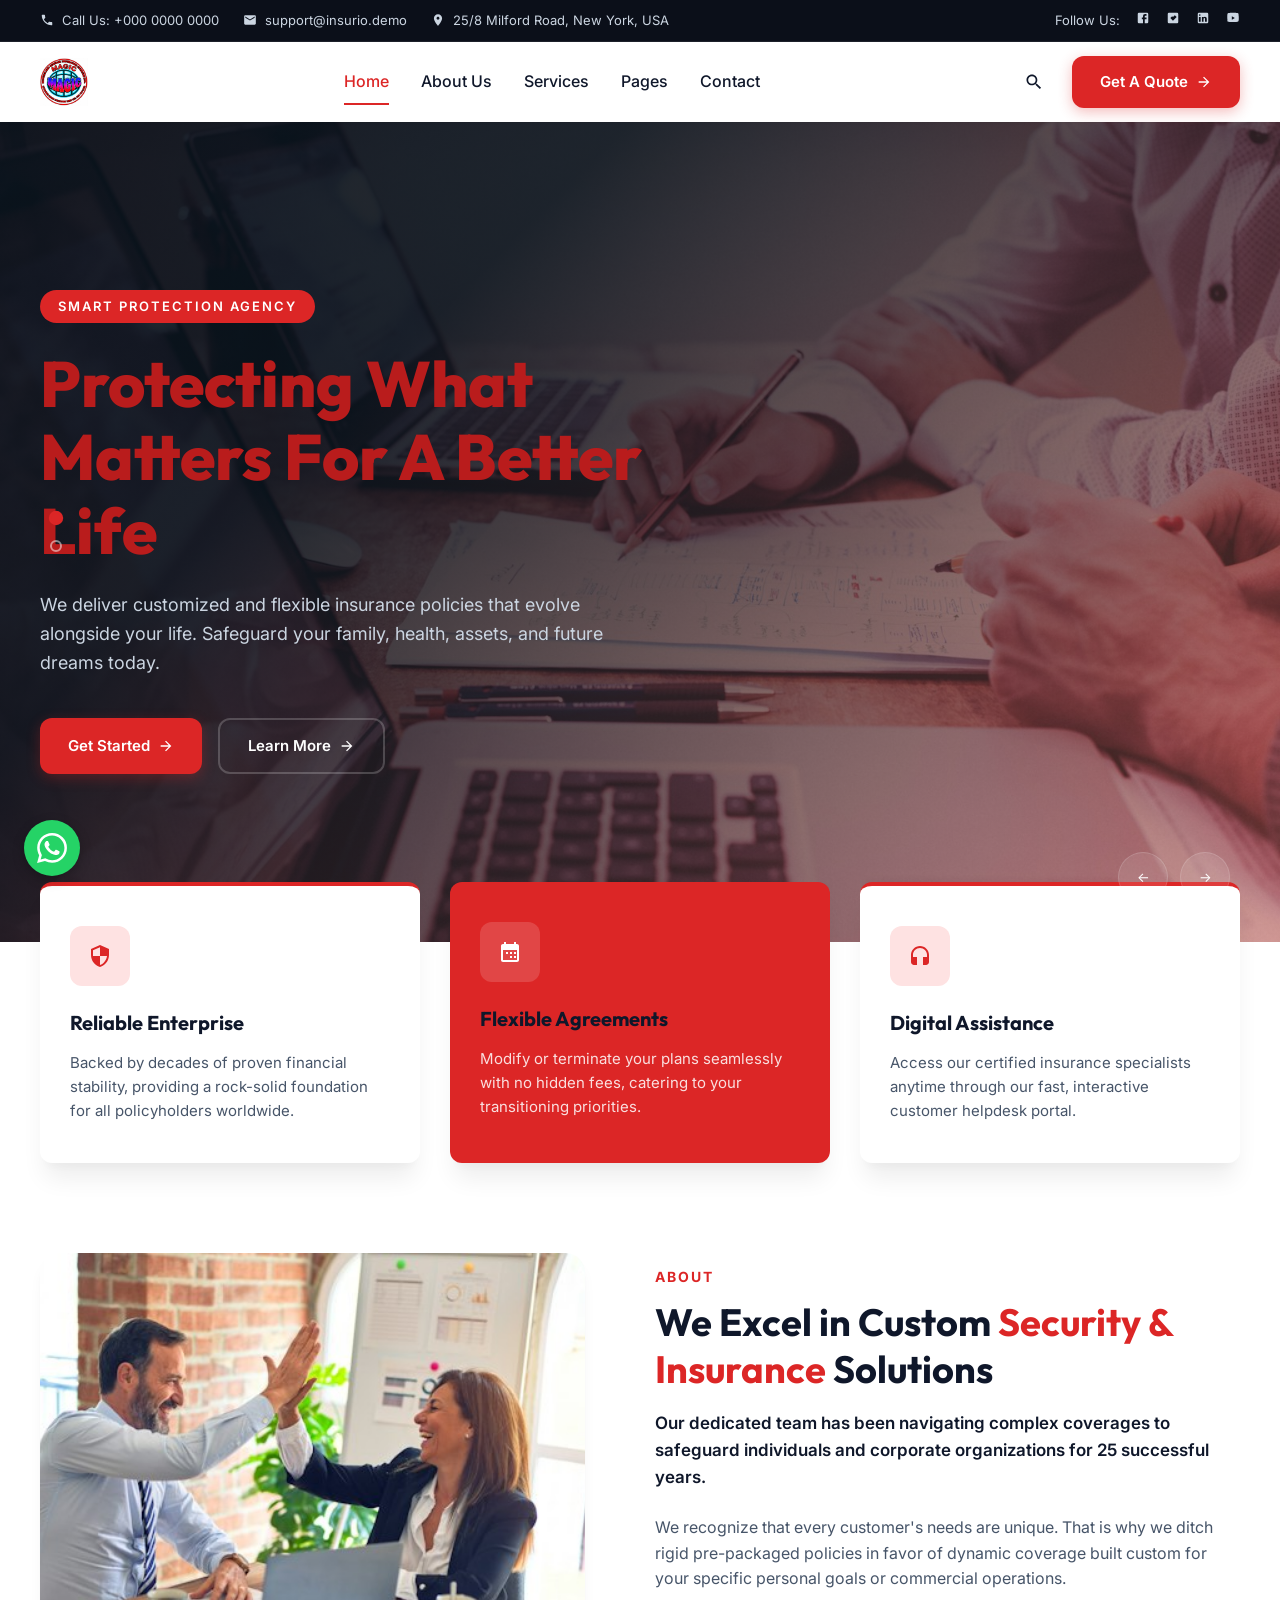
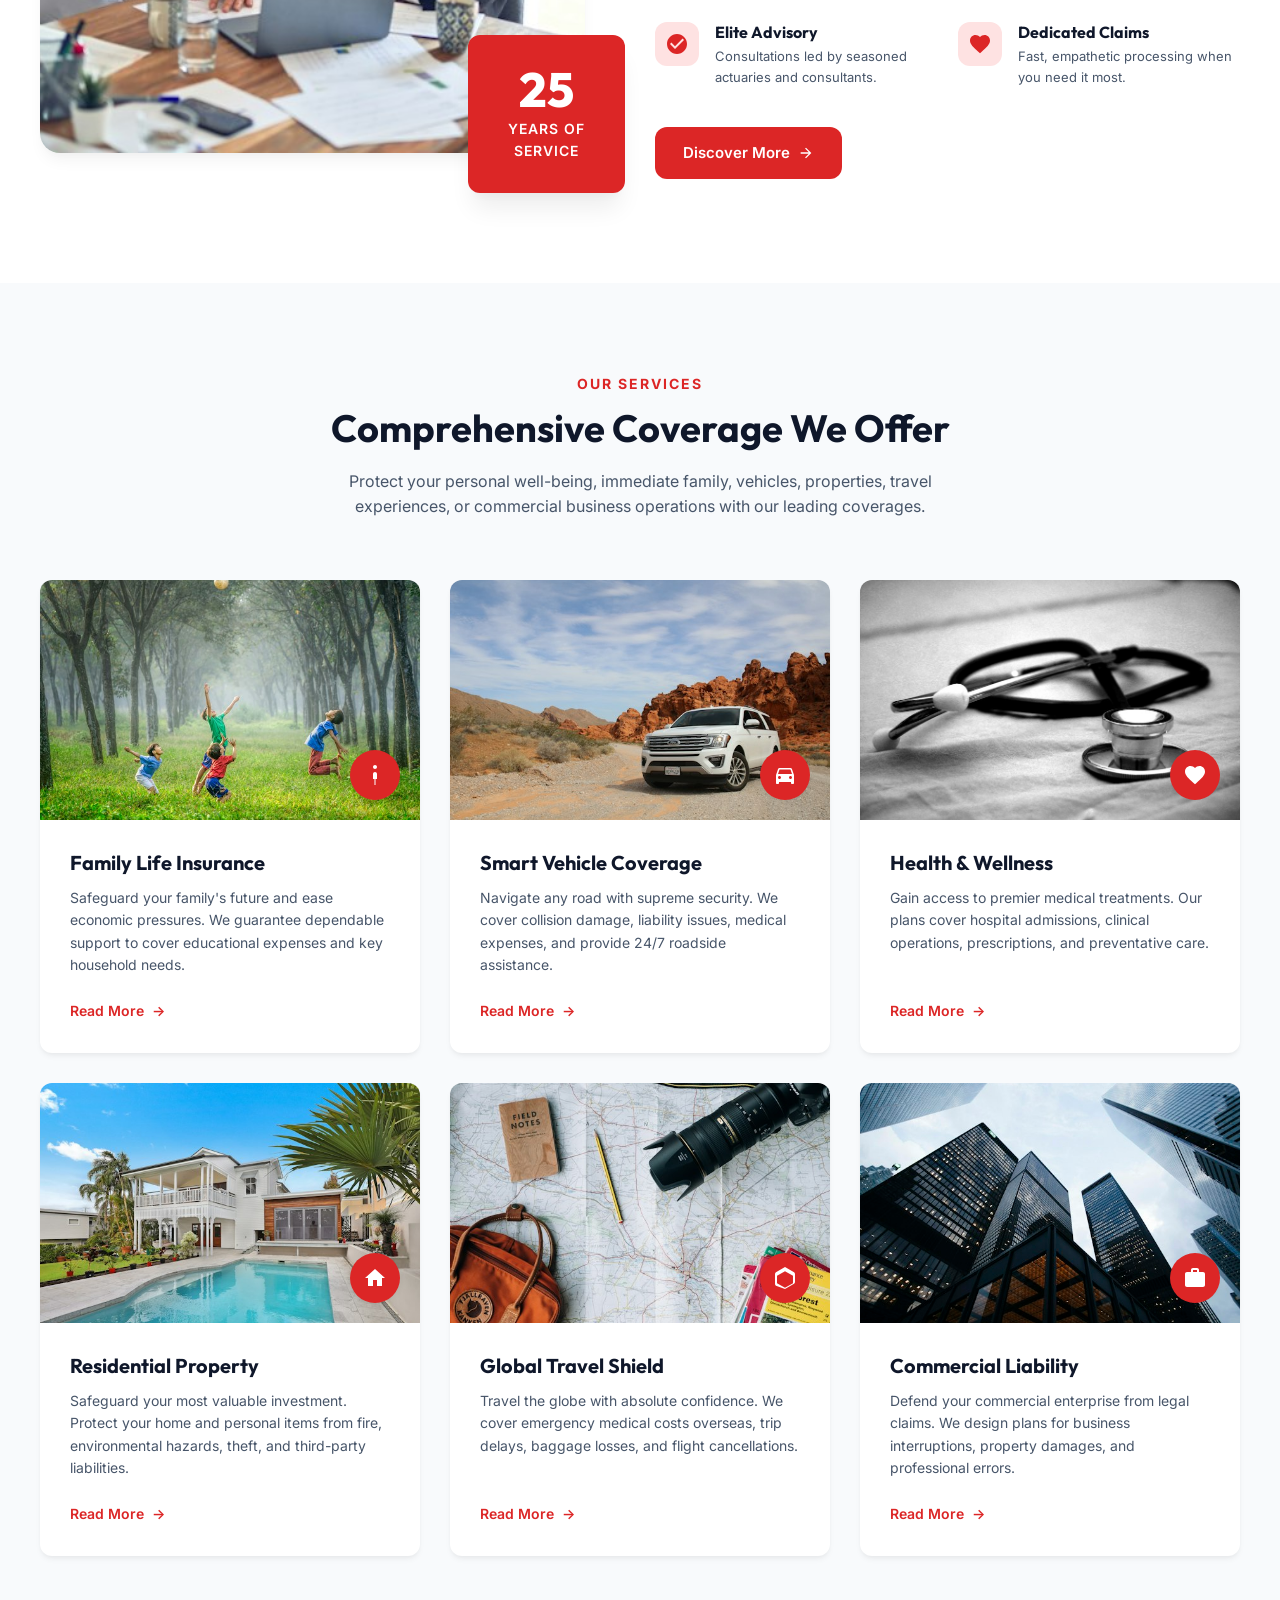
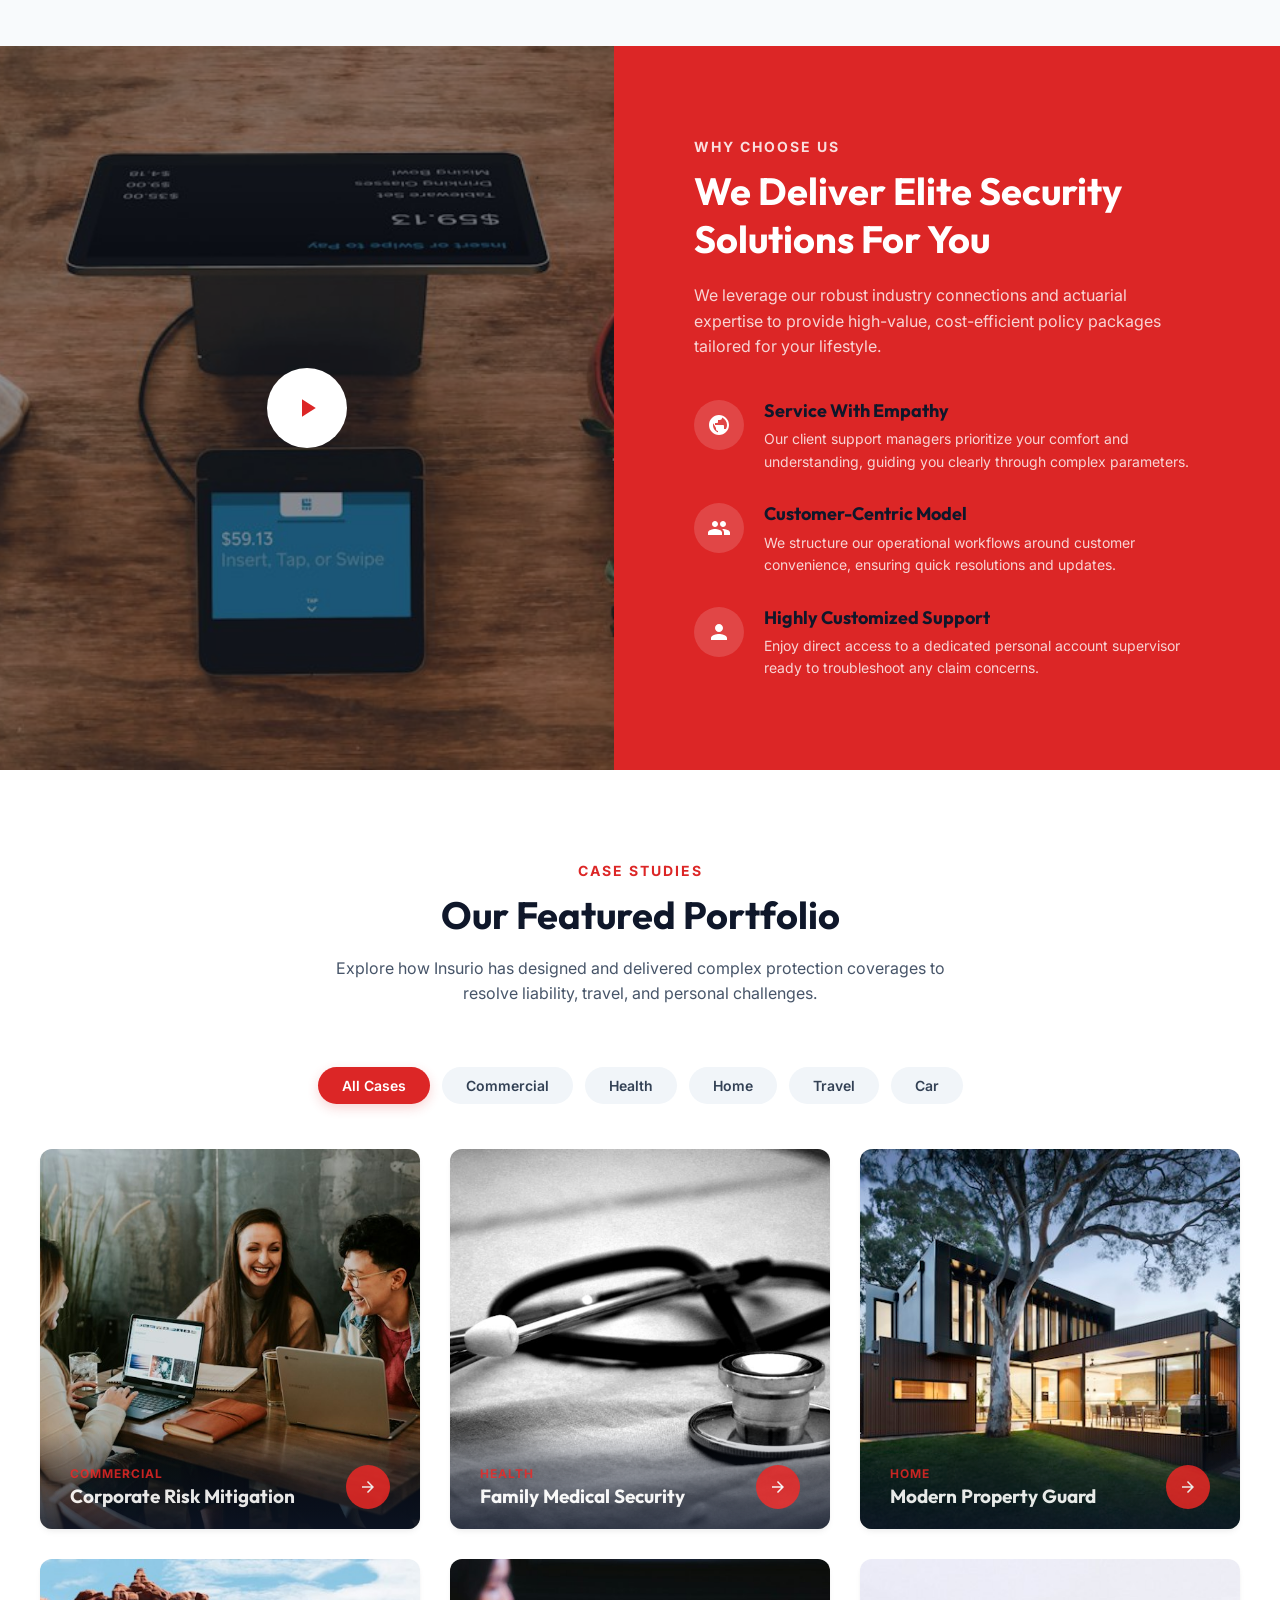
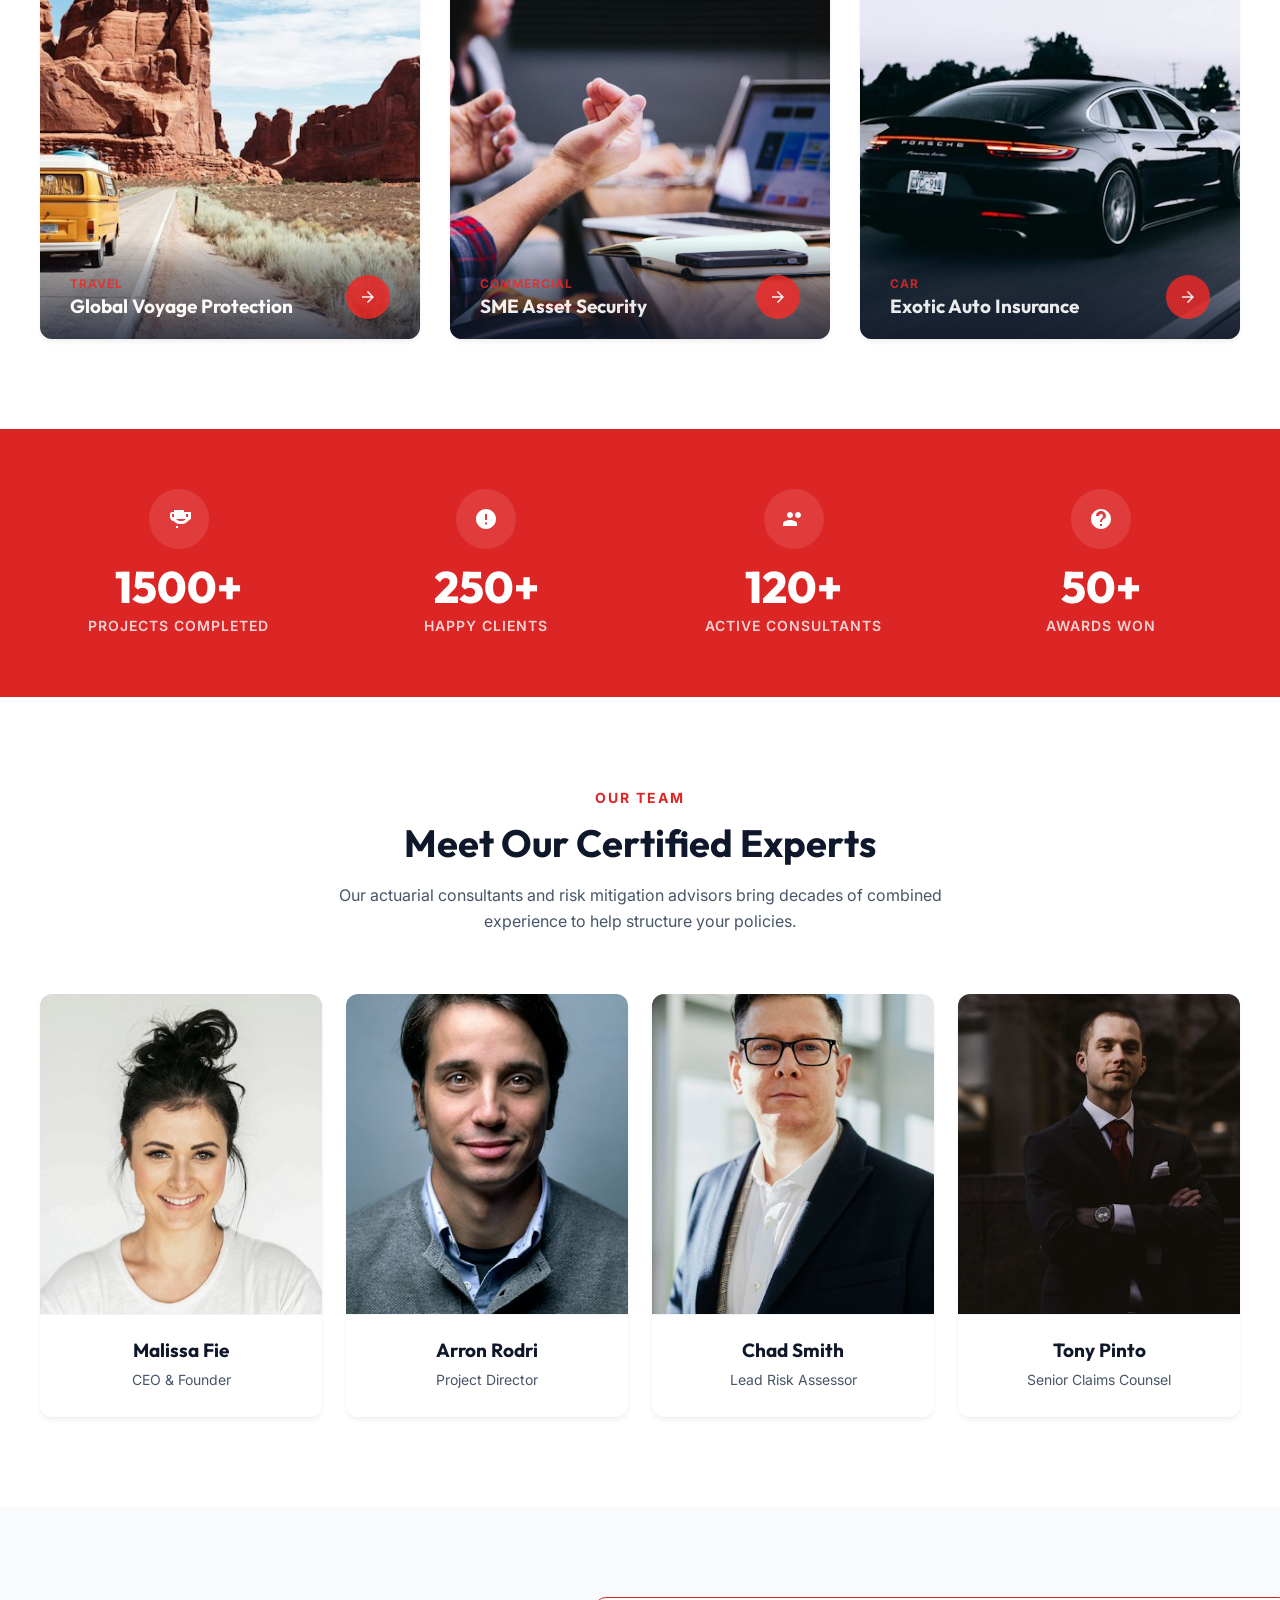
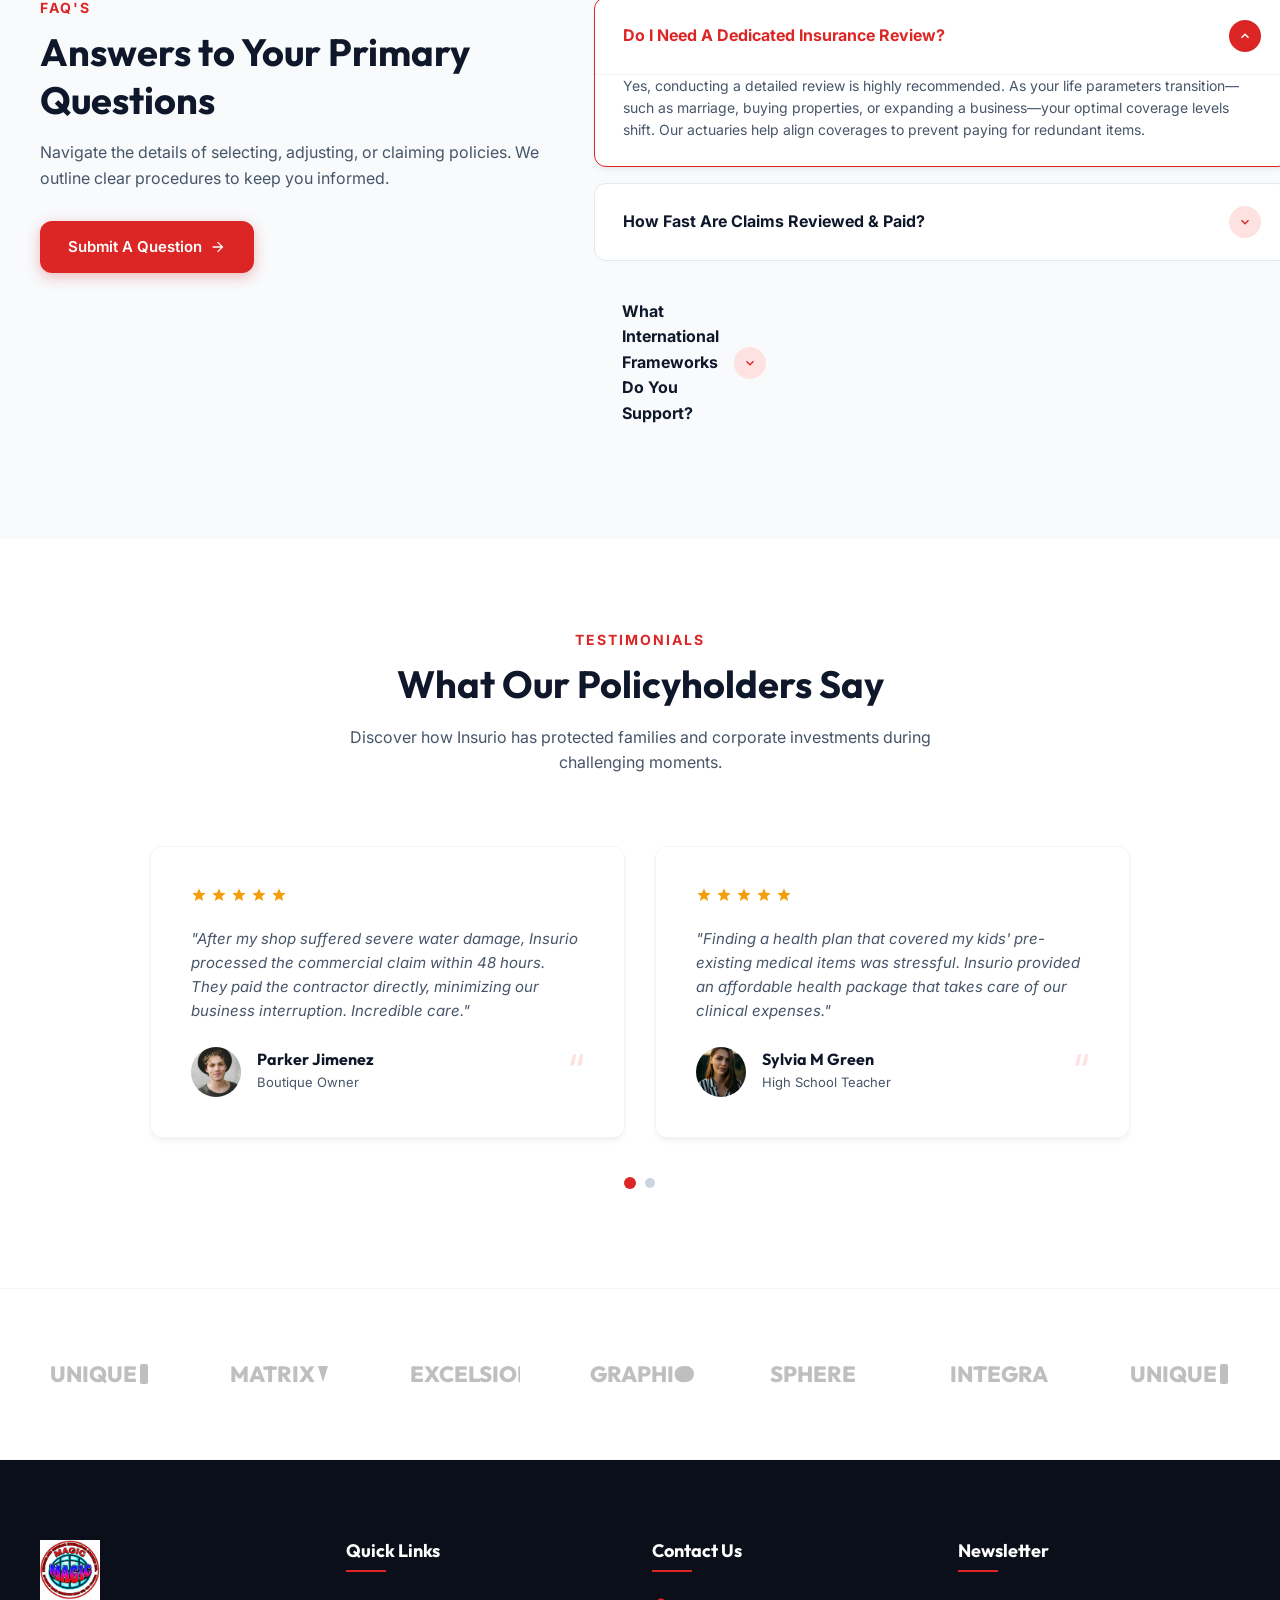
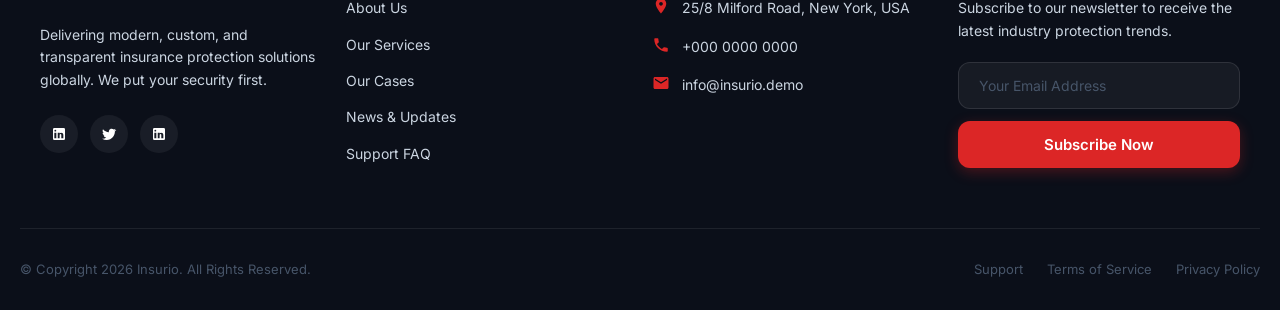
<file: index.html>
<!DOCTYPE html>
<html lang="en">
<head>
  <meta charset="UTF-8">
  <meta name="viewport" content="width=device-width, initial-scale=1.0">
  <title>Insurio | Premium Digital Insurance Agency & Protection</title>
  <meta name="description" content="Insurio provides top-tier digital insurance plans tailored for your life, business, health, and travels. Secure your future with modern, flexible protection today.">
  <link rel="stylesheet" href="css/style.css">
</head>
<body>

  <!-- --- TOP HEADER BANNER --- -->
  <div class="top-header">
    <div class="container flex-between">
      <div class="top-header-contacts">
        <div class="top-header-contact-item">
          <!-- AI Prompt: Small blue phone icon -->
          <svg class="svg-icon" viewBox="0 0 24 24" style="width:14px;height:14px;"><path d="M6.62 10.79c1.44 2.83 3.76 5.14 6.59 6.59l2.2-2.2c.27-.27.67-.36 1.02-.24 1.12.37 2.33.57 3.57.57.55 0 1 .45 1 1V20c0 .55-.45 1-1 1-9.39 0-17-7.61-17-17 0-.55.45-1 1-1h3.5c.55 0 1 .45 1 1 0 1.25.2 2.45.57 3.57.11.35.03.74-.25 1.02l-2.2 2.2z"/></svg>
          <a href="tel:000-0000-0000">Call Us: +000 0000 0000</a>
        </div>
        <div class="top-header-contact-item">
          <!-- AI Prompt: Small blue email envelope icon -->
          <svg class="svg-icon" viewBox="0 0 24 24" style="width:14px;height:14px;"><path d="M20 4H4c-1.1 0-1.99.9-1.99 2L2 18c0 1.1.9 2 2 2h16c1.1 0 2-.9 2-2V6c0-1.1-.9-2-2-2zm0 4l-8 5-8-5V6l8 5 8-5v2z"/></svg>
          <a href="mailto:support@insurio.demo">support@insurio.demo</a>
        </div>
        <div class="top-header-contact-item">
          <!-- AI Prompt: Small blue map pin location icon -->
          <svg class="svg-icon" viewBox="0 0 24 24" style="width:14px;height:14px;"><path d="M12 2C8.13 2 5 5.13 5 9c0 5.25 7 13 7 13s7-7.75 7-13c0-3.87-3.13-7-7-7zm0 9.5c-1.38 0-2.5-1.12-2.5-2.5s1.12-2.5 2.5-2.5 2.5 1.12 2.5 2.5-1.12 2.5-2.5 2.5z"/></svg>
          <span>25/8 Milford Road, New York, USA</span>
        </div>
      </div>
      <div class="top-header-socials">
        <span>Follow Us:</span>
        <a href="#" aria-label="Facebook">
          <!-- AI Prompt: Elegant minimalist corporate graphic vector icon -->
          <svg class="svg-icon" viewBox="0 0 24 24" style="width:14px;height:14px;"><path d="M5 3h14a2 2 0 0 1 2 2v14a2 2 0 0 1-2 2H5a2 2 0 0 1-2-2V5a2 2 0 0 1 2-2m13 2h-2.5A3.5 3.5 0 0 0 12 8.5V11h-2v3h2v7h3v-7h3v-3h-3V9a1 1 0 0 1 1-1h2V5z"/></svg>
        </a>
        <a href="#" aria-label="Twitter">
          <!-- AI Prompt: Elegant minimalist corporate graphic vector icon -->
          <svg class="svg-icon" viewBox="0 0 24 24" style="width:14px;height:14px;"><path d="M5 3h14a2 2 0 0 1 2 2v14a2 2 0 0 1-2 2H5a2 2 0 0 1-2-2V5a2 2 0 0 1 2-2m10.12 4.12l-3.18 3.19-1.35-1.35-3.18 3.18 4.53 4.54 6.36-6.37-3.18-3.19z"/></svg>
        </a>
        <a href="#" aria-label="LinkedIn">
          <!-- AI Prompt: Elegant minimalist corporate graphic vector icon -->
          <svg class="svg-icon" viewBox="0 0 24 24" style="width:14px;height:14px;"><path d="M19 3a2 2 0 0 1 2 2v14a2 2 0 0 1-2 2H5a2 2 0 0 1-2-2V5a2 2 0 0 1 2-2h14m-.5 15.5v-5.3a3.26 3.26 0 0 0-3.26-3.26c-.85 0-1.84.52-2.32 1.3v-1.11h-2.8v8.37h2.8v-4.87c0-.26.05-.52.12-.7a1.54 1.54 0 0 1 1.4-1c.75 0 1 .56 1 1.4v5.17h2.8M6.5 8.37a1.37 1.37 0 1 0 0-2.75 1.37 1.37 0 0 0 0 2.75M8 18.5V10.1H5v8.4h3z"/></svg>
        </a>
        <a href="#" aria-label="YouTube">
          <!-- AI Prompt: Elegant minimalist corporate graphic vector icon -->
          <svg class="svg-icon" viewBox="0 0 24 24" style="width:14px;height:14px;"><path d="M10 15l5.19-3L10 9v6m11.56-7.83c.13.47.22 1.1.28 1.9.06.8.08 1.54.08 2.22v1.42c0 .68-.02 1.42-.08 2.22a10.8 10.8 0 0 1-.28 1.9 2.5 2.5 0 0 1-1.78 1.78c-.47.13-1.1.22-1.9.28-.8.06-1.54.08-2.22.08H8.42c-.68 0-1.42-.02-2.22-.08a10.8 10.8 0 0 1-1.9-.28A2.5 2.5 0 0 1 2.52 15c-.13-.47-.22-1.1-.28-1.9C2.18 12.3 2.16 11.56 2.16 10.88v-1.42c0-.68.02-1.42.08-2.22a10.8 10.8 0 0 1 .28-1.9 2.5 2.5 0 0 1 1.78-1.78c.47-.13 1.1-.22 1.9-.28.8-.06 1.54-.08 2.22-.08h7.16c.68 0 1.42.02 2.22.08a10.8 10.8 0 0 1 1.9.28 2.5 2.5 0 0 1 1.78 1.78z"/></svg>
        </a>
      </div>
    </div>
  </div>

  <!-- --- MAIN NAVIGATION --- -->
  <header class="main-header">
    <div class="container nav-container">
      <a href="index.html" class="logo">
        <img src="images/IMAGE%203.jpeg" alt="MAGIC Logo">
      </a>
      
      <nav class="nav-menu">
        <div class="nav-item"><a href="index.html" class="nav-link active">Home</a></div>
        <div class="nav-item"><a href="about.html" class="nav-link">About Us</a></div>
        <div class="nav-item dropdown">
          <a href="services.html" class="nav-link">Services</a>
          <ul class="dropdown-menu">
            <li class="dropdown-item"><a href="services.html">All Services</a></li>
            <li class="dropdown-item"><a href="service-detail.html">Health & Wellness</a></li>
          </ul>
        </div>
        <div class="nav-item dropdown">
          <a href="#" class="nav-link">Pages</a>
          <ul class="dropdown-menu">
            <li class="dropdown-item"><a href="portfolio.html">Our Portfolio</a></li>
            <li class="dropdown-item"><a href="portfolio-detail.html">Portfolio Detail</a></li>
            <li class="dropdown-item"><a href="blog.html">News & Blog</a></li>
            <li class="dropdown-item"><a href="blog-detail.html">Blog Detail</a></li>
          </ul>
        </div>
        <div class="nav-item"><a href="contact.html" class="nav-link">Contact</a></div>
      </nav>

      <div class="header-right">
        <button class="search-btn" aria-label="Search">
          <!-- AI Prompt: Clean modern black search glass icon -->
          <svg class="svg-icon" viewBox="0 0 24 24" style="width:20px;height:20px;"><path d="M15.5 14h-.79l-.28-.27C15.41 12.59 16 11.11 16 9.5 16 5.91 13.09 3 9.5 3S3 5.91 3 9.5 5.91 16 9.5 16c1.61 0 3.09-.59 4.23-1.57l.27.28v.79l5 4.99L20.49 19l-4.99-5zm-6 0C7.01 14 5 11.99 5 9.5S7.01 5 9.5 5 14 7.01 14 9.5 11.99 14 9.5 14z"/></svg>
        </button>
        <a href="contact.html" class="btn btn-primary">
          Get A Quote
          <!-- AI Prompt: Elegant minimalist corporate graphic vector icon -->
          <svg class="svg-icon" viewBox="0 0 24 24" style="width:16px;height:16px;"><path d="M12 4l-1.41 1.41L16.17 11H4v2h12.17l-5.58 5.59L12 20l8-8z"/></svg>
        </a>
        <div class="hamburger">
          <span></span>
          <span></span>
          <span></span>
        </div>
      </div>
    </div>
  </header>

  <!-- --- HERO SECTION --- -->
  <section class="hero-section">
    <div class="hero-slider">
      <!-- Slide 1 -->
      <div class="hero-slide active">
        <div class="hero-bg">
          <!-- AI Prompt: High resolution image of professional insurance consultants team analyzing documents around laptop, bright workspace, warm modern tones -->
          <img src="images/photo-1454165804606-c3d57bc86b40.jpg" alt="Insurance Consultants Planning">
        </div>
        <div class="container hero-content-wrapper" style="height: 100%; display: flex; align-items: center;">
          <div class="hero-content">
            <span class="hero-subtitle">Smart Protection Agency</span>
            <h1 class="hero-title">Protecting What Matters For A Better Life</h1>
            <p class="hero-desc">We deliver customized and flexible insurance policies that evolve alongside your life. Safeguard your family, health, assets, and future dreams today.</p>
            <div class="hero-btns">
              <a href="services.html" class="btn btn-primary">
                Get Started
                <!-- AI Prompt: Elegant minimalist corporate graphic vector icon -->
                <svg class="svg-icon" viewBox="0 0 24 24" style="width:16px;height:16px;"><path d="M12 4l-1.41 1.41L16.17 11H4v2h12.17l-5.58 5.59L12 20l8-8z"/></svg>
              </a>
              <a href="about.html" class="btn btn-outline-white">
                Learn More
                <!-- AI Prompt: Elegant minimalist corporate graphic vector icon -->
                <svg class="svg-icon" viewBox="0 0 24 24" style="width:16px;height:16px;"><path d="M12 4l-1.41 1.41L16.17 11H4v2h12.17l-5.58 5.59L12 20l8-8z"/></svg>
              </a>
            </div>
          </div>
        </div>
      </div>

      <!-- Slide 2 -->
      <div class="hero-slide">
        <div class="hero-bg">
          <!-- AI Prompt: Happy multi-generational family sitting together laughing in a cozy modern home interior with soft ambient light -->
          <img src="images/photo-1511895426328-dc8714191300.jpg" alt="Secure Family in Home">
        </div>
        <div class="container hero-content-wrapper" style="height: 100%; display: flex; align-items: center;">
          <div class="hero-content">
            <span class="hero-subtitle">Comprehensive Security</span>
            <h1 class="hero-title">Tailored Insurance Plans For Your Family</h1>
            <p class="hero-desc">Experience complete peace of mind with insurance coverage engineered to shield your loved ones from the unexpected. Discover our dynamic health and life solutions.</p>
            <div class="hero-btns">
              <a href="services.html" class="btn btn-primary">
                Explore Plans
                <!-- AI Prompt: Elegant minimalist corporate graphic vector icon -->
                <svg class="svg-icon" viewBox="0 0 24 24" style="width:16px;height:16px;"><path d="M12 4l-1.41 1.41L16.17 11H4v2h12.17l-5.58 5.59L12 20l8-8z"/></svg>
              </a>
              <a href="contact.html" class="btn btn-outline-white">
                Talk to Expert
                <!-- AI Prompt: Elegant minimalist corporate graphic vector icon -->
                <svg class="svg-icon" viewBox="0 0 24 24" style="width:16px;height:16px;"><path d="M12 4l-1.41 1.41L16.17 11H4v2h12.17l-5.58 5.59L12 20l8-8z"/></svg>
              </a>
            </div>
          </div>
        </div>
      </div>
    </div>

    <!-- Controls -->
    <div class="hero-arrows">
      <button class="hero-arrow hero-arrow-prev" aria-label="Previous Slide">&larr;</button>
      <button class="hero-arrow hero-arrow-next" aria-label="Next Slide">&rarr;</button>
    </div>

    <!-- Indicators -->
    <div class="hero-dots">
      <span class="hero-dot active" data-slide="0"></span>
      <span class="hero-dot" data-slide="1"></span>
    </div>
  </section>

  <!-- --- FEATURE CARDS SECTION (OVERLAPPING) --- -->
  <section class="features-section">
    <div class="container">
      <div class="grid-3">
        <!-- Card 1 -->
        <div class="feature-card">
          <div class="feature-icon-wrapper">
            <!-- AI Prompt: Blue shield icon representing Trust and Security -->
            <svg class="svg-icon" viewBox="0 0 24 24"><path d="M12 1L3 5v6c0 5.55 3.84 10.74 9 12 5.16-1.26 9-6.45 9-12V5l-9-4zm0 10.99h7c-.53 4.12-3.28 7.79-7 8.94V12H5V6.3l7-3.11v8.8z"/></svg>
          </div>
          <h3 class="feature-title">Reliable Enterprise</h3>
          <p class="feature-desc">Backed by decades of proven financial stability, providing a rock-solid foundation for all policyholders worldwide.</p>
        </div>

        <!-- Card 2 (Active/Filled) -->
        <div class="feature-card feature-card-primary">
          <div class="feature-icon-wrapper">
            <!-- AI Prompt: White calendar clock icon representing Flexible Cancellation -->
            <svg class="svg-icon" viewBox="0 0 24 24"><path d="M19 4h-1V2h-2v2H8V2H6v2H5c-1.11 0-1.99.9-1.99 2L3 20c0 1.1.89 2 2 2h14c1.1 0 2-.9 2-2V6c0-1.1-.9-2-2-2zm0 16H5V10h14v10zm-5-8h-2v2h2v-2zm-4 0H8v2h2v-2zm8 0h-2v2h2v-2zm-4 4h-2v2h2v-2zm-4 4H8v2h2v-2zm8-4h-2v2h2v-2z"/></svg>
          </div>
          <h3 class="feature-title">Flexible Agreements</h3>
          <p class="feature-desc">Modify or terminate your plans seamlessly with no hidden fees, catering to your transitioning priorities.</p>
        </div>

        <!-- Card 3 -->
        <div class="feature-card">
          <div class="feature-icon-wrapper">
            <!-- AI Prompt: Blue headset operator icon representing 24/7 Support -->
            <svg class="svg-icon" viewBox="0 0 24 24"><path d="M12 2c-4.97 0-9 4.03-9 9v7c0 1.66 1.34 3 3 3h3v-8H5v-2c0-3.87 3.13-7 7-7s7 3.13 7 7v2h-4v8h3c1.66 0 3-1.34 3-3v-7c0-4.97-4.03-9-9-9z"/></svg>
          </div>
          <h3 class="feature-title">Digital Assistance</h3>
          <p class="feature-desc">Access our certified insurance specialists anytime through our fast, interactive customer helpdesk portal.</p>
        </div>
      </div>
    </div>
  </section>

  <!-- --- ABOUT US SECTION --- -->
  <section class="section" id="about">
    <div class="container grid-2">
      <div class="about-image-column">
        <div class="about-img-main">
          <!-- AI Prompt: Professional female consultant explaining document terms to a mature couple in clean modern office, warm lighting -->
          <img src="images/photo-1600880292203-757bb62b4baf.jpg" alt="Consulting Clients">
        </div>
        <div class="about-experience-badge">
          <span class="about-exp-num">25</span>
          <span class="about-exp-text">Years Of<br>Service</span>
        </div>
      </div>
      
      <div class="about-content-column">
        <span class="section-subtitle">About</span>
        <h2 class="section-title">We Excel in Custom <span>Security & Insurance</span> Solutions</h2>
        <p class="about-desc-accent">Our dedicated team has been navigating complex coverages to safeguard individuals and corporate organizations for 25 successful years.</p>
        <p class="section-desc">We recognize that every customer's needs are unique. That is why we ditch rigid pre-packaged policies in favor of dynamic coverage built custom for your specific personal goals or commercial operations.</p>
        
        <div class="about-bullet-list">
          <div class="about-bullet-item">
            <div class="about-bullet-icon">
              <!-- AI Prompt: Blue checkmark shield icon -->
              <svg class="svg-icon" viewBox="0 0 24 24"><path d="M12 2C6.48 2 2 6.48 2 12s4.48 10 10 10 10-4.48 10-10S17.52 2 12 2zm-2 15l-5-5 1.41-1.41L10 14.17l7.59-7.59L19 8l-9 9z"/></svg>
            </div>
            <div>
              <h4 class="about-bullet-title">Elite Advisory</h4>
              <p class="about-bullet-desc">Consultations led by seasoned actuaries and consultants.</p>
            </div>
          </div>
          <div class="about-bullet-item">
            <div class="about-bullet-icon">
              <!-- AI Prompt: Blue hands holding heart icon -->
              <svg class="svg-icon" viewBox="0 0 24 24"><path d="M12 21.35l-1.45-1.32C5.4 15.36 2 12.28 2 8.5 2 5.42 4.42 3 7.5 3c1.74 0 3.41.81 4.5 2.09C13.09 3.81 14.76 3 16.5 3 19.58 3 22 5.42 22 8.5c0 3.78-3.4 6.86-8.55 11.54L12 21.35z"/></svg>
            </div>
            <div>
              <h4 class="about-bullet-title">Dedicated Claims</h4>
              <p class="about-bullet-desc">Fast, empathetic processing when you need it most.</p>
            </div>
          </div>
        </div>

        <div>
          <a href="about.html" class="btn btn-secondary">
            Discover More
            <!-- AI Prompt: Elegant minimalist corporate graphic vector icon -->
            <svg class="svg-icon" viewBox="0 0 24 24" style="width:16px;height:16px;"><path d="M12 4l-1.41 1.41L16.17 11H4v2h12.17l-5.58 5.59L12 20l8-8z"/></svg>
          </a>
        </div>
      </div>
    </div>
  </section>

  <!-- --- SERVICES WHAT WE OFFER --- -->
  <section class="section section-light" id="services">
    <div class="container">
      <div class="section-header">
        <span class="section-subtitle">Our Services</span>
        <h2 class="section-title">Comprehensive Coverage We Offer</h2>
        <p class="section-desc">Protect your personal well-being, immediate family, vehicles, properties, travel experiences, or commercial business operations with our leading coverages.</p>
      </div>

      <div class="grid-3 services-grid">
        <!-- Service 1: Life Insurance -->
        <div class="service-item-card">
          <div class="service-card-image">
            <!-- AI Prompt: Close up of a parent holding a child's hand outdoors, soft natural background focus -->
            <img src="images/photo-1502086223501-7ea6ecd79368.jpg" alt="Life Insurance">
            <div class="service-card-icon">
              <!-- AI Prompt: White family protection icon -->
              <svg class="svg-icon" viewBox="0 0 24 24"><path d="M12 6c1.1 0 2-.9 2-2s-.9-2-2-2-2 .9-2 2 .9 2 2 2zm0 3c-1.1 0-2 .9-2 2v5h1.5v6h1v-6H14v-5c0-1.1-.9-2-2-2z"/></svg>
            </div>
          </div>
          <div class="service-card-body">
            <h3 class="service-card-title">Family Life Insurance</h3>
            <p class="service-card-desc">Safeguard your family's future and ease economic pressures. We guarantee dependable support to cover educational expenses and key household needs.</p>
            <a href="services.html" class="service-card-link">
              Read More <span>&rarr;</span>
            </a>
          </div>
        </div>

        <!-- Service 2: Car Insurance -->
        <div class="service-item-card">
          <div class="service-card-image">
            <!-- AI Prompt: Side view of a modern luxury car driving on a scenic highway at dusk -->
            <img src="images/photo-1533473359331-0135ef1b58bf.jpg" alt="Car Insurance">
            <div class="service-card-icon">
              <!-- AI Prompt: White car vehicle icon -->
              <svg class="svg-icon" viewBox="0 0 24 24"><path d="M18.92 6.01C18.72 5.42 18.16 5 17.5 5h-11c-.66 0-1.21.42-1.42.99L3 12v8c0 .55.45 1 1 1h1c.55 0 1-.45 1-1v-1h12v1c0 .55.45 1 1 1h1c.55 0 1-.45 1-1v-8l-2.08-5.99zM6.5 16c-.83 0-1.5-.67-1.5-1.5S5.67 13 6.5 13s1.5.67 1.5 1.5S7.33 16 6.5 16zm11 0c-.83 0-1.5-.67-1.5-1.5s.67-1.5 1.5-1.5 1.5.67 1.5 1.5-.67 1.5-1.5 1.5zM5 11l1.5-4.5h11L19 11H5z"/></svg>
            </div>
          </div>
          <div class="service-card-body">
            <h3 class="service-card-title">Smart Vehicle Coverage</h3>
            <p class="service-card-desc">Navigate any road with supreme security. We cover collision damage, liability issues, medical expenses, and provide 24/7 roadside assistance.</p>
            <a href="services.html" class="service-card-link">
              Read More <span>&rarr;</span>
            </a>
          </div>
        </div>

        <!-- Service 3: Health Insurance -->
        <div class="service-item-card">
          <div class="service-card-image">
            <!-- AI Prompt: Close up of doctor holding patient's hands with empathy in a brightly lit clinic -->
            <img src="images/photo-1505751172876-fa1923c5c528.jpg" alt="Health Insurance">
            <div class="service-card-icon">
              <!-- AI Prompt: White heart pulse heartbeat medical icon -->
              <svg class="svg-icon" viewBox="0 0 24 24"><path d="M12 21.35l-1.45-1.32C5.4 15.36 2 12.28 2 8.5 2 5.42 4.42 3 7.5 3c1.74 0 3.41.81 4.5 2.09C13.09 3.81 14.76 3 16.5 3 19.58 3 22 5.42 22 8.5c0 3.78-3.4 6.86-8.55 11.54L12 21.35z"/></svg>
            </div>
          </div>
          <div class="service-card-body">
            <h3 class="service-card-title">Health & Wellness</h3>
            <p class="service-card-desc">Gain access to premier medical treatments. Our plans cover hospital admissions, clinical operations, prescriptions, and preventative care.</p>
            <a href="service-detail.html" class="service-card-link">
              Read More <span>&rarr;</span>
            </a>
          </div>
        </div>

        <!-- Service 4: Home Insurance -->
        <div class="service-item-card">
          <div class="service-card-image">
            <!-- AI Prompt: Exterior view of a modern luxury suburban house surrounded by lush greenery, evening lighting -->
            <img src="images/photo-1564013799919-ab600027ffc6.jpg" alt="Home Insurance">
            <div class="service-card-icon">
              <!-- AI Prompt: White building house property icon -->
              <svg class="svg-icon" viewBox="0 0 24 24"><path d="M10 20v-6h4v6h5v-8h3L12 3 2 12h3v8z"/></svg>
            </div>
          </div>
          <div class="service-card-body">
            <h3 class="service-card-title">Residential Property</h3>
            <p class="service-card-desc">Safeguard your most valuable investment. Protect your home and personal items from fire, environmental hazards, theft, and third-party liabilities.</p>
            <a href="services.html" class="service-card-link">
              Read More <span>&rarr;</span>
            </a>
          </div>
        </div>

        <!-- Service 5: Travel Insurance -->
        <div class="service-item-card">
          <div class="service-card-image">
            <!-- AI Prompt: Close up of a leather passport holder, notebook and vintage camera resting on a world map -->
            <img src="images/photo-1488646953014-85cb44e25828.jpg" alt="Travel Insurance">
            <div class="service-card-icon">
              <!-- AI Prompt: White airplane globe traveling icon -->
              <svg class="svg-icon" viewBox="0 0 24 24"><path d="M21.99 8c0-.72-.37-1.35-.94-1.7L12 1 2.95 6.3c-.57.35-.94.98-.94 1.7v10c0 .72.37 1.35.94 1.7L12 23l9.05-5.3c.57-.35.94-.98.94-1.7V8zm-2 9.3L12 21.8l-7.99-4.5V9.7L12 5.2l7.99 4.5v7.6z"/></svg>
            </div>
          </div>
          <div class="service-card-body">
            <h3 class="service-card-title">Global Travel Shield</h3>
            <p class="service-card-desc">Travel the globe with absolute confidence. We cover emergency medical costs overseas, trip delays, baggage losses, and flight cancellations.</p>
            <a href="services.html" class="service-card-link">
              Read More <span>&rarr;</span>
            </a>
          </div>
        </div>

        <!-- Service 6: Business Insurance -->
        <div class="service-item-card">
          <div class="service-card-image">
            <!-- AI Prompt: Low angle architectural shot of tall glass skyscrapers pointing to blue sky in financial district -->
            <img src="images/photo-1486406146926-c627a92ad1ab.jpg" alt="Business Insurance">
            <div class="service-card-icon">
              <!-- AI Prompt: White briefcase work business icon -->
              <svg class="svg-icon" viewBox="0 0 24 24"><path d="M20 6h-4V4c0-1.11-.89-2-2-2h-4c-1.11 0-2 .89-2 2v2H4c-1.11 0-1.99.89-1.99 2L2 19c0 1.11.89 2 2 2h16c1.11 0 2-.89 2-2V8c0-1.11-.89-2-2-2zm-6 0h-4V4h4v2z"/></svg>
            </div>
          </div>
          <div class="service-card-body">
            <h3 class="service-card-title">Commercial Liability</h3>
            <p class="service-card-desc">Defend your commercial enterprise from legal claims. We design plans for business interruptions, property damages, and professional errors.</p>
            <a href="services.html" class="service-card-link">
              Read More <span>&rarr;</span>
            </a>
          </div>
        </div>
      </div>
    </div>
  </section>

  <!-- --- WHY CHOOSE US SECTION --- -->
  <section class="section why-section">
    <div class="why-grid">
      <div class="why-video-column">
        <div class="why-video-bg">
          <!-- AI Prompt: A smiling female agent explaining a policy mockup on tablet to a male client in bright creative office -->
          <img src="images/photo-1556742044-3c52d6e88c62.jpg" alt="Corporate insurance explanation">
        </div>
        <button class="why-play-btn" aria-label="Play Corporate Video" onclick="alert('This will trigger a video tour detailing Insurio protection services.')">
          <!-- AI Prompt: Blue triangular play button icon -->
          <svg class="svg-icon" viewBox="0 0 24 24" style="width:30px;height:30px;"><path d="M8 5v14l11-7z"/></svg>
        </button>
      </div>
      
      <div class="why-content-column">
        <span class="why-subtitle">Why Choose Us</span>
        <h2 class="why-title">We Deliver Elite Security Solutions For You</h2>
        <p class="why-desc">We leverage our robust industry connections and actuarial expertise to provide high-value, cost-efficient policy packages tailored for your lifestyle.</p>
        
        <div class="why-list">
          <!-- Item 1 -->
          <div class="why-item">
            <div class="why-icon">
              <!-- AI Prompt: White hand handshake icon -->
              <svg class="svg-icon" viewBox="0 0 24 24"><path d="M12 2C6.48 2 2 6.48 2 12s4.48 10 10 10 10-4.48 10-10S17.52 2 12 2zm1 17.93c-3.95-.49-7-3.85-7-7.93 0-.62.08-1.21.21-1.79L9 15v1c0 1.1.9 2 2 2v1.93zm6.9-2.54c-.26-.81-1-1.39-1.9-1.39h-1v-3c0-.55-.45-1-1-1H8v-2h2c.55 0 1-.45 1-1V7h2c1.1 0 2-.9 2-2v-.41c2.93 1.19 5 4.06 5 7.41 0 2.08-.8 3.97-2.1 5.39z"/></svg>
            </div>
            <div>
              <h3 class="why-item-title">Service With Empathy</h3>
              <p class="why-item-desc">Our client support managers prioritize your comfort and understanding, guiding you clearly through complex parameters.</p>
            </div>
          </div>
          <!-- Item 2 -->
          <div class="why-item">
            <div class="why-icon">
              <!-- AI Prompt: White group users icon -->
              <svg class="svg-icon" viewBox="0 0 24 24"><path d="M16 11c1.66 0 2.99-1.34 2.99-3S17.66 5 16 5c-1.66 0-3 1.34-3 3s1.34 3 3 3zm-8 0c1.66 0 2.99-1.34 2.99-3S9.66 5 8 5C6.34 5 5 6.34 5 8s1.34 3 3 3zm0 2c-2.33 0-7 1.17-7 3.5V19h14v-2.5c0-2.33-4.67-3.5-7-3.5zm8 0c-.29 0-.62.02-.97.05 1.16.84 1.97 1.97 1.97 3.45V19h6v-2.5c0-2.33-4.67-3.5-7-3.5z"/></svg>
            </div>
            <div>
              <h3 class="why-item-title">Customer-Centric Model</h3>
              <p class="why-item-desc">We structure our operational workflows around customer convenience, ensuring quick resolutions and updates.</p>
            </div>
          </div>
          <!-- Item 3 -->
          <div class="why-item">
            <div class="why-icon">
              <!-- AI Prompt: White personal user gear setup icon -->
              <svg class="svg-icon" viewBox="0 0 24 24"><path d="M12 12c2.21 0 4-1.79 4-4s-1.79-4-4-4-4 1.79-4 4 1.79 4 4 4zm0 2c-2.67 0-8 1.34-8 4v2h16v-2c0-2.66-5.33-4-8-4z"/></svg>
            </div>
            <div>
              <h3 class="why-item-title">Highly Customized Support</h3>
              <p class="why-item-desc">Enjoy direct access to a dedicated personal account supervisor ready to troubleshoot any claim concerns.</p>
            </div>
          </div>
        </div>
      </div>
    </div>
  </section>

  <!-- --- FEATURED PORTFOLIO SECTION --- -->
  <section class="section" id="portfolio">
    <div class="container">
      <div class="section-header">
        <span class="section-subtitle">Case Studies</span>
        <h2 class="section-title">Our Featured Portfolio</h2>
        <p class="section-desc">Explore how Insurio has designed and delivered complex protection coverages to resolve liability, travel, and personal challenges.</p>
      </div>

      <!-- Filters -->
      <div class="portfolio-filters">
        <button class="portfolio-filter-btn active" data-filter="all">All Cases</button>
        <button class="portfolio-filter-btn" data-filter="business">Commercial</button>
        <button class="portfolio-filter-btn" data-filter="health">Health</button>
        <button class="portfolio-filter-btn" data-filter="home">Home</button>
        <button class="portfolio-filter-btn" data-filter="travel">Travel</button>
        <button class="portfolio-filter-btn" data-filter="car">Car</button>
      </div>

      <!-- Grid -->
      <div class="portfolio-grid">
        <!-- Item 1: Business -->
        <div class="portfolio-item" data-category="business">
          <div class="portfolio-item-img">
            <!-- AI Prompt: Professional colleagues collaborating at a long corporate conference desk with high end computers -->
            <img src="images/photo-1522202176988-66273c2fd55f.jpg" alt="Corporate Risk Mitigation">
          </div>
          <div class="portfolio-item-overlay">
            <div>
              <span class="portfolio-item-cat">Commercial</span>
              <h3 class="portfolio-item-title">Corporate Risk Mitigation</h3>
            </div>
            <a href="portfolio-detail.html" class="portfolio-item-btn" aria-label="View Corporate Case Detail">
              <!-- AI Prompt: Elegant minimalist corporate graphic vector icon -->
              <svg class="svg-icon" viewBox="0 0 24 24" style="width:18px;height:18px;"><path d="M12 4l-1.41 1.41L16.17 11H4v2h12.17l-5.58 5.59L12 20l8-8z"/></svg>
            </a>
          </div>
        </div>

        <!-- Item 2: Health -->
        <div class="portfolio-item" data-category="health">
          <div class="portfolio-item-img">
            <!-- AI Prompt: A senior male doctor explaining diagnosis details on folder to a female patient inside clinic -->
            <img src="images/photo-1505751172876-fa1923c5c528.jpg" alt="Family Health Protection">
          </div>
          <div class="portfolio-item-overlay">
            <div>
              <span class="portfolio-item-cat">Health</span>
              <h3 class="portfolio-item-title">Family Medical Security</h3>
            </div>
            <a href="portfolio-detail.html" class="portfolio-item-btn" aria-label="View Medical Case Detail">
              <!-- AI Prompt: Elegant minimalist corporate graphic vector icon -->
              <svg class="svg-icon" viewBox="0 0 24 24" style="width:18px;height:18px;"><path d="M12 4l-1.41 1.41L16.17 11H4v2h12.17l-5.58 5.59L12 20l8-8z"/></svg>
            </a>
          </div>
        </div>

        <!-- Item 3: Home -->
        <div class="portfolio-item" data-category="home">
          <div class="portfolio-item-img">
            <!-- AI Prompt: Modern warm living room interior decorated with wooden elements and plants, looking clean and cozy -->
            <img src="images/photo-1600585154340-be6161a56a0c.jpg" alt="Home Asset Guard">
          </div>
          <div class="portfolio-item-overlay">
            <div>
              <span class="portfolio-item-cat">Home</span>
              <h3 class="portfolio-item-title">Modern Property Guard</h3>
            </div>
            <a href="portfolio-detail.html" class="portfolio-item-btn" aria-label="View Home Case Detail">
              <!-- AI Prompt: Elegant minimalist corporate graphic vector icon -->
              <svg class="svg-icon" viewBox="0 0 24 24" style="width:18px;height:18px;"><path d="M12 4l-1.41 1.41L16.17 11H4v2h12.17l-5.58 5.59L12 20l8-8z"/></svg>
            </a>
          </div>
        </div>

        <!-- Item 4: Travel -->
        <div class="portfolio-item" data-category="travel">
          <div class="portfolio-item-img">
            <!-- AI Prompt: Rear view of two travelers sitting on peak edge, looking at beautiful mountain canyon landscape -->
            <img src="images/photo-1469854523086-cc02fe5d8800.jpg" alt="Global Voyage Shield">
          </div>
          <div class="portfolio-item-overlay">
            <div>
              <span class="portfolio-item-cat">Travel</span>
              <h3 class="portfolio-item-title">Global Voyage Protection</h3>
            </div>
            <a href="portfolio-detail.html" class="portfolio-item-btn" aria-label="View Travel Case Detail">
              <!-- AI Prompt: Elegant minimalist corporate graphic vector icon -->
              <svg class="svg-icon" viewBox="0 0 24 24" style="width:18px;height:18px;"><path d="M12 4l-1.41 1.41L16.17 11H4v2h12.17l-5.58 5.59L12 20l8-8z"/></svg>
            </a>
          </div>
        </div>

        <!-- Item 5: Business -->
        <div class="portfolio-item" data-category="business">
          <div class="portfolio-item-img">
            <!-- AI Prompt: Group of diverse business partners laughing during a casual meeting at a sunny office room table -->
            <img src="images/photo-1517245386807-bb43f82c33c4.jpg" alt="Commercial Liability Case">
          </div>
          <div class="portfolio-item-overlay">
            <div>
              <span class="portfolio-item-cat">Commercial</span>
              <h3 class="portfolio-item-title">SME Asset Security</h3>
            </div>
            <a href="portfolio-detail.html" class="portfolio-item-btn" aria-label="View SME Case Detail">
              <!-- AI Prompt: Elegant minimalist corporate graphic vector icon -->
              <svg class="svg-icon" viewBox="0 0 24 24" style="width:18px;height:18px;"><path d="M12 4l-1.41 1.41L16.17 11H4v2h12.17l-5.58 5.59L12 20l8-8z"/></svg>
            </a>
          </div>
        </div>

        <!-- Item 6: Car -->
        <div class="portfolio-item" data-category="car">
          <div class="portfolio-item-img">
            <!-- AI Prompt: Close up of a red luxury sports car parked in front of modern architecture building, morning light -->
            <img src="images/photo-1503376780353-7e6692767b70.jpg" alt="Supercar Protection">
          </div>
          <div class="portfolio-item-overlay">
            <div>
              <span class="portfolio-item-cat">Car</span>
              <h3 class="portfolio-item-title">Exotic Auto Insurance</h3>
            </div>
            <a href="portfolio-detail.html" class="portfolio-item-btn" aria-label="View Car Case Detail">
              <!-- AI Prompt: Elegant minimalist corporate graphic vector icon -->
              <svg class="svg-icon" viewBox="0 0 24 24" style="width:18px;height:18px;"><path d="M12 4l-1.41 1.41L16.17 11H4v2h12.17l-5.58 5.59L12 20l8-8z"/></svg>
            </a>
          </div>
        </div>
      </div>
    </div>
  </section>

  <!-- --- STATS BAR SECTION --- -->
  <section class="stats-section">
    <div class="container grid-4 stats-grid">
      <!-- Stat 1 -->
      <div class="stat-item">
        <div class="stat-icon">
          <!-- AI Prompt: White check badge trophy icon -->
          <svg class="svg-icon" viewBox="0 0 24 24"><path d="M19 5h-2V3H7v2H5c-1.1 0-2 .9-2 2v3c0 2.24 1.81 4.09 4.12 4.19C7.88 15.65 10.22 17 13 17h2c2.78 0 5.12-1.35 6.12-3.19C23.19 13.09 25 11.24 25 9V7c0-1.1-.9-2-2-2zM5 10V7h2v3H5zm14 0V7h2v3h-2zm-4 4h-2c-1.65 0-3-.79-3.7-2h9.4c-.7 1.21-2.05 2-3.7 2zm-4 5h-2v2h2v-2z"/></svg>
        </div>
        <div class="stat-number" data-target="1500" data-suffix="+">0+</div>
        <span class="stat-label">Projects Completed</span>
      </div>

      <!-- Stat 2 -->
      <div class="stat-item">
        <div class="stat-icon">
          <!-- AI Prompt: White smiling face client icon -->
          <svg class="svg-icon" viewBox="0 0 24 24"><path d="M12 2C6.48 2 2 6.48 2 12s4.48 10 10 10 10-4.48 10-10S17.52 2 12 2zm1 15.5h-2v-2h2v2zm0-4.5h-2V7h2v6z"/></svg>
        </div>
        <div class="stat-number" data-target="250" data-suffix="+">0+</div>
        <span class="stat-label">Happy Clients</span>
      </div>

      <!-- Stat 3 -->
      <div class="stat-item">
        <div class="stat-icon">
          <!-- AI Prompt: White consultant team group icon -->
          <svg class="svg-icon" viewBox="0 0 24 24"><path d="M16 11c1.66 0 2.99-1.34 2.99-3S17.66 5 16 5c-1.66 0-3 1.34-3 3s1.34 3 3 3zm-8 0c1.66 0 2.99-1.34 2.99-3S9.66 5 8 5C6.34 5 5 6.34 5 8s1.34 3 3 3zm0 2c-2.33 0-7 1.17-7 3.5V19h14v-2.5c0-2.33-4.67-3.5-7-3.5z"/></svg>
        </div>
        <div class="stat-number" data-target="120" data-suffix="+">0+</div>
        <span class="stat-label">Active Consultants</span>
      </div>

      <!-- Stat 4 -->
      <div class="stat-item">
        <div class="stat-icon">
          <!-- AI Prompt: White medal award icon -->
          <svg class="svg-icon" viewBox="0 0 24 24"><path d="M12 2C6.48 2 2 6.48 2 12s4.48 10 10 10 10-4.48 10-10S17.52 2 12 2zm1 17h-2v-2h2v2zm2.07-7.75l-.9.92C13.45 12.9 13 13.5 13 15h-2v-.5c0-1.1.45-2.1 1.17-2.83l1.24-1.26c.37-.36.59-.86.59-1.41 0-1.1-.9-2-2-2s-2 .9-2 2H7c0-2.76 2.24-5 5-5s5 2.24 5 5c0 1.04-.42 1.99-1.07 2.75z"/></svg>
        </div>
        <div class="stat-number" data-target="50" data-suffix="+">0+</div>
        <span class="stat-label">Awards Won</span>
      </div>
    </div>
  </section>

  <!-- --- MEET OUR EXPERTS --- -->
  <section class="section" id="team">
    <div class="container">
      <div class="section-header">
        <span class="section-subtitle">Our Team</span>
        <h2 class="section-title">Meet Our Certified Experts</h2>
        <p class="section-desc">Our actuarial consultants and risk mitigation advisors bring decades of combined experience to help structure your policies.</p>
      </div>

      <div class="grid-4 team-grid">
        <!-- Team 1 -->
        <div class="team-card">
          <div class="team-image">
            <!-- AI Prompt: Headshot portrait of a smiling executive businesswoman with folded arms in modern creative studio -->
            <img src="images/photo-1580489944761-15a19d654956.jpg" alt="Malissa Fie">
            <div class="team-socials">
              <!-- AI Prompt: Facebook social brand networking icon graphic -->
              <a href="#" class="team-socials-btn" aria-label="Facebook"><svg class="svg-icon" viewBox="0 0 24 24" style="width:14px;height:14px;"><path d="M5 3h14a2 2 0 0 1 2 2v14a2 2 0 0 1-2 2H5a2 2 0 0 1-2-2V5a2 2 0 0 1 2-2m13 2h-2.5A3.5 3.5 0 0 0 12 8.5V11h-2v3h2v7h3v-7h3v-3h-3V9a1 1 0 0 1 1-1h2V5z"/></svg></a>
              <!-- AI Prompt: Twitter social brand microblogging icon graphic -->
              <a href="#" class="team-socials-btn" aria-label="Twitter"><svg class="svg-icon" viewBox="0 0 24 24" style="width:14px;height:14px;"><path d="M5 3h14a2 2 0 0 1 2 2v14a2 2 0 0 1-2 2H5a2 2 0 0 1-2-2V5a2 2 0 0 1 2-2m10.12 4.12l-3.18 3.19-1.35-1.35-3.18 3.18 4.53 4.54 6.36-6.37-3.18-3.19z"/></svg></a>
              <!-- AI Prompt: LinkedIn professional networking brand icon graphic -->
              <a href="#" class="team-socials-btn" aria-label="LinkedIn"><svg class="svg-icon" viewBox="0 0 24 24" style="width:14px;height:14px;"><path d="M19 3a2 2 0 0 1 2 2v14a2 2 0 0 1-2 2H5a2 2 0 0 1-2-2V5a2 2 0 0 1 2-2h14m-.5 15.5v-5.3a3.26 3.26 0 0 0-3.26-3.26c-.85 0-1.84.52-2.32 1.3v-1.11h-2.8v8.37h2.8v-4.87c0-.26.05-.52.12-.7a1.54 1.54 0 0 1 1.4-1c.75 0 1 .56 1 1.4v5.17h2.8M6.5 8.37a1.37 1.37 0 1 0 0-2.75 1.37 1.37 0 0 0 0 2.75M8 18.5V10.1H5v8.4h3z"/></svg></a>
            </div>
          </div>
          <div class="team-info">
            <h3 class="team-name">Malissa Fie</h3>
            <span class="team-role">CEO & Founder</span>
          </div>
        </div>

        <!-- Team 2 -->
        <div class="team-card">
          <div class="team-image">
            <!-- AI Prompt: Portrait of a smiling professional businessman with short beard, wearing gray blazer, studio shot -->
            <img src="images/photo-1500648767791-00dcc994a43e.jpg" alt="Arron Rodri">
            <div class="team-socials">
              <!-- AI Prompt: Facebook social brand networking icon graphic -->
              <a href="#" class="team-socials-btn" aria-label="Facebook"><svg class="svg-icon" viewBox="0 0 24 24" style="width:14px;height:14px;"><path d="M5 3h14a2 2 0 0 1 2 2v14a2 2 0 0 1-2 2H5a2 2 0 0 1-2-2V5a2 2 0 0 1 2-2m13 2h-2.5A3.5 3.5 0 0 0 12 8.5V11h-2v3h2v7h3v-7h3v-3h-3V9a1 1 0 0 1 1-1h2V5z"/></svg></a>
              <!-- AI Prompt: Twitter social brand microblogging icon graphic -->
              <a href="#" class="team-socials-btn" aria-label="Twitter"><svg class="svg-icon" viewBox="0 0 24 24" style="width:14px;height:14px;"><path d="M5 3h14a2 2 0 0 1 2 2v14a2 2 0 0 1-2 2H5a2 2 0 0 1-2-2V5a2 2 0 0 1 2-2m10.12 4.12l-3.18 3.19-1.35-1.35-3.18 3.18 4.53 4.54 6.36-6.37-3.18-3.19z"/></svg></a>
              <!-- AI Prompt: LinkedIn professional networking brand icon graphic -->
              <a href="#" class="team-socials-btn" aria-label="LinkedIn"><svg class="svg-icon" viewBox="0 0 24 24" style="width:14px;height:14px;"><path d="M19 3a2 2 0 0 1 2 2v14a2 2 0 0 1-2 2H5a2 2 0 0 1-2-2V5a2 2 0 0 1 2-2h14m-.5 15.5v-5.3a3.26 3.26 0 0 0-3.26-3.26c-.85 0-1.84.52-2.32 1.3v-1.11h-2.8v8.37h2.8v-4.87c0-.26.05-.52.12-.7a1.54 1.54 0 0 1 1.4-1c.75 0 1 .56 1 1.4v5.17h2.8M6.5 8.37a1.37 1.37 0 1 0 0-2.75 1.37 1.37 0 0 0 0 2.75M8 18.5V10.1H5v8.4h3z"/></svg></a>
            </div>
          </div>
          <div class="team-info">
            <h3 class="team-name">Arron Rodri</h3>
            <span class="team-role">Project Director</span>
          </div>
        </div>

        <!-- Team 3 -->
        <div class="team-card">
          <div class="team-image">
            <!-- AI Prompt: Portrait of executive middle aged businessman in elegant dark blue suit, looking confident, neutral background -->
            <img src="images/photo-1560250097-0b93528c311a.jpg" alt="Chad Smith">
            <div class="team-socials">
              <!-- AI Prompt: Facebook social brand networking icon graphic -->
              <a href="#" class="team-socials-btn" aria-label="Facebook"><svg class="svg-icon" viewBox="0 0 24 24" style="width:14px;height:14px;"><path d="M5 3h14a2 2 0 0 1 2 2v14a2 2 0 0 1-2 2H5a2 2 0 0 1-2-2V5a2 2 0 0 1 2-2m13 2h-2.5A3.5 3.5 0 0 0 12 8.5V11h-2v3h2v7h3v-7h3v-3h-3V9a1 1 0 0 1 1-1h2V5z"/></svg></a>
              <!-- AI Prompt: Twitter social brand microblogging icon graphic -->
              <a href="#" class="team-socials-btn" aria-label="Twitter"><svg class="svg-icon" viewBox="0 0 24 24" style="width:14px;height:14px;"><path d="M5 3h14a2 2 0 0 1 2 2v14a2 2 0 0 1-2 2H5a2 2 0 0 1-2-2V5a2 2 0 0 1 2-2m10.12 4.12l-3.18 3.19-1.35-1.35-3.18 3.18 4.53 4.54 6.36-6.37-3.18-3.19z"/></svg></a>
              <!-- AI Prompt: LinkedIn professional networking brand icon graphic -->
              <a href="#" class="team-socials-btn" aria-label="LinkedIn"><svg class="svg-icon" viewBox="0 0 24 24" style="width:14px;height:14px;"><path d="M19 3a2 2 0 0 1 2 2v14a2 2 0 0 1-2 2H5a2 2 0 0 1-2-2V5a2 2 0 0 1 2-2h14m-.5 15.5v-5.3a3.26 3.26 0 0 0-3.26-3.26c-.85 0-1.84.52-2.32 1.3v-1.11h-2.8v8.37h2.8v-4.87c0-.26.05-.52.12-.7a1.54 1.54 0 0 1 1.4-1c.75 0 1 .56 1 1.4v5.17h2.8M6.5 8.37a1.37 1.37 0 1 0 0-2.75 1.37 1.37 0 0 0 0 2.75M8 18.5V10.1H5v8.4h3z"/></svg></a>
            </div>
          </div>
          <div class="team-info">
            <h3 class="team-name">Chad Smith</h3>
            <span class="team-role">Lead Risk Assessor</span>
          </div>
        </div>

        <!-- Team 4 -->
        <div class="team-card">
          <div class="team-image">
            <!-- AI Prompt: Profile photo of a mature businessman with graying hair wearing black corporate shirt and smiling, studio setup -->
            <img src="images/photo-1519085360753-af0119f7cbe7.jpg" alt="Tony Pinto">
            <div class="team-socials">
              <!-- AI Prompt: Facebook social brand networking icon graphic -->
              <a href="#" class="team-socials-btn" aria-label="Facebook"><svg class="svg-icon" viewBox="0 0 24 24" style="width:14px;height:14px;"><path d="M5 3h14a2 2 0 0 1 2 2v14a2 2 0 0 1-2 2H5a2 2 0 0 1-2-2V5a2 2 0 0 1 2-2m13 2h-2.5A3.5 3.5 0 0 0 12 8.5V11h-2v3h2v7h3v-7h3v-3h-3V9a1 1 0 0 1 1-1h2V5z"/></svg></a>
              <!-- AI Prompt: Twitter social brand microblogging icon graphic -->
              <a href="#" class="team-socials-btn" aria-label="Twitter"><svg class="svg-icon" viewBox="0 0 24 24" style="width:14px;height:14px;"><path d="M5 3h14a2 2 0 0 1 2 2v14a2 2 0 0 1-2 2H5a2 2 0 0 1-2-2V5a2 2 0 0 1 2-2m10.12 4.12l-3.18 3.19-1.35-1.35-3.18 3.18 4.53 4.54 6.36-6.37-3.18-3.19z"/></svg></a>
              <!-- AI Prompt: LinkedIn professional networking brand icon graphic -->
              <a href="#" class="team-socials-btn" aria-label="LinkedIn"><svg class="svg-icon" viewBox="0 0 24 24" style="width:14px;height:14px;"><path d="M19 3a2 2 0 0 1 2 2v14a2 2 0 0 1-2 2H5a2 2 0 0 1-2-2V5a2 2 0 0 1 2-2h14m-.5 15.5v-5.3a3.26 3.26 0 0 0-3.26-3.26c-.85 0-1.84.52-2.32 1.3v-1.11h-2.8v8.37h2.8v-4.87c0-.26.05-.52.12-.7a1.54 1.54 0 0 1 1.4-1c.75 0 1 .56 1 1.4v5.17h2.8M6.5 8.37a1.37 1.37 0 1 0 0-2.75 1.37 1.37 0 0 0 0 2.75M8 18.5V10.1H5v8.4h3z"/></svg></a>
            </div>
          </div>
          <div class="team-info">
            <h3 class="team-name">Tony Pinto</h3>
            <span class="team-role">Senior Claims Counsel</span>
          </div>
        </div>
      </div>
    </div>
  </section>

  <!-- --- FAQ SECTION --- -->
  <section class="section section-light" id="faq">
    <div class="container faq-grid">
      <div class="faq-content">
        <span class="section-subtitle">FAQ's</span>
        <h2 class="section-title">Answers to Your Primary Questions</h2>
        <p class="section-desc" style="margin-bottom: 30px;">Navigate the details of selecting, adjusting, or claiming policies. We outline clear procedures to keep you informed.</p>
        <a href="contact.html" class="btn btn-primary">
          Submit A Question
          <!-- AI Prompt: Elegant minimalist corporate graphic vector icon -->
          <svg class="svg-icon" viewBox="0 0 24 24" style="width:16px;height:16px;"><path d="M12 4l-1.41 1.41L16.17 11H4v2h12.17l-5.58 5.59L12 20l8-8z"/></svg>
        </a>
      </div>

      <div class="faq-accordion">
        <!-- Item 1 -->
        <div class="faq-item">
          <div class="faq-header">
            <span>Do I Need A Dedicated Insurance Review?</span>
            <div class="faq-header-icon">
              <!-- AI Prompt: Elegant minimalist corporate graphic vector icon -->
              <svg class="svg-icon" viewBox="0 0 24 24" style="width:16px;height:16px;"><path d="M7.41 8.59L12 13.17l4.59-4.58L18 10l-6 6-6-6z"/></svg>
            </div>
          </div>
          <div class="faq-body">
            <div class="faq-body-content">
              Yes, conducting a detailed review is highly recommended. As your life parameters transition—such as marriage, buying properties, or expanding a business—your optimal coverage levels shift. Our actuaries help align coverages to prevent paying for redundant items.
            </div>
          </div>
        </div>

        <!-- Item 2 -->
        <div class="faq-item">
          <div class="faq-header">
            <span>How Fast Are Claims Reviewed & Paid?</span>
            <div class="faq-header-icon">
              <!-- AI Prompt: Elegant minimalist corporate graphic vector icon -->
              <svg class="svg-icon" viewBox="0 0 24 24" style="width:16px;height:16px;"><path d="M7.41 8.59L12 13.17l4.59-4.58L18 10l-6 6-6-6z"/></svg>
            </div>
          </div>
          <div class="faq-body">
            <div class="faq-body-content">
              We process standard claims within 3 to 5 business days after full supporting documentation (medical bills, accident reports, property assessments) is uploaded to our secure digital client desk portal.
            </div>
          </div>
        </div>

        <!-- Item 3 -->
        <div class="faq-header">
          <span>What International Frameworks Do You Support?</span>
          <div class="faq-header-icon">
            <!-- AI Prompt: Elegant minimalist corporate graphic vector icon -->
            <svg class="svg-icon" viewBox="0 0 24 24" style="width:16px;height:16px;"><path d="M7.41 8.59L12 13.17l4.59-4.58L18 10l-6 6-6-6z"/></svg>
          </div>
          <div class="faq-body">
            <div class="faq-body-content">
              Our travel and commercial policies operate globally. We maintain close working alliances with top medical care networks and emergency legal assistance teams across more than 150 countries to guarantee you instant service anywhere.
            </div>
          </div>
        </div>
      </div>
    </div>
  </section>

  <!-- --- TESTIMONIALS SECTION --- -->
  <section class="section" id="testimonials">
    <div class="container">
      <div class="section-header">
        <span class="section-subtitle">Testimonials</span>
        <h2 class="section-title">What Our Policyholders Say</h2>
        <p class="section-desc">Discover how Insurio has protected families and corporate investments during challenging moments.</p>
      </div>

      <div class="testimonials-slider-container">
        <div class="testimonials-slider">
          <!-- Testimonial 1 -->
          <div class="testimonial-card">
            <div class="testimonial-stars">
              <!-- 5 Stars -->
              <!-- AI Prompt: Elegant minimalist corporate graphic vector icon -->
              <svg class="svg-icon" viewBox="0 0 24 24" style="width:16px;height:16px;"><path d="M12 17.27L18.18 21l-1.64-7.03L22 9.24l-7.19-.61L12 2 9.19 8.63 2 9.24l5.46 4.73L5.82 21z"/></svg>
              <!-- AI Prompt: Elegant minimalist corporate graphic vector icon -->
              <svg class="svg-icon" viewBox="0 0 24 24" style="width:16px;height:16px;"><path d="M12 17.27L18.18 21l-1.64-7.03L22 9.24l-7.19-.61L12 2 9.19 8.63 2 9.24l5.46 4.73L5.82 21z"/></svg>
              <!-- AI Prompt: Elegant minimalist corporate graphic vector icon -->
              <svg class="svg-icon" viewBox="0 0 24 24" style="width:16px;height:16px;"><path d="M12 17.27L18.18 21l-1.64-7.03L22 9.24l-7.19-.61L12 2 9.19 8.63 2 9.24l5.46 4.73L5.82 21z"/></svg>
              <!-- AI Prompt: Elegant minimalist corporate graphic vector icon -->
              <svg class="svg-icon" viewBox="0 0 24 24" style="width:16px;height:16px;"><path d="M12 17.27L18.18 21l-1.64-7.03L22 9.24l-7.19-.61L12 2 9.19 8.63 2 9.24l5.46 4.73L5.82 21z"/></svg>
              <!-- AI Prompt: Elegant minimalist corporate graphic vector icon -->
              <svg class="svg-icon" viewBox="0 0 24 24" style="width:16px;height:16px;"><path d="M12 17.27L18.18 21l-1.64-7.03L22 9.24l-7.19-.61L12 2 9.19 8.63 2 9.24l5.46 4.73L5.82 21z"/></svg>
            </div>
            <p class="testimonial-quote">"After my shop suffered severe water damage, Insurio processed the commercial claim within 48 hours. They paid the contractor directly, minimizing our business interruption. Incredible care."</p>
            <div class="testimonial-footer">
              <div class="testimonial-user">
                <div class="testimonial-avatar">
                  <!-- AI Prompt: Close up headshot of smiling handsome young businessman in sunny setting -->
                  <img src="images/photo-1539571696357-5a69c17a67c6.jpg" alt="Parker Jimenez">
                </div>
                <div>
                  <h4 class="testimonial-name">Parker Jimenez</h4>
                  <span class="testimonial-role">Boutique Owner</span>
                </div>
              </div>
              <span class="testimonial-quote-icon">&ldquo;</span>
            </div>
          </div>

          <!-- Testimonial 2 -->
          <div class="testimonial-card">
            <div class="testimonial-stars">
              <!-- AI Prompt: Elegant minimalist corporate graphic vector icon -->
              <svg class="svg-icon" viewBox="0 0 24 24" style="width:16px;height:16px;"><path d="M12 17.27L18.18 21l-1.64-7.03L22 9.24l-7.19-.61L12 2 9.19 8.63 2 9.24l5.46 4.73L5.82 21z"/></svg>
              <!-- AI Prompt: Elegant minimalist corporate graphic vector icon -->
              <svg class="svg-icon" viewBox="0 0 24 24" style="width:16px;height:16px;"><path d="M12 17.27L18.18 21l-1.64-7.03L22 9.24l-7.19-.61L12 2 9.19 8.63 2 9.24l5.46 4.73L5.82 21z"/></svg>
              <!-- AI Prompt: Elegant minimalist corporate graphic vector icon -->
              <svg class="svg-icon" viewBox="0 0 24 24" style="width:16px;height:16px;"><path d="M12 17.27L18.18 21l-1.64-7.03L22 9.24l-7.19-.61L12 2 9.19 8.63 2 9.24l5.46 4.73L5.82 21z"/></svg>
              <!-- AI Prompt: Elegant minimalist corporate graphic vector icon -->
              <svg class="svg-icon" viewBox="0 0 24 24" style="width:16px;height:16px;"><path d="M12 17.27L18.18 21l-1.64-7.03L22 9.24l-7.19-.61L12 2 9.19 8.63 2 9.24l5.46 4.73L5.82 21z"/></svg>
              <!-- AI Prompt: Elegant minimalist corporate graphic vector icon -->
              <svg class="svg-icon" viewBox="0 0 24 24" style="width:16px;height:16px;"><path d="M12 17.27L18.18 21l-1.64-7.03L22 9.24l-7.19-.61L12 2 9.19 8.63 2 9.24l5.46 4.73L5.82 21z"/></svg>
            </div>
            <p class="testimonial-quote">"Finding a health plan that covered my kids' pre-existing medical items was stressful. Insurio provided an affordable health package that takes care of our clinical expenses."</p>
            <div class="testimonial-footer">
              <div class="testimonial-user">
                <div class="testimonial-avatar">
                  <!-- AI Prompt: Close up portrait of smiling beautiful young woman with natural light background -->
                  <img src="images/photo-1544005313-94ddf0286df2.jpg" alt="Sylvia M Green">
                </div>
                <div>
                  <h4 class="testimonial-name">Sylvia M Green</h4>
                  <span class="testimonial-role">High School Teacher</span>
                </div>
              </div>
              <span class="testimonial-quote-icon">&ldquo;</span>
            </div>
          </div>
        </div>

        <div class="testimonials-dots">
          <span class="testimonials-dot active" data-slide="0"></span>
          <span class="testimonials-dot" data-slide="1"></span>
        </div>
      </div>
    </div>
  </section>

  <!-- --- PARTNERS LOGO WALL --- -->
  <section class="partners-section">
    <div class="container">
      <div class="partners-slider">
        <div class="partners-track">
          <!-- Logo 1 -->
          <div class="partner-logo">
            <!-- AI Prompt: Stylized clean minimal geometric corporate badge vector icon, gray -->
            <svg viewBox="0 0 120 40" style="width:120px;height:40px;fill:#64748b;"><text x="10" y="28" font-family="'Outfit', sans-serif" font-weight="800" font-size="22">UNIQUE</text><rect x="100" y="10" width="8" height="20" rx="2"/></svg>
          </div>
          <!-- Logo 2 -->
          <div class="partner-logo">
            <!-- AI Prompt: Elegant minimalist corporate graphic vector icon -->
            <svg viewBox="0 0 120 40" style="width:120px;height:40px;fill:#64748b;"><text x="10" y="28" font-family="'Outfit', sans-serif" font-weight="800" font-size="22">MATRIX</text><polygon points="98,12 108,12 103,28"/></svg>
          </div>
          <!-- Logo 3 -->
          <div class="partner-logo">
            <!-- AI Prompt: Elegant minimalist corporate graphic vector icon -->
            <svg viewBox="0 0 120 40" style="width:120px;height:40px;fill:#64748b;"><text x="10" y="28" font-family="'Outfit', sans-serif" font-weight="800" font-size="22">EXCELSIOR</text></svg>
          </div>
          <!-- Logo 4 -->
          <div class="partner-logo">
            <!-- AI Prompt: Elegant minimalist corporate graphic vector icon -->
            <svg viewBox="0 0 120 40" style="width:120px;height:40px;fill:#64748b;"><text x="10" y="28" font-family="'Outfit', sans-serif" font-weight="800" font-size="22">GRAPHIC</text><circle cx="106" cy="20" r="8"/></svg>
          </div>
          <!-- Logo 5 -->
          <div class="partner-logo">
            <!-- AI Prompt: Elegant minimalist corporate graphic vector icon -->
            <svg viewBox="0 0 120 40" style="width:120px;height:40px;fill:#64748b;"><text x="10" y="28" font-family="'Outfit', sans-serif" font-weight="800" font-size="22">SPHERE</text></svg>
          </div>
          <!-- Logo 6 -->
          <div class="partner-logo">
            <!-- AI Prompt: Elegant minimalist corporate graphic vector icon -->
            <svg viewBox="0 0 120 40" style="width:120px;height:40px;fill:#64748b;"><text x="10" y="28" font-family="'Outfit', sans-serif" font-weight="800" font-size="22">INTEGRA</text></svg>
          </div>
          
          <!-- Duplicate for seamless scroll -->
          <div class="partner-logo">
            <!-- AI Prompt: Elegant minimalist corporate graphic vector icon -->
            <svg viewBox="0 0 120 40" style="width:120px;height:40px;fill:#64748b;"><text x="10" y="28" font-family="'Outfit', sans-serif" font-weight="800" font-size="22">UNIQUE</text><rect x="100" y="10" width="8" height="20" rx="2"/></svg>
          </div>
          <div class="partner-logo">
            <!-- AI Prompt: Elegant minimalist corporate graphic vector icon -->
            <svg viewBox="0 0 120 40" style="width:120px;height:40px;fill:#64748b;"><text x="10" y="28" font-family="'Outfit', sans-serif" font-weight="800" font-size="22">MATRIX</text><polygon points="98,12 108,12 103,28"/></svg>
          </div>
          <div class="partner-logo">
            <!-- AI Prompt: Elegant minimalist corporate graphic vector icon -->
            <svg viewBox="0 0 120 40" style="width:120px;height:40px;fill:#64748b;"><text x="10" y="28" font-family="'Outfit', sans-serif" font-weight="800" font-size="22">EXCELSIOR</text></svg>
          </div>
          <div class="partner-logo">
            <!-- AI Prompt: Elegant minimalist corporate graphic vector icon -->
            <svg viewBox="0 0 120 40" style="width:120px;height:40px;fill:#64748b;"><text x="10" y="28" font-family="'Outfit', sans-serif" font-weight="800" font-size="22">GRAPHIC</text><circle cx="106" cy="20" r="8"/></svg>
          </div>
          <div class="partner-logo">
            <!-- AI Prompt: Elegant minimalist corporate graphic vector icon -->
            <svg viewBox="0 0 120 40" style="width:120px;height:40px;fill:#64748b;"><text x="10" y="28" font-family="'Outfit', sans-serif" font-weight="800" font-size="22">SPHERE</text></svg>
          </div>
          <div class="partner-logo">
            <!-- AI Prompt: Elegant minimalist corporate graphic vector icon -->
            <svg viewBox="0 0 120 40" style="width:120px;height:40px;fill:#64748b;"><text x="10" y="28" font-family="'Outfit', sans-serif" font-weight="800" font-size="22">INTEGRA</text></svg>
          </div>
        </div>
      </div>
    </div>
  </section>

  <!-- --- FOOTER --- -->
  <footer class="footer">
    <div class="container footer-top grid-4">
      <!-- Column 1 -->
      <div class="footer-column-brand">
        <a href="index.html" class="logo footer-logo">
          <img src="images/IMAGE%203.jpeg" alt="MAGIC Logo">
        </a>
        <p class="footer-brand-desc">Delivering modern, custom, and transparent insurance protection solutions globally. We put your security first.</p>
        <div class="footer-social-links">
          <!-- AI Prompt: Facebook social brand networking icon graphic -->
          <a href="#" class="footer-social-btn" aria-label="Facebook"><svg class="svg-icon" viewBox="0 0 24 24" style="width:16px;height:16px;"><path d="M19 3a2 2 0 0 1 2 2v14a2 2 0 0 1-2 2H5a2 2 0 0 1-2-2V5a2 2 0 0 1 2-2h14m-.5 15.5v-5.3a3.26 3.26 0 0 0-3.26-3.26c-.85 0-1.84.52-2.32 1.3v-1.11h-2.8v8.37h2.8v-4.87c0-.26.05-.52.12-.7a1.54 1.54 0 0 1 1.4-1c.75 0 1 .56 1 1.4v5.17h2.8M6.5 8.37a1.37 1.37 0 1 0 0-2.75 1.37 1.37 0 0 0 0 2.75M8 18.5V10.1H5v8.4h3z"/></svg></a>
          <!-- AI Prompt: Twitter social brand microblogging icon graphic -->
          <a href="#" class="footer-social-btn" aria-label="Twitter"><svg class="svg-icon" viewBox="0 0 24 24" style="width:16px;height:16px;"><path d="M22.46 6c-.77.35-1.6.58-2.46.69.88-.53 1.56-1.37 1.88-2.38-.83.5-1.75.85-2.72 1.05C18.37 4.5 17.26 4 16 4c-2.35 0-4.27 1.92-4.27 4.29 0 .34.04.67.11.98C8.28 9.09 5.11 7.38 3 4.79c-.37.63-.58 1.37-.58 2.15 0 1.49.75 2.81 1.91 3.56-.7 0-1.37-.2-1.95-.53v.05c0 2.08 1.48 3.82 3.44 4.21a4.22 4.22 0 0 1-1.93.07 4.28 4.28 0 0 0 4 2.98 8.52 8.52 0 0 1-5.31 1.83c-.34 0-.68-.02-1.02-.06C3.9 20.29 6.18 21 8.59 21c7.88 0 12.2-6.53 12.2-12.2 0-.18 0-.37-.01-.55.84-.6 1.56-1.36 2.14-2.23z"/></svg></a>
          <!-- AI Prompt: LinkedIn professional networking brand icon graphic -->
          <a href="#" class="footer-social-btn" aria-label="LinkedIn"><svg class="svg-icon" viewBox="0 0 24 24" style="width:16px;height:16px;"><path d="M19 3a2 2 0 0 1 2 2v14a2 2 0 0 1-2 2H5a2 2 0 0 1-2-2V5a2 2 0 0 1 2-2h14m-.5 15.5v-5.3a3.26 3.26 0 0 0-3.26-3.26c-.85 0-1.84.52-2.32 1.3v-1.11h-2.8v8.37h2.8v-4.87c0-.26.05-.52.12-.7a1.54 1.54 0 0 1 1.4-1c.75 0 1 .56 1 1.4v5.17h2.8M6.5 8.37a1.37 1.37 0 1 0 0-2.75 1.37 1.37 0 0 0 0 2.75M8 18.5V10.1H5v8.4h3z"/></svg></a>
        </div>
      </div>

      <!-- Column 2 -->
      <div>
        <h4 class="footer-column-title">Quick Links</h4>
        <ul class="footer-links-list">
          <li class="footer-link-item"><a href="about.html">About Us</a></li>
          <li class="footer-link-item"><a href="services.html">Our Services</a></li>
          <li class="footer-link-item"><a href="portfolio.html">Our Cases</a></li>
          <li class="footer-link-item"><a href="blog.html">News & Updates</a></li>
          <li class="footer-link-item"><a href="contact.html">Support FAQ</a></li>
        </ul>
      </div>

      <!-- Column 3 -->
      <div>
        <h4 class="footer-column-title">Contact Us</h4>
        <ul class="footer-contact-list">
          <li class="footer-contact-item">
            <!-- AI Prompt: Elegant minimalist corporate graphic vector icon -->
            <svg class="svg-icon footer-contact-icon" viewBox="0 0 24 24" style="width:18px;height:18px;"><path d="M12 2C8.13 2 5 5.13 5 9c0 5.25 7 13 7 13s7-7.75 7-13c0-3.87-3.13-7-7-7zm0 9.5c-1.38 0-2.5-1.12-2.5-2.5s1.12-2.5 2.5-2.5 2.5 1.12 2.5 2.5-1.12 2.5-2.5 2.5z"/></svg>
            <span>25/8 Milford Road, New York, USA</span>
          </li>
          <li class="footer-contact-item">
            <!-- AI Prompt: Elegant minimalist corporate graphic vector icon -->
            <svg class="svg-icon footer-contact-icon" viewBox="0 0 24 24" style="width:18px;height:18px;"><path d="M6.62 10.79c1.44 2.83 3.76 5.14 6.59 6.59l2.2-2.2c.27-.27.67-.36 1.02-.24 1.12.37 2.33.57 3.57.57.55 0 1 .45 1 1V20c0 .55-.45 1-1 1-9.39 0-17-7.61-17-17 0-.55.45-1 1-1h3.5c.55 0 1 .45 1 1 0 1.25.2 2.45.57 3.57.11.35.03.74-.25 1.02l-2.2 2.2z"/></svg>
            <a href="tel:000-0000-0000">+000 0000 0000</a>
          </li>
          <li class="footer-contact-item">
            <!-- AI Prompt: Elegant minimalist corporate graphic vector icon -->
            <svg class="svg-icon footer-contact-icon" viewBox="0 0 24 24" style="width:18px;height:18px;"><path d="M20 4H4c-1.1 0-1.99.9-1.99 2L2 18c0 1.1.9 2 2 2h16c1.1 0 2-.9 2-2V6c0-1.1-.9-2-2-2zm0 4l-8 5-8-5V6l8 5 8-5v2z"/></svg>
            <a href="mailto:info@insurio.demo">info@insurio.demo</a>
          </li>
        </ul>
      </div>

      <!-- Column 4 -->
      <div>
        <h4 class="footer-column-title">Newsletter</h4>
        <p class="footer-newsletter-text">Subscribe to our newsletter to receive the latest industry protection trends.</p>
        <form class="footer-newsletter-form">
          <input type="email" class="footer-newsletter-input" placeholder="Your Email Address" required>
          <button type="submit" class="btn btn-primary">Subscribe Now</button>
        </form>
      </div>
    </div>

    <div class="container footer-bottom flex-between">
      <p>&copy; Copyright 2026 Insurio. All Rights Reserved.</p>
      <div class="footer-bottom-links">
        <a href="about.html">Support</a>
        <a href="about.html">Terms of Service</a>
        <a href="about.html">Privacy Policy</a>
      </div>
    </div>
  </footer>

  <script src="js/main.js"></script>
  <!-- Floating WhatsApp Button -->
  <a href="https://wa.me/00000000000" class="whatsapp-float" target="_blank" rel="noopener noreferrer" aria-label="Chat with us on WhatsApp">
    <svg viewBox="0 0 24 24" aria-hidden="true"><path d="M17.472 14.382c-.297-.149-1.758-.867-2.03-.967-.273-.099-.471-.148-.67.15-.197.297-.767.966-.94 1.164-.173.199-.347.223-.644.075-.297-.15-1.255-.463-2.39-1.475-.883-.788-1.48-1.761-1.653-2.059-.173-.297-.018-.458.13-.606.134-.133.298-.347.446-.52.149-.174.198-.298.298-.497.099-.198.05-.371-.025-.52-.075-.149-.669-1.612-.916-2.207-.242-.579-.487-.5-.669-.51-.173-.008-.371-.01-.57-.01-.198 0-.52.074-.792.372-.272.297-1.04 1.016-1.04 2.479 0 1.462 1.065 2.875 1.213 3.074.149.198 2.096 3.2 5.077 4.487.709.306 1.262.489 1.694.625.712.227 1.36.195 1.871.118.571-.085 1.758-.719 2.006-1.413.248-.694.248-1.289.173-1.413-.074-.124-.272-.198-.57-.347m-5.421 7.403h-.004a9.87 9.87 0 01-5.031-1.378l-.361-.214-3.741.982.998-3.648-.235-.374a9.86 9.86 0 01-1.51-5.26c.001-5.45 4.436-9.884 9.888-9.884 2.64 0 5.122 1.03 6.988 2.898a9.825 9.825 0 012.893 6.994c-.003 5.45-4.437 9.884-9.885 9.884m8.413-18.297A11.815 11.815 0 0012.05 0C5.495 0 .16 5.335.157 11.892c0 2.096.547 4.142 1.588 5.945L.057 24l6.305-1.654a11.882 11.882 0 005.683 1.448h.005c6.554 0 11.89-5.335 11.893-11.893a11.821 11.821 0 00-3.48-8.413Z"/></svg>
  </a>
</body>
</html>
</file>
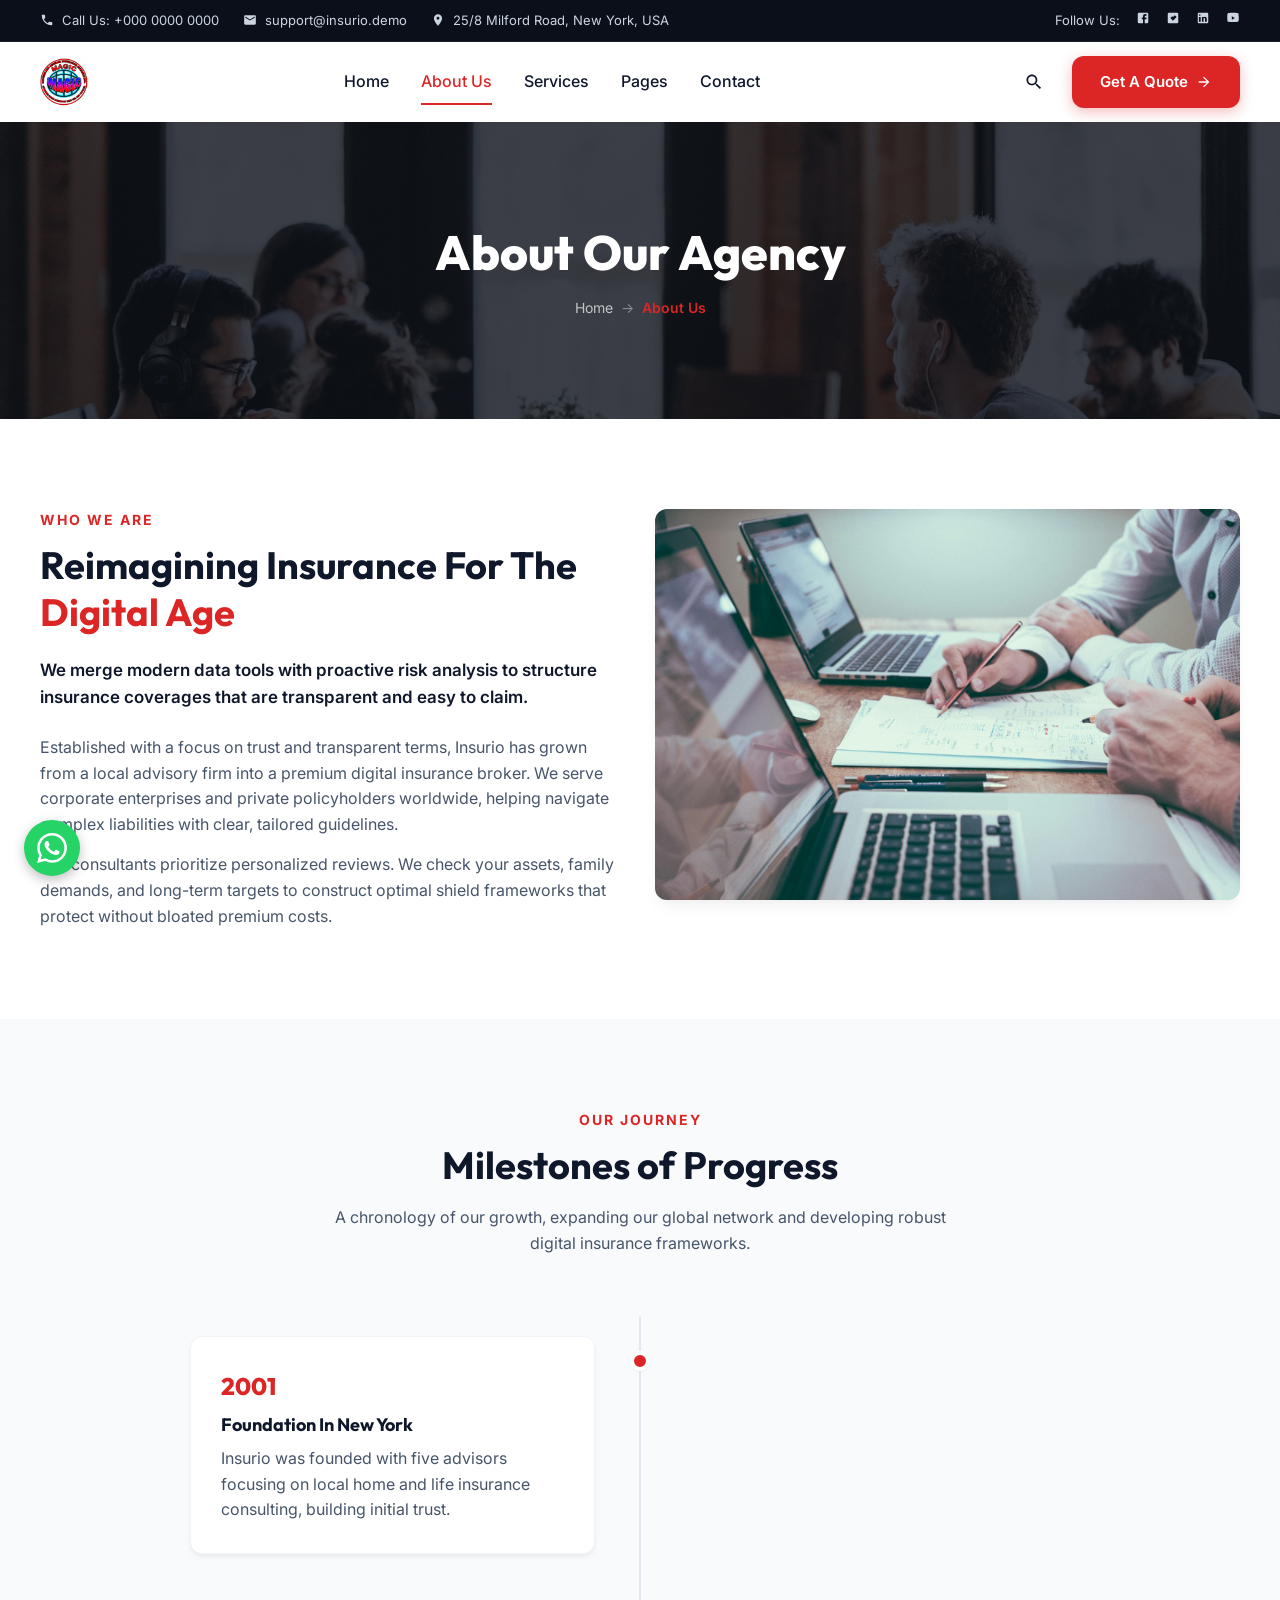
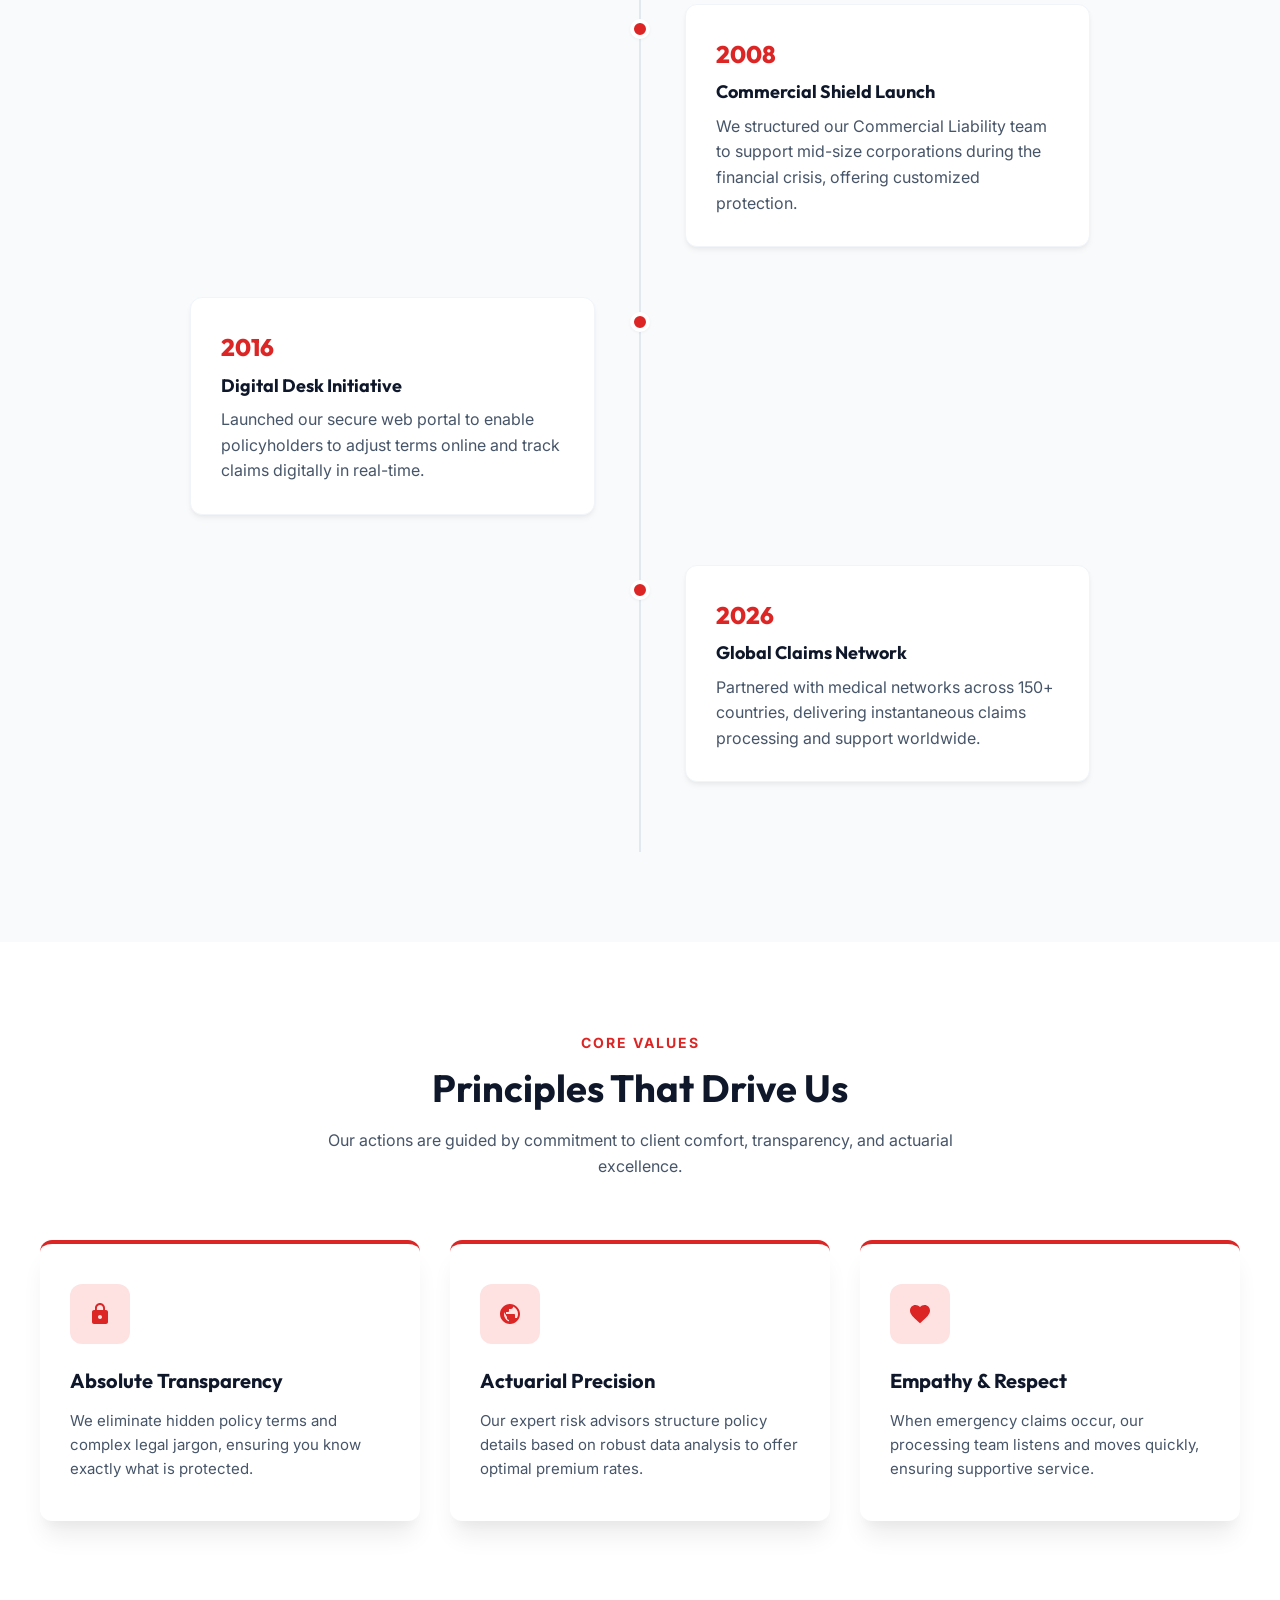
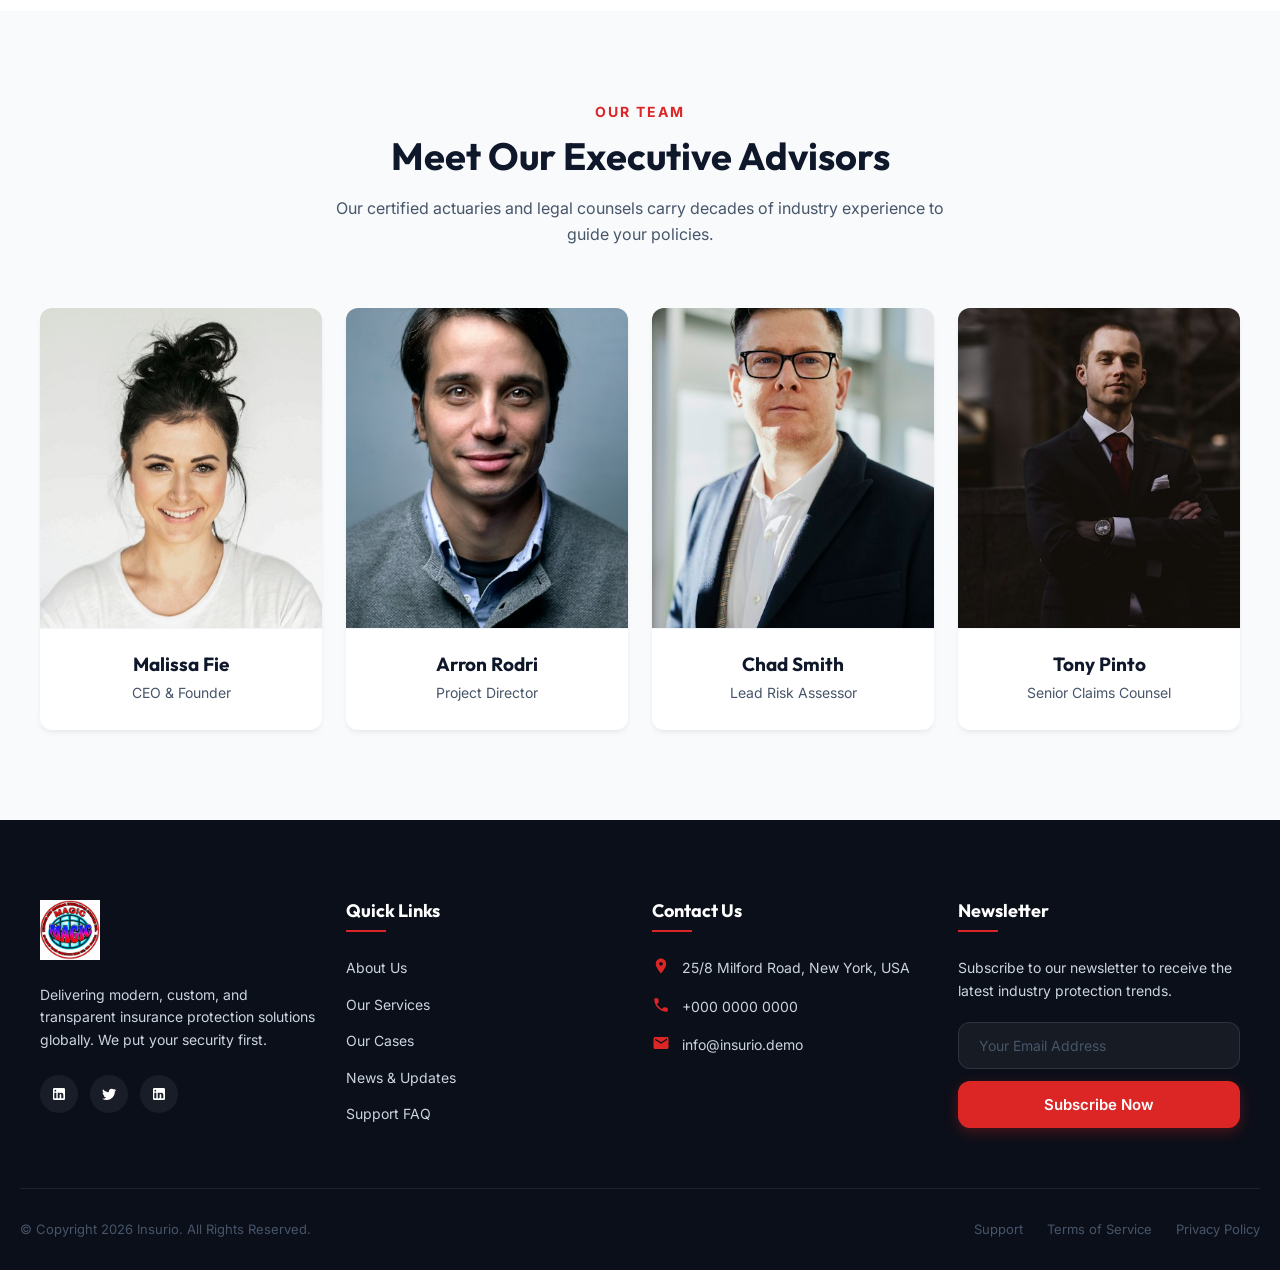
<file: about.html>
<!DOCTYPE html>
<html lang="en">
<head>
  <meta charset="UTF-8">
  <meta name="viewport" content="width=device-width, initial-scale=1.0">
  <title>About Us | Insurio - Decades of Protection Excellence</title>
  <meta name="description" content="Learn about Insurio's mission, values, and 25-year history. Meet our executive team committed to delivering transparent security solutions.">
  <link rel="stylesheet" href="css/style.css">
</head>
<body>

  <!-- --- TOP HEADER BANNER --- -->
  <div class="top-header">
    <div class="container flex-between">
      <div class="top-header-contacts">
        <div class="top-header-contact-item">
          <!-- AI Prompt: Elegant minimalist corporate graphic vector icon -->
          <svg class="svg-icon" viewBox="0 0 24 24" style="width:14px;height:14px;"><path d="M6.62 10.79c1.44 2.83 3.76 5.14 6.59 6.59l2.2-2.2c.27-.27.67-.36 1.02-.24 1.12.37 2.33.57 3.57.57.55 0 1 .45 1 1V20c0 .55-.45 1-1 1-9.39 0-17-7.61-17-17 0-.55.45-1 1-1h3.5c.55 0 1 .45 1 1 0 1.25.2 2.45.57 3.57.11.35.03.74-.25 1.02l-2.2 2.2z"/></svg>
          <a href="tel:000-0000-0000">Call Us: +000 0000 0000</a>
        </div>
        <div class="top-header-contact-item">
          <!-- AI Prompt: Elegant minimalist corporate graphic vector icon -->
          <svg class="svg-icon" viewBox="0 0 24 24" style="width:14px;height:14px;"><path d="M20 4H4c-1.1 0-1.99.9-1.99 2L2 18c0 1.1.9 2 2 2h16c1.1 0 2-.9 2-2V6c0-1.1-.9-2-2-2zm0 4l-8 5-8-5V6l8 5 8-5v2z"/></svg>
          <a href="mailto:support@insurio.demo">support@insurio.demo</a>
        </div>
        <div class="top-header-contact-item">
          <!-- AI Prompt: Elegant minimalist corporate graphic vector icon -->
          <svg class="svg-icon" viewBox="0 0 24 24" style="width:14px;height:14px;"><path d="M12 2C8.13 2 5 5.13 5 9c0 5.25 7 13 7 13s7-7.75 7-13c0-3.87-3.13-7-7-7zm0 9.5c-1.38 0-2.5-1.12-2.5-2.5s1.12-2.5 2.5-2.5 2.5 1.12 2.5 2.5-1.12 2.5-2.5 2.5z"/></svg>
          <span>25/8 Milford Road, New York, USA</span>
        </div>
      </div>
      <div class="top-header-socials">
        <span>Follow Us:</span>
        <a href="#" aria-label="Facebook">
          <!-- AI Prompt: Elegant minimalist corporate graphic vector icon -->
          <svg class="svg-icon" viewBox="0 0 24 24" style="width:14px;height:14px;"><path d="M5 3h14a2 2 0 0 1 2 2v14a2 2 0 0 1-2 2H5a2 2 0 0 1-2-2V5a2 2 0 0 1 2-2m13 2h-2.5A3.5 3.5 0 0 0 12 8.5V11h-2v3h2v7h3v-7h3v-3h-3V9a1 1 0 0 1 1-1h2V5z"/></svg>
        </a>
        <a href="#" aria-label="Twitter">
          <!-- AI Prompt: Elegant minimalist corporate graphic vector icon -->
          <svg class="svg-icon" viewBox="0 0 24 24" style="width:14px;height:14px;"><path d="M5 3h14a2 2 0 0 1 2 2v14a2 2 0 0 1-2 2H5a2 2 0 0 1-2-2V5a2 2 0 0 1 2-2m10.12 4.12l-3.18 3.19-1.35-1.35-3.18 3.18 4.53 4.54 6.36-6.37-3.18-3.19z"/></svg>
        </a>
        <a href="#" aria-label="LinkedIn">
          <!-- AI Prompt: Elegant minimalist corporate graphic vector icon -->
          <svg class="svg-icon" viewBox="0 0 24 24" style="width:14px;height:14px;"><path d="M19 3a2 2 0 0 1 2 2v14a2 2 0 0 1-2 2H5a2 2 0 0 1-2-2V5a2 2 0 0 1 2-2h14m-.5 15.5v-5.3a3.26 3.26 0 0 0-3.26-3.26c-.85 0-1.84.52-2.32 1.3v-1.11h-2.8v8.37h2.8v-4.87c0-.26.05-.52.12-.7a1.54 1.54 0 0 1 1.4-1c.75 0 1 .56 1 1.4v5.17h2.8M6.5 8.37a1.37 1.37 0 1 0 0-2.75 1.37 1.37 0 0 0 0 2.75M8 18.5V10.1H5v8.4h3z"/></svg>
        </a>
        <a href="#" aria-label="YouTube">
          <!-- AI Prompt: Elegant minimalist corporate graphic vector icon -->
          <svg class="svg-icon" viewBox="0 0 24 24" style="width:14px;height:14px;"><path d="M10 15l5.19-3L10 9v6m11.56-7.83c.13.47.22 1.1.28 1.9.06.8.08 1.54.08 2.22v1.42c0 .68-.02 1.42-.08 2.22a10.8 10.8 0 0 1-.28 1.9 2.5 2.5 0 0 1-1.78 1.78c-.47.13-1.1.22-1.9.28-.8.06-1.54.08-2.22.08H8.42c-.68 0-1.42-.02-2.22-.08a10.8 10.8 0 0 1-1.9-.28A2.5 2.5 0 0 1 2.52 15c-.13-.47-.22-1.1-.28-1.9C2.18 12.3 2.16 11.56 2.16 10.88v-1.42c0-.68.02-1.42.08-2.22a10.8 10.8 0 0 1 .28-1.9 2.5 2.5 0 0 1 1.78-1.78c.47-.13 1.1-.22 1.9-.28.8-.06 1.54-.08 2.22-.08h7.16c.68 0 1.42.02 2.22.08a10.8 10.8 0 0 1 1.9.28 2.5 2.5 0 0 1 1.78 1.78z"/></svg>
        </a>
      </div>
    </div>
  </div>

  <!-- --- MAIN NAVIGATION --- -->
  <header class="main-header">
    <div class="container nav-container">
      <a href="index.html" class="logo">
        <img src="images/IMAGE%203.jpeg" alt="MAGIC Logo">
      </a>
      
      <nav class="nav-menu">
        <div class="nav-item"><a href="index.html" class="nav-link">Home</a></div>
        <div class="nav-item"><a href="about.html" class="nav-link active">About Us</a></div>
        <div class="nav-item dropdown">
          <a href="services.html" class="nav-link">Services</a>
          <ul class="dropdown-menu">
            <li class="dropdown-item"><a href="services.html">All Services</a></li>
            <li class="dropdown-item"><a href="service-detail.html">Health & Wellness</a></li>
          </ul>
        </div>
        <div class="nav-item dropdown">
          <a href="#" class="nav-link">Pages</a>
          <ul class="dropdown-menu">
            <li class="dropdown-item"><a href="portfolio.html">Our Portfolio</a></li>
            <li class="dropdown-item"><a href="portfolio-detail.html">Portfolio Detail</a></li>
            <li class="dropdown-item"><a href="blog.html">News & Blog</a></li>
            <li class="dropdown-item"><a href="blog-detail.html">Blog Detail</a></li>
          </ul>
        </div>
        <div class="nav-item"><a href="contact.html" class="nav-link">Contact</a></div>
      </nav>

      <div class="header-right">
        <button class="search-btn" aria-label="Search">
          <!-- AI Prompt: Elegant minimalist corporate graphic vector icon -->
          <svg class="svg-icon" viewBox="0 0 24 24" style="width:20px;height:20px;"><path d="M15.5 14h-.79l-.28-.27C15.41 12.59 16 11.11 16 9.5 16 5.91 13.09 3 9.5 3S3 5.91 3 9.5 5.91 16 9.5 16c1.61 0 3.09-.59 4.23-1.57l.27.28v.79l5 4.99L20.49 19l-4.99-5zm-6 0C7.01 14 5 11.99 5 9.5S7.01 5 9.5 5 14 7.01 14 9.5 11.99 14 9.5 14z"/></svg>
        </button>
        <a href="contact.html" class="btn btn-primary">
          Get A Quote
          <!-- AI Prompt: Elegant minimalist corporate graphic vector icon -->
          <svg class="svg-icon" viewBox="0 0 24 24" style="width:16px;height:16px;"><path d="M12 4l-1.41 1.41L16.17 11H4v2h12.17l-5.58 5.59L12 20l8-8z"/></svg>
        </a>
        <div class="hamburger">
          <span></span>
          <span></span>
          <span></span>
        </div>
      </div>
    </div>
  </header>

  <!-- --- PAGE BANNER --- -->
  <section class="page-banner">
    <div class="page-banner-bg">
      <!-- AI Prompt: Blurred view of creative agency design studio in background, soft navy overlay -->
      <img src="images/photo-1521737604893-d14cc237f11d.jpg" alt="About Insurio Banner">
    </div>
    <div class="container page-banner-container">
      <h1 class="page-title">About Our Agency</h1>
      <div class="breadcrumb">
        <a href="index.html" class="breadcrumb-item">Home</a>
        <span class="breadcrumb-separator">&rarr;</span>
        <span class="breadcrumb-item active">About Us</span>
      </div>
    </div>
  </section>

  <!-- --- BRAND INTRO --- -->
  <section class="section">
    <div class="container grid-2">
      <div>
        <span class="section-subtitle">Who We Are</span>
        <h2 class="section-title">Reimagining Insurance For The <span>Digital Age</span></h2>
        <p class="about-desc-accent" style="margin-top: 20px;">We merge modern data tools with proactive risk analysis to structure insurance coverages that are transparent and easy to claim.</p>
        <p class="section-desc">Established with a focus on trust and transparent terms, Insurio has grown from a local advisory firm into a premium digital insurance broker. We serve corporate enterprises and private policyholders worldwide, helping navigate complex liabilities with clear, tailored guidelines.</p>
        <p class="section-desc" style="margin-top: 15px;">Our consultants prioritize personalized reviews. We check your assets, family demands, and long-term targets to construct optimal shield frameworks that protect without bloated premium costs.</p>
      </div>
      <div>
        <!-- AI Prompt: Close up of professional advisors pointing to paper statistics documents in office, high fidelity -->
        <img src="images/photo-1454165804606-c3d57bc86b40.jpg" alt="Team Discussion" style="border-radius: var(--border-radius-md); box-shadow: var(--shadow-lg); width: 100%;">
      </div>
    </div>
  </section>

  <!-- --- HISTORY TIMELINE --- -->
  <section class="section section-light">
    <div class="container">
      <div class="section-header">
        <span class="section-subtitle">Our Journey</span>
        <h2 class="section-title">Milestones of Progress</h2>
        <p class="section-desc">A chronology of our growth, expanding our global network and developing robust digital insurance frameworks.</p>
      </div>

      <div class="timeline-container">
        <!-- Milestone 1 -->
        <div class="timeline-block">
          <div class="timeline-icon"></div>
          <div class="timeline-content">
            <span class="timeline-year">2001</span>
            <h3 class="timeline-title">Foundation In New York</h3>
            <p class="section-desc">Insurio was founded with five advisors focusing on local home and life insurance consulting, building initial trust.</p>
          </div>
        </div>

        <!-- Milestone 2 -->
        <div class="timeline-block">
          <div class="timeline-icon"></div>
          <div class="timeline-content">
            <span class="timeline-year">2008</span>
            <h3 class="timeline-title">Commercial Shield Launch</h3>
            <p class="section-desc">We structured our Commercial Liability team to support mid-size corporations during the financial crisis, offering customized protection.</p>
          </div>
        </div>

        <!-- Milestone 3 -->
        <div class="timeline-block">
          <div class="timeline-icon"></div>
          <div class="timeline-content">
            <span class="timeline-year">2016</span>
            <h3 class="timeline-title">Digital Desk Initiative</h3>
            <p class="section-desc">Launched our secure web portal to enable policyholders to adjust terms online and track claims digitally in real-time.</p>
          </div>
        </div>

        <!-- Milestone 4 -->
        <div class="timeline-block">
          <div class="timeline-icon"></div>
          <div class="timeline-content">
            <span class="timeline-year">2026</span>
            <h3 class="timeline-title">Global Claims Network</h3>
            <p class="section-desc">Partnered with medical networks across 150+ countries, delivering instantaneous claims processing and support worldwide.</p>
          </div>
        </div>
      </div>
    </div>
  </section>

  <!-- --- VALUES SECTION --- -->
  <section class="section">
    <div class="container">
      <div class="section-header">
        <span class="section-subtitle">Core Values</span>
        <h2 class="section-title">Principles That Drive Us</h2>
        <p class="section-desc">Our actions are guided by commitment to client comfort, transparency, and actuarial excellence.</p>
      </div>

      <div class="grid-3">
        <!-- Value 1 -->
        <div class="feature-card">
          <div class="feature-icon-wrapper">
            <!-- AI Prompt: Blue shield lock icon representing Integrity -->
            <svg class="svg-icon" viewBox="0 0 24 24"><path d="M18 8h-1V6c0-2.76-2.24-5-5-5S7 3.24 7 6v2H6c-1.1 0-2 .9-2 2v10c0 1.1.9 2 2 2h12c1.1 0 2-.9 2-2V10c0-1.1-.9-2-2-2zm-6 9c-1.1 0-2-.9-2-2s.9-2 2-2 2 .9 2 2-.9 2-2 2zm3.1-9H8.9V6c0-1.71 1.39-3.1 3.1-3.1 1.71 0 3.1 1.39 3.1 3.1v2z"/></svg>
          </div>
          <h3 class="feature-title">Absolute Transparency</h3>
          <p class="feature-desc">We eliminate hidden policy terms and complex legal jargon, ensuring you know exactly what is protected.</p>
        </div>

        <!-- Value 2 -->
        <div class="feature-card">
          <div class="feature-icon-wrapper">
            <!-- AI Prompt: Blue target arrow icon representing Actuarial Precision -->
            <svg class="svg-icon" viewBox="0 0 24 24"><path d="M12 2C6.48 2 2 6.48 2 12s4.48 10 10 10 10-4.48 10-10S17.52 2 12 2zm1 17.93c-3.95-.49-7-3.85-7-7.93 0-.62.08-1.21.21-1.79L9 15v1c0 1.1.9 2 2 2v1.93zm6.9-2.54c-.26-.81-1-1.39-1.9-1.39h-1v-3c0-.55-.45-1-1-1H8v-2h2c.55 0 1-.45 1-1V7h2c1.1 0 2-.9 2-2v-.41c2.93 1.19 5 4.06 5 7.41 0 2.08-.8 3.97-2.1 5.39z"/></svg>
          </div>
          <h3 class="feature-title">Actuarial Precision</h3>
          <p class="feature-desc">Our expert risk advisors structure policy details based on robust data analysis to offer optimal premium rates.</p>
        </div>

        <!-- Value 3 -->
        <div class="feature-card">
          <div class="feature-icon-wrapper">
            <!-- AI Prompt: Blue hands holding heart icon representing Customer Focus -->
            <svg class="svg-icon" viewBox="0 0 24 24"><path d="M12 21.35l-1.45-1.32C5.4 15.36 2 12.28 2 8.5 2 5.42 4.42 3 7.5 3c1.74 0 3.41.81 4.5 2.09C13.09 3.81 14.76 3 16.5 3 19.58 3 22 5.42 22 8.5c0 3.78-3.4 6.86-8.55 11.54L12 21.35z"/></svg>
          </div>
          <h3 class="feature-title">Empathy & Respect</h3>
          <p class="feature-desc">When emergency claims occur, our processing team listens and moves quickly, ensuring supportive service.</p>
        </div>
      </div>
    </div>
  </section>

  <!-- --- MEET OUR EXPERTS --- -->
  <section class="section section-light" id="team">
    <div class="container">
      <div class="section-header">
        <span class="section-subtitle">Our Team</span>
        <h2 class="section-title">Meet Our Executive Advisors</h2>
        <p class="section-desc">Our certified actuaries and legal counsels carry decades of industry experience to guide your policies.</p>
      </div>

      <div class="grid-4 team-grid">
        <!-- Team 1 -->
        <div class="team-card">
          <div class="team-image">
            <!-- AI Prompt: High resolution professional theme-matching Unsplash photograph -->
            <img src="images/photo-1580489944761-15a19d654956.jpg" alt="Malissa Fie">
            <div class="team-socials">
              <!-- AI Prompt: Facebook social brand networking icon graphic -->
              <a href="#" class="team-socials-btn" aria-label="Facebook"><svg class="svg-icon" viewBox="0 0 24 24" style="width:14px;height:14px;"><path d="M5 3h14a2 2 0 0 1 2 2v14a2 2 0 0 1-2 2H5a2 2 0 0 1-2-2V5a2 2 0 0 1 2-2m13 2h-2.5A3.5 3.5 0 0 0 12 8.5V11h-2v3h2v7h3v-7h3v-3h-3V9a1 1 0 0 1 1-1h2V5z"/></svg></a>
              <!-- AI Prompt: Twitter social brand microblogging icon graphic -->
              <a href="#" class="team-socials-btn" aria-label="Twitter"><svg class="svg-icon" viewBox="0 0 24 24" style="width:14px;height:14px;"><path d="M5 3h14a2 2 0 0 1 2 2v14a2 2 0 0 1-2 2H5a2 2 0 0 1-2-2V5a2 2 0 0 1 2-2m10.12 4.12l-3.18 3.19-1.35-1.35-3.18 3.18 4.53 4.54 6.36-6.37-3.18-3.19z"/></svg></a>
              <!-- AI Prompt: LinkedIn professional networking brand icon graphic -->
              <a href="#" class="team-socials-btn" aria-label="LinkedIn"><svg class="svg-icon" viewBox="0 0 24 24" style="width:14px;height:14px;"><path d="M19 3a2 2 0 0 1 2 2v14a2 2 0 0 1-2 2H5a2 2 0 0 1-2-2V5a2 2 0 0 1 2-2h14m-.5 15.5v-5.3a3.26 3.26 0 0 0-3.26-3.26c-.85 0-1.84.52-2.32 1.3v-1.11h-2.8v8.37h2.8v-4.87c0-.26.05-.52.12-.7a1.54 1.54 0 0 1 1.4-1c.75 0 1 .56 1 1.4v5.17h2.8M6.5 8.37a1.37 1.37 0 1 0 0-2.75 1.37 1.37 0 0 0 0 2.75M8 18.5V10.1H5v8.4h3z"/></svg></a>
            </div>
          </div>
          <div class="team-info">
            <h3 class="team-name">Malissa Fie</h3>
            <span class="team-role">CEO & Founder</span>
          </div>
        </div>

        <!-- Team 2 -->
        <div class="team-card">
          <div class="team-image">
            <!-- AI Prompt: High resolution professional theme-matching Unsplash photograph -->
            <img src="images/photo-1500648767791-00dcc994a43e.jpg" alt="Arron Rodri">
            <div class="team-socials">
              <!-- AI Prompt: Facebook social brand networking icon graphic -->
              <a href="#" class="team-socials-btn" aria-label="Facebook"><svg class="svg-icon" viewBox="0 0 24 24" style="width:14px;height:14px;"><path d="M5 3h14a2 2 0 0 1 2 2v14a2 2 0 0 1-2 2H5a2 2 0 0 1-2-2V5a2 2 0 0 1 2-2m13 2h-2.5A3.5 3.5 0 0 0 12 8.5V11h-2v3h2v7h3v-7h3v-3h-3V9a1 1 0 0 1 1-1h2V5z"/></svg></a>
              <!-- AI Prompt: Twitter social brand microblogging icon graphic -->
              <a href="#" class="team-socials-btn" aria-label="Twitter"><svg class="svg-icon" viewBox="0 0 24 24" style="width:14px;height:14px;"><path d="M5 3h14a2 2 0 0 1 2 2v14a2 2 0 0 1-2 2H5a2 2 0 0 1-2-2V5a2 2 0 0 1 2-2m10.12 4.12l-3.18 3.19-1.35-1.35-3.18 3.18 4.53 4.54 6.36-6.37-3.18-3.19z"/></svg></a>
              <!-- AI Prompt: LinkedIn professional networking brand icon graphic -->
              <a href="#" class="team-socials-btn" aria-label="LinkedIn"><svg class="svg-icon" viewBox="0 0 24 24" style="width:14px;height:14px;"><path d="M19 3a2 2 0 0 1 2 2v14a2 2 0 0 1-2 2H5a2 2 0 0 1-2-2V5a2 2 0 0 1 2-2h14m-.5 15.5v-5.3a3.26 3.26 0 0 0-3.26-3.26c-.85 0-1.84.52-2.32 1.3v-1.11h-2.8v8.37h2.8v-4.87c0-.26.05-.52.12-.7a1.54 1.54 0 0 1 1.4-1c.75 0 1 .56 1 1.4v5.17h2.8M6.5 8.37a1.37 1.37 0 1 0 0-2.75 1.37 1.37 0 0 0 0 2.75M8 18.5V10.1H5v8.4h3z"/></svg></a>
            </div>
          </div>
          <div class="team-info">
            <h3 class="team-name">Arron Rodri</h3>
            <span class="team-role">Project Director</span>
          </div>
        </div>

        <!-- Team 3 -->
        <div class="team-card">
          <div class="team-image">
            <!-- AI Prompt: High resolution professional theme-matching Unsplash photograph -->
            <img src="images/photo-1560250097-0b93528c311a.jpg" alt="Chad Smith">
            <div class="team-socials">
              <!-- AI Prompt: Facebook social brand networking icon graphic -->
              <a href="#" class="team-socials-btn" aria-label="Facebook"><svg class="svg-icon" viewBox="0 0 24 24" style="width:14px;height:14px;"><path d="M5 3h14a2 2 0 0 1 2 2v14a2 2 0 0 1-2 2H5a2 2 0 0 1-2-2V5a2 2 0 0 1 2-2m13 2h-2.5A3.5 3.5 0 0 0 12 8.5V11h-2v3h2v7h3v-7h3v-3h-3V9a1 1 0 0 1 1-1h2V5z"/></svg></a>
              <!-- AI Prompt: Twitter social brand microblogging icon graphic -->
              <a href="#" class="team-socials-btn" aria-label="Twitter"><svg class="svg-icon" viewBox="0 0 24 24" style="width:14px;height:14px;"><path d="M5 3h14a2 2 0 0 1 2 2v14a2 2 0 0 1-2 2H5a2 2 0 0 1-2-2V5a2 2 0 0 1 2-2m10.12 4.12l-3.18 3.19-1.35-1.35-3.18 3.18 4.53 4.54 6.36-6.37-3.18-3.19z"/></svg></a>
              <!-- AI Prompt: LinkedIn professional networking brand icon graphic -->
              <a href="#" class="team-socials-btn" aria-label="LinkedIn"><svg class="svg-icon" viewBox="0 0 24 24" style="width:14px;height:14px;"><path d="M19 3a2 2 0 0 1 2 2v14a2 2 0 0 1-2 2H5a2 2 0 0 1-2-2V5a2 2 0 0 1 2-2h14m-.5 15.5v-5.3a3.26 3.26 0 0 0-3.26-3.26c-.85 0-1.84.52-2.32 1.3v-1.11h-2.8v8.37h2.8v-4.87c0-.26.05-.52.12-.7a1.54 1.54 0 0 1 1.4-1c.75 0 1 .56 1 1.4v5.17h2.8M6.5 8.37a1.37 1.37 0 1 0 0-2.75 1.37 1.37 0 0 0 0 2.75M8 18.5V10.1H5v8.4h3z"/></svg></a>
            </div>
          </div>
          <div class="team-info">
            <h3 class="team-name">Chad Smith</h3>
            <span class="team-role">Lead Risk Assessor</span>
          </div>
        </div>

        <!-- Team 4 -->
        <div class="team-card">
          <div class="team-image">
            <!-- AI Prompt: High resolution professional theme-matching Unsplash photograph -->
            <img src="images/photo-1519085360753-af0119f7cbe7.jpg" alt="Tony Pinto">
            <div class="team-socials">
              <!-- AI Prompt: Facebook social brand networking icon graphic -->
              <a href="#" class="team-socials-btn" aria-label="Facebook"><svg class="svg-icon" viewBox="0 0 24 24" style="width:14px;height:14px;"><path d="M5 3h14a2 2 0 0 1 2 2v14a2 2 0 0 1-2 2H5a2 2 0 0 1-2-2V5a2 2 0 0 1 2-2m13 2h-2.5A3.5 3.5 0 0 0 12 8.5V11h-2v3h2v7h3v-7h3v-3h-3V9a1 1 0 0 1 1-1h2V5z"/></svg></a>
              <!-- AI Prompt: Twitter social brand microblogging icon graphic -->
              <a href="#" class="team-socials-btn" aria-label="Twitter"><svg class="svg-icon" viewBox="0 0 24 24" style="width:14px;height:14px;"><path d="M5 3h14a2 2 0 0 1 2 2v14a2 2 0 0 1-2 2H5a2 2 0 0 1-2-2V5a2 2 0 0 1 2-2m10.12 4.12l-3.18 3.19-1.35-1.35-3.18 3.18 4.53 4.54 6.36-6.37-3.18-3.19z"/></svg></a>
              <!-- AI Prompt: LinkedIn professional networking brand icon graphic -->
              <a href="#" class="team-socials-btn" aria-label="LinkedIn"><svg class="svg-icon" viewBox="0 0 24 24" style="width:14px;height:14px;"><path d="M19 3a2 2 0 0 1 2 2v14a2 2 0 0 1-2 2H5a2 2 0 0 1-2-2V5a2 2 0 0 1 2-2h14m-.5 15.5v-5.3a3.26 3.26 0 0 0-3.26-3.26c-.85 0-1.84.52-2.32 1.3v-1.11h-2.8v8.37h2.8v-4.87c0-.26.05-.52.12-.7a1.54 1.54 0 0 1 1.4-1c.75 0 1 .56 1 1.4v5.17h2.8M6.5 8.37a1.37 1.37 0 1 0 0-2.75 1.37 1.37 0 0 0 0 2.75M8 18.5V10.1H5v8.4h3z"/></svg></a>
            </div>
          </div>
          <div class="team-info">
            <h3 class="team-name">Tony Pinto</h3>
            <span class="team-role">Senior Claims Counsel</span>
          </div>
        </div>
      </div>
    </div>
  </section>

  <!-- --- FOOTER --- -->
  <footer class="footer">
    <div class="container footer-top grid-4">
      <!-- Column 1 -->
      <div class="footer-column-brand">
        <a href="index.html" class="logo footer-logo">
          <img src="images/IMAGE%203.jpeg" alt="MAGIC Logo">
        </a>
        <p class="footer-brand-desc">Delivering modern, custom, and transparent insurance protection solutions globally. We put your security first.</p>
        <div class="footer-social-links">
          <!-- AI Prompt: Facebook social brand networking icon graphic -->
          <a href="#" class="footer-social-btn" aria-label="Facebook"><svg class="svg-icon" viewBox="0 0 24 24" style="width:16px;height:16px;"><path d="M19 3a2 2 0 0 1 2 2v14a2 2 0 0 1-2 2H5a2 2 0 0 1-2-2V5a2 2 0 0 1 2-2h14m-.5 15.5v-5.3a3.26 3.26 0 0 0-3.26-3.26c-.85 0-1.84.52-2.32 1.3v-1.11h-2.8v8.37h2.8v-4.87c0-.26.05-.52.12-.7a1.54 1.54 0 0 1 1.4-1c.75 0 1 .56 1 1.4v5.17h2.8M6.5 8.37a1.37 1.37 0 1 0 0-2.75 1.37 1.37 0 0 0 0 2.75M8 18.5V10.1H5v8.4h3z"/></svg></a>
          <!-- AI Prompt: Twitter social brand microblogging icon graphic -->
          <a href="#" class="footer-social-btn" aria-label="Twitter"><svg class="svg-icon" viewBox="0 0 24 24" style="width:16px;height:16px;"><path d="M22.46 6c-.77.35-1.6.58-2.46.69.88-.53 1.56-1.37 1.88-2.38-.83.5-1.75.85-2.72 1.05C18.37 4.5 17.26 4 16 4c-2.35 0-4.27 1.92-4.27 4.29 0 .34.04.67.11.98C8.28 9.09 5.11 7.38 3 4.79c-.37.63-.58 1.37-.58 2.15 0 1.49.75 2.81 1.91 3.56-.7 0-1.37-.2-1.95-.53v.05c0 2.08 1.48 3.82 3.44 4.21a4.22 4.22 0 0 1-1.93.07 4.28 4.28 0 0 0 4 2.98 8.52 8.52 0 0 1-5.31 1.83c-.34 0-.68-.02-1.02-.06C3.9 20.29 6.18 21 8.59 21c7.88 0 12.2-6.53 12.2-12.2 0-.18 0-.37-.01-.55.84-.6 1.56-1.36 2.14-2.23z"/></svg></a>
          <!-- AI Prompt: LinkedIn professional networking brand icon graphic -->
          <a href="#" class="footer-social-btn" aria-label="LinkedIn"><svg class="svg-icon" viewBox="0 0 24 24" style="width:16px;height:16px;"><path d="M19 3a2 2 0 0 1 2 2v14a2 2 0 0 1-2 2H5a2 2 0 0 1-2-2V5a2 2 0 0 1 2-2h14m-.5 15.5v-5.3a3.26 3.26 0 0 0-3.26-3.26c-.85 0-1.84.52-2.32 1.3v-1.11h-2.8v8.37h2.8v-4.87c0-.26.05-.52.12-.7a1.54 1.54 0 0 1 1.4-1c.75 0 1 .56 1 1.4v5.17h2.8M6.5 8.37a1.37 1.37 0 1 0 0-2.75 1.37 1.37 0 0 0 0 2.75M8 18.5V10.1H5v8.4h3z"/></svg></a>
        </div>
      </div>

      <!-- Column 2 -->
      <div>
        <h4 class="footer-column-title">Quick Links</h4>
        <ul class="footer-links-list">
          <li class="footer-link-item"><a href="about.html">About Us</a></li>
          <li class="footer-link-item"><a href="services.html">Our Services</a></li>
          <li class="footer-link-item"><a href="portfolio.html">Our Cases</a></li>
          <li class="footer-link-item"><a href="blog.html">News & Updates</a></li>
          <li class="footer-link-item"><a href="contact.html">Support FAQ</a></li>
        </ul>
      </div>

      <!-- Column 3 -->
      <div>
        <h4 class="footer-column-title">Contact Us</h4>
        <ul class="footer-contact-list">
          <li class="footer-contact-item">
            <!-- AI Prompt: Elegant minimalist corporate graphic vector icon -->
            <svg class="svg-icon footer-contact-icon" viewBox="0 0 24 24" style="width:18px;height:18px;"><path d="M12 2C8.13 2 5 5.13 5 9c0 5.25 7 13 7 13s7-7.75 7-13c0-3.87-3.13-7-7-7zm0 9.5c-1.38 0-2.5-1.12-2.5-2.5s1.12-2.5 2.5-2.5 2.5 1.12 2.5 2.5-1.12 2.5-2.5 2.5z"/></svg>
            <span>25/8 Milford Road, New York, USA</span>
          </li>
          <li class="footer-contact-item">
            <!-- AI Prompt: Elegant minimalist corporate graphic vector icon -->
            <svg class="svg-icon footer-contact-icon" viewBox="0 0 24 24" style="width:18px;height:18px;"><path d="M6.62 10.79c1.44 2.83 3.76 5.14 6.59 6.59l2.2-2.2c.27-.27.67-.36 1.02-.24 1.12.37 2.33.57 3.57.57.55 0 1 .45 1 1V20c0 .55-.45 1-1 1-9.39 0-17-7.61-17-17 0-.55.45-1 1-1h3.5c.55 0 1 .45 1 1 0 1.25.2 2.45.57 3.57.11.35.03.74-.25 1.02l-2.2 2.2z"/></svg>
            <a href="tel:000-0000-0000">+000 0000 0000</a>
          </li>
          <li class="footer-contact-item">
            <!-- AI Prompt: Elegant minimalist corporate graphic vector icon -->
            <svg class="svg-icon footer-contact-icon" viewBox="0 0 24 24" style="width:18px;height:18px;"><path d="M20 4H4c-1.1 0-1.99.9-1.99 2L2 18c0 1.1.9 2 2 2h16c1.1 0 2-.9 2-2V6c0-1.1-.9-2-2-2zm0 4l-8 5-8-5V6l8 5 8-5v2z"/></svg>
            <a href="mailto:info@insurio.demo">info@insurio.demo</a>
          </li>
        </ul>
      </div>

      <!-- Column 4 -->
      <div>
        <h4 class="footer-column-title">Newsletter</h4>
        <p class="footer-newsletter-text">Subscribe to our newsletter to receive the latest industry protection trends.</p>
        <form class="footer-newsletter-form">
          <input type="email" class="footer-newsletter-input" placeholder="Your Email Address" required>
          <button type="submit" class="btn btn-primary">Subscribe Now</button>
        </form>
      </div>
    </div>

    <div class="container footer-bottom flex-between">
      <p>&copy; Copyright 2026 Insurio. All Rights Reserved.</p>
      <div class="footer-bottom-links">
        <a href="about.html">Support</a>
        <a href="about.html">Terms of Service</a>
        <a href="about.html">Privacy Policy</a>
      </div>
    </div>
  </footer>

  <script src="js/main.js"></script>
  <!-- Floating WhatsApp Button -->
  <a href="https://wa.me/00000000000" class="whatsapp-float" target="_blank" rel="noopener noreferrer" aria-label="Chat with us on WhatsApp">
    <svg viewBox="0 0 24 24" aria-hidden="true"><path d="M17.472 14.382c-.297-.149-1.758-.867-2.03-.967-.273-.099-.471-.148-.67.15-.197.297-.767.966-.94 1.164-.173.199-.347.223-.644.075-.297-.15-1.255-.463-2.39-1.475-.883-.788-1.48-1.761-1.653-2.059-.173-.297-.018-.458.13-.606.134-.133.298-.347.446-.52.149-.174.198-.298.298-.497.099-.198.05-.371-.025-.52-.075-.149-.669-1.612-.916-2.207-.242-.579-.487-.5-.669-.51-.173-.008-.371-.01-.57-.01-.198 0-.52.074-.792.372-.272.297-1.04 1.016-1.04 2.479 0 1.462 1.065 2.875 1.213 3.074.149.198 2.096 3.2 5.077 4.487.709.306 1.262.489 1.694.625.712.227 1.36.195 1.871.118.571-.085 1.758-.719 2.006-1.413.248-.694.248-1.289.173-1.413-.074-.124-.272-.198-.57-.347m-5.421 7.403h-.004a9.87 9.87 0 01-5.031-1.378l-.361-.214-3.741.982.998-3.648-.235-.374a9.86 9.86 0 01-1.51-5.26c.001-5.45 4.436-9.884 9.888-9.884 2.64 0 5.122 1.03 6.988 2.898a9.825 9.825 0 012.893 6.994c-.003 5.45-4.437 9.884-9.885 9.884m8.413-18.297A11.815 11.815 0 0012.05 0C5.495 0 .16 5.335.157 11.892c0 2.096.547 4.142 1.588 5.945L.057 24l6.305-1.654a11.882 11.882 0 005.683 1.448h.005c6.554 0 11.89-5.335 11.893-11.893a11.821 11.821 0 00-3.48-8.413Z"/></svg>
  </a>
</body>
</html>
</file>
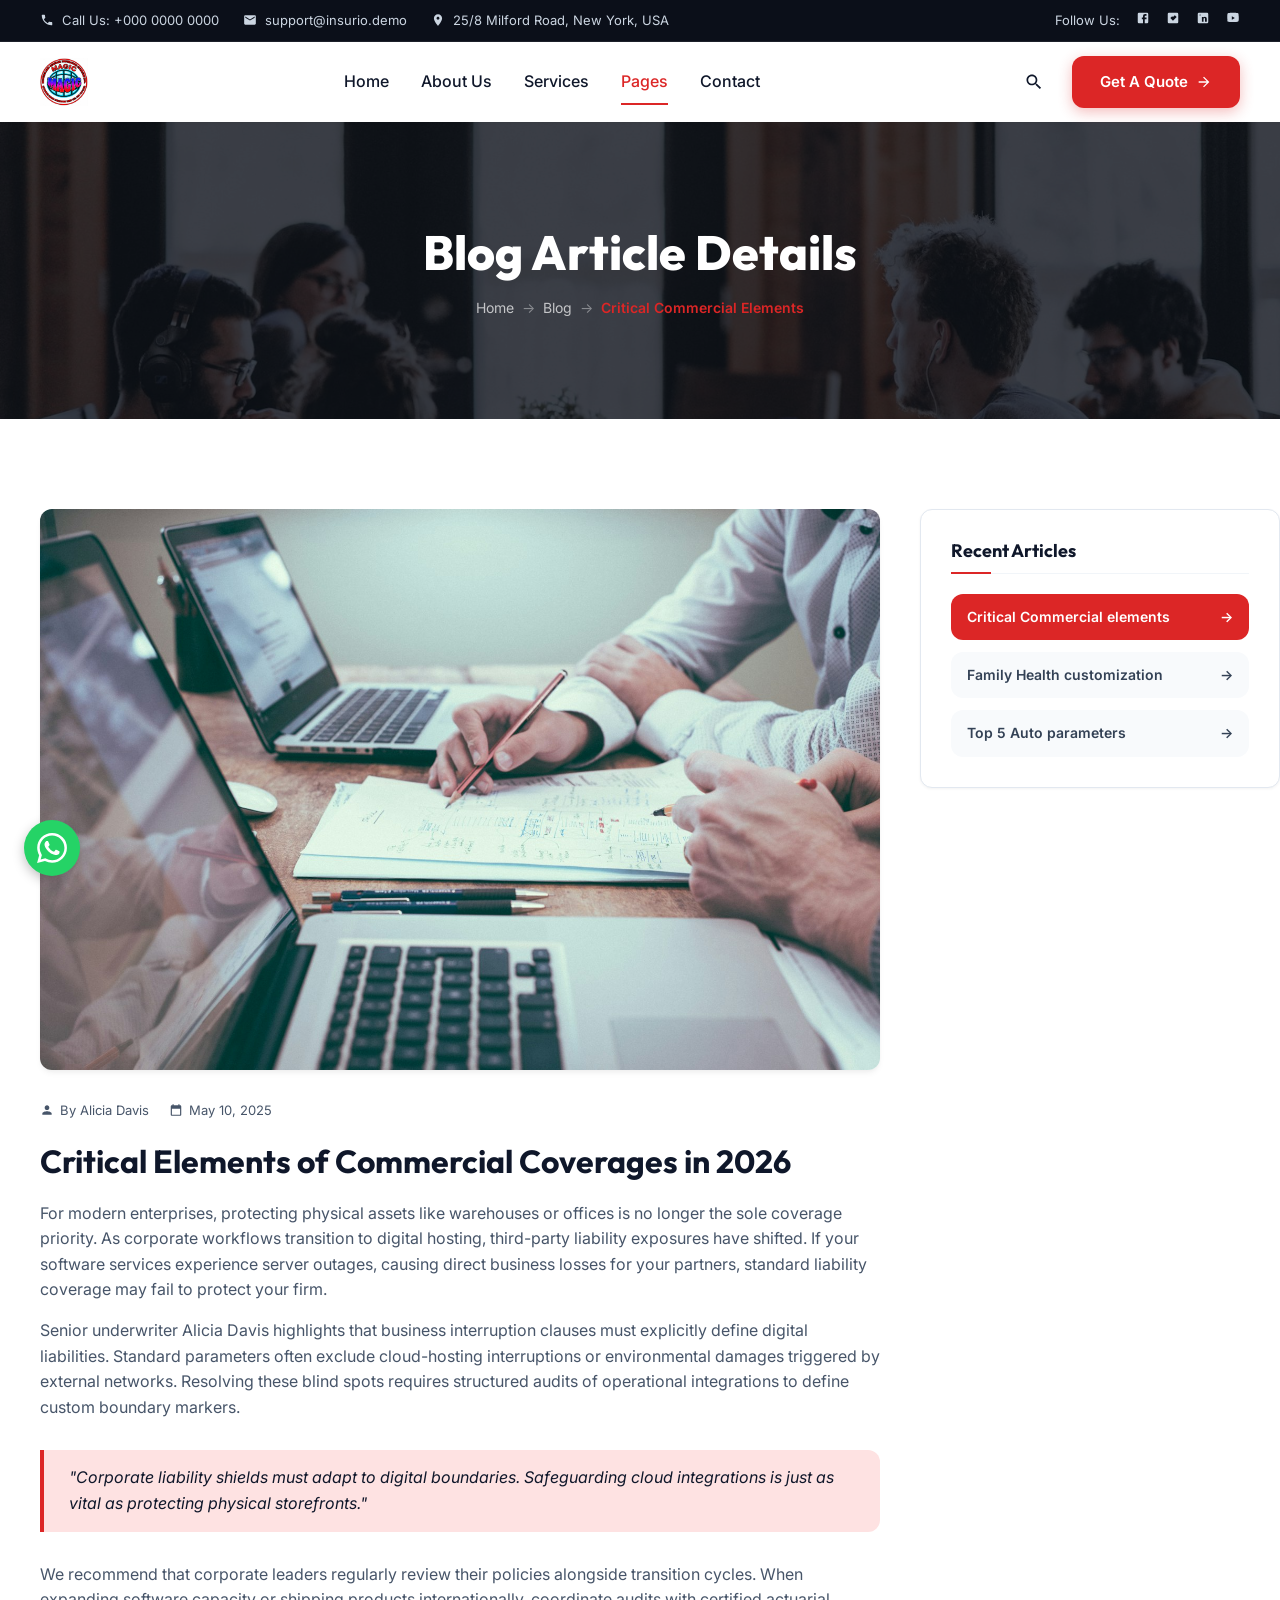
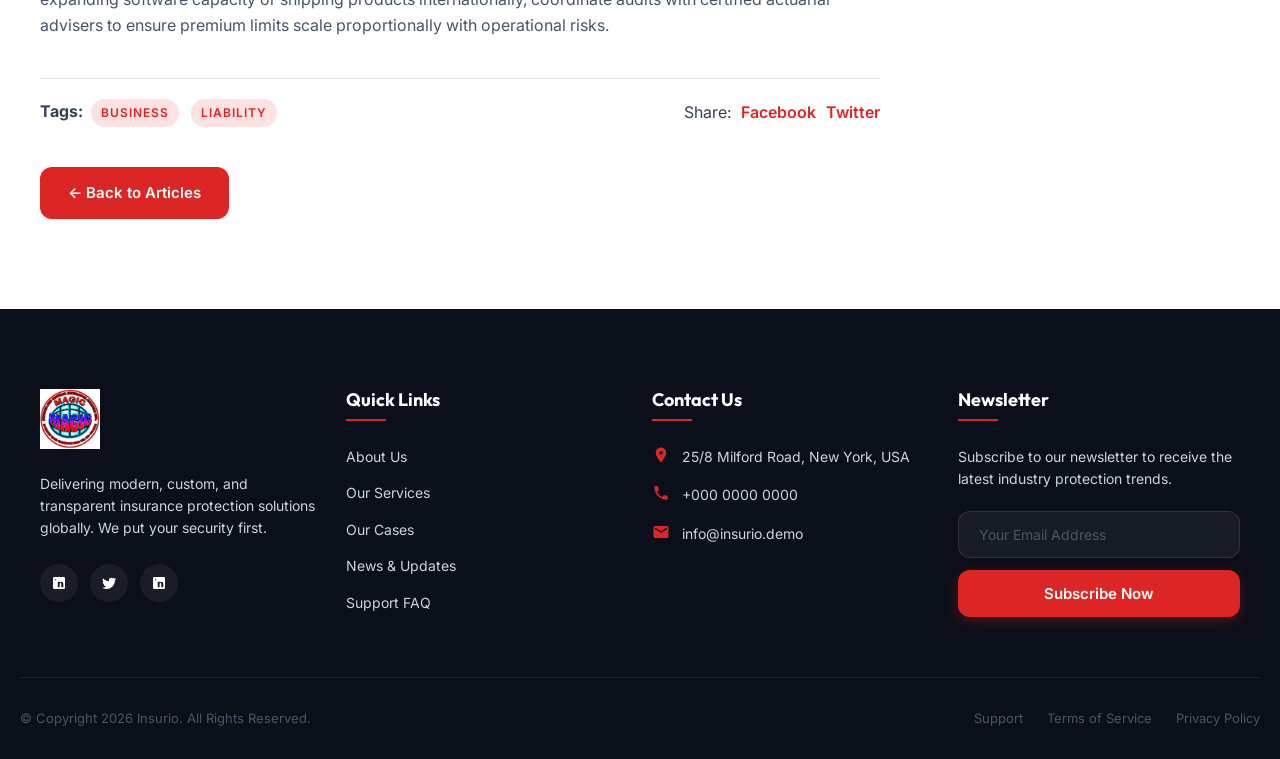
<file: blog-detail.html>
<!DOCTYPE html>
<html lang="en">
<head>
  <meta charset="UTF-8">
  <meta name="viewport" content="width=device-width, initial-scale=1.0">
  <title>Critical Elements of Commercial Coverages in 2026 | Insurio Blog</title>
  <meta name="description" content="Read full details on the critical elements of commercial coverages for enterprises. Expert risk assessor Chad Smith outlines liability boundaries.">
  <link rel="stylesheet" href="css/style.css">
</head>
<body>

  <!-- --- TOP HEADER BANNER --- -->
  <div class="top-header">
    <div class="container flex-between">
      <div class="top-header-contacts">
        <div class="top-header-contact-item">
          <!-- AI Prompt: Elegant minimalist corporate graphic vector icon -->
          <svg class="svg-icon" viewBox="0 0 24 24" style="width:14px;height:14px;"><path d="M6.62 10.79c1.44 2.83 3.76 5.14 6.59 6.59l2.2-2.2c.27-.27.67-.36 1.02-.24 1.12.37 2.33.57 3.57.57.55 0 1 .45 1 1V20c0 .55-.45 1-1 1-9.39 0-17-7.61-17-17 0-.55.45-1 1-1h3.5c.55 0 1 .45 1 1 0 1.25.2 2.45.57 3.57.11.35.03.74-.25 1.02l-2.2 2.2z"/></svg>
          <a href="tel:000-0000-0000">Call Us: +000 0000 0000</a>
        </div>
        <div class="top-header-contact-item">
          <!-- AI Prompt: Elegant minimalist corporate graphic vector icon -->
          <svg class="svg-icon" viewBox="0 0 24 24" style="width:14px;height:14px;"><path d="M20 4H4c-1.1 0-1.99.9-1.99 2L2 18c0 1.1.9 2 2 2h16c1.1 0 2-.9 2-2V6c0-1.1-.9-2-2-2zm0 4l-8 5-8-5V6l8 5 8-5v2z"/></svg>
          <a href="mailto:support@insurio.demo">support@insurio.demo</a>
        </div>
        <div class="top-header-contact-item">
          <!-- AI Prompt: Elegant minimalist corporate graphic vector icon -->
          <svg class="svg-icon" viewBox="0 0 24 24" style="width:14px;height:14px;"><path d="M12 2C8.13 2 5 5.13 5 9c0 5.25 7 13 7 13s7-7.75 7-13c0-3.87-3.13-7-7-7zm0 9.5c-1.38 0-2.5-1.12-2.5-2.5s1.12-2.5 2.5-2.5 2.5 1.12 2.5 2.5-1.12 2.5-2.5 2.5z"/></svg>
          <span>25/8 Milford Road, New York, USA</span>
        </div>
      </div>
      <div class="top-header-socials">
        <span>Follow Us:</span>
        <!-- AI Prompt: Facebook social brand networking icon graphic -->
        <a href="#" aria-label="Facebook"><svg class="svg-icon" viewBox="0 0 24 24" style="width:14px;height:14px;"><path d="M5 3h14a2 2 0 0 1 2 2v14a2 2 0 0 1-2 2H5a2 2 0 0 1-2-2V5a2 2 0 0 1 2-2m13 2h-2.5A3.5 3.5 0 0 0 12 8.5V11h-2v3h2v7h3v-7h3v-3h-3V9a1 1 0 0 1 1-1h2V5z"/></svg></a>
        <!-- AI Prompt: Twitter social brand microblogging icon graphic -->
        <a href="#" aria-label="Twitter"><svg class="svg-icon" viewBox="0 0 24 24" style="width:14px;height:14px;"><path d="M5 3h14a2 2 0 0 1 2 2v14a2 2 0 0 1-2 2H5a2 2 0 0 1-2-2V5a2 2 0 0 1 2-2m10.12 4.12l-3.18 3.19-1.35-1.35-3.18 3.18 4.53 4.54 6.36-6.37-3.18-3.19z"/></svg></a>
        <!-- AI Prompt: LinkedIn professional networking brand icon graphic -->
        <a href="#" aria-label="LinkedIn"><svg class="svg-icon" viewBox="0 0 24 24" style="width:14px;height:14px;"><path d="M19 3a2 2 0 0 1 2 2v14a2 2 0 0 1-2 2H5a2 2 0 0 1-2-2V5a2 2 0 0 1 2-2h14m-.5 15.5v-5.3a3.26 3.26 0 0 0-3.26-3.26c-.85 0-1.84.52-2.32 1.3v-1.11h-2.8v8.37h2.8v-4.87c0-.26.05-.52.12-.7a1.54 1.54 0 0 1 1.4-1c.75 0 1 .56 1 1.4v5.17h2.8M6.5 8.37a1.37 1.37 0 1 0 0-2.75 1.37 0 0 0 0 2.75M8 18.5V10.1H5v8.4h3z"/></svg></a>
        <!-- AI Prompt: YouTube video hosting brand icon graphic -->
        <a href="#" aria-label="YouTube"><svg class="svg-icon" viewBox="0 0 24 24" style="width:14px;height:14px;"><path d="M10 15l5.19-3L10 9v6m11.56-7.83c.13.47.22 1.1.28 1.9.06.8.08 1.54.08 2.22v1.42c0 .68-.02 1.42-.08 2.22a10.8 10.8 0 0 1-.28 1.9 2.5 2.5 0 0 1-1.78 1.78c-.47.13-1.1.22-1.9.28-.8.06-1.54.08-2.22.08H8.42c-.68 0-1.42-.02-2.22-.08a10.8 10.8 0 0 1-1.9-.28A2.5 2.5 0 0 1 2.52 15c-.13-.47-.22-1.1-.28-1.9C2.18 12.3 2.16 11.56 2.16 10.88v-1.42c0-.68.02-1.42.08-2.22a10.8 10.8 0 0 1 .28-1.9 2.5 2.5 0 0 1 1.78-1.78c.47-.13 1.1-.22 1.9-.28.8-.06 1.54-.08 2.22-.08h7.16c.68 0 1.42.02 2.22.08a10.8 10.8 0 0 1 1.9.28 2.5 2.5 0 0 1 1.78 1.78z"/></svg></a>
      </div>
    </div>
  </div>

  <!-- --- MAIN NAVIGATION --- -->
  <header class="main-header">
    <div class="container nav-container">
      <a href="index.html" class="logo">
        <img src="images/IMAGE%203.jpeg" alt="MAGIC Logo">
      </a>
      
      <nav class="nav-menu">
        <div class="nav-item"><a href="index.html" class="nav-link">Home</a></div>
        <div class="nav-item"><a href="about.html" class="nav-link">About Us</a></div>
        <div class="nav-item dropdown">
          <a href="services.html" class="nav-link">Services</a>
          <ul class="dropdown-menu">
            <li class="dropdown-item"><a href="services.html">All Services</a></li>
            <li class="dropdown-item"><a href="service-detail.html">Health & Wellness</a></li>
          </ul>
        </div>
        <div class="nav-item dropdown">
          <a href="#" class="nav-link active">Pages</a>
          <ul class="dropdown-menu">
            <li class="dropdown-item"><a href="portfolio.html">Our Portfolio</a></li>
            <li class="dropdown-item"><a href="portfolio-detail.html">Portfolio Detail</a></li>
            <li class="dropdown-item"><a href="blog.html">News & Blog</a></li>
            <li class="dropdown-item"><a href="blog-detail.html">Blog Detail</a></li>
          </ul>
        </div>
        <div class="nav-item"><a href="contact.html" class="nav-link">Contact</a></div>
      </nav>

      <div class="header-right">
        <button class="search-btn" aria-label="Search">
          <!-- AI Prompt: Elegant minimalist corporate graphic vector icon -->
          <svg class="svg-icon" viewBox="0 0 24 24" style="width:20px;height:20px;"><path d="M15.5 14h-.79l-.28-.27C15.41 12.59 16 11.11 16 9.5 16 5.91 13.09 3 9.5 3S3 5.91 3 9.5 5.91 16 9.5 16c1.61 0 3.09-.59 4.23-1.57l.27.28v.79l5 4.99L20.49 19l-4.99-5zm-6 0C7.01 14 5 11.99 5 9.5S7.01 5 9.5 5 14 7.01 14 9.5 11.99 14 9.5 14z"/></svg>
        </button>
        <a href="contact.html" class="btn btn-primary">
          Get A Quote
          <!-- AI Prompt: Elegant minimalist corporate graphic vector icon -->
          <svg class="svg-icon" viewBox="0 0 24 24" style="width:16px;height:16px;"><path d="M12 4l-1.41 1.41L16.17 11H4v2h12.17l-5.58 5.59L12 20l8-8z"/></svg>
        </a>
        <div class="hamburger">
          <span></span>
          <span></span>
          <span></span>
        </div>
      </div>
    </div>
  </header>

  <!-- --- PAGE BANNER --- -->
  <section class="page-banner">
    <div class="page-banner-bg">
      <!-- AI Prompt: High resolution professional corporate banner image with soft lighting overlay -->
      <img src="images/photo-1521737604893-d14cc237f11d.jpg" alt="Blog Details Banner">
    </div>
    <div class="container page-banner-container">
      <h1 class="page-title">Blog Article Details</h1>
      <div class="breadcrumb">
        <a href="index.html" class="breadcrumb-item">Home</a>
        <span class="breadcrumb-separator">&rarr;</span>
        <a href="blog.html" class="breadcrumb-item">Blog</a>
        <span class="breadcrumb-separator">&rarr;</span>
        <span class="breadcrumb-item active">Critical Commercial Elements</span>
      </div>
    </div>
  </section>

  <!-- --- DETAIL BODY --- -->
  <section class="section">
    <div class="container detail-grid">
      <div>
        <!-- Main Content -->
        <!-- AI Prompt: High resolution professional corporate banner image with soft lighting overlay -->
        <img src="images/photo-1454165804606-c3d57bc86b40.jpg" alt="Detailed Blog Banner" style="border-radius: var(--border-radius-md); box-shadow: var(--shadow-md); margin-bottom: 30px; width: 100%;">
        
        <div class="blog-card-meta" style="margin-bottom: 20px;">
          <div class="blog-card-meta-item">
            <!-- AI Prompt: Elegant minimalist corporate graphic vector icon -->
            <svg class="svg-icon" viewBox="0 0 24 24" style="width:14px;height:14px;"><path d="M12 12c2.21 0 4-1.79 4-4s-1.79-4-4-4-4 1.79-4 4 1.79 4 4 4zm0 2c-2.67 0-8 1.34-8 4v2h16v-2c0-2.66-5.33-4-8-4z"/></svg>
            By Alicia Davis
          </div>
          <div class="blog-card-meta-item">
            <!-- AI Prompt: Elegant minimalist corporate graphic vector icon -->
            <svg class="svg-icon" viewBox="0 0 24 24" style="width:14px;height:14px;"><path d="M19 4h-1V2h-2v2H8V2H6v2H5c-1.11 0-1.99.9-1.99 2L3 20c0 1.1.89 2 2 2h14c1.1 0 2-.9 2-2V6c0-1.1-.9-2-2-2zm0 16H5V10h14v10z"/></svg>
            May 10, 2025
          </div>
        </div>

        <h2 class="section-title" style="text-align:left; font-size:32px;">Critical Elements of Commercial Coverages in 2026</h2>
        
        <p class="section-desc" style="margin-top: 20px;">For modern enterprises, protecting physical assets like warehouses or offices is no longer the sole coverage priority. As corporate workflows transition to digital hosting, third-party liability exposures have shifted. If your software services experience server outages, causing direct business losses for your partners, standard liability coverage may fail to protect your firm.</p>

        <p class="section-desc" style="margin-top: 15px;">Senior underwriter Alicia Davis highlights that business interruption clauses must explicitly define digital liabilities. Standard parameters often exclude cloud-hosting interruptions or environmental damages triggered by external networks. Resolving these blind spots requires structured audits of operational integrations to define custom boundary markers.</p>

        <blockquote style="border-left: 4px solid var(--color-accent); padding: 15px 25px; margin: 30px 0; background-color: var(--color-light-accent); border-radius: 0 var(--border-radius-md) var(--border-radius-md) 0; font-style: italic; color: var(--color-gray-900);">
          "Corporate liability shields must adapt to digital boundaries. Safeguarding cloud integrations is just as vital as protecting physical storefronts."
        </blockquote>

        <p class="section-desc">We recommend that corporate leaders regularly review their policies alongside transition cycles. When expanding software capacity or shipping products internationally, coordinate audits with certified actuarial advisers to ensure premium limits scale proportionally with operational risks.</p>

        <div style="display:flex; justify-content:space-between; align-items:center; margin-top: 40px; padding-top: 20px; border-top: 1px solid var(--color-gray-200); flex-wrap: wrap; gap: 20px;">
          <div>
            <strong>Tags:</strong> 
            <span class="badge" style="margin: 0 4px; padding: 4px 10px; font-size:12px;">Business</span>
            <span class="badge" style="margin: 0 4px; padding: 4px 10px; font-size:12px;">Liability</span>
          </div>
          <div style="display:flex; align-items:center; gap: 10px;">
            <span>Share:</span>
            <a href="#" aria-label="Share Facebook" style="color: var(--color-accent); font-weight: 600;">Facebook</a>
            <a href="#" aria-label="Share Twitter" style="color: var(--color-accent); font-weight: 600;">Twitter</a>
          </div>
        </div>

        <a href="blog.html" class="btn btn-secondary" style="margin-top: 40px;">&larr; Back to Articles</a>
      </div>

      <!-- Sidebar -->
      <div class="detail-sidebar">
        <!-- Widget 1: Recent -->
        <div class="sidebar-widget">
          <h3 class="sidebar-title">Recent Articles</h3>
          <ul class="category-list">
            <li class="category-item active"><a href="blog-detail.html">Critical Commercial elements <span>&rarr;</span></a></li>
            <li class="category-item"><a href="blog.html">Family Health customization <span>&rarr;</span></a></li>
            <li class="category-item"><a href="blog.html">Top 5 Auto parameters <span>&rarr;</span></a></li>
          </ul>
        </div>
      </div>
    </div>
  </section>

  <!-- --- FOOTER --- -->
  <footer class="footer">
    <div class="container footer-top grid-4">
      <div class="footer-column-brand">
        <a href="index.html" class="logo footer-logo">
          <img src="images/IMAGE%203.jpeg" alt="MAGIC Logo">
        </a>
        <p class="footer-brand-desc">Delivering modern, custom, and transparent insurance protection solutions globally. We put your security first.</p>
        <div class="footer-social-links">
          <!-- AI Prompt: Facebook social brand networking icon graphic -->
          <a href="#" class="footer-social-btn" aria-label="Facebook"><svg class="svg-icon" viewBox="0 0 24 24" style="width:16px;height:16px;"><path d="M19 3a2 2 0 0 1 2 2v14a2 2 0 0 1-2 2H5a2 2 0 0 1-2-2V5a2 2 0 0 1 2-2h14m-.5 15.5v-5.3a3.26 3.26 0 0 0-3.26-3.26c-.85 0-1.84.52-2.32 1.3v-1.11h-2.8v8.37h2.8v-4.87c0-.26.05-.52.12-.7a1.54 1.54 0 0 1 1.4-1c.75 0 1 .56 1 1.4v5.17h2.8M6.5 8.37a1.37 1.37 0 1 0 0-2.75 1.37 0 0 0 0 2.75M8 18.5V10.1H5v8.4h3z"/></svg></a>
          <!-- AI Prompt: Twitter social brand microblogging icon graphic -->
          <a href="#" class="footer-social-btn" aria-label="Twitter"><svg class="svg-icon" viewBox="0 0 24 24" style="width:16px;height:16px;"><path d="M22.46 6c-.77.35-1.6.58-2.46.69.88-.53 1.56-1.37 1.88-2.38-.83.5-1.75.85-2.72 1.05C18.37 4.5 17.26 4 16 4c-2.35 0-4.27 1.92-4.27 4.29 0 .34.04.67.11.98C8.28 9.09 5.11 7.38 3 4.79c-.37.63-.58 1.37-.58 2.15 0 1.49.75 2.81 1.91 3.56-.7 0-1.37-.2-1.95-.53v.05c0 2.08 1.48 3.82 3.44 4.21a4.22 4.22 0 0 1-1.93.07 4.28 4.28 0 0 0 4 2.98 8.52 8.52 0 0 1-5.31 1.83c-.34 0-.68-.02-1.02-.06C3.9 20.29 6.18 21 8.59 21c7.88 0 12.2-6.53 12.2-12.2 0-.18 0-.37-.01-.55.84-.6 1.56-1.36 2.14-2.23z"/></svg></a>
          <!-- AI Prompt: LinkedIn professional networking brand icon graphic -->
          <a href="#" class="footer-social-btn" aria-label="LinkedIn"><svg class="svg-icon" viewBox="0 0 24 24" style="width:16px;height:16px;"><path d="M19 3a2 2 0 0 1 2 2v14a2 2 0 0 1-2 2H5a2 2 0 0 1-2-2V5a2 2 0 0 1 2-2h14m-.5 15.5v-5.3a3.26 3.26 0 0 0-3.26-3.26c-.85 0-1.84.52-2.32 1.3v-1.11h-2.8v8.37h2.8v-4.87c0-.26.05-.52.12-.7a1.54 1.54 0 0 1 1.4-1c.75 0 1 .56 1 1.4v5.17h2.8M6.5 8.37a1.37 1.37 0 1 0 0-2.75 1.37 0 0 0 0 2.75M8 18.5V10.1H5v8.4h3z"/></svg></a>
        </div>
      </div>

      <div>
        <h4 class="footer-column-title">Quick Links</h4>
        <ul class="footer-links-list">
          <li class="footer-link-item"><a href="about.html">About Us</a></li>
          <li class="footer-link-item"><a href="services.html">Our Services</a></li>
          <li class="footer-link-item"><a href="portfolio.html">Our Cases</a></li>
          <li class="footer-link-item"><a href="blog.html">News & Updates</a></li>
          <li class="footer-link-item"><a href="contact.html">Support FAQ</a></li>
        </ul>
      </div>

      <div>
        <h4 class="footer-column-title">Contact Us</h4>
        <ul class="footer-contact-list">
          <li class="footer-contact-item">
            <!-- AI Prompt: Elegant minimalist corporate graphic vector icon -->
            <svg class="svg-icon footer-contact-icon" viewBox="0 0 24 24" style="width:18px;height:18px;"><path d="M12 2C8.13 2 5 5.13 5 9c0 5.25 7 13 7 13s7-7.75 7-13c0-3.87-3.13-7-7-7zm0 9.5c-1.38 0-2.5-1.12-2.5-2.5s1.12-2.5 2.5-2.5 2.5 1.12 2.5 2.5-1.12 2.5-2.5 2.5z"/></svg>
            <span>25/8 Milford Road, New York, USA</span>
          </li>
          <li class="footer-contact-item">
            <!-- AI Prompt: Elegant minimalist corporate graphic vector icon -->
            <svg class="svg-icon footer-contact-icon" viewBox="0 0 24 24" style="width:18px;height:18px;"><path d="M6.62 10.79c1.44 2.83 3.76 5.14 6.59 6.59l2.2-2.2c.27-.27.67-.36 1.02-.24 1.12.37 2.33.57 3.57.57.55 0 1 .45 1 1V20c0 .55-.45 1-1 1-9.39 0-17-7.61-17-17 0-.55.45-1 1-1h3.5c.55 0 1 .45 1 1 0 1.25.2 2.45.57 3.57.11.35.03.74-.25 1.02l-2.2 2.2z"/></svg>
            <a href="tel:000-0000-0000">+000 0000 0000</a>
          </li>
          <li class="footer-contact-item">
            <!-- AI Prompt: Elegant minimalist corporate graphic vector icon -->
            <svg class="svg-icon footer-contact-icon" viewBox="0 0 24 24" style="width:18px;height:18px;"><path d="M20 4H4c-1.1 0-1.99.9-1.99 2L2 18c0 1.1.9 2 2 2h16c1.1 0 2-.9 2-2V6c0-1.1-.9-2-2-2zm0 4l-8 5-8-5V6l8 5 8-5v2z"/></svg>
            <a href="mailto:info@insurio.demo">info@insurio.demo</a>
          </li>
        </ul>
      </div>

      <div>
        <h4 class="footer-column-title">Newsletter</h4>
        <p class="footer-newsletter-text">Subscribe to our newsletter to receive the latest industry protection trends.</p>
        <form class="footer-newsletter-form">
          <input type="email" class="footer-newsletter-input" placeholder="Your Email Address" required>
          <button type="submit" class="btn btn-primary">Subscribe Now</button>
        </form>
      </div>
    </div>

    <div class="container footer-bottom flex-between">
      <p>&copy; Copyright 2026 Insurio. All Rights Reserved.</p>
      <div class="footer-bottom-links">
        <a href="about.html">Support</a>
        <a href="about.html">Terms of Service</a>
        <a href="about.html">Privacy Policy</a>
      </div>
    </div>
  </footer>

  <script src="js/main.js"></script>
  <!-- Floating WhatsApp Button -->
  <a href="https://wa.me/00000000000" class="whatsapp-float" target="_blank" rel="noopener noreferrer" aria-label="Chat with us on WhatsApp">
    <svg viewBox="0 0 24 24" aria-hidden="true"><path d="M17.472 14.382c-.297-.149-1.758-.867-2.03-.967-.273-.099-.471-.148-.67.15-.197.297-.767.966-.94 1.164-.173.199-.347.223-.644.075-.297-.15-1.255-.463-2.39-1.475-.883-.788-1.48-1.761-1.653-2.059-.173-.297-.018-.458.13-.606.134-.133.298-.347.446-.52.149-.174.198-.298.298-.497.099-.198.05-.371-.025-.52-.075-.149-.669-1.612-.916-2.207-.242-.579-.487-.5-.669-.51-.173-.008-.371-.01-.57-.01-.198 0-.52.074-.792.372-.272.297-1.04 1.016-1.04 2.479 0 1.462 1.065 2.875 1.213 3.074.149.198 2.096 3.2 5.077 4.487.709.306 1.262.489 1.694.625.712.227 1.36.195 1.871.118.571-.085 1.758-.719 2.006-1.413.248-.694.248-1.289.173-1.413-.074-.124-.272-.198-.57-.347m-5.421 7.403h-.004a9.87 9.87 0 01-5.031-1.378l-.361-.214-3.741.982.998-3.648-.235-.374a9.86 9.86 0 01-1.51-5.26c.001-5.45 4.436-9.884 9.888-9.884 2.64 0 5.122 1.03 6.988 2.898a9.825 9.825 0 012.893 6.994c-.003 5.45-4.437 9.884-9.885 9.884m8.413-18.297A11.815 11.815 0 0012.05 0C5.495 0 .16 5.335.157 11.892c0 2.096.547 4.142 1.588 5.945L.057 24l6.305-1.654a11.882 11.882 0 005.683 1.448h.005c6.554 0 11.89-5.335 11.893-11.893a11.821 11.821 0 00-3.48-8.413Z"/></svg>
  </a>
</body>
</html>
</file>
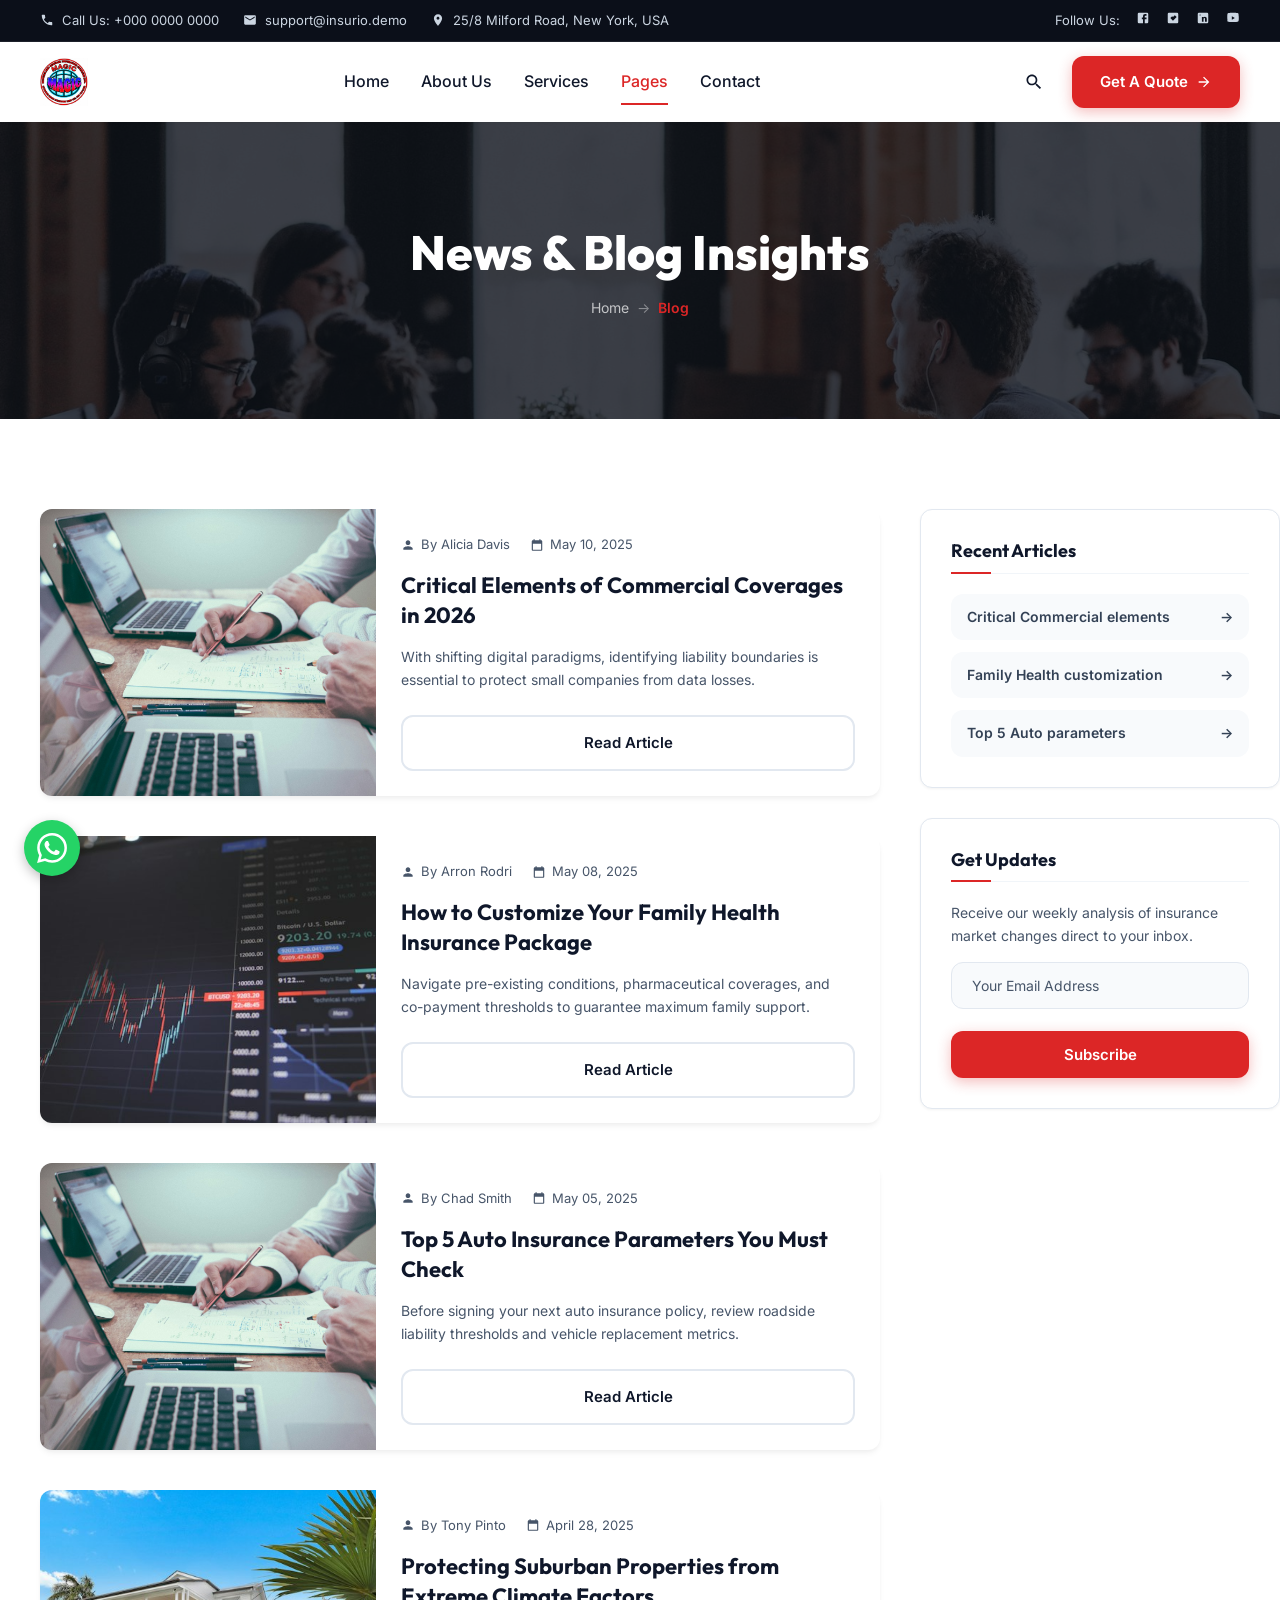
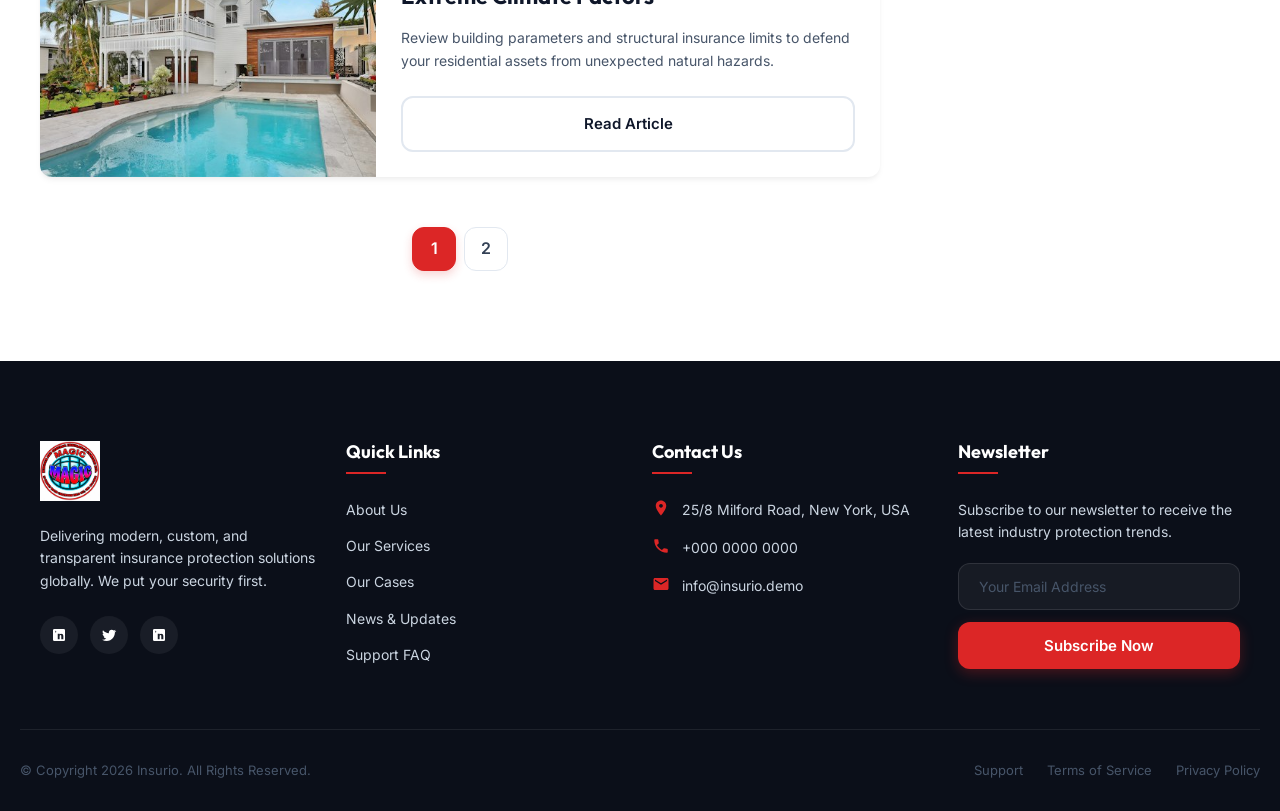
<file: blog.html>
<!DOCTYPE html>
<html lang="en">
<head>
  <meta charset="UTF-8">
  <meta name="viewport" content="width=device-width, initial-scale=1.0">
  <title>News & Blog | Insurio - Insurance Insights</title>
  <meta name="description" content="Stay up to date with the latest insurance updates, corporate risk strategies, auto guidelines, and health coverage reviews from Insurio.">
  <link rel="stylesheet" href="css/style.css">
</head>
<body>

  <!-- --- TOP HEADER BANNER --- -->
  <div class="top-header">
    <div class="container flex-between">
      <div class="top-header-contacts">
        <div class="top-header-contact-item">
          <!-- AI Prompt: Elegant minimalist corporate graphic vector icon -->
          <svg class="svg-icon" viewBox="0 0 24 24" style="width:14px;height:14px;"><path d="M6.62 10.79c1.44 2.83 3.76 5.14 6.59 6.59l2.2-2.2c.27-.27.67-.36 1.02-.24 1.12.37 2.33.57 3.57.57.55 0 1 .45 1 1V20c0 .55-.45 1-1 1-9.39 0-17-7.61-17-17 0-.55.45-1 1-1h3.5c.55 0 1 .45 1 1 0 1.25.2 2.45.57 3.57.11.35.03.74-.25 1.02l-2.2 2.2z"/></svg>
          <a href="tel:000-0000-0000">Call Us: +000 0000 0000</a>
        </div>
        <div class="top-header-contact-item">
          <!-- AI Prompt: Elegant minimalist corporate graphic vector icon -->
          <svg class="svg-icon" viewBox="0 0 24 24" style="width:14px;height:14px;"><path d="M20 4H4c-1.1 0-1.99.9-1.99 2L2 18c0 1.1.9 2 2 2h16c1.1 0 2-.9 2-2V6c0-1.1-.9-2-2-2zm0 4l-8 5-8-5V6l8 5 8-5v2z"/></svg>
          <a href="mailto:support@insurio.demo">support@insurio.demo</a>
        </div>
        <div class="top-header-contact-item">
          <!-- AI Prompt: Elegant minimalist corporate graphic vector icon -->
          <svg class="svg-icon" viewBox="0 0 24 24" style="width:14px;height:14px;"><path d="M12 2C8.13 2 5 5.13 5 9c0 5.25 7 13 7 13s7-7.75 7-13c0-3.87-3.13-7-7-7zm0 9.5c-1.38 0-2.5-1.12-2.5-2.5s1.12-2.5 2.5-2.5 2.5 1.12 2.5 2.5-1.12 2.5-2.5 2.5z"/></svg>
          <span>25/8 Milford Road, New York, USA</span>
        </div>
      </div>
      <div class="top-header-socials">
        <span>Follow Us:</span>
        <!-- AI Prompt: Facebook social brand networking icon graphic -->
        <a href="#" aria-label="Facebook"><svg class="svg-icon" viewBox="0 0 24 24" style="width:14px;height:14px;"><path d="M5 3h14a2 2 0 0 1 2 2v14a2 2 0 0 1-2 2H5a2 2 0 0 1-2-2V5a2 2 0 0 1 2-2m13 2h-2.5A3.5 3.5 0 0 0 12 8.5V11h-2v3h2v7h3v-7h3v-3h-3V9a1 1 0 0 1 1-1h2V5z"/></svg></a>
        <!-- AI Prompt: Twitter social brand microblogging icon graphic -->
        <a href="#" aria-label="Twitter"><svg class="svg-icon" viewBox="0 0 24 24" style="width:14px;height:14px;"><path d="M5 3h14a2 2 0 0 1 2 2v14a2 2 0 0 1-2 2H5a2 2 0 0 1-2-2V5a2 2 0 0 1 2-2m10.12 4.12l-3.18 3.19-1.35-1.35-3.18 3.18 4.53 4.54 6.36-6.37-3.18-3.19z"/></svg></a>
        <!-- AI Prompt: LinkedIn professional networking brand icon graphic -->
        <a href="#" aria-label="LinkedIn"><svg class="svg-icon" viewBox="0 0 24 24" style="width:14px;height:14px;"><path d="M19 3a2 2 0 0 1 2 2v14a2 2 0 0 1-2 2H5a2 2 0 0 1-2-2V5a2 2 0 0 1 2-2h14m-.5 15.5v-5.3a3.26 3.26 0 0 0-3.26-3.26c-.85 0-1.84.52-2.32 1.3v-1.11h-2.8v8.37h2.8v-4.87c0-.26.05-.52.12-.7a1.54 1.54 0 0 1 1.4-1c.75 0 1 .56 1 1.4v5.17h2.8M6.5 8.37a1.37 1.37 0 1 0 0-2.75 1.37 0 0 0 0 2.75M8 18.5V10.1H5v8.4h3z"/></svg></a>
        <!-- AI Prompt: YouTube video hosting brand icon graphic -->
        <a href="#" aria-label="YouTube"><svg class="svg-icon" viewBox="0 0 24 24" style="width:14px;height:14px;"><path d="M10 15l5.19-3L10 9v6m11.56-7.83c.13.47.22 1.1.28 1.9.06.8.08 1.54.08 2.22v1.42c0 .68-.02 1.42-.08 2.22a10.8 10.8 0 0 1-.28 1.9 2.5 2.5 0 0 1-1.78 1.78c-.47.13-1.1.22-1.9.28-.8.06-1.54.08-2.22.08H8.42c-.68 0-1.42-.02-2.22-.08a10.8 10.8 0 0 1-1.9-.28A2.5 2.5 0 0 1 2.52 15c-.13-.47-.22-1.1-.28-1.9C2.18 12.3 2.16 11.56 2.16 10.88v-1.42c0-.68.02-1.42.08-2.22a10.8 10.8 0 0 1 .28-1.9 2.5 2.5 0 0 1 1.78-1.78c.47-.13 1.1-.22 1.9-.28.8-.06 1.54-.08 2.22-.08h7.16c.68 0 1.42.02 2.22.08a10.8 10.8 0 0 1 1.9.28 2.5 2.5 0 0 1 1.78 1.78z"/></svg></a>
      </div>
    </div>
  </div>

  <!-- --- MAIN NAVIGATION --- -->
  <header class="main-header">
    <div class="container nav-container">
      <a href="index.html" class="logo">
        <img src="images/IMAGE%203.jpeg" alt="MAGIC Logo">
      </a>
      
      <nav class="nav-menu">
        <div class="nav-item"><a href="index.html" class="nav-link">Home</a></div>
        <div class="nav-item"><a href="about.html" class="nav-link">About Us</a></div>
        <div class="nav-item dropdown">
          <a href="services.html" class="nav-link">Services</a>
          <ul class="dropdown-menu">
            <li class="dropdown-item"><a href="services.html">All Services</a></li>
            <li class="dropdown-item"><a href="service-detail.html">Health & Wellness</a></li>
          </ul>
        </div>
        <div class="nav-item dropdown">
          <a href="#" class="nav-link active">Pages</a>
          <ul class="dropdown-menu">
            <li class="dropdown-item"><a href="portfolio.html">Our Portfolio</a></li>
            <li class="dropdown-item"><a href="portfolio-detail.html">Portfolio Detail</a></li>
            <li class="dropdown-item"><a href="blog.html">News & Blog</a></li>
            <li class="dropdown-item"><a href="blog-detail.html">Blog Detail</a></li>
          </ul>
        </div>
        <div class="nav-item"><a href="contact.html" class="nav-link">Contact</a></div>
      </nav>

      <div class="header-right">
        <button class="search-btn" aria-label="Search">
          <!-- AI Prompt: Elegant minimalist corporate graphic vector icon -->
          <svg class="svg-icon" viewBox="0 0 24 24" style="width:20px;height:20px;"><path d="M15.5 14h-.79l-.28-.27C15.41 12.59 16 11.11 16 9.5 16 5.91 13.09 3 9.5 3S3 5.91 3 9.5 5.91 16 9.5 16c1.61 0 3.09-.59 4.23-1.57l.27.28v.79l5 4.99L20.49 19l-4.99-5zm-6 0C7.01 14 5 11.99 5 9.5S7.01 5 9.5 5 14 7.01 14 9.5 11.99 14 9.5 14z"/></svg>
        </button>
        <a href="contact.html" class="btn btn-primary">
          Get A Quote
          <!-- AI Prompt: Elegant minimalist corporate graphic vector icon -->
          <svg class="svg-icon" viewBox="0 0 24 24" style="width:16px;height:16px;"><path d="M12 4l-1.41 1.41L16.17 11H4v2h12.17l-5.58 5.59L12 20l8-8z"/></svg>
        </a>
        <div class="hamburger">
          <span></span>
          <span></span>
          <span></span>
        </div>
      </div>
    </div>
  </header>

  <!-- --- PAGE BANNER --- -->
  <section class="page-banner">
    <div class="page-banner-bg">
      <!-- AI Prompt: High resolution professional theme-matching Unsplash photograph -->
      <img src="images/photo-1521737604893-d14cc237f11d.jpg" alt="Blog List Banner">
    </div>
    <div class="container page-banner-container">
      <h1 class="page-title">News & Blog Insights</h1>
      <div class="breadcrumb">
        <a href="index.html" class="breadcrumb-item">Home</a>
        <span class="breadcrumb-separator">&rarr;</span>
        <span class="breadcrumb-item active">Blog</span>
      </div>
    </div>
  </section>

  <!-- --- BLOG SECTION --- -->
  <section class="section">
    <div class="container detail-grid">
      <!-- Blog Listing -->
      <div>
        <div id="blog-posts-list" style="display: flex; flex-direction: column; gap: 40px;">
          <!-- Post 1 -->
          <div class="blog-card-item-wrapper">
            <div class="blog-card" style="display: flex; flex-direction: row; flex-wrap: wrap;">
              <div class="blog-card-image" style="flex: 0 0 40%; min-width: 250px; height: auto; min-height: 200px;">
                <!-- AI Prompt: High resolution professional theme-matching Unsplash photograph -->
                <img src="images/photo-1454165804606-c3d57bc86b40.jpg" alt="Corporate Risk Mitigation" style="height:100%; object-fit:cover;">
              </div>
              <div class="blog-card-body" style="flex: 1 1 50%; padding: 25px;">
                <div class="blog-card-meta">
                  <div class="blog-card-meta-item">
                    <!-- AI Prompt: Elegant minimalist corporate graphic vector icon -->
                    <svg class="svg-icon" viewBox="0 0 24 24" style="width:14px;height:14px;"><path d="M12 12c2.21 0 4-1.79 4-4s-1.79-4-4-4-4 1.79-4 4 1.79 4 4 4zm0 2c-2.67 0-8 1.34-8 4v2h16v-2c0-2.66-5.33-4-8-4z"/></svg>
                    By Alicia Davis
                  </div>
                  <div class="blog-card-meta-item">
                    <!-- AI Prompt: Elegant minimalist corporate graphic vector icon -->
                    <svg class="svg-icon" viewBox="0 0 24 24" style="width:14px;height:14px;"><path d="M19 4h-1V2h-2v2H8V2H6v2H5c-1.11 0-1.99.9-1.99 2L3 20c0 1.1.89 2 2 2h14c1.1 0 2-.9 2-2V6c0-1.1-.9-2-2-2zm0 16H5V10h14v10z"/></svg>
                    May 10, 2025
                  </div>
                </div>
                <h3 class="blog-card-title" style="font-size:22px;"><a href="blog-detail.html">Critical Elements of Commercial Coverages in 2026</a></h3>
                <p class="blog-card-desc">With shifting digital paradigms, identifying liability boundaries is essential to protect small companies from data losses.</p>
                <a href="blog-detail.html" class="btn btn-outline">Read Article</a>
              </div>
            </div>
          </div>

          <!-- Post 2 -->
          <div class="blog-card-item-wrapper">
            <div class="blog-card" style="display: flex; flex-direction: row; flex-wrap: wrap;">
              <div class="blog-card-image" style="flex: 0 0 40%; min-width: 250px; height: auto; min-height: 200px;">
                <!-- AI Prompt: High resolution professional theme-matching Unsplash photograph -->
                <img src="images/photo-1590283603385-17ffb3a7f29f.jpg" alt="Family Health Protection">
              </div>
              <div class="blog-card-body" style="flex: 1 1 50%; padding: 25px;">
                <div class="blog-card-meta">
                  <div class="blog-card-meta-item">
                    <!-- AI Prompt: Elegant minimalist corporate graphic vector icon -->
                    <svg class="svg-icon" viewBox="0 0 24 24" style="width:14px;height:14px;"><path d="M12 12c2.21 0 4-1.79 4-4s-1.79-4-4-4-4 1.79-4 4 1.79 4 4 4zm0 2c-2.67 0-8 1.34-8 4v2h16v-2c0-2.66-5.33-4-8-4z"/></svg>
                    By Arron Rodri
                  </div>
                  <div class="blog-card-meta-item">
                    <!-- AI Prompt: Elegant minimalist corporate graphic vector icon -->
                    <svg class="svg-icon" viewBox="0 0 24 24" style="width:14px;height:14px;"><path d="M19 4h-1V2h-2v2H8V2H6v2H5c-1.11 0-1.99.9-1.99 2L3 20c0 1.1.89 2 2 2h14c1.1 0 2-.9 2-2V6c0-1.1-.9-2-2-2zm0 16H5V10h14v10z"/></svg>
                    May 08, 2025
                  </div>
                </div>
                <h3 class="blog-card-title" style="font-size:22px;"><a href="blog-detail.html">How to Customize Your Family Health Insurance Package</a></h3>
                <p class="blog-card-desc">Navigate pre-existing conditions, pharmaceutical coverages, and co-payment thresholds to guarantee maximum family support.</p>
                <a href="blog-detail.html" class="btn btn-outline">Read Article</a>
              </div>
            </div>
          </div>

          <!-- Post 3 -->
          <div class="blog-card-item-wrapper">
            <div class="blog-card" style="display: flex; flex-direction: row; flex-wrap: wrap;">
              <div class="blog-card-image" style="flex: 0 0 40%; min-width: 250px; height: auto; min-height: 200px;">
                <!-- AI Prompt: High resolution professional theme-matching Unsplash photograph -->
                <img src="images/photo-1454165804606-c3d57bc86b40.jpg" alt="Contract Signing">
              </div>
              <div class="blog-card-body" style="flex: 1 1 50%; padding: 25px;">
                <div class="blog-card-meta">
                  <div class="blog-card-meta-item">
                    <!-- AI Prompt: Elegant minimalist corporate graphic vector icon -->
                    <svg class="svg-icon" viewBox="0 0 24 24" style="width:14px;height:14px;"><path d="M12 12c2.21 0 4-1.79 4-4s-1.79-4-4-4-4 1.79-4 4 1.79 4 4 4zm0 2c-2.67 0-8 1.34-8 4v2h16v-2c0-2.66-5.33-4-8-4z"/></svg>
                    By Chad Smith
                  </div>
                  <div class="blog-card-meta-item">
                    <!-- AI Prompt: Elegant minimalist corporate graphic vector icon -->
                    <svg class="svg-icon" viewBox="0 0 24 24" style="width:14px;height:14px;"><path d="M19 4h-1V2h-2v2H8V2H6v2H5c-1.11 0-1.99.9-1.99 2L3 20c0 1.1.89 2 2 2h14c1.1 0 2-.9 2-2V6c0-1.1-.9-2-2-2zm0 16H5V10h14v10z"/></svg>
                    May 05, 2025
                  </div>
                </div>
                <h3 class="blog-card-title" style="font-size:22px;"><a href="blog-detail.html">Top 5 Auto Insurance Parameters You Must Check</a></h3>
                <p class="blog-card-desc">Before signing your next auto insurance policy, review roadside liability thresholds and vehicle replacement metrics.</p>
                <a href="blog-detail.html" class="btn btn-outline">Read Article</a>
              </div>
            </div>
          </div>

          <!-- Post 4 -->
          <div class="blog-card-item-wrapper">
            <div class="blog-card" style="display: flex; flex-direction: row; flex-wrap: wrap;">
              <div class="blog-card-image" style="flex: 0 0 40%; min-width: 250px; height: auto; min-height: 200px;">
                <!-- AI Prompt: High resolution professional theme-matching Unsplash photograph -->
                <img src="images/photo-1564013799919-ab600027ffc6.jpg" alt="Home Asset Protection">
              </div>
              <div class="blog-card-body" style="flex: 1 1 50%; padding: 25px;">
                <div class="blog-card-meta">
                  <div class="blog-card-meta-item">
                    <!-- AI Prompt: Elegant minimalist corporate graphic vector icon -->
                    <svg class="svg-icon" viewBox="0 0 24 24" style="width:14px;height:14px;"><path d="M12 12c2.21 0 4-1.79 4-4s-1.79-4-4-4-4 1.79-4 4 1.79 4 4 4zm0 2c-2.67 0-8 1.34-8 4v2h16v-2c0-2.66-5.33-4-8-4z"/></svg>
                    By Tony Pinto
                  </div>
                  <div class="blog-card-meta-item">
                    <!-- AI Prompt: Elegant minimalist corporate graphic vector icon -->
                    <svg class="svg-icon" viewBox="0 0 24 24" style="width:14px;height:14px;"><path d="M19 4h-1V2h-2v2H8V2H6v2H5c-1.11 0-1.99.9-1.99 2L3 20c0 1.1.89 2 2 2h14c1.1 0 2-.9 2-2V6c0-1.1-.9-2-2-2zm0 16H5V10h14v10z"/></svg>
                    April 28, 2025
                  </div>
                </div>
                <h3 class="blog-card-title" style="font-size:22px;"><a href="blog-detail.html">Protecting Suburban Properties from Extreme Climate Factors</a></h3>
                <p class="blog-card-desc">Review building parameters and structural insurance limits to defend your residential assets from unexpected natural hazards.</p>
                <a href="blog-detail.html" class="btn btn-outline">Read Article</a>
              </div>
            </div>
          </div>

          <!-- Post 5 -->
          <div class="blog-card-item-wrapper">
            <div class="blog-card" style="display: flex; flex-direction: row; flex-wrap: wrap;">
              <div class="blog-card-image" style="flex: 0 0 40%; min-width: 250px; height: auto; min-height: 200px;">
                <!-- AI Prompt: High resolution professional theme-matching Unsplash photograph -->
                <img src="images/photo-1469854523086-cc02fe5d8800.jpg" alt="Global Voyage Shield">
              </div>
              <div class="blog-card-body" style="flex: 1 1 50%; padding: 25px;">
                <div class="blog-card-meta">
                  <div class="blog-card-meta-item">
                    <!-- AI Prompt: Elegant minimalist corporate graphic vector icon -->
                    <svg class="svg-icon" viewBox="0 0 24 24" style="width:14px;height:14px;"><path d="M12 12c2.21 0 4-1.79 4-4s-1.79-4-4-4-4 1.79-4 4 1.79 4 4 4zm0 2c-2.67 0-8 1.34-8 4v2h16v-2c0-2.66-5.33-4-8-4z"/></svg>
                    By Alicia Davis
                  </div>
                  <div class="blog-card-meta-item">
                    <!-- AI Prompt: Elegant minimalist corporate graphic vector icon -->
                    <svg class="svg-icon" viewBox="0 0 24 24" style="width:14px;height:14px;"><path d="M19 4h-1V2h-2v2H8V2H6v2H5c-1.11 0-1.99.9-1.99 2L3 20c0 1.1.89 2 2 2h14c1.1 0 2-.9 2-2V6c0-1.1-.9-2-2-2zm0 16H5V10h14v10z"/></svg>
                    April 15, 2025
                  </div>
                </div>
                <h3 class="blog-card-title" style="font-size:22px;"><a href="blog-detail.html">Why International Medical Networks Matter for Travelers</a></h3>
                <p class="blog-card-desc">Discover the peace of mind in having immediate medical access and direct hospital bill settlements when exploring foreign countries.</p>
                <a href="blog-detail.html" class="btn btn-outline">Read Article</a>
              </div>
            </div>
          </div>

          <!-- Post 6 -->
          <div class="blog-card-item-wrapper">
            <div class="blog-card" style="display: flex; flex-direction: row; flex-wrap: wrap;">
              <div class="blog-card-image" style="flex: 0 0 40%; min-width: 250px; height: auto; min-height: 200px;">
                <!-- AI Prompt: High resolution professional theme-matching Unsplash photograph -->
                <img src="images/photo-1507679799987-c73779587ccf.jpg" alt="Consulting Specialist">
              </div>
              <div class="blog-card-body" style="flex: 1 1 50%; padding: 25px;">
                <div class="blog-card-meta">
                  <div class="blog-card-meta-item">
                    <!-- AI Prompt: Elegant minimalist corporate graphic vector icon -->
                    <svg class="svg-icon" viewBox="0 0 24 24" style="width:14px;height:14px;"><path d="M12 12c2.21 0 4-1.79 4-4s-1.79-4-4-4-4 1.79-4 4 1.79 4 4 4zm0 2c-2.67 0-8 1.34-8 4v2h16v-2c0-2.66-5.33-4-8-4z"/></svg>
                    By Tony Pinto
                  </div>
                  <div class="blog-card-meta-item">
                    <!-- AI Prompt: Elegant minimalist corporate graphic vector icon -->
                    <svg class="svg-icon" viewBox="0 0 24 24" style="width:14px;height:14px;"><path d="M19 4h-1V2h-2v2H8V2H6v2H5c-1.11 0-1.99.9-1.99 2L3 20c0 1.1.89 2 2 2h14c1.1 0 2-.9 2-2V6c0-1.1-.9-2-2-2zm0 16H5V10h14v10z"/></svg>
                    April 02, 2025
                  </div>
                </div>
                <h3 class="blog-card-title" style="font-size:22px;"><a href="blog-detail.html">Simplifying Policy Jargon: A Guide for Young Policyholders</a></h3>
                <p class="blog-card-desc">Understand common insurance terms like deductibles, premium boundaries, and co-payment caps to make smart choices.</p>
                <a href="blog-detail.html" class="btn btn-outline">Read Article</a>
              </div>
            </div>
          </div>
        </div>

        <!-- Virtual Pagination Controls -->
        <div id="blog-pagination" class="pagination"></div>
      </div>

      <!-- Sidebar -->
      <div class="detail-sidebar">
        <!-- Widget 1: Recent Posts -->
        <div class="sidebar-widget">
          <h3 class="sidebar-title">Recent Articles</h3>
          <ul class="category-list">
            <li class="category-item"><a href="blog-detail.html">Critical Commercial elements <span>&rarr;</span></a></li>
            <li class="category-item"><a href="blog-detail.html">Family Health customization <span>&rarr;</span></a></li>
            <li class="category-item"><a href="blog-detail.html">Top 5 Auto parameters <span>&rarr;</span></a></li>
          </ul>
        </div>

        <!-- Widget 2: Newsletter -->
        <div class="sidebar-widget">
          <h3 class="sidebar-title">Get Updates</h3>
          <p style="font-size: 14px; margin-bottom: 15px; color: var(--color-gray-600);">Receive our weekly analysis of insurance market changes direct to your inbox.</p>
          <form class="footer-newsletter-form">
            <input type="email" class="footer-newsletter-input" placeholder="Your Email Address" style="margin-bottom: 10px; border-color: var(--color-gray-200); background-color: var(--color-gray-50); color: var(--color-gray-900);" required>
            <button type="submit" class="btn btn-primary" style="width: 100%;">Subscribe</button>
          </form>
        </div>
      </div>
    </div>
  </section>

  <!-- --- FOOTER --- -->
  <footer class="footer">
    <div class="container footer-top grid-4">
      <div class="footer-column-brand">
        <a href="index.html" class="logo footer-logo">
          <img src="images/IMAGE%203.jpeg" alt="MAGIC Logo">
        </a>
        <p class="footer-brand-desc">Delivering modern, custom, and transparent insurance protection solutions globally. We put your security first.</p>
        <div class="footer-social-links">
          <!-- AI Prompt: Facebook social brand networking icon graphic -->
          <a href="#" class="footer-social-btn" aria-label="Facebook"><svg class="svg-icon" viewBox="0 0 24 24" style="width:16px;height:16px;"><path d="M19 3a2 2 0 0 1 2 2v14a2 2 0 0 1-2 2H5a2 2 0 0 1-2-2V5a2 2 0 0 1 2-2h14m-.5 15.5v-5.3a3.26 3.26 0 0 0-3.26-3.26c-.85 0-1.84.52-2.32 1.3v-1.11h-2.8v8.37h2.8v-4.87c0-.26.05-.52.12-.7a1.54 1.54 0 0 1 1.4-1c.75 0 1 .56 1 1.4v5.17h2.8M6.5 8.37a1.37 1.37 0 1 0 0-2.75 1.37 0 0 0 0 2.75M8 18.5V10.1H5v8.4h3z"/></svg></a>
          <!-- AI Prompt: Twitter social brand microblogging icon graphic -->
          <a href="#" class="footer-social-btn" aria-label="Twitter"><svg class="svg-icon" viewBox="0 0 24 24" style="width:16px;height:16px;"><path d="M22.46 6c-.77.35-1.6.58-2.46.69.88-.53 1.56-1.37 1.88-2.38-.83.5-1.75.85-2.72 1.05C18.37 4.5 17.26 4 16 4c-2.35 0-4.27 1.92-4.27 4.29 0 .34.04.67.11.98C8.28 9.09 5.11 7.38 3 4.79c-.37.63-.58 1.37-.58 2.15 0 1.49.75 2.81 1.91 3.56-.7 0-1.37-.2-1.95-.53v.05c0 2.08 1.48 3.82 3.44 4.21a4.22 4.22 0 0 1-1.93.07 4.28 4.28 0 0 0 4 2.98 8.52 8.52 0 0 1-5.31 1.83c-.34 0-.68-.02-1.02-.06C3.9 20.29 6.18 21 8.59 21c7.88 0 12.2-6.53 12.2-12.2 0-.18 0-.37-.01-.55.84-.6 1.56-1.36 2.14-2.23z"/></svg></a>
          <!-- AI Prompt: LinkedIn professional networking brand icon graphic -->
          <a href="#" class="footer-social-btn" aria-label="LinkedIn"><svg class="svg-icon" viewBox="0 0 24 24" style="width:16px;height:16px;"><path d="M19 3a2 2 0 0 1 2 2v14a2 2 0 0 1-2 2H5a2 2 0 0 1-2-2V5a2 2 0 0 1 2-2h14m-.5 15.5v-5.3a3.26 3.26 0 0 0-3.26-3.26c-.85 0-1.84.52-2.32 1.3v-1.11h-2.8v8.37h2.8v-4.87c0-.26.05-.52.12-.7a1.54 1.54 0 0 1 1.4-1c.75 0 1 .56 1 1.4v5.17h2.8M6.5 8.37a1.37 1.37 0 1 0 0-2.75 1.37 0 0 0 0 2.75M8 18.5V10.1H5v8.4h3z"/></svg></a>
        </div>
      </div>

      <div>
        <h4 class="footer-column-title">Quick Links</h4>
        <ul class="footer-links-list">
          <li class="footer-link-item"><a href="about.html">About Us</a></li>
          <li class="footer-link-item"><a href="services.html">Our Services</a></li>
          <li class="footer-link-item"><a href="portfolio.html">Our Cases</a></li>
          <li class="footer-link-item"><a href="blog.html">News & Updates</a></li>
          <li class="footer-link-item"><a href="contact.html">Support FAQ</a></li>
        </ul>
      </div>

      <div>
        <h4 class="footer-column-title">Contact Us</h4>
        <ul class="footer-contact-list">
          <li class="footer-contact-item">
            <!-- AI Prompt: Elegant minimalist corporate graphic vector icon -->
            <svg class="svg-icon footer-contact-icon" viewBox="0 0 24 24" style="width:18px;height:18px;"><path d="M12 2C8.13 2 5 5.13 5 9c0 5.25 7 13 7 13s7-7.75 7-13c0-3.87-3.13-7-7-7zm0 9.5c-1.38 0-2.5-1.12-2.5-2.5s1.12-2.5 2.5-2.5 2.5 1.12 2.5 2.5-1.12 2.5-2.5 2.5z"/></svg>
            <span>25/8 Milford Road, New York, USA</span>
          </li>
          <li class="footer-contact-item">
            <!-- AI Prompt: Elegant minimalist corporate graphic vector icon -->
            <svg class="svg-icon footer-contact-icon" viewBox="0 0 24 24" style="width:18px;height:18px;"><path d="M6.62 10.79c1.44 2.83 3.76 5.14 6.59 6.59l2.2-2.2c.27-.27.67-.36 1.02-.24 1.12.37 2.33.57 3.57.57.55 0 1 .45 1 1V20c0 .55-.45 1-1 1-9.39 0-17-7.61-17-17 0-.55.45-1 1-1h3.5c.55 0 1 .45 1 1 0 1.25.2 2.45.57 3.57.11.35.03.74-.25 1.02l-2.2 2.2z"/></svg>
            <a href="tel:000-0000-0000">+000 0000 0000</a>
          </li>
          <li class="footer-contact-item">
            <!-- AI Prompt: Elegant minimalist corporate graphic vector icon -->
            <svg class="svg-icon footer-contact-icon" viewBox="0 0 24 24" style="width:18px;height:18px;"><path d="M20 4H4c-1.1 0-1.99.9-1.99 2L2 18c0 1.1.9 2 2 2h16c1.1 0 2-.9 2-2V6c0-1.1-.9-2-2-2zm0 4l-8 5-8-5V6l8 5 8-5v2z"/></svg>
            <a href="mailto:info@insurio.demo">info@insurio.demo</a>
          </li>
        </ul>
      </div>

      <div>
        <h4 class="footer-column-title">Newsletter</h4>
        <p class="footer-newsletter-text">Subscribe to our newsletter to receive the latest industry protection trends.</p>
        <form class="footer-newsletter-form">
          <input type="email" class="footer-newsletter-input" placeholder="Your Email Address" required>
          <button type="submit" class="btn btn-primary">Subscribe Now</button>
        </form>
      </div>
    </div>

    <div class="container footer-bottom flex-between">
      <p>&copy; Copyright 2026 Insurio. All Rights Reserved.</p>
      <div class="footer-bottom-links">
        <a href="about.html">Support</a>
        <a href="about.html">Terms of Service</a>
        <a href="about.html">Privacy Policy</a>
      </div>
    </div>
  </footer>

  <script src="js/main.js"></script>
  <!-- Floating WhatsApp Button -->
  <a href="https://wa.me/00000000000" class="whatsapp-float" target="_blank" rel="noopener noreferrer" aria-label="Chat with us on WhatsApp">
    <svg viewBox="0 0 24 24" aria-hidden="true"><path d="M17.472 14.382c-.297-.149-1.758-.867-2.03-.967-.273-.099-.471-.148-.67.15-.197.297-.767.966-.94 1.164-.173.199-.347.223-.644.075-.297-.15-1.255-.463-2.39-1.475-.883-.788-1.48-1.761-1.653-2.059-.173-.297-.018-.458.13-.606.134-.133.298-.347.446-.52.149-.174.198-.298.298-.497.099-.198.05-.371-.025-.52-.075-.149-.669-1.612-.916-2.207-.242-.579-.487-.5-.669-.51-.173-.008-.371-.01-.57-.01-.198 0-.52.074-.792.372-.272.297-1.04 1.016-1.04 2.479 0 1.462 1.065 2.875 1.213 3.074.149.198 2.096 3.2 5.077 4.487.709.306 1.262.489 1.694.625.712.227 1.36.195 1.871.118.571-.085 1.758-.719 2.006-1.413.248-.694.248-1.289.173-1.413-.074-.124-.272-.198-.57-.347m-5.421 7.403h-.004a9.87 9.87 0 01-5.031-1.378l-.361-.214-3.741.982.998-3.648-.235-.374a9.86 9.86 0 01-1.51-5.26c.001-5.45 4.436-9.884 9.888-9.884 2.64 0 5.122 1.03 6.988 2.898a9.825 9.825 0 012.893 6.994c-.003 5.45-4.437 9.884-9.885 9.884m8.413-18.297A11.815 11.815 0 0012.05 0C5.495 0 .16 5.335.157 11.892c0 2.096.547 4.142 1.588 5.945L.057 24l6.305-1.654a11.882 11.882 0 005.683 1.448h.005c6.554 0 11.89-5.335 11.893-11.893a11.821 11.821 0 00-3.48-8.413Z"/></svg>
  </a>
</body>
</html>
</file>
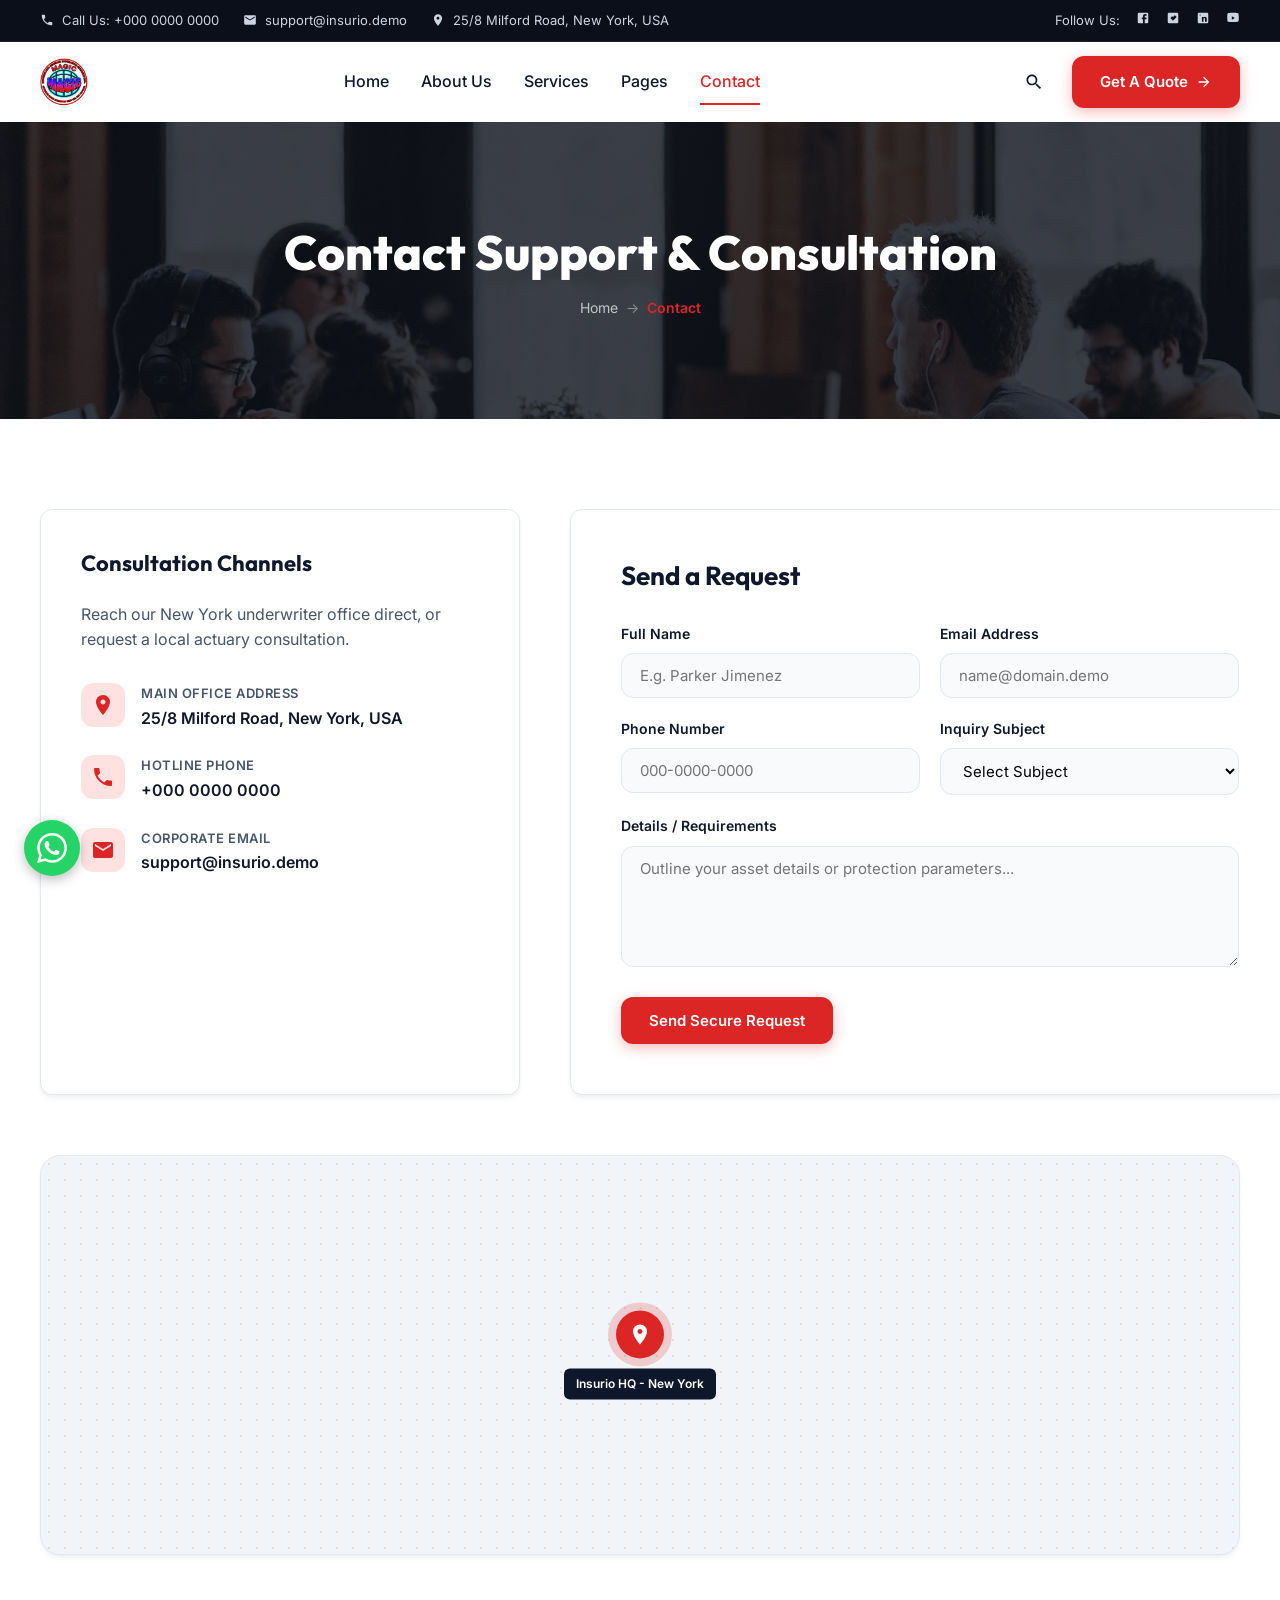
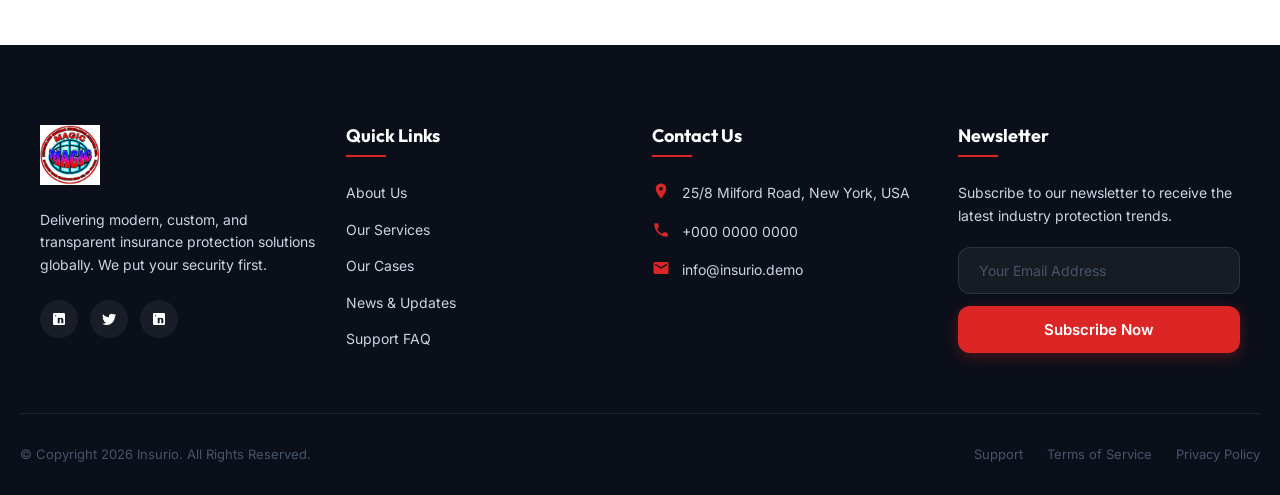
<file: contact.html>
<!DOCTYPE html>
<html lang="en">
<head>
  <meta charset="UTF-8">
  <meta name="viewport" content="width=device-width, initial-scale=1.0">
  <title>Contact Us | Insurio - Premium Insurance Support</title>
  <meta name="description" content="Get in touch with Insurio's certified underwriters and customer advisory team. Submit questions, report claims, or request a custom quote review.">
  <link rel="stylesheet" href="css/style.css">
  <style>
    /* Map Mock Custom Style */
    .map-mock-container {
      width: 100%;
      height: 400px;
      background-color: var(--color-gray-100);
      border-radius: var(--border-radius-lg);
      margin-top: 60px;
      overflow: hidden;
      position: relative;
      border: 1px solid var(--color-gray-200);
      box-shadow: var(--shadow-md);
    }
    .map-mock-bg {
      width: 100%;
      height: 100%;
      opacity: 0.15;
      background-image: radial-gradient(var(--color-primary) 1.5px, transparent 1.5px);
      background-size: 16px 16px;
    }
    .map-marker {
      position: absolute;
      top: 50%;
      left: 50%;
      transform: translate(-50%, -50%);
      text-align: center;
      display: flex;
      flex-direction: column;
      align-items: center;
    }
    .map-marker-pin {
      width: 48px;
      height: 48px;
      border-radius: 50%;
      background-color: var(--color-accent);
      color: var(--color-white);
      display: flex;
      align-items: center;
      justify-content: center;
      box-shadow: 0 0 0 8px rgba(220, 38, 38, 0.2);
      animation: mapPinPulse 2.5s infinite;
    }
    .map-marker-label {
      background-color: var(--color-gray-900);
      color: var(--color-white);
      padding: 6px 12px;
      border-radius: var(--border-radius-sm);
      font-size: 12px;
      font-weight: 600;
      margin-top: 10px;
      white-space: nowrap;
    }
    @keyframes mapPinPulse {
      0% { box-shadow: 0 0 0 0 rgba(220, 38, 38, 0.4); }
      70% { box-shadow: 0 0 0 15px rgba(220, 38, 38, 0); }
      100% { box-shadow: 0 0 0 0 rgba(220, 38, 38, 0); }
    }
  </style>
</head>
<body>

  <!-- --- TOP HEADER BANNER --- -->
  <div class="top-header">
    <div class="container flex-between">
      <div class="top-header-contacts">
        <div class="top-header-contact-item">
          <!-- AI Prompt: Elegant minimalist corporate graphic vector icon -->
          <svg class="svg-icon" viewBox="0 0 24 24" style="width:14px;height:14px;"><path d="M6.62 10.79c1.44 2.83 3.76 5.14 6.59 6.59l2.2-2.2c.27-.27.67-.36 1.02-.24 1.12.37 2.33.57 3.57.57.55 0 1 .45 1 1V20c0 .55-.45 1-1 1-9.39 0-17-7.61-17-17 0-.55.45-1 1-1h3.5c.55 0 1 .45 1 1 0 1.25.2 2.45.57 3.57.11.35.03.74-.25 1.02l-2.2 2.2z"/></svg>
          <a href="tel:000-0000-0000">Call Us: +000 0000 0000</a>
        </div>
        <div class="top-header-contact-item">
          <!-- AI Prompt: Elegant minimalist corporate graphic vector icon -->
          <svg class="svg-icon" viewBox="0 0 24 24" style="width:14px;height:14px;"><path d="M20 4H4c-1.1 0-1.99.9-1.99 2L2 18c0 1.1.9 2 2 2h16c1.1 0 2-.9 2-2V6c0-1.1-.9-2-2-2zm0 4l-8 5-8-5V6l8 5 8-5v2z"/></svg>
          <a href="mailto:support@insurio.demo">support@insurio.demo</a>
        </div>
        <div class="top-header-contact-item">
          <!-- AI Prompt: Elegant minimalist corporate graphic vector icon -->
          <svg class="svg-icon" viewBox="0 0 24 24" style="width:14px;height:14px;"><path d="M12 2C8.13 2 5 5.13 5 9c0 5.25 7 13 7 13s7-7.75 7-13c0-3.87-3.13-7-7-7zm0 9.5c-1.38 0-2.5-1.12-2.5-2.5s1.12-2.5 2.5-2.5 2.5 1.12 2.5 2.5-1.12 2.5-2.5 2.5z"/></svg>
          <span>25/8 Milford Road, New York, USA</span>
        </div>
      </div>
      <div class="top-header-socials">
        <span>Follow Us:</span>
        <!-- AI Prompt: Facebook social brand networking icon graphic -->
        <a href="#" aria-label="Facebook"><svg class="svg-icon" viewBox="0 0 24 24" style="width:14px;height:14px;"><path d="M5 3h14a2 2 0 0 1 2 2v14a2 2 0 0 1-2 2H5a2 2 0 0 1-2-2V5a2 2 0 0 1 2-2m13 2h-2.5A3.5 3.5 0 0 0 12 8.5V11h-2v3h2v7h3v-7h3v-3h-3V9a1 1 0 0 1 1-1h2V5z"/></svg></a>
        <!-- AI Prompt: Twitter social brand microblogging icon graphic -->
        <a href="#" aria-label="Twitter"><svg class="svg-icon" viewBox="0 0 24 24" style="width:14px;height:14px;"><path d="M5 3h14a2 2 0 0 1 2 2v14a2 2 0 0 1-2 2H5a2 2 0 0 1-2-2V5a2 2 0 0 1 2-2m10.12 4.12l-3.18 3.19-1.35-1.35-3.18 3.18 4.53 4.54 6.36-6.37-3.18-3.19z"/></svg></a>
        <!-- AI Prompt: LinkedIn professional networking brand icon graphic -->
        <a href="#" aria-label="LinkedIn"><svg class="svg-icon" viewBox="0 0 24 24" style="width:14px;height:14px;"><path d="M19 3a2 2 0 0 1 2 2v14a2 2 0 0 1-2 2H5a2 2 0 0 1-2-2V5a2 2 0 0 1 2-2h14m-.5 15.5v-5.3a3.26 3.26 0 0 0-3.26-3.26c-.85 0-1.84.52-2.32 1.3v-1.11h-2.8v8.37h2.8v-4.87c0-.26.05-.52.12-.7a1.54 1.54 0 0 1 1.4-1c.75 0 1 .56 1 1.4v5.17h2.8M6.5 8.37a1.37 1.37 0 1 0 0-2.75 1.37 0 0 0 0 2.75M8 18.5V10.1H5v8.4h3z"/></svg></a>
        <!-- AI Prompt: YouTube video hosting brand icon graphic -->
        <a href="#" aria-label="YouTube"><svg class="svg-icon" viewBox="0 0 24 24" style="width:14px;height:14px;"><path d="M10 15l5.19-3L10 9v6m11.56-7.83c.13.47.22 1.1.28 1.9.06.8.08 1.54.08 2.22v1.42c0 .68-.02 1.42-.08 2.22a10.8 10.8 0 0 1-.28 1.9 2.5 2.5 0 0 1-1.78 1.78c-.47.13-1.1.22-1.9.28-.8.06-1.54.08-2.22.08H8.42c-.68 0-1.42-.02-2.22-.08a10.8 10.8 0 0 1-1.9-.28A2.5 2.5 0 0 1 2.52 15c-.13-.47-.22-1.1-.28-1.9C2.18 12.3 2.16 11.56 2.16 10.88v-1.42c0-.68.02-1.42.08-2.22a10.8 10.8 0 0 1 .28-1.9 2.5 2.5 0 0 1 1.78-1.78c.47-.13 1.1-.22 1.9-.28.8-.06 1.54-.08 2.22-.08h7.16c.68 0 1.42.02 2.22.08a10.8 10.8 0 0 1 1.9.28 2.5 2.5 0 0 1 1.78 1.78z"/></svg></a>
      </div>
    </div>
  </div>

  <!-- --- MAIN NAVIGATION --- -->
  <header class="main-header">
    <div class="container nav-container">
      <a href="index.html" class="logo">
        <img src="images/IMAGE%203.jpeg" alt="MAGIC Logo">
      </a>
      
      <nav class="nav-menu">
        <div class="nav-item"><a href="index.html" class="nav-link">Home</a></div>
        <div class="nav-item"><a href="about.html" class="nav-link">About Us</a></div>
        <div class="nav-item dropdown">
          <a href="services.html" class="nav-link">Services</a>
          <ul class="dropdown-menu">
            <li class="dropdown-item"><a href="services.html">All Services</a></li>
            <li class="dropdown-item"><a href="service-detail.html">Health & Wellness</a></li>
          </ul>
        </div>
        <div class="nav-item dropdown">
          <a href="#" class="nav-link">Pages</a>
          <ul class="dropdown-menu">
            <li class="dropdown-item"><a href="portfolio.html">Our Portfolio</a></li>
            <li class="dropdown-item"><a href="portfolio-detail.html">Portfolio Detail</a></li>
            <li class="dropdown-item"><a href="blog.html">News & Blog</a></li>
            <li class="dropdown-item"><a href="blog-detail.html">Blog Detail</a></li>
          </ul>
        </div>
        <div class="nav-item"><a href="contact.html" class="nav-link active">Contact</a></div>
      </nav>

      <div class="header-right">
        <button class="search-btn" aria-label="Search">
          <!-- AI Prompt: Elegant minimalist corporate graphic vector icon -->
          <svg class="svg-icon" viewBox="0 0 24 24" style="width:20px;height:20px;"><path d="M15.5 14h-.79l-.28-.27C15.41 12.59 16 11.11 16 9.5 16 5.91 13.09 3 9.5 3S3 5.91 3 9.5 5.91 16 9.5 16c1.61 0 3.09-.59 4.23-1.57l.27.28v.79l5 4.99L20.49 19l-4.99-5zm-6 0C7.01 14 5 11.99 5 9.5S7.01 5 9.5 5 14 7.01 14 9.5 11.99 14 9.5 14z"/></svg>
        </button>
        <a href="contact.html" class="btn btn-primary">
          Get A Quote
          <!-- AI Prompt: Elegant minimalist corporate graphic vector icon -->
          <svg class="svg-icon" viewBox="0 0 24 24" style="width:16px;height:16px;"><path d="M12 4l-1.41 1.41L16.17 11H4v2h12.17l-5.58 5.59L12 20l8-8z"/></svg>
        </a>
        <div class="hamburger">
          <span></span>
          <span></span>
          <span></span>
        </div>
      </div>
    </div>
  </header>

  <!-- --- PAGE BANNER --- -->
  <section class="page-banner">
    <div class="page-banner-bg">
      <!-- AI Prompt: High resolution professional theme-matching Unsplash photograph -->
      <img src="images/photo-1521737604893-d14cc237f11d.jpg" alt="Contact Us Banner">
    </div>
    <div class="container page-banner-container">
      <h1 class="page-title">Contact Support & Consultation</h1>
      <div class="breadcrumb">
        <a href="index.html" class="breadcrumb-item">Home</a>
        <span class="breadcrumb-separator">&rarr;</span>
        <span class="breadcrumb-item active">Contact</span>
      </div>
    </div>
  </section>

  <!-- --- CONTACT FORM SECTION --- -->
  <section class="section">
    <div class="container contact-container">
      <!-- Contact Info -->
      <div class="contact-info-card">
        <h3 class="contact-info-title">Consultation Channels</h3>
        <p class="section-desc" style="margin-bottom: 30px;">Reach our New York underwriter office direct, or request a local actuary consultation.</p>
        
        <div class="contact-info-list">
          <div class="contact-info-item">
            <div class="contact-info-icon">
              <!-- AI Prompt: Elegant minimalist corporate graphic vector icon -->
              <svg class="svg-icon" viewBox="0 0 24 24"><path d="M12 2C8.13 2 5 5.13 5 9c0 5.25 7 13 7 13s7-7.75 7-13c0-3.87-3.13-7-7-7zm0 9.5c-1.38 0-2.5-1.12-2.5-2.5s1.12-2.5 2.5-2.5 2.5 1.12 2.5 2.5-1.12 2.5-2.5 2.5z"/></svg>
            </div>
            <div>
              <div class="contact-info-label">Main Office Address</div>
              <div class="contact-info-value">25/8 Milford Road, New York, USA</div>
            </div>
          </div>
          
          <div class="contact-info-item">
            <div class="contact-info-icon">
              <!-- AI Prompt: Elegant minimalist corporate graphic vector icon -->
              <svg class="svg-icon" viewBox="0 0 24 24"><path d="M6.62 10.79c1.44 2.83 3.76 5.14 6.59 6.59l2.2-2.2c.27-.27.67-.36 1.02-.24 1.12.37 2.33.57 3.57.57.55 0 1 .45 1 1V20c0 .55-.45 1-1 1-9.39 0-17-7.61-17-17 0-.55.45-1 1-1h3.5c.55 0 1 .45 1 1 0 1.25.2 2.45.57 3.57.11.35.03.74-.25 1.02l-2.2 2.2z"/></svg>
            </div>
            <div>
              <div class="contact-info-label">Hotline Phone</div>
              <div class="contact-info-value">+000 0000 0000</div>
            </div>
          </div>

          <div class="contact-info-item">
            <div class="contact-info-icon">
              <!-- AI Prompt: Elegant minimalist corporate graphic vector icon -->
              <svg class="svg-icon" viewBox="0 0 24 24"><path d="M20 4H4c-1.1 0-1.99.9-1.99 2L2 18c0 1.1.9 2 2 2h16c1.1 0 2-.9 2-2V6c0-1.1-.9-2-2-2zm0 4l-8 5-8-5V6l8 5 8-5v2z"/></svg>
            </div>
            <div>
              <div class="contact-info-label">Corporate Email</div>
              <div class="contact-info-value">support@insurio.demo</div>
            </div>
          </div>
        </div>
      </div>

      <!-- Form -->
      <div class="contact-form-card">
        <h3 class="contact-form-title">Send a Request</h3>
        <form id="contact-form">
          <div class="contact-form-grid">
            <div class="form-group">
              <label for="form-name" class="form-label">Full Name</label>
              <input type="text" id="form-name" class="form-control" placeholder="E.g. Parker Jimenez" required>
            </div>
            <div class="form-group">
              <label for="form-email" class="form-label">Email Address</label>
              <input type="email" id="form-email" class="form-control" placeholder="name@domain.demo" required>
            </div>
            <div class="form-group">
              <label for="form-phone" class="form-label">Phone Number</label>
              <input type="tel" id="form-phone" class="form-control" placeholder="000-0000-0000" required>
            </div>
            <div class="form-group">
              <label for="form-subject" class="form-label">Inquiry Subject</label>
              <select id="form-subject" class="form-control" required>
                <option value="" disabled selected>Select Subject</option>
                <option value="Quote Proposal">Quote Proposal Review</option>
                <option value="Claims Processing">Report & Process Claim</option>
                <option value="Policy Adjustment">Adjust Coverage limits</option>
                <option value="General Support">General Support FAQ</option>
              </select>
            </div>
          </div>
          
          <div class="form-group form-group-full" style="margin-bottom: 30px;">
            <label for="form-message" class="form-label">Details / Requirements</label>
            <textarea id="form-message" class="form-control" placeholder="Outline your asset details or protection parameters..." rows="5" required></textarea>
          </div>
          
          <button type="submit" class="btn btn-primary">Send Secure Request</button>
        </form>
      </div>
    </div>

    <!-- Interactive Mock Map -->
    <div class="container">
      <div class="map-mock-container">
        <div class="map-mock-bg"></div>
        <div class="map-marker">
          <div class="map-marker-pin">
            <!-- AI Prompt: Elegant minimalist corporate graphic vector icon -->
            <svg class="svg-icon" viewBox="0 0 24 24" style="width:24px;height:24px;"><path d="M12 2C8.13 2 5 5.13 5 9c0 5.25 7 13 7 13s7-7.75 7-13c0-3.87-3.13-7-7-7zm0 9.5c-1.38 0-2.5-1.12-2.5-2.5s1.12-2.5 2.5-2.5 2.5 1.12 2.5 2.5-1.12 2.5-2.5 2.5z"/></svg>
          </div>
          <div class="map-marker-label">Insurio HQ - New York</div>
        </div>
      </div>
    </div>
  </section>

  <!-- --- FOOTER --- -->
  <footer class="footer">
    <div class="container footer-top grid-4">
      <div class="footer-column-brand">
        <a href="index.html" class="logo footer-logo">
          <img src="images/IMAGE%203.jpeg" alt="MAGIC Logo">
        </a>
        <p class="footer-brand-desc">Delivering modern, custom, and transparent insurance protection solutions globally. We put your security first.</p>
        <div class="footer-social-links">
          <!-- AI Prompt: Facebook social brand networking icon graphic -->
          <a href="#" class="footer-social-btn" aria-label="Facebook"><svg class="svg-icon" viewBox="0 0 24 24" style="width:16px;height:16px;"><path d="M19 3a2 2 0 0 1 2 2v14a2 2 0 0 1-2 2H5a2 2 0 0 1-2-2V5a2 2 0 0 1 2-2h14m-.5 15.5v-5.3a3.26 3.26 0 0 0-3.26-3.26c-.85 0-1.84.52-2.32 1.3v-1.11h-2.8v8.37h2.8v-4.87c0-.26.05-.52.12-.7a1.54 1.54 0 0 1 1.4-1c.75 0 1 .56 1 1.4v5.17h2.8M6.5 8.37a1.37 1.37 0 1 0 0-2.75 1.37 0 0 0 0 2.75M8 18.5V10.1H5v8.4h3z"/></svg></a>
          <!-- AI Prompt: Twitter social brand microblogging icon graphic -->
          <a href="#" class="footer-social-btn" aria-label="Twitter"><svg class="svg-icon" viewBox="0 0 24 24" style="width:16px;height:16px;"><path d="M22.46 6c-.77.35-1.6.58-2.46.69.88-.53 1.56-1.37 1.88-2.38-.83.5-1.75.85-2.72 1.05C18.37 4.5 17.26 4 16 4c-2.35 0-4.27 1.92-4.27 4.29 0 .34.04.67.11.98C8.28 9.09 5.11 7.38 3 4.79c-.37.63-.58 1.37-.58 2.15 0 1.49.75 2.81 1.91 3.56-.7 0-1.37-.2-1.95-.53v.05c0 2.08 1.48 3.82 3.44 4.21a4.22 4.22 0 0 1-1.93.07 4.28 4.28 0 0 0 4 2.98 8.52 8.52 0 0 1-5.31 1.83c-.34 0-.68-.02-1.02-.06C3.9 20.29 6.18 21 8.59 21c7.88 0 12.2-6.53 12.2-12.2 0-.18 0-.37-.01-.55.84-.6 1.56-1.36 2.14-2.23z"/></svg></a>
          <!-- AI Prompt: LinkedIn professional networking brand icon graphic -->
          <a href="#" class="footer-social-btn" aria-label="LinkedIn"><svg class="svg-icon" viewBox="0 0 24 24" style="width:16px;height:16px;"><path d="M19 3a2 2 0 0 1 2 2v14a2 2 0 0 1-2 2H5a2 2 0 0 1-2-2V5a2 2 0 0 1 2-2h14m-.5 15.5v-5.3a3.26 3.26 0 0 0-3.26-3.26c-.85 0-1.84.52-2.32 1.3v-1.11h-2.8v8.37h2.8v-4.87c0-.26.05-.52.12-.7a1.54 1.54 0 0 1 1.4-1c.75 0 1 .56 1 1.4v5.17h2.8M6.5 8.37a1.37 1.37 0 1 0 0-2.75 1.37 0 0 0 0 2.75M8 18.5V10.1H5v8.4h3z"/></svg></a>
        </div>
      </div>

      <div>
        <h4 class="footer-column-title">Quick Links</h4>
        <ul class="footer-links-list">
          <li class="footer-link-item"><a href="about.html">About Us</a></li>
          <li class="footer-link-item"><a href="services.html">Our Services</a></li>
          <li class="footer-link-item"><a href="portfolio.html">Our Cases</a></li>
          <li class="footer-link-item"><a href="blog.html">News & Updates</a></li>
          <li class="footer-link-item"><a href="contact.html">Support FAQ</a></li>
        </ul>
      </div>

      <div>
        <h4 class="footer-column-title">Contact Us</h4>
        <ul class="footer-contact-list">
          <li class="footer-contact-item">
            <!-- AI Prompt: Elegant minimalist corporate graphic vector icon -->
            <svg class="svg-icon footer-contact-icon" viewBox="0 0 24 24" style="width:18px;height:18px;"><path d="M12 2C8.13 2 5 5.13 5 9c0 5.25 7 13 7 13s7-7.75 7-13c0-3.87-3.13-7-7-7zm0 9.5c-1.38 0-2.5-1.12-2.5-2.5s1.12-2.5 2.5-2.5 2.5 1.12 2.5 2.5-1.12 2.5-2.5 2.5z"/></svg>
            <span>25/8 Milford Road, New York, USA</span>
          </li>
          <li class="footer-contact-item">
            <!-- AI Prompt: Elegant minimalist corporate graphic vector icon -->
            <svg class="svg-icon footer-contact-icon" viewBox="0 0 24 24" style="width:18px;height:18px;"><path d="M6.62 10.79c1.44 2.83 3.76 5.14 6.59 6.59l2.2-2.2c.27-.27.67-.36 1.02-.24 1.12.37 2.33.57 3.57.57.55 0 1 .45 1 1V20c0 .55-.45 1-1 1-9.39 0-17-7.61-17-17 0-.55.45-1 1-1h3.5c.55 0 1 .45 1 1 0 1.25.2 2.45.57 3.57.11.35.03.74-.25 1.02l-2.2 2.2z"/></svg>
            <a href="tel:000-0000-0000">+000 0000 0000</a>
          </li>
          <li class="footer-contact-item">
            <!-- AI Prompt: Elegant minimalist corporate graphic vector icon -->
            <svg class="svg-icon footer-contact-icon" viewBox="0 0 24 24" style="width:18px;height:18px;"><path d="M20 4H4c-1.1 0-1.99.9-1.99 2L2 18c0 1.1.9 2 2 2h16c1.1 0 2-.9 2-2V6c0-1.1-.9-2-2-2zm0 4l-8 5-8-5V6l8 5 8-5v2z"/></svg>
            <a href="mailto:info@insurio.demo">info@insurio.demo</a>
          </li>
        </ul>
      </div>

      <div>
        <h4 class="footer-column-title">Newsletter</h4>
        <p class="footer-newsletter-text">Subscribe to our newsletter to receive the latest industry protection trends.</p>
        <form class="footer-newsletter-form">
          <input type="email" class="footer-newsletter-input" placeholder="Your Email Address" required>
          <button type="submit" class="btn btn-primary">Subscribe Now</button>
        </form>
      </div>
    </div>

    <div class="container footer-bottom flex-between">
      <p>&copy; Copyright 2026 Insurio. All Rights Reserved.</p>
      <div class="footer-bottom-links">
        <a href="about.html">Support</a>
        <a href="about.html">Terms of Service</a>
        <a href="about.html">Privacy Policy</a>
      </div>
    </div>
  </footer>

  <script src="js/main.js"></script>
  <!-- Floating WhatsApp Button -->
  <a href="https://wa.me/00000000000" class="whatsapp-float" target="_blank" rel="noopener noreferrer" aria-label="Chat with us on WhatsApp">
    <svg viewBox="0 0 24 24" aria-hidden="true"><path d="M17.472 14.382c-.297-.149-1.758-.867-2.03-.967-.273-.099-.471-.148-.67.15-.197.297-.767.966-.94 1.164-.173.199-.347.223-.644.075-.297-.15-1.255-.463-2.39-1.475-.883-.788-1.48-1.761-1.653-2.059-.173-.297-.018-.458.13-.606.134-.133.298-.347.446-.52.149-.174.198-.298.298-.497.099-.198.05-.371-.025-.52-.075-.149-.669-1.612-.916-2.207-.242-.579-.487-.5-.669-.51-.173-.008-.371-.01-.57-.01-.198 0-.52.074-.792.372-.272.297-1.04 1.016-1.04 2.479 0 1.462 1.065 2.875 1.213 3.074.149.198 2.096 3.2 5.077 4.487.709.306 1.262.489 1.694.625.712.227 1.36.195 1.871.118.571-.085 1.758-.719 2.006-1.413.248-.694.248-1.289.173-1.413-.074-.124-.272-.198-.57-.347m-5.421 7.403h-.004a9.87 9.87 0 01-5.031-1.378l-.361-.214-3.741.982.998-3.648-.235-.374a9.86 9.86 0 01-1.51-5.26c.001-5.45 4.436-9.884 9.888-9.884 2.64 0 5.122 1.03 6.988 2.898a9.825 9.825 0 012.893 6.994c-.003 5.45-4.437 9.884-9.885 9.884m8.413-18.297A11.815 11.815 0 0012.05 0C5.495 0 .16 5.335.157 11.892c0 2.096.547 4.142 1.588 5.945L.057 24l6.305-1.654a11.882 11.882 0 005.683 1.448h.005c6.554 0 11.89-5.335 11.893-11.893a11.821 11.821 0 00-3.48-8.413Z"/></svg>
  </a>
</body>
</html>
</file>
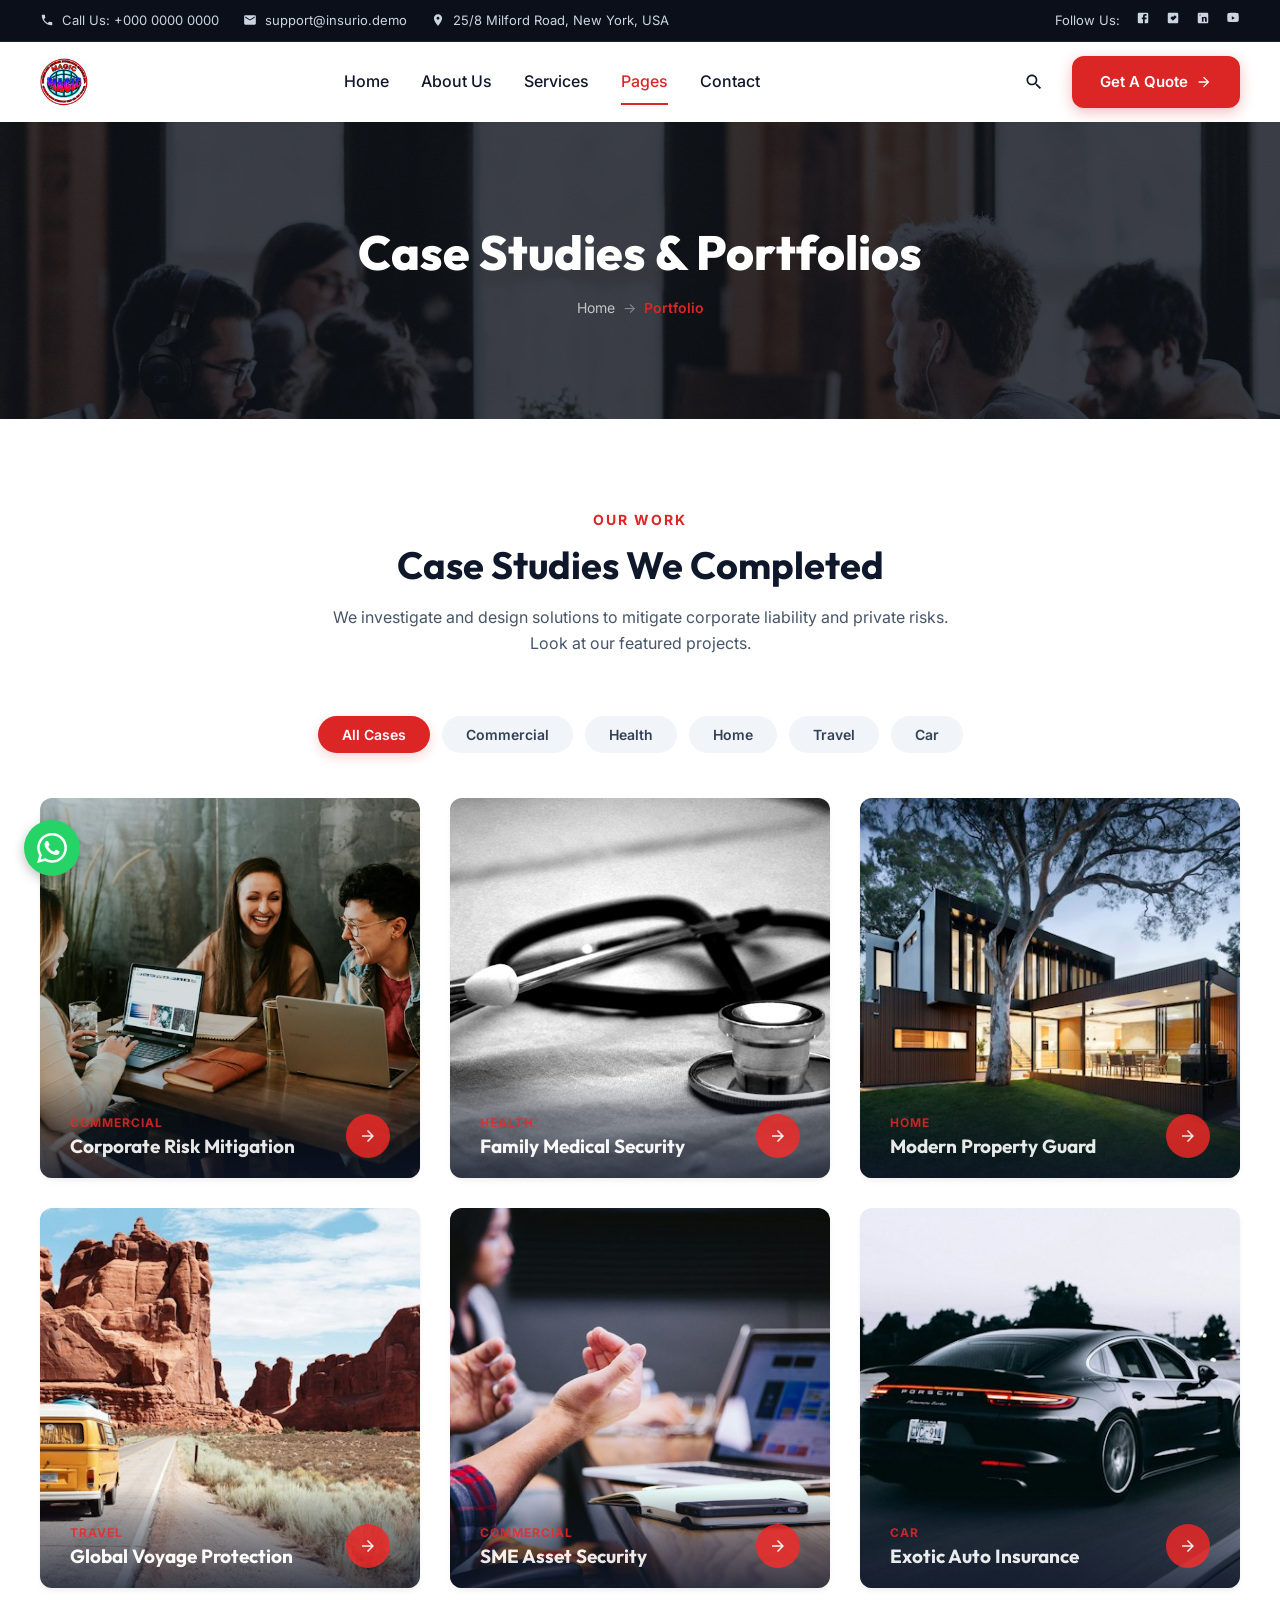
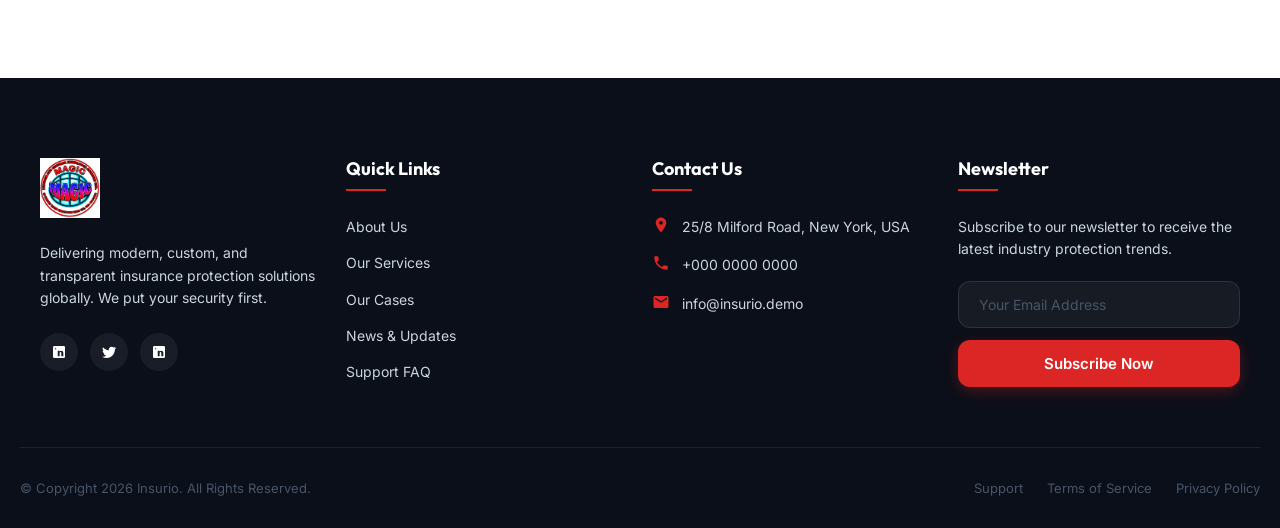
<file: portfolio.html>
<!DOCTYPE html>
<html lang="en">
<head>
  <meta charset="UTF-8">
  <meta name="viewport" content="width=device-width, initial-scale=1.0">
  <title>Case Studies | Insurio - Featured Insurance Portfolios</title>
  <meta name="description" content="Read through Insurio's featured case studies, outlining how we protected corporate assets, family properties, and health requirements.">
  <link rel="stylesheet" href="css/style.css">
</head>
<body>

  <!-- --- TOP HEADER BANNER --- -->
  <div class="top-header">
    <div class="container flex-between">
      <div class="top-header-contacts">
        <div class="top-header-contact-item">
          <!-- AI Prompt: Elegant minimalist corporate graphic vector icon -->
          <svg class="svg-icon" viewBox="0 0 24 24" style="width:14px;height:14px;"><path d="M6.62 10.79c1.44 2.83 3.76 5.14 6.59 6.59l2.2-2.2c.27-.27.67-.36 1.02-.24 1.12.37 2.33.57 3.57.57.55 0 1 .45 1 1V20c0 .55-.45 1-1 1-9.39 0-17-7.61-17-17 0-.55.45-1 1-1h3.5c.55 0 1 .45 1 1 0 1.25.2 2.45.57 3.57.11.35.03.74-.25 1.02l-2.2 2.2z"/></svg>
          <a href="tel:000-0000-0000">Call Us: +000 0000 0000</a>
        </div>
        <div class="top-header-contact-item">
          <!-- AI Prompt: Elegant minimalist corporate graphic vector icon -->
          <svg class="svg-icon" viewBox="0 0 24 24" style="width:14px;height:14px;"><path d="M20 4H4c-1.1 0-1.99.9-1.99 2L2 18c0 1.1.9 2 2 2h16c1.1 0 2-.9 2-2V6c0-1.1-.9-2-2-2zm0 4l-8 5-8-5V6l8 5 8-5v2z"/></svg>
          <a href="mailto:support@insurio.demo">support@insurio.demo</a>
        </div>
        <div class="top-header-contact-item">
          <!-- AI Prompt: Elegant minimalist corporate graphic vector icon -->
          <svg class="svg-icon" viewBox="0 0 24 24" style="width:14px;height:14px;"><path d="M12 2C8.13 2 5 5.13 5 9c0 5.25 7 13 7 13s7-7.75 7-13c0-3.87-3.13-7-7-7zm0 9.5c-1.38 0-2.5-1.12-2.5-2.5s1.12-2.5 2.5-2.5 2.5 1.12 2.5 2.5-1.12 2.5-2.5 2.5z"/></svg>
          <span>25/8 Milford Road, New York, USA</span>
        </div>
      </div>
      <div class="top-header-socials">
        <span>Follow Us:</span>
        <!-- AI Prompt: Facebook social brand networking icon graphic -->
        <a href="#" aria-label="Facebook"><svg class="svg-icon" viewBox="0 0 24 24" style="width:14px;height:14px;"><path d="M5 3h14a2 2 0 0 1 2 2v14a2 2 0 0 1-2 2H5a2 2 0 0 1-2-2V5a2 2 0 0 1 2-2m13 2h-2.5A3.5 3.5 0 0 0 12 8.5V11h-2v3h2v7h3v-7h3v-3h-3V9a1 1 0 0 1 1-1h2V5z"/></svg></a>
        <!-- AI Prompt: Twitter social brand microblogging icon graphic -->
        <a href="#" aria-label="Twitter"><svg class="svg-icon" viewBox="0 0 24 24" style="width:14px;height:14px;"><path d="M5 3h14a2 2 0 0 1 2 2v14a2 2 0 0 1-2 2H5a2 2 0 0 1-2-2V5a2 2 0 0 1 2-2m10.12 4.12l-3.18 3.19-1.35-1.35-3.18 3.18 4.53 4.54 6.36-6.37-3.18-3.19z"/></svg></a>
        <!-- AI Prompt: LinkedIn professional networking brand icon graphic -->
        <a href="#" aria-label="LinkedIn"><svg class="svg-icon" viewBox="0 0 24 24" style="width:14px;height:14px;"><path d="M19 3a2 2 0 0 1 2 2v14a2 2 0 0 1-2 2H5a2 2 0 0 1-2-2V5a2 2 0 0 1 2-2h14m-.5 15.5v-5.3a3.26 3.26 0 0 0-3.26-3.26c-.85 0-1.84.52-2.32 1.3v-1.11h-2.8v8.37h2.8v-4.87c0-.26.05-.52.12-.7a1.54 1.54 0 0 1 1.4-1c.75 0 1 .56 1 1.4v5.17h2.8M6.5 8.37a1.37 1.37 0 1 0 0-2.75 1.37 0 0 0 0 2.75M8 18.5V10.1H5v8.4h3z"/></svg></a>
        <!-- AI Prompt: YouTube video hosting brand icon graphic -->
        <a href="#" aria-label="YouTube"><svg class="svg-icon" viewBox="0 0 24 24" style="width:14px;height:14px;"><path d="M10 15l5.19-3L10 9v6m11.56-7.83c.13.47.22 1.1.28 1.9.06.8.08 1.54.08 2.22v1.42c0 .68-.02 1.42-.08 2.22a10.8 10.8 0 0 1-.28 1.9 2.5 2.5 0 0 1-1.78 1.78c-.47.13-1.1.22-1.9.28-.8.06-1.54.08-2.22.08H8.42c-.68 0-1.42-.02-2.22-.08a10.8 10.8 0 0 1-1.9-.28A2.5 2.5 0 0 1 2.52 15c-.13-.47-.22-1.1-.28-1.9C2.18 12.3 2.16 11.56 2.16 10.88v-1.42c0-.68.02-1.42.08-2.22a10.8 10.8 0 0 1 .28-1.9 2.5 2.5 0 0 1 1.78-1.78c.47-.13 1.1-.22 1.9-.28.8-.06 1.54-.08 2.22-.08h7.16c.68 0 1.42.02 2.22.08a10.8 10.8 0 0 1 1.9.28 2.5 2.5 0 0 1 1.78 1.78z"/></svg></a>
      </div>
    </div>
  </div>

  <!-- --- MAIN NAVIGATION --- -->
  <header class="main-header">
    <div class="container nav-container">
      <a href="index.html" class="logo">
        <img src="images/IMAGE%203.jpeg" alt="MAGIC Logo">
      </a>
      
      <nav class="nav-menu">
        <div class="nav-item"><a href="index.html" class="nav-link">Home</a></div>
        <div class="nav-item"><a href="about.html" class="nav-link">About Us</a></div>
        <div class="nav-item dropdown">
          <a href="services.html" class="nav-link">Services</a>
          <ul class="dropdown-menu">
            <li class="dropdown-item"><a href="services.html">All Services</a></li>
            <li class="dropdown-item"><a href="service-detail.html">Health & Wellness</a></li>
          </ul>
        </div>
        <div class="nav-item dropdown">
          <a href="#" class="nav-link active">Pages</a>
          <ul class="dropdown-menu">
            <li class="dropdown-item"><a href="portfolio.html">Our Portfolio</a></li>
            <li class="dropdown-item"><a href="portfolio-detail.html">Portfolio Detail</a></li>
            <li class="dropdown-item"><a href="blog.html">News & Blog</a></li>
            <li class="dropdown-item"><a href="blog-detail.html">Blog Detail</a></li>
          </ul>
        </div>
        <div class="nav-item"><a href="contact.html" class="nav-link">Contact</a></div>
      </nav>

      <div class="header-right">
        <button class="search-btn" aria-label="Search">
          <!-- AI Prompt: Elegant minimalist corporate graphic vector icon -->
          <svg class="svg-icon" viewBox="0 0 24 24" style="width:20px;height:20px;"><path d="M15.5 14h-.79l-.28-.27C15.41 12.59 16 11.11 16 9.5 16 5.91 13.09 3 9.5 3S3 5.91 3 9.5 5.91 16 9.5 16c1.61 0 3.09-.59 4.23-1.57l.27.28v.79l5 4.99L20.49 19l-4.99-5zm-6 0C7.01 14 5 11.99 5 9.5S7.01 5 9.5 5 14 7.01 14 9.5 11.99 14 9.5 14z"/></svg>
        </button>
        <a href="contact.html" class="btn btn-primary">
          Get A Quote
          <!-- AI Prompt: Elegant minimalist corporate graphic vector icon -->
          <svg class="svg-icon" viewBox="0 0 24 24" style="width:16px;height:16px;"><path d="M12 4l-1.41 1.41L16.17 11H4v2h12.17l-5.58 5.59L12 20l8-8z"/></svg>
        </a>
        <div class="hamburger">
          <span></span>
          <span></span>
          <span></span>
        </div>
      </div>
    </div>
  </header>

  <!-- --- PAGE BANNER --- -->
  <section class="page-banner">
    <div class="page-banner-bg">
      <!-- AI Prompt: High resolution professional theme-matching Unsplash photograph -->
      <img src="images/photo-1521737604893-d14cc237f11d.jpg" alt="Case Studies Portfolio Banner">
    </div>
    <div class="container page-banner-container">
      <h1 class="page-title">Case Studies & Portfolios</h1>
      <div class="breadcrumb">
        <a href="index.html" class="breadcrumb-item">Home</a>
        <span class="breadcrumb-separator">&rarr;</span>
        <span class="breadcrumb-item active">Portfolio</span>
      </div>
    </div>
  </section>

  <!-- --- FEATURED PORTFOLIO SECTION --- -->
  <section class="section" id="portfolio">
    <div class="container">
      <div class="section-header">
        <span class="section-subtitle">Our Work</span>
        <h2 class="section-title">Case Studies We Completed</h2>
        <p class="section-desc">We investigate and design solutions to mitigate corporate liability and private risks. Look at our featured projects.</p>
      </div>

      <!-- Filters -->
      <div class="portfolio-filters">
        <button class="portfolio-filter-btn active" data-filter="all">All Cases</button>
        <button class="portfolio-filter-btn" data-filter="business">Commercial</button>
        <button class="portfolio-filter-btn" data-filter="health">Health</button>
        <button class="portfolio-filter-btn" data-filter="home">Home</button>
        <button class="portfolio-filter-btn" data-filter="travel">Travel</button>
        <button class="portfolio-filter-btn" data-filter="car">Car</button>
      </div>

      <!-- Grid -->
      <div class="portfolio-grid">
        <!-- Item 1: Business -->
        <div class="portfolio-item" data-category="business">
          <div class="portfolio-item-img">
            <!-- AI Prompt: High resolution professional theme-matching Unsplash photograph -->
            <img src="images/photo-1522202176988-66273c2fd55f.jpg" alt="Corporate Risk Mitigation">
          </div>
          <div class="portfolio-item-overlay">
            <div>
              <span class="portfolio-item-cat">Commercial</span>
              <h3 class="portfolio-item-title">Corporate Risk Mitigation</h3>
            </div>
            <a href="portfolio-detail.html" class="portfolio-item-btn" aria-label="View Corporate Case Detail">
              <!-- AI Prompt: Elegant minimalist corporate graphic vector icon -->
              <svg class="svg-icon" viewBox="0 0 24 24" style="width:18px;height:18px;"><path d="M12 4l-1.41 1.41L16.17 11H4v2h12.17l-5.58 5.59L12 20l8-8z"/></svg>
            </a>
          </div>
        </div>

        <!-- Item 2: Health -->
        <div class="portfolio-item" data-category="health">
          <div class="portfolio-item-img">
            <!-- AI Prompt: High resolution professional theme-matching Unsplash photograph -->
            <img src="images/photo-1505751172876-fa1923c5c528.jpg" alt="Family Health Protection">
          </div>
          <div class="portfolio-item-overlay">
            <div>
              <span class="portfolio-item-cat">Health</span>
              <h3 class="portfolio-item-title">Family Medical Security</h3>
            </div>
            <a href="portfolio-detail.html" class="portfolio-item-btn" aria-label="View Medical Case Detail">
              <!-- AI Prompt: Elegant minimalist corporate graphic vector icon -->
              <svg class="svg-icon" viewBox="0 0 24 24" style="width:18px;height:18px;"><path d="M12 4l-1.41 1.41L16.17 11H4v2h12.17l-5.58 5.59L12 20l8-8z"/></svg>
            </a>
          </div>
        </div>

        <!-- Item 3: Home -->
        <div class="portfolio-item" data-category="home">
          <div class="portfolio-item-img">
            <!-- AI Prompt: High resolution professional theme-matching Unsplash photograph -->
            <img src="images/photo-1600585154340-be6161a56a0c.jpg" alt="Home Asset Guard">
          </div>
          <div class="portfolio-item-overlay">
            <div>
              <span class="portfolio-item-cat">Home</span>
              <h3 class="portfolio-item-title">Modern Property Guard</h3>
            </div>
            <a href="portfolio-detail.html" class="portfolio-item-btn" aria-label="View Home Case Detail">
              <!-- AI Prompt: Elegant minimalist corporate graphic vector icon -->
              <svg class="svg-icon" viewBox="0 0 24 24" style="width:18px;height:18px;"><path d="M12 4l-1.41 1.41L16.17 11H4v2h12.17l-5.58 5.59L12 20l8-8z"/></svg>
            </a>
          </div>
        </div>

        <!-- Item 4: Travel -->
        <div class="portfolio-item" data-category="travel">
          <div class="portfolio-item-img">
            <!-- AI Prompt: High resolution professional theme-matching Unsplash photograph -->
            <img src="images/photo-1469854523086-cc02fe5d8800.jpg" alt="Global Voyage Shield">
          </div>
          <div class="portfolio-item-overlay">
            <div>
              <span class="portfolio-item-cat">Travel</span>
              <h3 class="portfolio-item-title">Global Voyage Protection</h3>
            </div>
            <a href="portfolio-detail.html" class="portfolio-item-btn" aria-label="View Travel Case Detail">
              <!-- AI Prompt: Elegant minimalist corporate graphic vector icon -->
              <svg class="svg-icon" viewBox="0 0 24 24" style="width:18px;height:18px;"><path d="M12 4l-1.41 1.41L16.17 11H4v2h12.17l-5.58 5.59L12 20l8-8z"/></svg>
            </a>
          </div>
        </div>

        <!-- Item 5: Business -->
        <div class="portfolio-item" data-category="business">
          <div class="portfolio-item-img">
            <!-- AI Prompt: High resolution professional theme-matching Unsplash photograph -->
            <img src="images/photo-1517245386807-bb43f82c33c4.jpg" alt="Commercial Liability Case">
          </div>
          <div class="portfolio-item-overlay">
            <div>
              <span class="portfolio-item-cat">Commercial</span>
              <h3 class="portfolio-item-title">SME Asset Security</h3>
            </div>
            <a href="portfolio-detail.html" class="portfolio-item-btn" aria-label="View SME Case Detail">
              <!-- AI Prompt: Elegant minimalist corporate graphic vector icon -->
              <svg class="svg-icon" viewBox="0 0 24 24" style="width:18px;height:18px;"><path d="M12 4l-1.41 1.41L16.17 11H4v2h12.17l-5.58 5.59L12 20l8-8z"/></svg>
            </a>
          </div>
        </div>

        <!-- Item 6: Car -->
        <div class="portfolio-item" data-category="car">
          <div class="portfolio-item-img">
            <!-- AI Prompt: High resolution professional theme-matching Unsplash photograph -->
            <img src="images/photo-1503376780353-7e6692767b70.jpg" alt="Supercar Protection">
          </div>
          <div class="portfolio-item-overlay">
            <div>
              <span class="portfolio-item-cat">Car</span>
              <h3 class="portfolio-item-title">Exotic Auto Insurance</h3>
            </div>
            <a href="portfolio-detail.html" class="portfolio-item-btn" aria-label="View Car Case Detail">
              <!-- AI Prompt: Elegant minimalist corporate graphic vector icon -->
              <svg class="svg-icon" viewBox="0 0 24 24" style="width:18px;height:18px;"><path d="M12 4l-1.41 1.41L16.17 11H4v2h12.17l-5.58 5.59L12 20l8-8z"/></svg>
            </a>
          </div>
        </div>
      </div>
    </div>
  </section>

  <!-- --- FOOTER --- -->
  <footer class="footer">
    <div class="container footer-top grid-4">
      <div class="footer-column-brand">
        <a href="index.html" class="logo footer-logo">
          <img src="images/IMAGE%203.jpeg" alt="MAGIC Logo">
        </a>
        <p class="footer-brand-desc">Delivering modern, custom, and transparent insurance protection solutions globally. We put your security first.</p>
        <div class="footer-social-links">
          <!-- AI Prompt: Facebook social brand networking icon graphic -->
          <a href="#" class="footer-social-btn" aria-label="Facebook"><svg class="svg-icon" viewBox="0 0 24 24" style="width:16px;height:16px;"><path d="M19 3a2 2 0 0 1 2 2v14a2 2 0 0 1-2 2H5a2 2 0 0 1-2-2V5a2 2 0 0 1 2-2h14m-.5 15.5v-5.3a3.26 3.26 0 0 0-3.26-3.26c-.85 0-1.84.52-2.32 1.3v-1.11h-2.8v8.37h2.8v-4.87c0-.26.05-.52.12-.7a1.54 1.54 0 0 1 1.4-1c.75 0 1 .56 1 1.4v5.17h2.8M6.5 8.37a1.37 1.37 0 1 0 0-2.75 1.37 0 0 0 0 2.75M8 18.5V10.1H5v8.4h3z"/></svg></a>
          <!-- AI Prompt: Twitter social brand microblogging icon graphic -->
          <a href="#" class="footer-social-btn" aria-label="Twitter"><svg class="svg-icon" viewBox="0 0 24 24" style="width:16px;height:16px;"><path d="M22.46 6c-.77.35-1.6.58-2.46.69.88-.53 1.56-1.37 1.88-2.38-.83.5-1.75.85-2.72 1.05C18.37 4.5 17.26 4 16 4c-2.35 0-4.27 1.92-4.27 4.29 0 .34.04.67.11.98C8.28 9.09 5.11 7.38 3 4.79c-.37.63-.58 1.37-.58 2.15 0 1.49.75 2.81 1.91 3.56-.7 0-1.37-.2-1.95-.53v.05c0 2.08 1.48 3.82 3.44 4.21a4.22 4.22 0 0 1-1.93.07 4.28 4.28 0 0 0 4 2.98 8.52 8.52 0 0 1-5.31 1.83c-.34 0-.68-.02-1.02-.06C3.9 20.29 6.18 21 8.59 21c7.88 0 12.2-6.53 12.2-12.2 0-.18 0-.37-.01-.55.84-.6 1.56-1.36 2.14-2.23z"/></svg></a>
          <!-- AI Prompt: LinkedIn professional networking brand icon graphic -->
          <a href="#" class="footer-social-btn" aria-label="LinkedIn"><svg class="svg-icon" viewBox="0 0 24 24" style="width:16px;height:16px;"><path d="M19 3a2 2 0 0 1 2 2v14a2 2 0 0 1-2 2H5a2 2 0 0 1-2-2V5a2 2 0 0 1 2-2h14m-.5 15.5v-5.3a3.26 3.26 0 0 0-3.26-3.26c-.85 0-1.84.52-2.32 1.3v-1.11h-2.8v8.37h2.8v-4.87c0-.26.05-.52.12-.7a1.54 1.54 0 0 1 1.4-1c.75 0 1 .56 1 1.4v5.17h2.8M6.5 8.37a1.37 1.37 0 1 0 0-2.75 1.37 0 0 0 0 2.75M8 18.5V10.1H5v8.4h3z"/></svg></a>
        </div>
      </div>

      <div>
        <h4 class="footer-column-title">Quick Links</h4>
        <ul class="footer-links-list">
          <li class="footer-link-item"><a href="about.html">About Us</a></li>
          <li class="footer-link-item"><a href="services.html">Our Services</a></li>
          <li class="footer-link-item"><a href="portfolio.html">Our Cases</a></li>
          <li class="footer-link-item"><a href="blog.html">News & Updates</a></li>
          <li class="footer-link-item"><a href="contact.html">Support FAQ</a></li>
        </ul>
      </div>

      <div>
        <h4 class="footer-column-title">Contact Us</h4>
        <ul class="footer-contact-list">
          <li class="footer-contact-item">
            <!-- AI Prompt: Elegant minimalist corporate graphic vector icon -->
            <svg class="svg-icon footer-contact-icon" viewBox="0 0 24 24" style="width:18px;height:18px;"><path d="M12 2C8.13 2 5 5.13 5 9c0 5.25 7 13 7 13s7-7.75 7-13c0-3.87-3.13-7-7-7zm0 9.5c-1.38 0-2.5-1.12-2.5-2.5s1.12-2.5 2.5-2.5 2.5 1.12 2.5 2.5-1.12 2.5-2.5 2.5z"/></svg>
            <span>25/8 Milford Road, New York, USA</span>
          </li>
          <li class="footer-contact-item">
            <!-- AI Prompt: Elegant minimalist corporate graphic vector icon -->
            <svg class="svg-icon footer-contact-icon" viewBox="0 0 24 24" style="width:18px;height:18px;"><path d="M6.62 10.79c1.44 2.83 3.76 5.14 6.59 6.59l2.2-2.2c.27-.27.67-.36 1.02-.24 1.12.37 2.33.57 3.57.57.55 0 1 .45 1 1V20c0 .55-.45 1-1 1-9.39 0-17-7.61-17-17 0-.55.45-1 1-1h3.5c.55 0 1 .45 1 1 0 1.25.2 2.45.57 3.57.11.35.03.74-.25 1.02l-2.2 2.2z"/></svg>
            <a href="tel:000-0000-0000">+000 0000 0000</a>
          </li>
          <li class="footer-contact-item">
            <!-- AI Prompt: Elegant minimalist corporate graphic vector icon -->
            <svg class="svg-icon footer-contact-icon" viewBox="0 0 24 24" style="width:18px;height:18px;"><path d="M20 4H4c-1.1 0-1.99.9-1.99 2L2 18c0 1.1.9 2 2 2h16c1.1 0 2-.9 2-2V6c0-1.1-.9-2-2-2zm0 4l-8 5-8-5V6l8 5 8-5v2z"/></svg>
            <a href="mailto:info@insurio.demo">info@insurio.demo</a>
          </li>
        </ul>
      </div>

      <div>
        <h4 class="footer-column-title">Newsletter</h4>
        <p class="footer-newsletter-text">Subscribe to our newsletter to receive the latest industry protection trends.</p>
        <form class="footer-newsletter-form">
          <input type="email" class="footer-newsletter-input" placeholder="Your Email Address" required>
          <button type="submit" class="btn btn-primary">Subscribe Now</button>
        </form>
      </div>
    </div>

    <div class="container footer-bottom flex-between">
      <p>&copy; Copyright 2026 Insurio. All Rights Reserved.</p>
      <div class="footer-bottom-links">
        <a href="about.html">Support</a>
        <a href="about.html">Terms of Service</a>
        <a href="about.html">Privacy Policy</a>
      </div>
    </div>
  </footer>

  <script src="js/main.js"></script>
  <!-- Floating WhatsApp Button -->
  <a href="https://wa.me/00000000000" class="whatsapp-float" target="_blank" rel="noopener noreferrer" aria-label="Chat with us on WhatsApp">
    <svg viewBox="0 0 24 24" aria-hidden="true"><path d="M17.472 14.382c-.297-.149-1.758-.867-2.03-.967-.273-.099-.471-.148-.67.15-.197.297-.767.966-.94 1.164-.173.199-.347.223-.644.075-.297-.15-1.255-.463-2.39-1.475-.883-.788-1.48-1.761-1.653-2.059-.173-.297-.018-.458.13-.606.134-.133.298-.347.446-.52.149-.174.198-.298.298-.497.099-.198.05-.371-.025-.52-.075-.149-.669-1.612-.916-2.207-.242-.579-.487-.5-.669-.51-.173-.008-.371-.01-.57-.01-.198 0-.52.074-.792.372-.272.297-1.04 1.016-1.04 2.479 0 1.462 1.065 2.875 1.213 3.074.149.198 2.096 3.2 5.077 4.487.709.306 1.262.489 1.694.625.712.227 1.36.195 1.871.118.571-.085 1.758-.719 2.006-1.413.248-.694.248-1.289.173-1.413-.074-.124-.272-.198-.57-.347m-5.421 7.403h-.004a9.87 9.87 0 01-5.031-1.378l-.361-.214-3.741.982.998-3.648-.235-.374a9.86 9.86 0 01-1.51-5.26c.001-5.45 4.436-9.884 9.888-9.884 2.64 0 5.122 1.03 6.988 2.898a9.825 9.825 0 012.893 6.994c-.003 5.45-4.437 9.884-9.885 9.884m8.413-18.297A11.815 11.815 0 0012.05 0C5.495 0 .16 5.335.157 11.892c0 2.096.547 4.142 1.588 5.945L.057 24l6.305-1.654a11.882 11.882 0 005.683 1.448h.005c6.554 0 11.89-5.335 11.893-11.893a11.821 11.821 0 00-3.48-8.413Z"/></svg>
  </a>
</body>
</html>
</file>
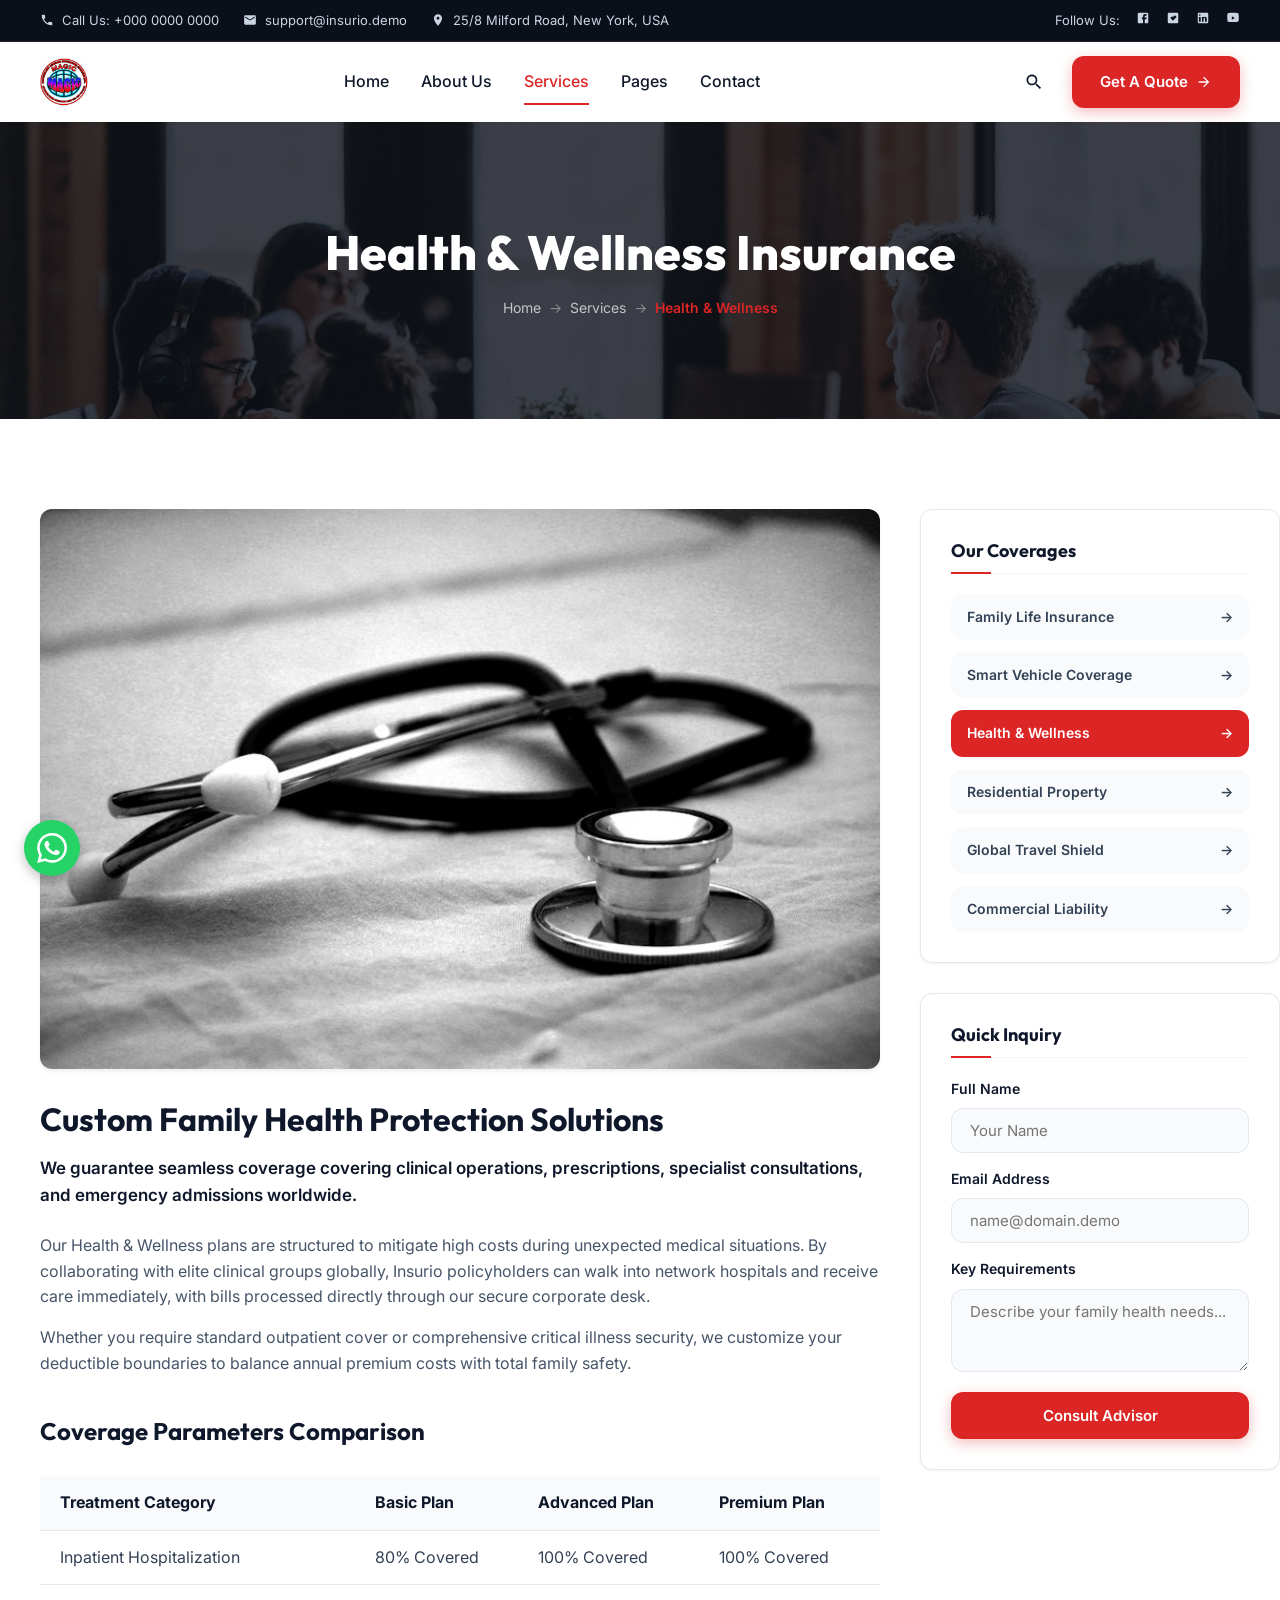
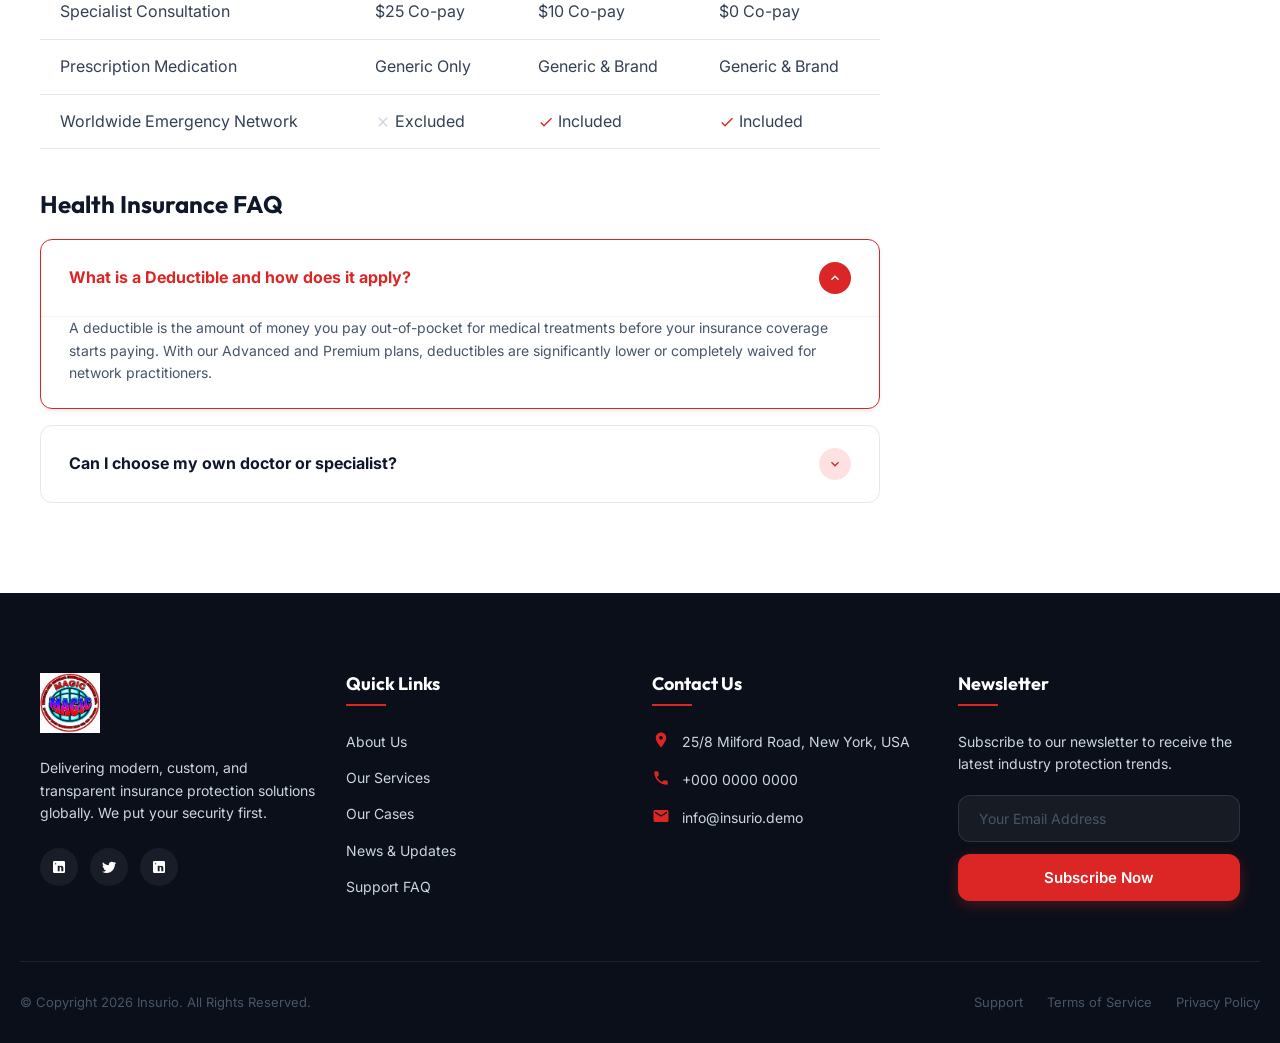
<file: service-detail.html>
<!DOCTYPE html>
<html lang="en">
<head>
  <meta charset="UTF-8">
  <meta name="viewport" content="width=device-width, initial-scale=1.0">
  <title>Health & Wellness Insurance | Insurio - Detailed Protection</title>
  <meta name="description" content="Read full details about Insurio's Health & Wellness Insurance. Check coverage tables, deductibles parameters, and consult our advisors.">
  <link rel="stylesheet" href="css/style.css">
</head>
<body>

  <!-- --- TOP HEADER BANNER --- -->
  <div class="top-header">
    <div class="container flex-between">
      <div class="top-header-contacts">
        <div class="top-header-contact-item">
          <!-- AI Prompt: Elegant minimalist corporate graphic vector icon -->
          <svg class="svg-icon" viewBox="0 0 24 24" style="width:14px;height:14px;"><path d="M6.62 10.79c1.44 2.83 3.76 5.14 6.59 6.59l2.2-2.2c.27-.27.67-.36 1.02-.24 1.12.37 2.33.57 3.57.57.55 0 1 .45 1 1V20c0 .55-.45 1-1 1-9.39 0-17-7.61-17-17 0-.55.45-1 1-1h3.5c.55 0 1 .45 1 1 0 1.25.2 2.45.57 3.57.11.35.03.74-.25 1.02l-2.2 2.2z"/></svg>
          <a href="tel:000-0000-0000">Call Us: +000 0000 0000</a>
        </div>
        <div class="top-header-contact-item">
          <!-- AI Prompt: Elegant minimalist corporate graphic vector icon -->
          <svg class="svg-icon" viewBox="0 0 24 24" style="width:14px;height:14px;"><path d="M20 4H4c-1.1 0-1.99.9-1.99 2L2 18c0 1.1.9 2 2 2h16c1.1 0 2-.9 2-2V6c0-1.1-.9-2-2-2zm0 4l-8 5-8-5V6l8 5 8-5v2z"/></svg>
          <a href="mailto:support@insurio.demo">support@insurio.demo</a>
        </div>
        <div class="top-header-contact-item">
          <!-- AI Prompt: Elegant minimalist corporate graphic vector icon -->
          <svg class="svg-icon" viewBox="0 0 24 24" style="width:14px;height:14px;"><path d="M12 2C8.13 2 5 5.13 5 9c0 5.25 7 13 7 13s7-7.75 7-13c0-3.87-3.13-7-7-7zm0 9.5c-1.38 0-2.5-1.12-2.5-2.5s1.12-2.5 2.5-2.5 2.5 1.12 2.5 2.5-1.12 2.5-2.5 2.5z"/></svg>
          <span>25/8 Milford Road, New York, USA</span>
        </div>
      </div>
      <div class="top-header-socials">
        <span>Follow Us:</span>
        <!-- AI Prompt: Facebook social brand networking icon graphic -->
        <a href="#" aria-label="Facebook"><svg class="svg-icon" viewBox="0 0 24 24" style="width:14px;height:14px;"><path d="M5 3h14a2 2 0 0 1 2 2v14a2 2 0 0 1-2 2H5a2 2 0 0 1-2-2V5a2 2 0 0 1 2-2m13 2h-2.5A3.5 3.5 0 0 0 12 8.5V11h-2v3h2v7h3v-7h3v-3h-3V9a1 1 0 0 1 1-1h2V5z"/></svg></a>
        <!-- AI Prompt: Twitter social brand microblogging icon graphic -->
        <a href="#" aria-label="Twitter"><svg class="svg-icon" viewBox="0 0 24 24" style="width:14px;height:14px;"><path d="M5 3h14a2 2 0 0 1 2 2v14a2 2 0 0 1-2 2H5a2 2 0 0 1-2-2V5a2 2 0 0 1 2-2m10.12 4.12l-3.18 3.19-1.35-1.35-3.18 3.18 4.53 4.54 6.36-6.37-3.18-3.19z"/></svg></a>
        <!-- AI Prompt: LinkedIn professional networking brand icon graphic -->
        <a href="#" aria-label="LinkedIn"><svg class="svg-icon" viewBox="0 0 24 24" style="width:14px;height:14px;"><path d="M19 3a2 2 0 0 1 2 2v14a2 2 0 0 1-2 2H5a2 2 0 0 1-2-2V5a2 2 0 0 1 2-2h14m-.5 15.5v-5.3a3.26 3.26 0 0 0-3.26-3.26c-.85 0-1.84.52-2.32 1.3v-1.11h-2.8v8.37h2.8v-4.87c0-.26.05-.52.12-.7a1.54 1.54 0 0 1 1.4-1c.75 0 1 .56 1 1.4v5.17h2.8M6.5 8.37a1.37 1.37 0 1 0 0-2.75 1.37 1.37 0 0 0 0 2.75M8 18.5V10.1H5v8.4h3z"/></svg></a>
        <!-- AI Prompt: YouTube video hosting brand icon graphic -->
        <a href="#" aria-label="YouTube"><svg class="svg-icon" viewBox="0 0 24 24" style="width:14px;height:14px;"><path d="M10 15l5.19-3L10 9v6m11.56-7.83c.13.47.22 1.1.28 1.9.06.8.08 1.54.08 2.22v1.42c0 .68-.02 1.42-.08 2.22a10.8 10.8 0 0 1-.28 1.9 2.5 2.5 0 0 1-1.78 1.78c-.47.13-1.1.22-1.9.28-.8.06-1.54.08-2.22.08H8.42c-.68 0-1.42-.02-2.22-.08a10.8 10.8 0 0 1-1.9-.28A2.5 2.5 0 0 1 2.52 15c-.13-.47-.22-1.1-.28-1.9C2.18 12.3 2.16 11.56 2.16 10.88v-1.42c0-.68.02-1.42.08-2.22a10.8 10.8 0 0 1 .28-1.9 2.5 2.5 0 0 1 1.78-1.78c.47-.13 1.1-.22 1.9-.28.8-.06 1.54-.08 2.22-.08h7.16c.68 0 1.42.02 2.22.08a10.8 10.8 0 0 1 1.9.28 2.5 2.5 0 0 1 1.78 1.78z"/></svg></a>
      </div>
    </div>
  </div>

  <!-- --- MAIN NAVIGATION --- -->
  <header class="main-header">
    <div class="container nav-container">
      <a href="index.html" class="logo">
        <img src="images/IMAGE%203.jpeg" alt="MAGIC Logo">
      </a>
      
      <nav class="nav-menu">
        <div class="nav-item"><a href="index.html" class="nav-link">Home</a></div>
        <div class="nav-item"><a href="about.html" class="nav-link">About Us</a></div>
        <div class="nav-item dropdown">
          <a href="services.html" class="nav-link active">Services</a>
          <ul class="dropdown-menu">
            <li class="dropdown-item"><a href="services.html">All Services</a></li>
            <li class="dropdown-item"><a href="service-detail.html">Health & Wellness</a></li>
          </ul>
        </div>
        <div class="nav-item dropdown">
          <a href="#" class="nav-link">Pages</a>
          <ul class="dropdown-menu">
            <li class="dropdown-item"><a href="portfolio.html">Our Portfolio</a></li>
            <li class="dropdown-item"><a href="portfolio-detail.html">Portfolio Detail</a></li>
            <li class="dropdown-item"><a href="blog.html">News & Blog</a></li>
            <li class="dropdown-item"><a href="blog-detail.html">Blog Detail</a></li>
          </ul>
        </div>
        <div class="nav-item"><a href="contact.html" class="nav-link">Contact</a></div>
      </nav>

      <div class="header-right">
        <button class="search-btn" aria-label="Search">
          <!-- AI Prompt: Elegant minimalist corporate graphic vector icon -->
          <svg class="svg-icon" viewBox="0 0 24 24" style="width:20px;height:20px;"><path d="M15.5 14h-.79l-.28-.27C15.41 12.59 16 11.11 16 9.5 16 5.91 13.09 3 9.5 3S3 5.91 3 9.5 5.91 16 9.5 16c1.61 0 3.09-.59 4.23-1.57l.27.28v.79l5 4.99L20.49 19l-4.99-5zm-6 0C7.01 14 5 11.99 5 9.5S7.01 5 9.5 5 14 7.01 14 9.5 11.99 14 9.5 14z"/></svg>
        </button>
        <a href="contact.html" class="btn btn-primary">
          Get A Quote
          <!-- AI Prompt: Elegant minimalist corporate graphic vector icon -->
          <svg class="svg-icon" viewBox="0 0 24 24" style="width:16px;height:16px;"><path d="M12 4l-1.41 1.41L16.17 11H4v2h12.17l-5.58 5.59L12 20l8-8z"/></svg>
        </a>
        <div class="hamburger">
          <span></span>
          <span></span>
          <span></span>
        </div>
      </div>
    </div>
  </header>

  <!-- --- PAGE BANNER --- -->
  <section class="page-banner">
    <div class="page-banner-bg">
      <!-- AI Prompt: High resolution professional corporate banner image with soft lighting overlay -->
      <img src="images/photo-1521737604893-d14cc237f11d.jpg" alt="Health & Wellness Service Detail Banner">
    </div>
    <div class="container page-banner-container">
      <h1 class="page-title">Health & Wellness Insurance</h1>
      <div class="breadcrumb">
        <a href="index.html" class="breadcrumb-item">Home</a>
        <span class="breadcrumb-separator">&rarr;</span>
        <a href="services.html" class="breadcrumb-item">Services</a>
        <span class="breadcrumb-separator">&rarr;</span>
        <span class="breadcrumb-item active">Health & Wellness</span>
      </div>
    </div>
  </section>

  <!-- --- DETAIL BODY --- -->
  <section class="section">
    <div class="container detail-grid">
      <div>
        <!-- Main Content -->
        <!-- AI Prompt: Closeup of stethoscope and health report resting on a bright desk inside clinic -->
        <img src="images/photo-1505751172876-fa1923c5c528.jpg" alt="Health Insurance Detail" style="border-radius: var(--border-radius-md); box-shadow: var(--shadow-md); margin-bottom: 30px; width:100%;">
        
        <h2 class="section-title" style="text-align:left; font-size:32px;">Custom Family Health Protection Solutions</h2>
        <p class="about-desc-accent" style="margin-top: 15px;">We guarantee seamless coverage covering clinical operations, prescriptions, specialist consultations, and emergency admissions worldwide.</p>
        <p class="section-desc">Our Health & Wellness plans are structured to mitigate high costs during unexpected medical situations. By collaborating with elite clinical groups globally, Insurio policyholders can walk into network hospitals and receive care immediately, with bills processed directly through our secure corporate desk.</p>
        <p class="section-desc" style="margin-top: 15px;">Whether you require standard outpatient cover or comprehensive critical illness security, we customize your deductible boundaries to balance annual premium costs with total family safety.</p>

        <!-- Coverage Table -->
        <h3 class="section-title" style="text-align:left; font-size:24px; margin-top: 40px; margin-bottom: 20px;">Coverage Parameters Comparison</h3>
        <table class="coverage-table">
          <thead>
            <tr>
              <th>Treatment Category</th>
              <th>Basic Plan</th>
              <th>Advanced Plan</th>
              <th>Premium Plan</th>
            </tr>
          </thead>
          <tbody>
            <tr>
              <td>Inpatient Hospitalization</td>
              <td>80% Covered</td>
              <td>100% Covered</td>
              <td>100% Covered</td>
            </tr>
            <tr>
              <td>Specialist Consultation</td>
              <td>$25 Co-pay</td>
              <td>$10 Co-pay</td>
              <td>$0 Co-pay</td>
            </tr>
            <tr>
              <td>Prescription Medication</td>
              <td>Generic Only</td>
              <td>Generic & Brand</td>
              <td>Generic & Brand</td>
            </tr>
            <tr>
              <td>Worldwide Emergency Network</td>
              <!-- AI Prompt: Elegant minimalist corporate graphic vector icon -->
              <td><svg class="svg-icon" viewBox="0 0 24 24" style="width:16px;height:16px;color:var(--color-gray-300);"><path d="M19 6.41L17.59 5 12 10.59 6.41 5 5 6.41 10.59 12 5 17.59 6.41 19 12 13.41 17.59 19 19 17.59 13.41 12z"/></svg> Excluded</td>
              <!-- AI Prompt: Elegant minimalist corporate graphic vector icon -->
              <td><svg class="svg-icon" viewBox="0 0 24 24" style="width:16px;height:16px;color:var(--color-accent);"><path d="M9 16.17L4.83 12l-1.42 1.41L9 19 21 7l-1.41-1.41z"/></svg> Included</td>
              <!-- AI Prompt: Elegant minimalist corporate graphic vector icon -->
              <td><svg class="svg-icon" viewBox="0 0 24 24" style="width:16px;height:16px;color:var(--color-accent);"><path d="M9 16.17L4.83 12l-1.42 1.41L9 19 21 7l-1.41-1.41z"/></svg> Included</td>
            </tr>
          </tbody>
        </table>

        <!-- Dedicated FAQ -->
        <h3 class="section-title" style="text-align:left; font-size:24px; margin-top: 40px; margin-bottom: 20px;">Health Insurance FAQ</h3>
        <div class="faq-accordion">
          <!-- Item 1 -->
          <div class="faq-item">
            <div class="faq-header">
              <span>What is a Deductible and how does it apply?</span>
              <div class="faq-header-icon">
                <!-- AI Prompt: Elegant minimalist corporate graphic vector icon -->
                <svg class="svg-icon" viewBox="0 0 24 24" style="width:16px;height:16px;"><path d="M7.41 8.59L12 13.17l4.59-4.58L18 10l-6 6-6-6z"/></svg>
              </div>
            </div>
            <div class="faq-body">
              <div class="faq-body-content">
                A deductible is the amount of money you pay out-of-pocket for medical treatments before your insurance coverage starts paying. With our Advanced and Premium plans, deductibles are significantly lower or completely waived for network practitioners.
              </div>
            </div>
          </div>

          <!-- Item 2 -->
          <div class="faq-item">
            <div class="faq-header">
              <span>Can I choose my own doctor or specialist?</span>
              <div class="faq-header-icon">
                <!-- AI Prompt: Elegant minimalist corporate graphic vector icon -->
                <svg class="svg-icon" viewBox="0 0 24 24" style="width:16px;height:16px;"><path d="M7.41 8.59L12 13.17l4.59-4.58L18 10l-6 6-6-6z"/></svg>
              </div>
            </div>
            <div class="faq-body">
              <div class="faq-body-content">
                Yes, our plans offer excellent out-of-network flexibility. However, consulting with doctors within the Insurio Global Care Network guarantees direct bill processing and lower overall co-payments.
              </div>
            </div>
          </div>
        </div>
      </div>

      <!-- Sidebar -->
      <div class="detail-sidebar">
        <!-- Widget 1: Categories -->
        <div class="sidebar-widget">
          <h3 class="sidebar-title">Our Coverages</h3>
          <ul class="category-list">
            <li class="category-item"><a href="services.html">Family Life Insurance <span>&rarr;</span></a></li>
            <li class="category-item"><a href="services.html">Smart Vehicle Coverage <span>&rarr;</span></a></li>
            <li class="category-item active"><a href="service-detail.html">Health & Wellness <span>&rarr;</span></a></li>
            <li class="category-item"><a href="services.html">Residential Property <span>&rarr;</span></a></li>
            <li class="category-item"><a href="services.html">Global Travel Shield <span>&rarr;</span></a></li>
            <li class="category-item"><a href="services.html">Commercial Liability <span>&rarr;</span></a></li>
          </ul>
        </div>

        <!-- Widget 2: Direct Inquiry -->
        <div class="sidebar-widget">
          <h3 class="sidebar-title">Quick Inquiry</h3>
          <form id="sidebar-inquiry-form" onsubmit="event.preventDefault(); alert('Thank you! Our health consultant will contact you regarding this coverage.'); this.reset();">
            <div class="form-group" style="margin-bottom: 15px;">
              <label for="side-name" class="form-label">Full Name</label>
              <input type="text" id="side-name" class="form-control" placeholder="Your Name" required>
            </div>
            <div class="form-group" style="margin-bottom: 15px;">
              <label for="side-email" class="form-label">Email Address</label>
              <input type="email" id="side-email" class="form-control" placeholder="name@domain.demo" required>
            </div>
            <div class="form-group" style="margin-bottom: 20px;">
              <label for="side-message" class="form-label">Key Requirements</label>
              <textarea id="side-message" class="form-control" placeholder="Describe your family health needs..." rows="3" required></textarea>
            </div>
            <button type="submit" class="btn btn-primary" style="width:100%;">Consult Advisor</button>
          </form>
        </div>
      </div>
    </div>
  </section>

  <!-- --- FOOTER --- -->
  <footer class="footer">
    <div class="container footer-top grid-4">
      <div class="footer-column-brand">
        <a href="index.html" class="logo footer-logo">
          <img src="images/IMAGE%203.jpeg" alt="MAGIC Logo">
        </a>
        <p class="footer-brand-desc">Delivering modern, custom, and transparent insurance protection solutions globally. We put your security first.</p>
        <div class="footer-social-links">
          <!-- AI Prompt: Facebook social brand networking icon graphic -->
          <a href="#" class="footer-social-btn" aria-label="Facebook"><svg class="svg-icon" viewBox="0 0 24 24" style="width:16px;height:16px;"><path d="M19 3a2 2 0 0 1 2 2v14a2 2 0 0 1-2 2H5a2 2 0 0 1-2-2V5a2 2 0 0 1 2-2h14m-.5 15.5v-5.3a3.26 3.26 0 0 0-3.26-3.26c-.85 0-1.84.52-2.32 1.3v-1.11h-2.8v8.37h2.8v-4.87c0-.26.05-.52.12-.7a1.54 1.54 0 0 1 1.4-1c.75 0 1 .56 1 1.4v5.17h2.8M6.5 8.37a1.37 1.37 0 1 0 0-2.75 1.37 0 0 0 0 2.75M8 18.5V10.1H5v8.4h3z"/></svg></a>
          <!-- AI Prompt: Twitter social brand microblogging icon graphic -->
          <a href="#" class="footer-social-btn" aria-label="Twitter"><svg class="svg-icon" viewBox="0 0 24 24" style="width:16px;height:16px;"><path d="M22.46 6c-.77.35-1.6.58-2.46.69.88-.53 1.56-1.37 1.88-2.38-.83.5-1.75.85-2.72 1.05C18.37 4.5 17.26 4 16 4c-2.35 0-4.27 1.92-4.27 4.29 0 .34.04.67.11.98C8.28 9.09 5.11 7.38 3 4.79c-.37.63-.58 1.37-.58 2.15 0 1.49.75 2.81 1.91 3.56-.7 0-1.37-.2-1.95-.53v.05c0 2.08 1.48 3.82 3.44 4.21a4.22 4.22 0 0 1-1.93.07 4.28 4.28 0 0 0 4 2.98 8.52 8.52 0 0 1-5.31 1.83c-.34 0-.68-.02-1.02-.06C3.9 20.29 6.18 21 8.59 21c7.88 0 12.2-6.53 12.2-12.2 0-.18 0-.37-.01-.55.84-.6 1.56-1.36 2.14-2.23z"/></svg></a>
          <!-- AI Prompt: LinkedIn professional networking brand icon graphic -->
          <a href="#" class="footer-social-btn" aria-label="LinkedIn"><svg class="svg-icon" viewBox="0 0 24 24" style="width:16px;height:16px;"><path d="M19 3a2 2 0 0 1 2 2v14a2 2 0 0 1-2 2H5a2 2 0 0 1-2-2V5a2 2 0 0 1 2-2h14m-.5 15.5v-5.3a3.26 3.26 0 0 0-3.26-3.26c-.85 0-1.84.52-2.32 1.3v-1.11h-2.8v8.37h2.8v-4.87c0-.26.05-.52.12-.7a1.54 1.54 0 0 1 1.4-1c.75 0 1 .56 1 1.4v5.17h2.8M6.5 8.37a1.37 1.37 0 1 0 0-2.75 1.37 0 0 0 0 2.75M8 18.5V10.1H5v8.4h3z"/></svg></a>
        </div>
      </div>

      <div>
        <h4 class="footer-column-title">Quick Links</h4>
        <ul class="footer-links-list">
          <li class="footer-link-item"><a href="about.html">About Us</a></li>
          <li class="footer-link-item"><a href="services.html">Our Services</a></li>
          <li class="footer-link-item"><a href="portfolio.html">Our Cases</a></li>
          <li class="footer-link-item"><a href="blog.html">News & Updates</a></li>
          <li class="footer-link-item"><a href="contact.html">Support FAQ</a></li>
        </ul>
      </div>

      <div>
        <h4 class="footer-column-title">Contact Us</h4>
        <ul class="footer-contact-list">
          <li class="footer-contact-item">
            <!-- AI Prompt: Elegant minimalist corporate graphic vector icon -->
            <svg class="svg-icon footer-contact-icon" viewBox="0 0 24 24" style="width:18px;height:18px;"><path d="M12 2C8.13 2 5 5.13 5 9c0 5.25 7 13 7 13s7-7.75 7-13c0-3.87-3.13-7-7-7zm0 9.5c-1.38 0-2.5-1.12-2.5-2.5s1.12-2.5 2.5-2.5 2.5 1.12 2.5 2.5-1.12 2.5-2.5 2.5z"/></svg>
            <span>25/8 Milford Road, New York, USA</span>
          </li>
          <li class="footer-contact-item">
            <!-- AI Prompt: Elegant minimalist corporate graphic vector icon -->
            <svg class="svg-icon footer-contact-icon" viewBox="0 0 24 24" style="width:18px;height:18px;"><path d="M6.62 10.79c1.44 2.83 3.76 5.14 6.59 6.59l2.2-2.2c.27-.27.67-.36 1.02-.24 1.12.37 2.33.57 3.57.57.55 0 1 .45 1 1V20c0 .55-.45 1-1 1-9.39 0-17-7.61-17-17 0-.55.45-1 1-1h3.5c.55 0 1 .45 1 1 0 1.25.2 2.45.57 3.57.11.35.03.74-.25 1.02l-2.2 2.2z"/></svg>
            <a href="tel:000-0000-0000">+000 0000 0000</a>
          </li>
          <li class="footer-contact-item">
            <!-- AI Prompt: Elegant minimalist corporate graphic vector icon -->
            <svg class="svg-icon footer-contact-icon" viewBox="0 0 24 24" style="width:18px;height:18px;"><path d="M20 4H4c-1.1 0-1.99.9-1.99 2L2 18c0 1.1.9 2 2 2h16c1.1 0 2-.9 2-2V6c0-1.1-.9-2-2-2zm0 4l-8 5-8-5V6l8 5 8-5v2z"/></svg>
            <a href="mailto:info@insurio.demo">info@insurio.demo</a>
          </li>
        </ul>
      </div>

      <div>
        <h4 class="footer-column-title">Newsletter</h4>
        <p class="footer-newsletter-text">Subscribe to our newsletter to receive the latest industry protection trends.</p>
        <form class="footer-newsletter-form">
          <input type="email" class="footer-newsletter-input" placeholder="Your Email Address" required>
          <button type="submit" class="btn btn-primary">Subscribe Now</button>
        </form>
      </div>
    </div>

    <div class="container footer-bottom flex-between">
      <p>&copy; Copyright 2026 Insurio. All Rights Reserved.</p>
      <div class="footer-bottom-links">
        <a href="about.html">Support</a>
        <a href="about.html">Terms of Service</a>
        <a href="about.html">Privacy Policy</a>
      </div>
    </div>
  </footer>

  <script src="js/main.js"></script>
  <!-- Floating WhatsApp Button -->
  <a href="https://wa.me/00000000000" class="whatsapp-float" target="_blank" rel="noopener noreferrer" aria-label="Chat with us on WhatsApp">
    <svg viewBox="0 0 24 24" aria-hidden="true"><path d="M17.472 14.382c-.297-.149-1.758-.867-2.03-.967-.273-.099-.471-.148-.67.15-.197.297-.767.966-.94 1.164-.173.199-.347.223-.644.075-.297-.15-1.255-.463-2.39-1.475-.883-.788-1.48-1.761-1.653-2.059-.173-.297-.018-.458.13-.606.134-.133.298-.347.446-.52.149-.174.198-.298.298-.497.099-.198.05-.371-.025-.52-.075-.149-.669-1.612-.916-2.207-.242-.579-.487-.5-.669-.51-.173-.008-.371-.01-.57-.01-.198 0-.52.074-.792.372-.272.297-1.04 1.016-1.04 2.479 0 1.462 1.065 2.875 1.213 3.074.149.198 2.096 3.2 5.077 4.487.709.306 1.262.489 1.694.625.712.227 1.36.195 1.871.118.571-.085 1.758-.719 2.006-1.413.248-.694.248-1.289.173-1.413-.074-.124-.272-.198-.57-.347m-5.421 7.403h-.004a9.87 9.87 0 01-5.031-1.378l-.361-.214-3.741.982.998-3.648-.235-.374a9.86 9.86 0 01-1.51-5.26c.001-5.45 4.436-9.884 9.888-9.884 2.64 0 5.122 1.03 6.988 2.898a9.825 9.825 0 012.893 6.994c-.003 5.45-4.437 9.884-9.885 9.884m8.413-18.297A11.815 11.815 0 0012.05 0C5.495 0 .16 5.335.157 11.892c0 2.096.547 4.142 1.588 5.945L.057 24l6.305-1.654a11.882 11.882 0 005.683 1.448h.005c6.554 0 11.89-5.335 11.893-11.893a11.821 11.821 0 00-3.48-8.413Z"/></svg>
  </a>
</body>
</html>
</file>
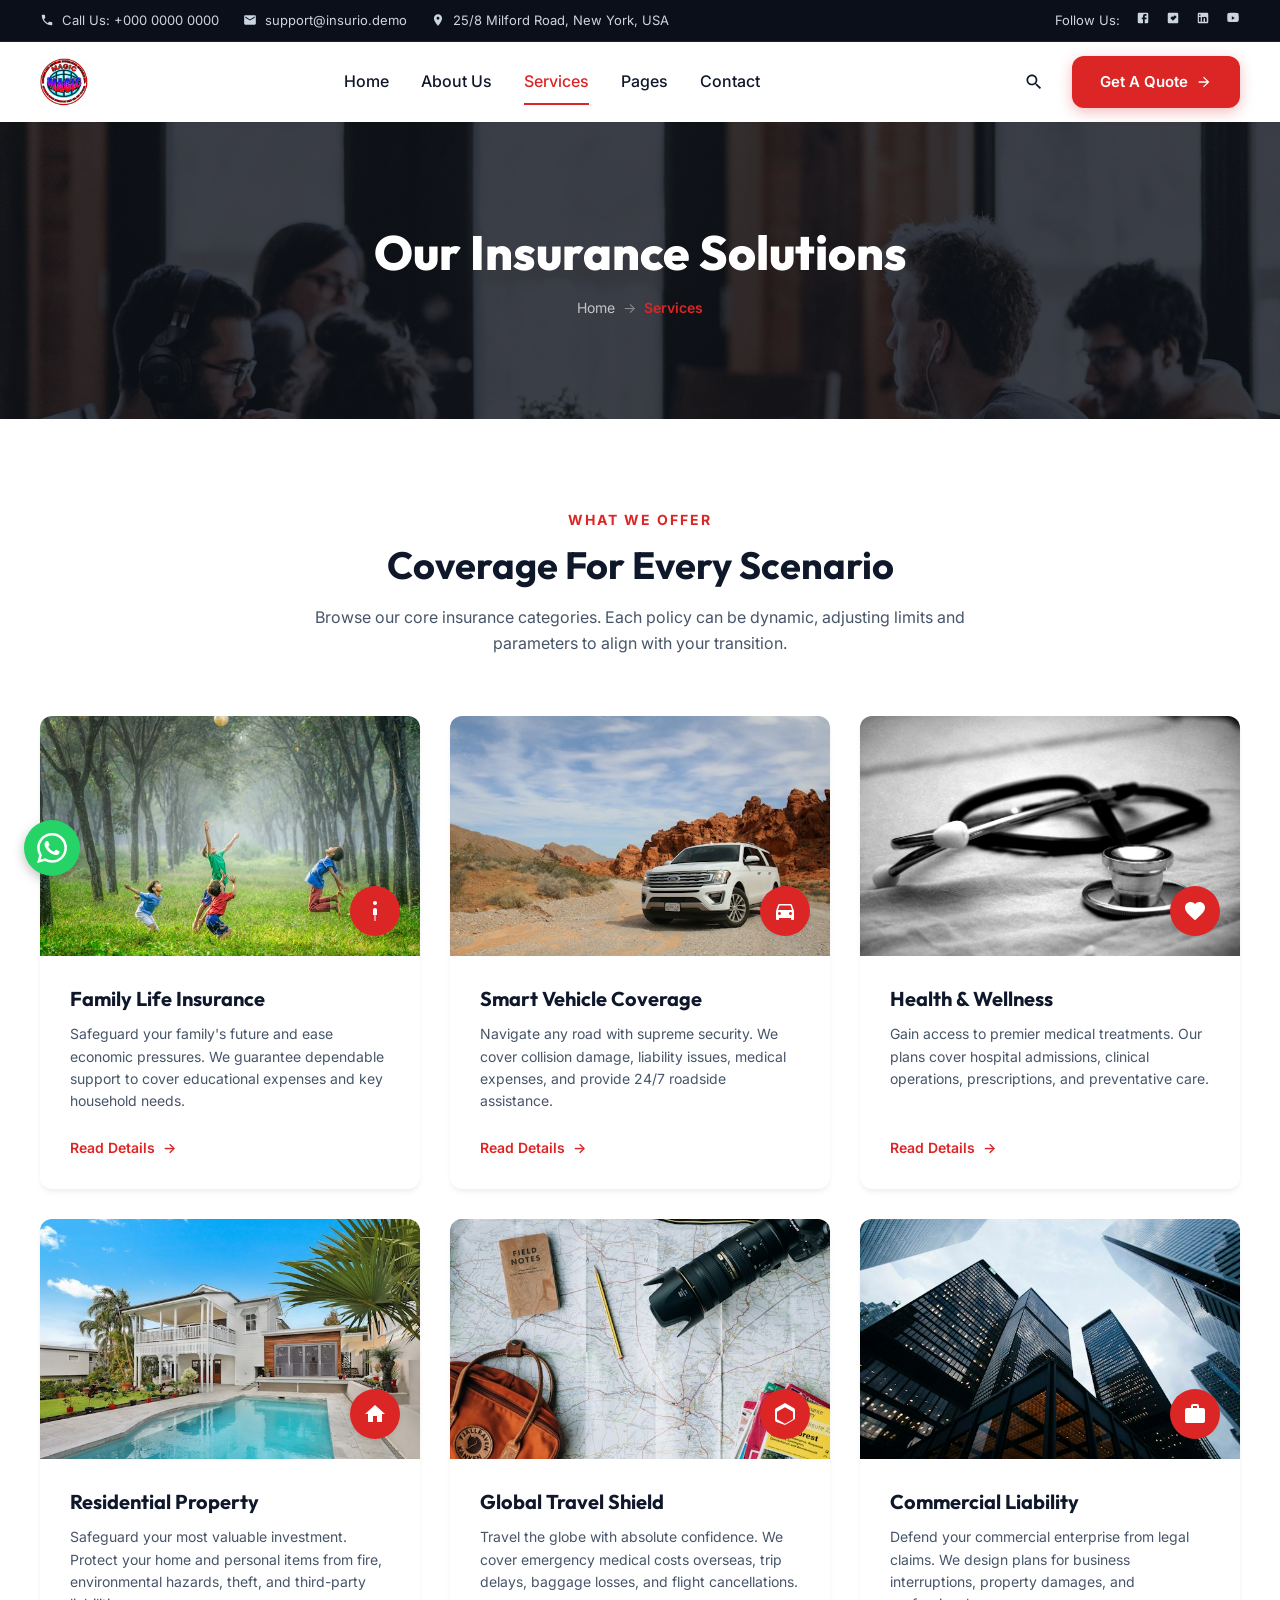
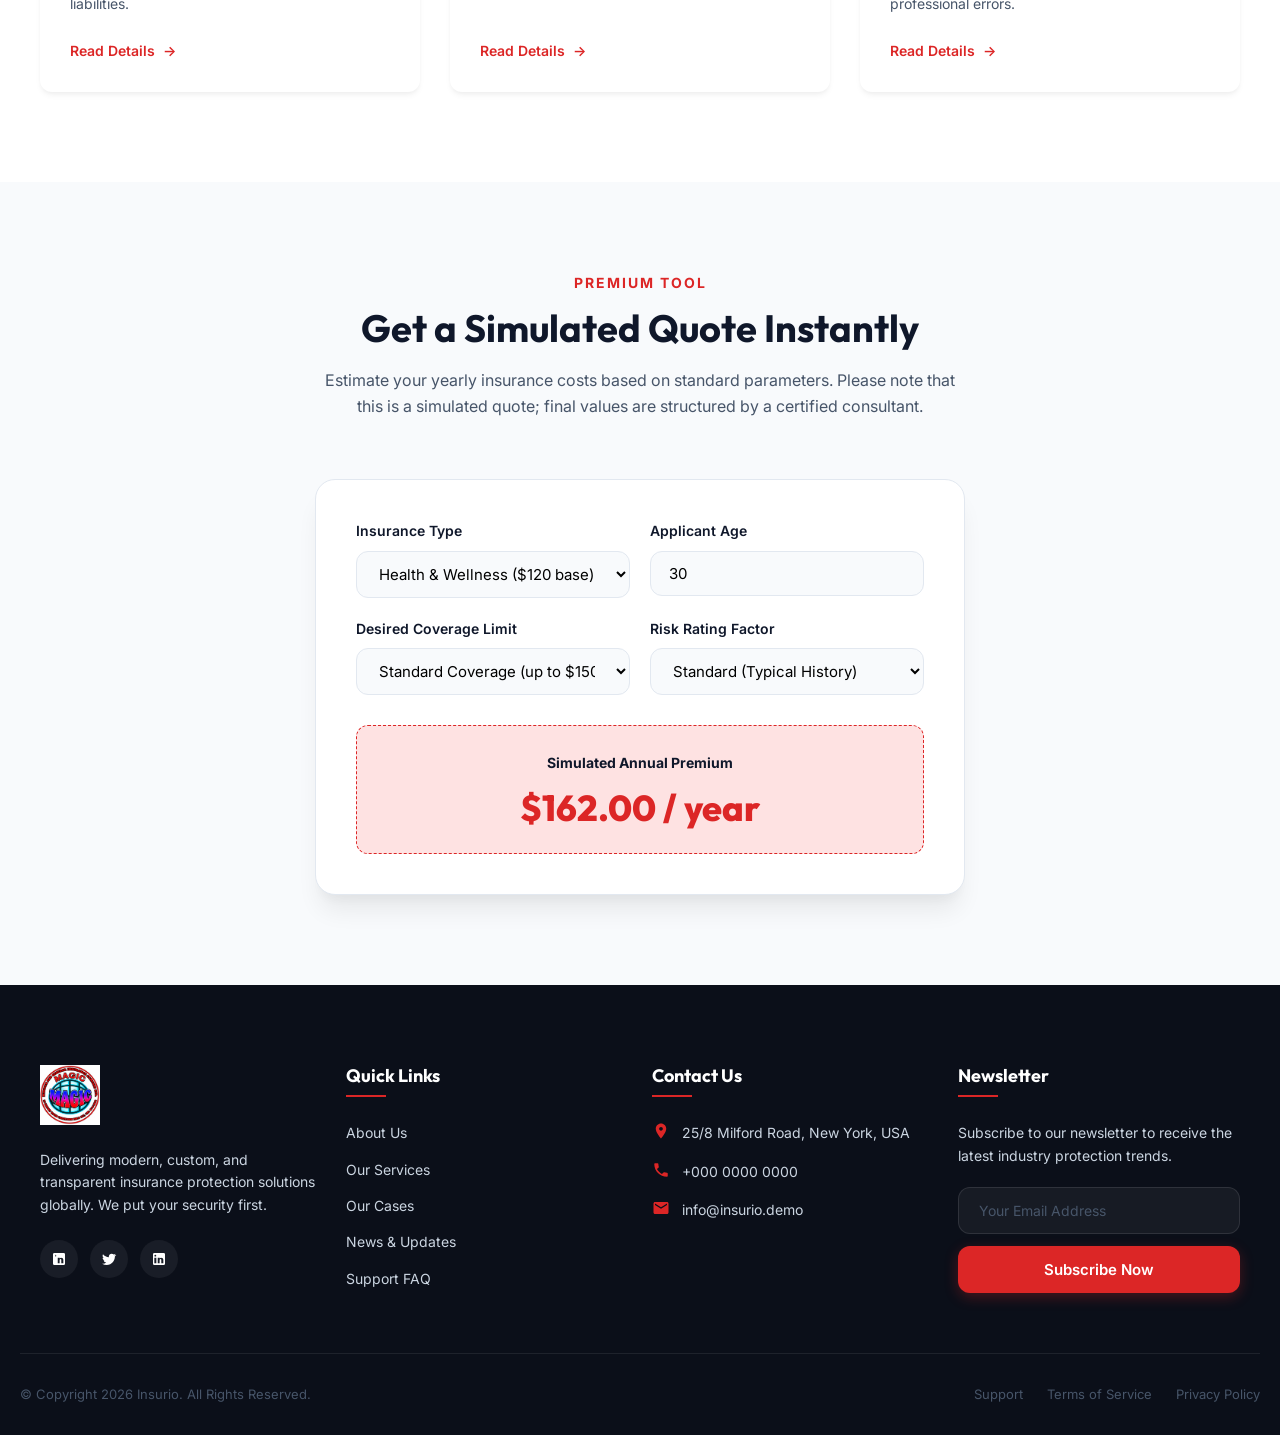
<file: services.html>
<!DOCTYPE html>
<html lang="en">
<head>
  <meta charset="UTF-8">
  <meta name="viewport" content="width=device-width, initial-scale=1.0">
  <title>Our Services | Insurio - Premium Insurance Products</title>
  <meta name="description" content="Browse Insurio's professional range of life, vehicle, health, home, travel, and commercial liability coverages. Find the optimal protection for your goals.">
  <link rel="stylesheet" href="css/style.css">
  <style>
    /* Calculator Custom Styles */
    .calculator-card {
      background-color: var(--color-white);
      border-radius: var(--border-radius-lg);
      padding: 40px;
      box-shadow: var(--shadow-xl);
      border: 1px solid var(--color-gray-200);
      max-width: 650px;
      margin: 50px auto 0;
    }
    .calc-row {
      display: grid;
      grid-template-columns: 1fr 1fr;
      gap: 20px;
      margin-bottom: 20px;
    }
    .calc-result {
      text-align: center;
      background-color: var(--color-light-accent);
      padding: 24px;
      border-radius: var(--border-radius-md);
      margin-top: 30px;
      border: 1px dashed var(--color-accent);
    }
    .calc-price {
      font-family: var(--font-heading);
      font-size: 36px;
      font-weight: 800;
      color: var(--color-accent);
      line-height: 1.2;
      margin-top: 10px;
    }
    @media (max-width: 768px) {
      .calc-row {
        grid-template-columns: 1fr;
      }
    }
  </style>
</head>
<body>

  <!-- --- TOP HEADER BANNER --- -->
  <div class="top-header">
    <div class="container flex-between">
      <div class="top-header-contacts">
        <div class="top-header-contact-item">
          <!-- AI Prompt: Elegant minimalist corporate graphic vector icon -->
          <svg class="svg-icon" viewBox="0 0 24 24" style="width:14px;height:14px;"><path d="M6.62 10.79c1.44 2.83 3.76 5.14 6.59 6.59l2.2-2.2c.27-.27.67-.36 1.02-.24 1.12.37 2.33.57 3.57.57.55 0 1 .45 1 1V20c0 .55-.45 1-1 1-9.39 0-17-7.61-17-17 0-.55.45-1 1-1h3.5c.55 0 1 .45 1 1 0 1.25.2 2.45.57 3.57.11.35.03.74-.25 1.02l-2.2 2.2z"/></svg>
          <a href="tel:000-0000-0000">Call Us: +000 0000 0000</a>
        </div>
        <div class="top-header-contact-item">
          <!-- AI Prompt: Elegant minimalist corporate graphic vector icon -->
          <svg class="svg-icon" viewBox="0 0 24 24" style="width:14px;height:14px;"><path d="M20 4H4c-1.1 0-1.99.9-1.99 2L2 18c0 1.1.9 2 2 2h16c1.1 0 2-.9 2-2V6c0-1.1-.9-2-2-2zm0 4l-8 5-8-5V6l8 5 8-5v2z"/></svg>
          <a href="mailto:support@insurio.demo">support@insurio.demo</a>
        </div>
        <div class="top-header-contact-item">
          <!-- AI Prompt: Elegant minimalist corporate graphic vector icon -->
          <svg class="svg-icon" viewBox="0 0 24 24" style="width:14px;height:14px;"><path d="M12 2C8.13 2 5 5.13 5 9c0 5.25 7 13 7 13s7-7.75 7-13c0-3.87-3.13-7-7-7zm0 9.5c-1.38 0-2.5-1.12-2.5-2.5s1.12-2.5 2.5-2.5 2.5 1.12 2.5 2.5-1.12 2.5-2.5 2.5z"/></svg>
          <span>25/8 Milford Road, New York, USA</span>
        </div>
      </div>
      <div class="top-header-socials">
        <span>Follow Us:</span>
        <!-- AI Prompt: Facebook social brand networking icon graphic -->
        <a href="#" aria-label="Facebook"><svg class="svg-icon" viewBox="0 0 24 24" style="width:14px;height:14px;"><path d="M5 3h14a2 2 0 0 1 2 2v14a2 2 0 0 1-2 2H5a2 2 0 0 1-2-2V5a2 2 0 0 1 2-2m13 2h-2.5A3.5 3.5 0 0 0 12 8.5V11h-2v3h2v7h3v-7h3v-3h-3V9a1 1 0 0 1 1-1h2V5z"/></svg></a>
        <!-- AI Prompt: Twitter social brand microblogging icon graphic -->
        <a href="#" aria-label="Twitter"><svg class="svg-icon" viewBox="0 0 24 24" style="width:14px;height:14px;"><path d="M5 3h14a2 2 0 0 1 2 2v14a2 2 0 0 1-2 2H5a2 2 0 0 1-2-2V5a2 2 0 0 1 2-2m10.12 4.12l-3.18 3.19-1.35-1.35-3.18 3.18 4.53 4.54 6.36-6.37-3.18-3.19z"/></svg></a>
        <!-- AI Prompt: LinkedIn professional networking brand icon graphic -->
        <a href="#" aria-label="LinkedIn"><svg class="svg-icon" viewBox="0 0 24 24" style="width:14px;height:14px;"><path d="M19 3a2 2 0 0 1 2 2v14a2 2 0 0 1-2 2H5a2 2 0 0 1-2-2V5a2 2 0 0 1 2-2h14m-.5 15.5v-5.3a3.26 3.26 0 0 0-3.26-3.26c-.85 0-1.84.52-2.32 1.3v-1.11h-2.8v8.37h2.8v-4.87c0-.26.05-.52.12-.7a1.54 1.54 0 0 1 1.4-1c.75 0 1 .56 1 1.4v5.17h2.8M6.5 8.37a1.37 1.37 0 1 0 0-2.75 1.37 1.37 0 0 0 0 2.75M8 18.5V10.1H5v8.4h3z"/></svg></a>
        <!-- AI Prompt: YouTube video hosting brand icon graphic -->
        <a href="#" aria-label="YouTube"><svg class="svg-icon" viewBox="0 0 24 24" style="width:14px;height:14px;"><path d="M10 15l5.19-3L10 9v6m11.56-7.83c.13.47.22 1.1.28 1.9.06.8.08 1.54.08 2.22v1.42c0 .68-.02 1.42-.08 2.22a10.8 10.8 0 0 1-.28 1.9 2.5 2.5 0 0 1-1.78 1.78c-.47.13-1.1.22-1.9.28-.8.06-1.54.08-2.22.08H8.42c-.68 0-1.42-.02-2.22-.08a10.8 10.8 0 0 1-1.9-.28A2.5 2.5 0 0 1 2.52 15c-.13-.47-.22-1.1-.28-1.9C2.18 12.3 2.16 11.56 2.16 10.88v-1.42c0-.68.02-1.42.08-2.22a10.8 10.8 0 0 1 .28-1.9 2.5 2.5 0 0 1 1.78-1.78c.47-.13 1.1-.22 1.9-.28.8-.06 1.54-.08 2.22-.08h7.16c.68 0 1.42.02 2.22.08a10.8 10.8 0 0 1 1.9.28 2.5 2.5 0 0 1 1.78 1.78z"/></svg></a>
      </div>
    </div>
  </div>

  <!-- --- MAIN NAVIGATION --- -->
  <header class="main-header">
    <div class="container nav-container">
      <a href="index.html" class="logo">
        <img src="images/IMAGE%203.jpeg" alt="MAGIC Logo">
      </a>
      
      <nav class="nav-menu">
        <div class="nav-item"><a href="index.html" class="nav-link">Home</a></div>
        <div class="nav-item"><a href="about.html" class="nav-link">About Us</a></div>
        <div class="nav-item dropdown">
          <a href="services.html" class="nav-link active">Services</a>
          <ul class="dropdown-menu">
            <li class="dropdown-item"><a href="services.html">All Services</a></li>
            <li class="dropdown-item"><a href="service-detail.html">Health & Wellness</a></li>
          </ul>
        </div>
        <div class="nav-item dropdown">
          <a href="#" class="nav-link">Pages</a>
          <ul class="dropdown-menu">
            <li class="dropdown-item"><a href="portfolio.html">Our Portfolio</a></li>
            <li class="dropdown-item"><a href="portfolio-detail.html">Portfolio Detail</a></li>
            <li class="dropdown-item"><a href="blog.html">News & Blog</a></li>
            <li class="dropdown-item"><a href="blog-detail.html">Blog Detail</a></li>
          </ul>
        </div>
        <div class="nav-item"><a href="contact.html" class="nav-link">Contact</a></div>
      </nav>

      <div class="header-right">
        <button class="search-btn" aria-label="Search">
          <!-- AI Prompt: Elegant minimalist corporate graphic vector icon -->
          <svg class="svg-icon" viewBox="0 0 24 24" style="width:20px;height:20px;"><path d="M15.5 14h-.79l-.28-.27C15.41 12.59 16 11.11 16 9.5 16 5.91 13.09 3 9.5 3S3 5.91 3 9.5 5.91 16 9.5 16c1.61 0 3.09-.59 4.23-1.57l.27.28v.79l5 4.99L20.49 19l-4.99-5zm-6 0C7.01 14 5 11.99 5 9.5S7.01 5 9.5 5 14 7.01 14 9.5 11.99 14 9.5 14z"/></svg>
        </button>
        <a href="contact.html" class="btn btn-primary">
          Get A Quote
          <!-- AI Prompt: Elegant minimalist corporate graphic vector icon -->
          <svg class="svg-icon" viewBox="0 0 24 24" style="width:16px;height:16px;"><path d="M12 4l-1.41 1.41L16.17 11H4v2h12.17l-5.58 5.59L12 20l8-8z"/></svg>
        </a>
        <div class="hamburger">
          <span></span>
          <span></span>
          <span></span>
        </div>
      </div>
    </div>
  </header>

  <!-- --- PAGE BANNER --- -->
  <section class="page-banner">
    <div class="page-banner-bg">
      <!-- AI Prompt: High resolution professional theme-matching Unsplash photograph -->
      <img src="images/photo-1521737604893-d14cc237f11d.jpg" alt="Services Banner">
    </div>
    <div class="container page-banner-container">
      <h1 class="page-title">Our Insurance Solutions</h1>
      <div class="breadcrumb">
        <a href="index.html" class="breadcrumb-item">Home</a>
        <span class="breadcrumb-separator">&rarr;</span>
        <span class="breadcrumb-item active">Services</span>
      </div>
    </div>
  </section>

  <!-- --- SERVICES GRID --- -->
  <section class="section">
    <div class="container">
      <div class="section-header">
        <span class="section-subtitle">What We Offer</span>
        <h2 class="section-title">Coverage For Every Scenario</h2>
        <p class="section-desc">Browse our core insurance categories. Each policy can be dynamic, adjusting limits and parameters to align with your transition.</p>
      </div>

      <div class="grid-3">
        <!-- Service 1: Life Insurance -->
        <div class="service-item-card">
          <div class="service-card-image">
            <!-- AI Prompt: High resolution professional theme-matching Unsplash photograph -->
            <img src="images/photo-1502086223501-7ea6ecd79368.jpg" alt="Life Insurance">
            <div class="service-card-icon">
              <!-- AI Prompt: Elegant minimalist corporate graphic vector icon -->
              <svg class="svg-icon" viewBox="0 0 24 24"><path d="M12 6c1.1 0 2-.9 2-2s-.9-2-2-2-2 .9-2 2 .9 2 2 2zm0 3c-1.1 0-2 .9-2 2v5h1.5v6h1v-6H14v-5c0-1.1-.9-2-2-2z"/></svg>
            </div>
          </div>
          <div class="service-card-body">
            <h3 class="service-card-title">Family Life Insurance</h3>
            <p class="service-card-desc">Safeguard your family's future and ease economic pressures. We guarantee dependable support to cover educational expenses and key household needs.</p>
            <a href="service-detail.html" class="service-card-link">Read Details <span>&rarr;</span></a>
          </div>
        </div>

        <!-- Service 2: Car Insurance -->
        <div class="service-item-card">
          <div class="service-card-image">
            <!-- AI Prompt: High resolution professional theme-matching Unsplash photograph -->
            <img src="images/photo-1533473359331-0135ef1b58bf.jpg" alt="Car Insurance">
            <div class="service-card-icon">
              <!-- AI Prompt: Elegant minimalist corporate graphic vector icon -->
              <svg class="svg-icon" viewBox="0 0 24 24"><path d="M18.92 6.01C18.72 5.42 18.16 5 17.5 5h-11c-.66 0-1.21.42-1.42.99L3 12v8c0 .55.45 1 1 1h1c.55 0 1-.45 1-1v-1h12v1c0 .55.45 1 1 1h1c.55 0 1-.45 1-1v-8l-2.08-5.99zM6.5 16c-.83 0-1.5-.67-1.5-1.5S5.67 13 6.5 13s1.5.67 1.5 1.5S7.33 16 6.5 16zm11 0c-.83 0-1.5-.67-1.5-1.5s.67-1.5 1.5-1.5 1.5.67 1.5 1.5-.67 1.5-1.5 1.5zM5 11l1.5-4.5h11L19 11H5z"/></svg>
            </div>
          </div>
          <div class="service-card-body">
            <h3 class="service-card-title">Smart Vehicle Coverage</h3>
            <p class="service-card-desc">Navigate any road with supreme security. We cover collision damage, liability issues, medical expenses, and provide 24/7 roadside assistance.</p>
            <a href="service-detail.html" class="service-card-link">Read Details <span>&rarr;</span></a>
          </div>
        </div>

        <!-- Service 3: Health Insurance -->
        <div class="service-item-card">
          <div class="service-card-image">
            <!-- AI Prompt: High resolution professional theme-matching Unsplash photograph -->
            <img src="images/photo-1505751172876-fa1923c5c528.jpg" alt="Health Insurance">
            <div class="service-card-icon">
              <!-- AI Prompt: Elegant minimalist corporate graphic vector icon -->
              <svg class="svg-icon" viewBox="0 0 24 24"><path d="M12 21.35l-1.45-1.32C5.4 15.36 2 12.28 2 8.5 2 5.42 4.42 3 7.5 3c1.74 0 3.41.81 4.5 2.09C13.09 3.81 14.76 3 16.5 3 19.58 3 22 5.42 22 8.5c0 3.78-3.4 6.86-8.55 11.54L12 21.35z"/></svg>
            </div>
          </div>
          <div class="service-card-body">
            <h3 class="service-card-title">Health & Wellness</h3>
            <p class="service-card-desc">Gain access to premier medical treatments. Our plans cover hospital admissions, clinical operations, prescriptions, and preventative care.</p>
            <a href="service-detail.html" class="service-card-link">Read Details <span>&rarr;</span></a>
          </div>
        </div>

        <!-- Service 4: Home Insurance -->
        <div class="service-item-card">
          <div class="service-card-image">
            <!-- AI Prompt: High resolution professional theme-matching Unsplash photograph -->
            <img src="images/photo-1564013799919-ab600027ffc6.jpg" alt="Home Insurance">
            <div class="service-card-icon">
              <!-- AI Prompt: Elegant minimalist corporate graphic vector icon -->
              <svg class="svg-icon" viewBox="0 0 24 24"><path d="M10 20v-6h4v6h5v-8h3L12 3 2 12h3v8z"/></svg>
            </div>
          </div>
          <div class="service-card-body">
            <h3 class="service-card-title">Residential Property</h3>
            <p class="service-card-desc">Safeguard your most valuable investment. Protect your home and personal items from fire, environmental hazards, theft, and third-party liabilities.</p>
            <a href="service-detail.html" class="service-card-link">Read Details <span>&rarr;</span></a>
          </div>
        </div>

        <!-- Service 5: Travel Insurance -->
        <div class="service-item-card">
          <div class="service-card-image">
            <!-- AI Prompt: High resolution professional theme-matching Unsplash photograph -->
            <img src="images/photo-1488646953014-85cb44e25828.jpg" alt="Travel Insurance">
            <div class="service-card-icon">
              <!-- AI Prompt: Elegant minimalist corporate graphic vector icon -->
              <svg class="svg-icon" viewBox="0 0 24 24"><path d="M21.99 8c0-.72-.37-1.35-.94-1.7L12 1 2.95 6.3c-.57.35-.94.98-.94 1.7v10c0 .72.37 1.35.94 1.7L12 23l9.05-5.3c.57-.35.94-.98.94-1.7V8zm-2 9.3L12 21.8l-7.99-4.5V9.7L12 5.2l7.99 4.5v7.6z"/></svg>
            </div>
          </div>
          <div class="service-card-body">
            <h3 class="service-card-title">Global Travel Shield</h3>
            <p class="service-card-desc">Travel the globe with absolute confidence. We cover emergency medical costs overseas, trip delays, baggage losses, and flight cancellations.</p>
            <a href="service-detail.html" class="service-card-link">Read Details <span>&rarr;</span></a>
          </div>
        </div>

        <!-- Service 6: Business Insurance -->
        <div class="service-item-card">
          <div class="service-card-image">
            <!-- AI Prompt: High resolution professional theme-matching Unsplash photograph -->
            <img src="images/photo-1486406146926-c627a92ad1ab.jpg" alt="Business Insurance">
            <div class="service-card-icon">
              <!-- AI Prompt: Elegant minimalist corporate graphic vector icon -->
              <svg class="svg-icon" viewBox="0 0 24 24"><path d="M20 6h-4V4c0-1.11-.89-2-2-2h-4c-1.11 0-2 .89-2 2v2H4c-1.11 0-1.99.89-1.99 2L2 19c0 1.11.89 2 2 2h16c1.11 0 2-.89 2-2V8c0-1.11-.89-2-2-2zm-6 0h-4V4h4v2z"/></svg>
            </div>
          </div>
          <div class="service-card-body">
            <h3 class="service-card-title">Commercial Liability</h3>
            <p class="service-card-desc">Defend your commercial enterprise from legal claims. We design plans for business interruptions, property damages, and professional errors.</p>
            <a href="service-detail.html" class="service-card-link">Read Details <span>&rarr;</span></a>
          </div>
        </div>
      </div>
    </div>
  </section>

  <!-- --- INTERACTIVE CALCULATOR SECTION --- -->
  <section class="section section-light">
    <div class="container">
      <div class="section-header">
        <span class="section-subtitle">Premium Tool</span>
        <h2 class="section-title">Get a Simulated Quote Instantly</h2>
        <p class="section-desc">Estimate your yearly insurance costs based on standard parameters. Please note that this is a simulated quote; final values are structured by a certified consultant.</p>
      </div>

      <div class="calculator-card">
        <form id="insurance-calculator" onsubmit="event.preventDefault(); calculateQuote();">
          <div class="calc-row">
            <div class="form-group">
              <label for="calc-type" class="form-label">Insurance Type</label>
              <select id="calc-type" class="form-control" onchange="calculateQuote()">
                <option value="life">Family Life ($100 base)</option>
                <option value="vehicle">Vehicle ($150 base)</option>
                <option value="health" selected>Health & Wellness ($120 base)</option>
                <option value="home">Residential Property ($200 base)</option>
                <option value="travel">Global Travel Shield ($80 base)</option>
                <option value="business">Commercial Liability ($300 base)</option>
              </select>
            </div>
            <div class="form-group">
              <label for="calc-age" class="form-label">Applicant Age</label>
              <input type="number" id="calc-age" class="form-control" value="30" min="18" max="80" oninput="calculateQuote()">
            </div>
          </div>

          <div class="calc-row">
            <div class="form-group">
              <label for="calc-coverage" class="form-label">Desired Coverage Limit</label>
              <select id="calc-coverage" class="form-control" onchange="calculateQuote()">
                <option value="1.0">Basic Coverage (up to $50,000)</option>
                <option value="1.5" selected>Standard Coverage (up to $150,000)</option>
                <option value="2.5">Premium Coverage (up to $500,000)</option>
              </select>
            </div>
            <div class="form-group">
              <label for="calc-history" class="form-label">Risk Rating Factor</label>
              <select id="calc-history" class="form-control" onchange="calculateQuote()">
                <option value="0.9">Excellent (Zero Claims History)</option>
                <option value="1.0" selected>Standard (Typical History)</option>
                <option value="1.3">High (Active Risk History)</option>
              </select>
            </div>
          </div>

          <div class="calc-result">
            <span class="form-label" style="color:var(--color-gray-900); font-weight:700;">Simulated Annual Premium</span>
            <div class="calc-price" id="calc-result-price">$162.00 / year</div>
          </div>
        </form>
      </div>
    </div>
  </section>

  <!-- --- FOOTER --- -->
  <footer class="footer">
    <div class="container footer-top grid-4">
      <div class="footer-column-brand">
        <a href="index.html" class="logo footer-logo">
          <img src="images/IMAGE%203.jpeg" alt="MAGIC Logo">
        </a>
        <p class="footer-brand-desc">Delivering modern, custom, and transparent insurance protection solutions globally. We put your security first.</p>
        <div class="footer-social-links">
          <!-- AI Prompt: Facebook social brand networking icon graphic -->
          <a href="#" class="footer-social-btn" aria-label="Facebook"><svg class="svg-icon" viewBox="0 0 24 24" style="width:16px;height:16px;"><path d="M19 3a2 2 0 0 1 2 2v14a2 2 0 0 1-2 2H5a2 2 0 0 1-2-2V5a2 2 0 0 1 2-2h14m-.5 15.5v-5.3a3.26 3.26 0 0 0-3.26-3.26c-.85 0-1.84.52-2.32 1.3v-1.11h-2.8v8.37h2.8v-4.87c0-.26.05-.52.12-.7a1.54 1.54 0 0 1 1.4-1c.75 0 1 .56 1 1.4v5.17h2.8M6.5 8.37a1.37 1.37 0 1 0 0-2.75 1.37 0 0 0 0 2.75M8 18.5V10.1H5v8.4h3z"/></svg></a>
          <!-- AI Prompt: Twitter social brand microblogging icon graphic -->
          <a href="#" class="footer-social-btn" aria-label="Twitter"><svg class="svg-icon" viewBox="0 0 24 24" style="width:16px;height:16px;"><path d="M22.46 6c-.77.35-1.6.58-2.46.69.88-.53 1.56-1.37 1.88-2.38-.83.5-1.75.85-2.72 1.05C18.37 4.5 17.26 4 16 4c-2.35 0-4.27 1.92-4.27 4.29 0 .34.04.67.11.98C8.28 9.09 5.11 7.38 3 4.79c-.37.63-.58 1.37-.58 2.15 0 1.49.75 2.81 1.91 3.56-.7 0-1.37-.2-1.95-.53v.05c0 2.08 1.48 3.82 3.44 4.21a4.22 4.22 0 0 1-1.93.07 4.28 4.28 0 0 0 4 2.98 8.52 8.52 0 0 1-5.31 1.83c-.34 0-.68-.02-1.02-.06C3.9 20.29 6.18 21 8.59 21c7.88 0 12.2-6.53 12.2-12.2 0-.18 0-.37-.01-.55.84-.6 1.56-1.36 2.14-2.23z"/></svg></a>
          <!-- AI Prompt: LinkedIn professional networking brand icon graphic -->
          <a href="#" class="footer-social-btn" aria-label="LinkedIn"><svg class="svg-icon" viewBox="0 0 24 24" style="width:16px;height:16px;"><path d="M19 3a2 2 0 0 1 2 2v14a2 2 0 0 1-2 2H5a2 2 0 0 1-2-2V5a2 2 0 0 1 2-2h14m-.5 15.5v-5.3a3.26 3.26 0 0 0-3.26-3.26c-.85 0-1.84.52-2.32 1.3v-1.11h-2.8v8.37h2.8v-4.87c0-.26.05-.52.12-.7a1.54 1.54 0 0 1 1.4-1c.75 0 1 .56 1 1.4v5.17h2.8M6.5 8.37a1.37 1.37 0 1 0 0-2.75 1.37 1.37 0 0 0 0 2.75M8 18.5V10.1H5v8.4h3z"/></svg></a>
        </div>
      </div>

      <div>
        <h4 class="footer-column-title">Quick Links</h4>
        <ul class="footer-links-list">
          <li class="footer-link-item"><a href="about.html">About Us</a></li>
          <li class="footer-link-item"><a href="services.html">Our Services</a></li>
          <li class="footer-link-item"><a href="portfolio.html">Our Cases</a></li>
          <li class="footer-link-item"><a href="blog.html">News & Updates</a></li>
          <li class="footer-link-item"><a href="contact.html">Support FAQ</a></li>
        </ul>
      </div>

      <div>
        <h4 class="footer-column-title">Contact Us</h4>
        <ul class="footer-contact-list">
          <li class="footer-contact-item">
            <!-- AI Prompt: Elegant minimalist corporate graphic vector icon -->
            <svg class="svg-icon footer-contact-icon" viewBox="0 0 24 24" style="width:18px;height:18px;"><path d="M12 2C8.13 2 5 5.13 5 9c0 5.25 7 13 7 13s7-7.75 7-13c0-3.87-3.13-7-7-7zm0 9.5c-1.38 0-2.5-1.12-2.5-2.5s1.12-2.5 2.5-2.5 2.5 1.12 2.5 2.5-1.12 2.5-2.5 2.5z"/></svg>
            <span>25/8 Milford Road, New York, USA</span>
          </li>
          <li class="footer-contact-item">
            <!-- AI Prompt: Elegant minimalist corporate graphic vector icon -->
            <svg class="svg-icon footer-contact-icon" viewBox="0 0 24 24" style="width:18px;height:18px;"><path d="M6.62 10.79c1.44 2.83 3.76 5.14 6.59 6.59l2.2-2.2c.27-.27.67-.36 1.02-.24 1.12.37 2.33.57 3.57.57.55 0 1 .45 1 1V20c0 .55-.45 1-1 1-9.39 0-17-7.61-17-17 0-.55.45-1 1-1h3.5c.55 0 1 .45 1 1 0 1.25.2 2.45.57 3.57.11.35.03.74-.25 1.02l-2.2 2.2z"/></svg>
            <a href="tel:000-0000-0000">+000 0000 0000</a>
          </li>
          <li class="footer-contact-item">
            <!-- AI Prompt: Elegant minimalist corporate graphic vector icon -->
            <svg class="svg-icon footer-contact-icon" viewBox="0 0 24 24" style="width:18px;height:18px;"><path d="M20 4H4c-1.1 0-1.99.9-1.99 2L2 18c0 1.1.9 2 2 2h16c1.1 0 2-.9 2-2V6c0-1.1-.9-2-2-2zm0 4l-8 5-8-5V6l8 5 8-5v2z"/></svg>
            <a href="mailto:info@insurio.demo">info@insurio.demo</a>
          </li>
        </ul>
      </div>

      <div>
        <h4 class="footer-column-title">Newsletter</h4>
        <p class="footer-newsletter-text">Subscribe to our newsletter to receive the latest industry protection trends.</p>
        <form class="footer-newsletter-form">
          <input type="email" class="footer-newsletter-input" placeholder="Your Email Address" required>
          <button type="submit" class="btn btn-primary">Subscribe Now</button>
        </form>
      </div>
    </div>

    <div class="container footer-bottom flex-between">
      <p>&copy; Copyright 2026 Insurio. All Rights Reserved.</p>
      <div class="footer-bottom-links">
        <a href="about.html">Support</a>
        <a href="about.html">Terms of Service</a>
        <a href="about.html">Privacy Policy</a>
      </div>
    </div>
  </footer>

  <script src="js/main.js"></script>
  <script>
    // Calculator Script
    function calculateQuote() {
      const type = document.getElementById('calc-type').value;
      const age = parseInt(document.getElementById('calc-age').value) || 30;
      const coverageVal = parseFloat(document.getElementById('calc-coverage').value) || 1.0;
      const historyVal = parseFloat(document.getElementById('calc-history').value) || 1.0;

      // Base price mapping
      const basePrices = {
        life: 100,
        vehicle: 150,
        health: 120,
        home: 200,
        travel: 80,
        business: 300
      };

      const base = basePrices[type] || 120;
      
      // Age modifier
      let ageModifier = 1.0;
      if (age < 25) ageModifier = 1.2;
      else if (age > 50 && age <= 65) ageModifier = 1.25;
      else if (age > 65) ageModifier = 1.5;

      const finalPrice = base * ageModifier * coverageVal * historyVal;
      
      document.getElementById('calc-result-price').innerText = '$' + finalPrice.toFixed(2) + ' / year';
    }
  </script>
  <!-- Floating WhatsApp Button -->
  <a href="https://wa.me/00000000000" class="whatsapp-float" target="_blank" rel="noopener noreferrer" aria-label="Chat with us on WhatsApp">
    <svg viewBox="0 0 24 24" aria-hidden="true"><path d="M17.472 14.382c-.297-.149-1.758-.867-2.03-.967-.273-.099-.471-.148-.67.15-.197.297-.767.966-.94 1.164-.173.199-.347.223-.644.075-.297-.15-1.255-.463-2.39-1.475-.883-.788-1.48-1.761-1.653-2.059-.173-.297-.018-.458.13-.606.134-.133.298-.347.446-.52.149-.174.198-.298.298-.497.099-.198.05-.371-.025-.52-.075-.149-.669-1.612-.916-2.207-.242-.579-.487-.5-.669-.51-.173-.008-.371-.01-.57-.01-.198 0-.52.074-.792.372-.272.297-1.04 1.016-1.04 2.479 0 1.462 1.065 2.875 1.213 3.074.149.198 2.096 3.2 5.077 4.487.709.306 1.262.489 1.694.625.712.227 1.36.195 1.871.118.571-.085 1.758-.719 2.006-1.413.248-.694.248-1.289.173-1.413-.074-.124-.272-.198-.57-.347m-5.421 7.403h-.004a9.87 9.87 0 01-5.031-1.378l-.361-.214-3.741.982.998-3.648-.235-.374a9.86 9.86 0 01-1.51-5.26c.001-5.45 4.436-9.884 9.888-9.884 2.64 0 5.122 1.03 6.988 2.898a9.825 9.825 0 012.893 6.994c-.003 5.45-4.437 9.884-9.885 9.884m8.413-18.297A11.815 11.815 0 0012.05 0C5.495 0 .16 5.335.157 11.892c0 2.096.547 4.142 1.588 5.945L.057 24l6.305-1.654a11.882 11.882 0 005.683 1.448h.005c6.554 0 11.89-5.335 11.893-11.893a11.821 11.821 0 00-3.48-8.413Z"/></svg>
  </a>
</body>
</html>
</file>
<file: css/style.css>
/* ==========================================================================
   INSURIO - PREMIUM INSURANCE AGENCY CUSTOM STYLES
   ========================================================================== */

/* --- GOOGLE FONTS --- */
@import url('https://fonts.googleapis.com/css2?family=Inter:wght@300;400;500;600;700&family=Outfit:wght@400;500;600;700;800&display=swap');

/* --- CUSTOM VARIABLES --- */
:root {
  --color-primary: #DC2626; /* Professional Red */
  --color-primary-rgb: 220, 38, 38;
  --color-secondary: #B91C1C; /* Dark Red */
  --color-accent: #DC2626; /* Primary Red */
  --color-light-accent: #FEE2E2; /* Light Red Highlight */
  --color-dark-bg: #0b0f19; /* Navy/Dark Grey for Hero/Footer */
  --color-dark-surface: #111827; /* Dark Grey for Cards */
  --color-light-bg: #f8fafc; /* Sleek Ice-White Background */
  --color-white: #ffffff;
  --color-gray-50: #f8fafc;
  --color-gray-100: #f1f5f9;
  --color-gray-200: #e2e8f0;
  --color-gray-300: #cbd5e1;
  --color-gray-600: #475569;
  --color-gray-700: #334155;
  --color-gray-900: #0f172a;
  --color-gold: #f59e0b;
  
  --font-heading: 'Outfit', sans-serif;
  --font-body: 'Inter', sans-serif;
  
  --transition-fast: 0.2s cubic-bezier(0.4, 0, 0.2, 1);
  --transition-normal: 0.3s cubic-bezier(0.4, 0, 0.2, 1);
  --transition-slow: 0.5s cubic-bezier(0.4, 0, 0.2, 1);
  
  --shadow-sm: 0 1px 3px rgba(0, 0, 0, 0.05);
  --shadow-md: 0 4px 6px -1px rgba(0, 0, 0, 0.05), 0 2px 4px -1px rgba(0, 0, 0, 0.03);
  --shadow-lg: 0 10px 15px -3px rgba(0, 0, 0, 0.05), 0 4px 6px -2px rgba(0, 0, 0, 0.02);
  --shadow-xl: 0 20px 25px -5px rgba(0, 0, 0, 0.07), 0 10px 10px -5px rgba(0, 0, 0, 0.03);
  --shadow-glow: 0 0 20px rgba(220, 38, 38, 0.25);
  
  --border-radius-sm: 6px;
  --border-radius-md: 12px;
  --border-radius-lg: 20px;
  --border-radius-full: 9999px;
  
  --header-height: 80px;
}

/* --- BASE STYLES --- */
* {
  margin: 0;
  padding: 0;
  box-sizing: border-box;
}

html {
  scroll-behavior: smooth;
  font-size: 16px;
}

body {
  font-family: var(--font-body);
  color: var(--color-gray-700);
  background-color: var(--color-white);
  line-height: 1.6;
  overflow-x: hidden;
}

h1, h2, h3, h4, h5, h6 {
  font-family: var(--font-heading);
  color: var(--color-gray-900);
  font-weight: 700;
  line-height: 1.25;
}

a {
  text-decoration: none;
  color: inherit;
  transition: var(--transition-fast);
}

img {
  max-width: 100%;
  height: auto;
  display: block;
}

ul {
  list-style: none;
}

button, input, select, textarea {
  font-family: inherit;
  border: none;
  outline: none;
  background: none;
}

/* --- REUSABLE UTILITIES --- */
.container {
  width: 100%;
  max-width: 1240px;
  margin: 0 auto;
  padding: 0 20px;
}

.section {
  padding: 90px 0;
}

.section-light {
  background-color: var(--color-light-bg);
}

.section-dark {
  background-color: var(--color-dark-bg);
  color: var(--color-white);
}

.grid-2 {
  display: grid;
  grid-template-columns: repeat(2, 1fr);
  gap: 30px;
}

.grid-3 {
  display: grid;
  grid-template-columns: repeat(3, 1fr);
  gap: 30px;
}

.grid-4 {
  display: grid;
  grid-template-columns: repeat(4, 1fr);
  gap: 24px;
}

.flex-between {
  display: flex;
  justify-content: space-between;
  align-items: center;
}

/* --- BADGES & TITLES --- */
.badge {
  display: inline-block;
  padding: 6px 16px;
  background-color: var(--color-light-accent);
  color: var(--color-accent);
  font-weight: 600;
  font-size: 14px;
  border-radius: var(--border-radius-full);
  margin-bottom: 15px;
  text-transform: uppercase;
  letter-spacing: 1px;
}

.badge-light {
  background-color: rgba(255, 255, 255, 0.1);
  color: var(--color-white);
  border: 1px solid rgba(255, 255, 255, 0.15);
}

.section-header {
  text-align: center;
  max-width: 650px;
  margin: 0 auto 60px;
}

.section-subtitle {
  color: var(--color-accent);
  font-size: 14px;
  font-weight: 700;
  text-transform: uppercase;
  letter-spacing: 2px;
  margin-bottom: 10px;
  display: block;
}

.section-title {
  font-size: 38px;
  margin-bottom: 16px;
  position: relative;
}

.section-title span {
  color: var(--color-accent);
}

.section-desc {
  color: var(--color-gray-600);
  font-size: 16px;
}

.section-dark .section-desc {
  color: var(--color-gray-300);
}

/* --- BUTTONS --- */
.btn {
  display: inline-flex;
  align-items: center;
  justify-content: center;
  padding: 14px 28px;
  font-size: 15px;
  font-weight: 600;
  border-radius: var(--border-radius-md);
  cursor: pointer;
  transition: all var(--transition-normal);
  gap: 8px;
}

.btn-primary {
  background-color: var(--color-accent);
  color: var(--color-white);
  box-shadow: 0 4px 14px rgba(220, 38, 38, 0.3);
}

.btn-primary:hover {
  background-color: #991B1B;
  transform: translateY(-2px);
  box-shadow: 0 6px 20px rgba(220, 38, 38, 0.4);
}

.btn-secondary {
  background-color: var(--color-primary);
  color: var(--color-white);
}

.btn-secondary:hover {
  background-color: #B91C1C;
  transform: translateY(-2px);
}

.btn-outline {
  border: 2px solid var(--color-gray-200);
  color: var(--color-gray-900);
}

.btn-outline:hover {
  border-color: var(--color-accent);
  color: var(--color-accent);
  background-color: rgba(220, 38, 38, 0.03);
}

.btn-outline-white {
  border: 2px solid rgba(255, 255, 255, 0.2);
  color: var(--color-white);
}

.btn-outline-white:hover {
  background-color: var(--color-white);
  color: var(--color-gray-900);
  border-color: var(--color-white);
  transform: translateY(-2px);
}

.btn-icon-circle {
  width: 48px;
  height: 48px;
  border-radius: 50%;
  background-color: var(--color-accent);
  color: var(--color-white);
  display: flex;
  align-items: center;
  justify-content: center;
  transition: all var(--transition-normal);
}

.btn-icon-circle:hover {
  background-color: var(--color-gray-900);
  transform: rotate(45deg);
}

/* --- ICON WRAPPER --- */
.svg-icon {
  width: 24px;
  height: 24px;
  fill: currentColor;
  display: inline-block;
}

/* --- HEADER & NAVIGATION --- */
.top-header {
  background-color: var(--color-dark-bg);
  color: var(--color-gray-300);
  font-size: 13px;
  padding: 10px 0;
  border-bottom: 1px solid rgba(255, 255, 255, 0.08);
}

.top-header-contacts {
  display: flex;
  gap: 24px;
}

.top-header-contact-item {
  display: flex;
  align-items: center;
  gap: 8px;
}

.top-header-socials {
  display: flex;
  gap: 16px;
  align-items: center;
}

.top-header-socials a:hover {
  color: var(--color-accent);
}

.main-header {
  background-color: var(--color-white);
  box-shadow: var(--shadow-sm);
  position: sticky;
  top: 0;
  z-index: 100;
  height: var(--header-height);
  transition: all var(--transition-normal);
}

.main-header.scrolled {
  height: 70px;
  box-shadow: var(--shadow-md);
}

.nav-container {
  display: flex;
  justify-content: space-between;
  align-items: center;
  height: 100%;
}

.logo {
  display: flex;
  align-items: center;
  gap: 10px;
  font-family: var(--font-heading);
  font-size: 26px;
  font-weight: 800;
  color: var(--color-primary);
}

.logo-accent {
  color: var(--color-accent);
}

.logo img {
  height: 48px;
  width: auto;
  object-fit: contain;
}

.nav-menu {
  display: flex;
  align-items: center;
  gap: 32px;
  height: 100%;
}

.nav-item {
  position: relative;
  height: 100%;
  display: flex;
  align-items: center;
}

.nav-link {
  font-weight: 500;
  color: var(--color-gray-900);
  padding: 10px 0;
  position: relative;
}

.nav-link::after {
  content: '';
  position: absolute;
  bottom: 0;
  left: 0;
  width: 0;
  height: 2px;
  background-color: var(--color-accent);
  transition: var(--transition-normal);
}

.nav-link:hover::after,
.nav-link.active::after {
  width: 100%;
}

.nav-link.active {
  color: var(--color-accent);
}

/* Dropdown Menu */
.dropdown-menu {
  position: absolute;
  top: calc(100% - 10px);
  left: -20px;
  background-color: var(--color-white);
  min-width: 220px;
  box-shadow: var(--shadow-xl);
  border-radius: var(--border-radius-md);
  padding: 12px 0;
  opacity: 0;
  visibility: hidden;
  transform: translateY(15px);
  transition: all var(--transition-normal);
  border: 1px solid var(--color-gray-100);
}

.nav-item.dropdown:hover .dropdown-menu {
  opacity: 1;
  visibility: visible;
  transform: translateY(0);
}

.dropdown-item a {
  display: block;
  padding: 10px 24px;
  font-size: 14px;
  font-weight: 500;
  color: var(--color-gray-600);
}

.dropdown-item a:hover {
  background-color: var(--color-light-accent);
  color: var(--color-accent);
}

.header-right {
  display: flex;
  align-items: center;
  gap: 20px;
}

.search-btn {
  color: var(--color-gray-900);
  cursor: pointer;
  display: flex;
  align-items: center;
  justify-content: center;
  padding: 8px;
  border-radius: 50%;
}

.search-btn:hover {
  background-color: var(--color-gray-100);
  color: var(--color-accent);
}

.hamburger {
  display: none;
  flex-direction: column;
  gap: 6px;
  cursor: pointer;
  padding: 5px;
  z-index: 101;
}

.hamburger span {
  width: 24px;
  height: 2px;
  background-color: var(--color-gray-900);
  transition: var(--transition-normal);
}

.hamburger.active span:nth-child(1) {
  transform: rotate(45deg) translate(5px, 6px);
}

.hamburger.active span:nth-child(2) {
  opacity: 0;
}

.hamburger.active span:nth-child(3) {
  transform: rotate(-45deg) translate(5px, -6px);
}

/* --- HERO SLIDER --- */
.hero-section {
  position: relative;
  height: calc(100vh - var(--header-height));
  min-height: 600px;
  background-color: var(--color-dark-bg);
  overflow: hidden;
}

.hero-slider {
  position: relative;
  width: 100%;
  height: 100%;
}

.hero-slide {
  position: absolute;
  top: 0;
  left: 0;
  width: 100%;
  height: 100%;
  opacity: 0;
  visibility: hidden;
  transition: opacity var(--transition-slow), visibility var(--transition-slow);
  display: flex;
  align-items: center;
  z-index: 1;
}

.hero-slide.active {
  opacity: 1;
  visibility: visible;
  z-index: 2;
}

.hero-bg {
  position: absolute;
  top: 0;
  left: 0;
  width: 100%;
  height: 100%;
  z-index: 1;
}

.hero-bg::after {
  content: '';
  position: absolute;
  top: 0;
  left: 0;
  width: 100%;
  height: 100%;
  background: linear-gradient(135deg, rgba(11, 15, 25, 0.9) 30%, rgba(220, 38, 38, 0.4) 100%);
}

.hero-bg img {
  width: 100%;
  height: 100%;
  object-fit: cover;
}

.hero-content {
  position: relative;
  z-index: 3;
  color: var(--color-white);
  max-width: 720px;
}

.hero-slide.active .hero-content > * {
  animation: fadeInUp 0.8s cubic-bezier(0.16, 1, 0.3, 1) both;
}

.hero-slide.active .hero-subtitle { animation-delay: 0.1s; }
.hero-slide.active .hero-title { animation-delay: 0.3s; }
.hero-slide.active .hero-desc { animation-delay: 0.5s; }
.hero-slide.active .hero-btns { animation-delay: 0.7s; }

.hero-subtitle {
  display: inline-block;
  padding: 6px 18px;
  background-color: var(--color-accent);
  color: var(--color-white);
  font-weight: 600;
  font-size: 13px;
  text-transform: uppercase;
  letter-spacing: 2px;
  border-radius: var(--border-radius-full);
  margin-bottom: 24px;
}

.hero-title {
  font-size: 64px;
  font-weight: 800;
  line-height: 1.15;
  margin-bottom: 24px;
  color: var(--color-secondary);
}

.hero-desc {
  font-size: 18px;
  color: var(--color-gray-300);
  margin-bottom: 40px;
  max-width: 600px;
}

.hero-btns {
  display: flex;
  gap: 16px;
}

/* Slider Controls */
.hero-arrows {
  position: absolute;
  bottom: 40px;
  right: 50px;
  display: flex;
  gap: 12px;
  z-index: 10;
}

.hero-arrow {
  width: 50px;
  height: 50px;
  border-radius: 50%;
  background-color: rgba(255, 255, 255, 0.1);
  color: var(--color-white);
  display: flex;
  align-items: center;
  justify-content: center;
  cursor: pointer;
  transition: all var(--transition-normal);
  border: 1px solid rgba(255, 255, 255, 0.15);
}

.hero-arrow:hover {
  background-color: var(--color-accent);
  border-color: var(--color-accent);
  transform: scale(1.05);
}

.hero-dots {
  position: absolute;
  left: 50px;
  top: 50%;
  transform: translateY(-50%);
  display: flex;
  flex-direction: column;
  gap: 16px;
  z-index: 10;
}

.hero-dot {
  width: 12px;
  height: 12px;
  border-radius: 50%;
  border: 2px solid rgba(255, 255, 255, 0.5);
  cursor: pointer;
  transition: all var(--transition-normal);
}

.hero-dot.active {
  background-color: var(--color-accent);
  border-color: var(--color-accent);
  transform: scale(1.2);
}

/* --- OVERLAPPING FEATURE CARDS --- */
.features-section {
  position: relative;
  z-index: 5;
  margin-top: -60px;
  padding: 0;
}

.feature-card {
  background-color: var(--color-white);
  padding: 40px 30px;
  border-radius: var(--border-radius-md);
  box-shadow: var(--shadow-xl);
  transition: all var(--transition-normal);
  display: flex;
  flex-direction: column;
  align-items: flex-start;
  border-top: 4px solid transparent;
  position: relative;
  overflow: hidden;
}

.feature-card-primary {
  background-color: var(--color-accent);
  color: var(--color-white);
  border-top: none;
}

.feature-card:not(.feature-card-primary) {
  border-top-color: var(--color-primary);
}

.feature-card:hover {
  transform: translateY(-10px);
}

.feature-card-primary:hover {
  box-shadow: var(--shadow-glow);
}

.feature-icon-wrapper {
  width: 60px;
  height: 60px;
  border-radius: var(--border-radius-md);
  background-color: var(--color-light-accent);
  color: var(--color-accent);
  display: flex;
  align-items: center;
  justify-content: center;
  margin-bottom: 24px;
  transition: var(--transition-normal);
}

.feature-card-primary .feature-icon-wrapper {
  background-color: rgba(255, 255, 255, 0.15);
  color: var(--color-white);
}

.feature-card:hover .feature-icon-wrapper {
  transform: scale(1.1);
}

.feature-title {
  font-size: 20px;
  font-weight: 700;
  margin-bottom: 16px;
}

.feature-desc {
  font-size: 15px;
  color: var(--color-gray-600);
}

.feature-card-primary .feature-desc {
  color: rgba(255, 255, 255, 0.85);
}

/* --- ABOUT US SECTION --- */
.about-image-column {
  position: relative;
  padding-right: 40px;
  padding-bottom: 40px;
}

.about-img-main {
  border-radius: var(--border-radius-lg);
  overflow: hidden;
  box-shadow: var(--shadow-lg);
}

.about-img-main img {
  width: 100%;
  height: 500px;
  object-fit: cover;
}

.about-experience-badge {
  position: absolute;
  bottom: 0;
  right: 0;
  background-color: var(--color-primary);
  color: var(--color-white);
  padding: 30px 40px;
  border-radius: var(--border-radius-md);
  box-shadow: var(--shadow-xl);
  text-align: center;
  display: flex;
  flex-direction: column;
  justify-content: center;
  align-items: center;
  z-index: 2;
}

.about-exp-num {
  font-family: var(--font-heading);
  font-size: 48px;
  font-weight: 800;
  line-height: 1;
  margin-bottom: 5px;
}

.about-exp-text {
  font-size: 14px;
  font-weight: 600;
  text-transform: uppercase;
  letter-spacing: 1px;
}

.about-content-column {
  display: flex;
  flex-direction: column;
  justify-content: center;
}

.about-desc-accent {
  font-size: 17px;
  color: var(--color-gray-900);
  font-weight: 600;
  margin-bottom: 24px;
}

.about-bullet-list {
  margin: 30px 0 40px;
  display: grid;
  grid-template-columns: repeat(2, 1fr);
  gap: 20px;
}

.about-bullet-item {
  display: flex;
  align-items: flex-start;
  gap: 16px;
}

.about-bullet-icon {
  width: 44px;
  height: 44px;
  border-radius: var(--border-radius-md);
  background-color: var(--color-light-accent);
  color: var(--color-accent);
  display: flex;
  align-items: center;
  justify-content: center;
  flex-shrink: 0;
}

.about-bullet-title {
  font-size: 16px;
  font-weight: 700;
  margin-bottom: 4px;
}

.about-bullet-desc {
  font-size: 13px;
  color: var(--color-gray-600);
}

/* --- SERVICES WHAT WE OFFER --- */
.services-grid {
  margin-top: 50px;
}

.service-item-card {
  background-color: var(--color-white);
  border-radius: var(--border-radius-md);
  overflow: hidden;
  box-shadow: var(--shadow-md);
  transition: all var(--transition-normal);
  display: flex;
  flex-direction: column;
  height: 100%;
}

.service-item-card:hover {
  transform: translateY(-8px);
  box-shadow: var(--shadow-xl);
}

.service-card-image {
  height: 240px;
  overflow: hidden;
  position: relative;
}

.service-card-image img {
  width: 100%;
  height: 100%;
  object-fit: cover;
  transition: transform var(--transition-slow);
}

.service-item-card:hover .service-card-image img {
  transform: scale(1.08);
}

.service-card-icon {
  position: absolute;
  bottom: 20px;
  right: 20px;
  width: 50px;
  height: 50px;
  border-radius: 50%;
  background-color: var(--color-accent);
  color: var(--color-white);
  display: flex;
  align-items: center;
  justify-content: center;
  box-shadow: var(--shadow-md);
  z-index: 2;
  transition: all var(--transition-normal);
}

.service-item-card:hover .service-card-icon {
  background-color: var(--color-gray-900);
  transform: scale(1.1) rotate(15deg);
}

.service-card-body {
  padding: 30px;
  flex-grow: 1;
  display: flex;
  flex-direction: column;
  align-items: flex-start;
}

.service-card-title {
  font-size: 20px;
  margin-bottom: 12px;
  font-weight: 700;
}

.service-card-desc {
  font-size: 14px;
  color: var(--color-gray-600);
  margin-bottom: 24px;
  flex-grow: 1;
}

.service-card-link {
  font-size: 14px;
  font-weight: 600;
  color: var(--color-accent);
  display: flex;
  align-items: center;
  gap: 8px;
}

.service-card-link:hover {
  color: var(--color-gray-900);
}

.service-card-link span {
  transition: transform var(--transition-fast);
}

.service-card-link:hover span {
  transform: translateX(4px);
}

/* --- WHY CHOOSE US SECTION --- */
.why-section {
  padding: 0;
}

.why-grid {
  display: grid;
  grid-template-columns: 48% 52%;
}

.why-video-column {
  position: relative;
  min-height: 500px;
}

.why-video-bg {
  position: absolute;
  top: 0;
  left: 0;
  width: 100%;
  height: 100%;
}

.why-video-bg img {
  width: 100%;
  height: 100%;
  object-fit: cover;
}

.why-video-bg::after {
  content: '';
  position: absolute;
  top: 0;
  left: 0;
  width: 100%;
  height: 100%;
  background: rgba(15, 23, 42, 0.4);
}

.why-play-btn {
  position: absolute;
  top: 50%;
  left: 50%;
  transform: translate(-50%, -50%);
  width: 80px;
  height: 80px;
  border-radius: 50%;
  background-color: var(--color-white);
  color: var(--color-accent);
  display: flex;
  align-items: center;
  justify-content: center;
  cursor: pointer;
  z-index: 5;
  box-shadow: 0 0 0 0 rgba(255, 255, 255, 0.5);
  animation: pulsePlay 2s infinite;
  transition: all var(--transition-normal);
}

.why-play-btn:hover {
  background-color: var(--color-accent);
  color: var(--color-white);
  transform: translate(-50%, -50%) scale(1.05);
}

.why-content-column {
  background-color: var(--color-accent);
  color: var(--color-white);
  padding: 90px 80px;
  display: flex;
  flex-direction: column;
  justify-content: center;
}

.why-title {
  color: var(--color-white);
  font-size: 38px;
  margin-bottom: 20px;
}

.why-subtitle {
  color: rgba(255, 255, 255, 0.85);
  font-size: 14px;
  font-weight: 700;
  letter-spacing: 2px;
  text-transform: uppercase;
  margin-bottom: 10px;
  display: block;
}

.why-desc {
  color: rgba(255, 255, 255, 0.8);
  margin-bottom: 40px;
}

.why-list {
  display: flex;
  flex-direction: column;
  gap: 30px;
}

.why-item {
  display: flex;
  align-items: flex-start;
  gap: 20px;
}

.why-icon {
  width: 50px;
  height: 50px;
  border-radius: 50%;
  background-color: rgba(255, 255, 255, 0.15);
  color: var(--color-white);
  display: flex;
  align-items: center;
  justify-content: center;
  flex-shrink: 0;
}

.why-item-title {
  font-size: 18px;
  font-weight: 700;
  margin-bottom: 6px;
}

.why-item-desc {
  font-size: 14px;
  color: rgba(255, 255, 255, 0.8);
}

/* --- PORTFOLIO SECTION --- */
.portfolio-filters {
  display: flex;
  justify-content: center;
  gap: 12px;
  margin-bottom: 45px;
  flex-wrap: wrap;
}

.portfolio-filter-btn {
  padding: 10px 24px;
  background-color: var(--color-gray-100);
  color: var(--color-gray-700);
  border-radius: var(--border-radius-full);
  font-weight: 600;
  font-size: 14px;
  cursor: pointer;
  transition: all var(--transition-normal);
}

.portfolio-filter-btn.active,
.portfolio-filter-btn:hover {
  background-color: var(--color-accent);
  color: var(--color-white);
  box-shadow: 0 4px 12px rgba(220, 38, 38, 0.2);
}

.portfolio-grid {
  display: grid;
  grid-template-columns: repeat(3, 1fr);
  gap: 30px;
}

.portfolio-item {
  position: relative;
  border-radius: var(--border-radius-md);
  overflow: hidden;
  box-shadow: var(--shadow-md);
  height: 380px;
  transition: all var(--transition-normal);
}

.portfolio-item:hover {
  transform: translateY(-8px);
  box-shadow: var(--shadow-xl);
}

.portfolio-item-img {
  width: 100%;
  height: 100%;
}

.portfolio-item-img img {
  width: 100%;
  height: 100%;
  object-fit: cover;
  transition: transform var(--transition-slow);
}

.portfolio-item:hover .portfolio-item-img img {
  transform: scale(1.08);
}

.portfolio-item-overlay {
  position: absolute;
  bottom: 0;
  left: 0;
  width: 100%;
  padding: 30px;
  background: linear-gradient(to top, rgba(15, 23, 42, 0.95) 0%, rgba(15, 23, 42, 0.4) 70%, rgba(15, 23, 42, 0) 100%);
  color: var(--color-white);
  display: flex;
  justify-content: space-between;
  align-items: flex-end;
  transform: translateY(10px);
  opacity: 0.9;
  transition: all var(--transition-normal);
}

.portfolio-item:hover .portfolio-item-overlay {
  transform: translateY(0);
}

.portfolio-item-cat {
  font-size: 12px;
  font-weight: 700;
  text-transform: uppercase;
  color: var(--color-accent);
  margin-bottom: 6px;
  letter-spacing: 1px;
}

.portfolio-item-title {
  font-size: 19px;
  font-weight: 700;
  color: var(--color-white);
}

.portfolio-item-btn {
  width: 44px;
  height: 44px;
  background-color: var(--color-accent);
  color: var(--color-white);
  border-radius: 50%;
  display: flex;
  align-items: center;
  justify-content: center;
  transition: all var(--transition-normal);
}

.portfolio-item-btn:hover {
  background-color: var(--color-white);
  color: var(--color-accent);
  transform: rotate(90deg);
}

/* --- STATS COUNTER BAR --- */
.stats-section {
  padding: 60px 0;
  background-color: var(--color-primary);
  color: var(--color-white);
}

.stats-grid {
  display: grid;
  grid-template-columns: repeat(4, 1fr);
  gap: 30px;
}

.stat-item {
  text-align: center;
  display: flex;
  flex-direction: column;
  align-items: center;
}

.stat-icon {
  width: 60px;
  height: 60px;
  border-radius: 50%;
  background-color: rgba(255, 255, 255, 0.1);
  color: var(--color-white);
  display: flex;
  align-items: center;
  justify-content: center;
  margin-bottom: 16px;
}

.stat-number {
  font-family: var(--font-heading);
  font-size: 44px;
  font-weight: 800;
  margin-bottom: 6px;
  line-height: 1;
}

.stat-label {
  font-size: 14px;
  font-weight: 600;
  text-transform: uppercase;
  letter-spacing: 1px;
  color: rgba(255, 255, 255, 0.8);
}

/* --- PRICING SECTION --- */
.pricing-grid {
  margin-top: 50px;
  align-items: stretch;
}

.pricing-card {
  background-color: var(--color-white);
  border-radius: var(--border-radius-md);
  box-shadow: var(--shadow-lg);
  padding: 50px 40px;
  display: flex;
  flex-direction: column;
  border: 1px solid var(--color-gray-100);
  position: relative;
  transition: all var(--transition-normal);
  overflow: hidden;
}

.pricing-card-header {
  text-align: center;
  margin-bottom: 30px;
}

.pricing-plan-name {
  font-size: 14px;
  font-weight: 700;
  text-transform: uppercase;
  letter-spacing: 2px;
  color: var(--color-accent);
  margin-bottom: 8px;
  display: block;
}

.pricing-plan-sub {
  font-size: 12px;
  color: var(--color-gray-600);
  display: block;
  margin-bottom: 20px;
}

.pricing-price {
  font-family: var(--font-heading);
  font-size: 48px;
  font-weight: 800;
  color: var(--color-gray-900);
  line-height: 1;
}

.pricing-price span {
  font-size: 15px;
  font-weight: 500;
  color: var(--color-gray-600);
}

.pricing-period {
  font-size: 14px;
  color: var(--color-accent);
  font-weight: 600;
  margin-top: 10px;
  display: block;
}

.pricing-features {
  margin: 30px 0 40px;
  display: flex;
  flex-direction: column;
  gap: 16px;
  flex-grow: 1;
}

.pricing-feature-item {
  display: flex;
  align-items: center;
  gap: 12px;
  font-size: 15px;
}

.pricing-feature-item.disabled {
  color: var(--color-gray-300);
}

.pricing-feature-item.disabled svg {
  color: var(--color-gray-300);
}

.pricing-feature-item svg {
  color: var(--color-accent);
  flex-shrink: 0;
}

.pricing-card .btn {
  width: 100%;
}

/* Featured Price Card */
.pricing-card.featured {
  transform: scale(1.03);
  border: 2px solid var(--color-accent);
  box-shadow: var(--shadow-xl);
  background-color: var(--color-white);
  z-index: 2;
}

.pricing-card.featured:hover {
  box-shadow: var(--shadow-glow);
}

.pricing-tag {
  position: absolute;
  top: 20px;
  right: -35px;
  background-color: var(--color-accent);
  color: var(--color-white);
  padding: 6px 40px;
  font-size: 12px;
  font-weight: 700;
  transform: rotate(45deg);
  text-transform: uppercase;
}

/* --- TEAM SECTION --- */
.team-grid {
  margin-top: 50px;
}

.team-card {
  background-color: var(--color-white);
  border-radius: var(--border-radius-md);
  overflow: hidden;
  box-shadow: var(--shadow-md);
  transition: all var(--transition-normal);
  position: relative;
  text-align: center;
}

.team-card:hover {
  transform: translateY(-8px);
  box-shadow: var(--shadow-xl);
}

.team-image {
  height: 320px;
  overflow: hidden;
  position: relative;
}

.team-image img {
  width: 100%;
  height: 100%;
  object-fit: cover;
  transition: transform var(--transition-slow);
}

.team-card:hover .team-image img {
  transform: scale(1.08);
}

.team-socials {
  position: absolute;
  top: 20px;
  right: -60px;
  display: flex;
  flex-direction: column;
  gap: 10px;
  transition: all var(--transition-normal);
  z-index: 2;
}

.team-card:hover .team-socials {
  right: 20px;
}

.team-socials-btn {
  width: 40px;
  height: 40px;
  border-radius: 50%;
  background-color: var(--color-white);
  color: var(--color-accent);
  display: flex;
  align-items: center;
  justify-content: center;
  box-shadow: var(--shadow-md);
  transition: all var(--transition-normal);
}

.team-socials-btn:hover {
  background-color: var(--color-accent);
  color: var(--color-white);
  transform: scale(1.1);
}

.team-info {
  padding: 24px;
  border-top: 1px solid var(--color-gray-100);
}

.team-name {
  font-size: 19px;
  font-weight: 700;
  margin-bottom: 4px;
}

.team-role {
  font-size: 14px;
  color: var(--color-gray-600);
}

/* --- FAQ SECTION --- */
.faq-grid {
  display: grid;
  grid-template-columns: 42% 58%;
  gap: 50px;
  align-items: flex-start;
}

.faq-content {
  position: sticky;
  top: 120px;
}

.faq-accordion {
  display: flex;
  flex-direction: column;
  gap: 16px;
}

.faq-item {
  background-color: var(--color-white);
  border: 1px solid var(--color-gray-200);
  border-radius: var(--border-radius-md);
  overflow: hidden;
  transition: all var(--transition-normal);
}

.faq-item.active {
  border-color: var(--color-accent);
  box-shadow: var(--shadow-md);
}

.faq-header {
  padding: 22px 28px;
  display: flex;
  justify-content: space-between;
  align-items: center;
  cursor: pointer;
  user-select: none;
  font-size: 16px;
  font-weight: 700;
  color: var(--color-gray-900);
  transition: all var(--transition-fast);
}

.faq-item.active .faq-header {
  color: var(--color-accent);
}

.faq-header-icon {
  width: 32px;
  height: 32px;
  border-radius: 50%;
  background-color: var(--color-light-accent);
  color: var(--color-accent);
  display: flex;
  align-items: center;
  justify-content: center;
  transition: all var(--transition-normal);
  flex-shrink: 0;
}

.faq-item.active .faq-header-icon {
  background-color: var(--color-accent);
  color: var(--color-white);
  transform: rotate(180deg);
}

.faq-body {
  max-height: 0;
  overflow: hidden;
  transition: max-height var(--transition-normal) ease;
}

.faq-body-content {
  padding: 0 28px 24px;
  font-size: 14px;
  color: var(--color-gray-600);
  border-top: 1px solid transparent;
}

.faq-item.active .faq-body-content {
  border-top-color: var(--color-gray-100);
}

/* --- TESTIMONIALS --- */
.testimonials-slider-container {
  max-width: 1000px;
  margin: 0 auto;
  position: relative;
  overflow: hidden;
  padding: 10px;
}

.testimonials-slider {
  display: flex;
  gap: 30px;
  transition: transform var(--transition-slow);
}

.testimonial-card {
  flex: 0 0 calc(50% - 15px);
  background-color: var(--color-white);
  border-radius: var(--border-radius-md);
  padding: 40px;
  box-shadow: var(--shadow-md);
  position: relative;
  border: 1px solid var(--color-gray-100);
}

.testimonial-quote {
  font-size: 15px;
  color: var(--color-gray-600);
  margin-bottom: 24px;
  font-style: italic;
}

.testimonial-stars {
  color: var(--color-gold);
  margin-bottom: 24px;
  display: flex;
  gap: 4px;
}

.testimonial-footer {
  display: flex;
  justify-content: space-between;
  align-items: center;
}

.testimonial-user {
  display: flex;
  align-items: center;
  gap: 16px;
}

.testimonial-avatar {
  width: 50px;
  height: 50px;
  border-radius: 50%;
  overflow: hidden;
}

.testimonial-avatar img {
  width: 100%;
  height: 100%;
  object-fit: cover;
}

.testimonial-name {
  font-size: 16px;
  font-weight: 700;
}

.testimonial-role {
  font-size: 13px;
  color: var(--color-gray-600);
}

.testimonial-quote-icon {
  font-size: 48px;
  color: var(--color-light-accent);
  line-height: 1;
}

.testimonials-dots {
  display: flex;
  justify-content: center;
  gap: 10px;
  margin-top: 40px;
}

.testimonials-dot {
  width: 10px;
  height: 10px;
  border-radius: 50%;
  background-color: var(--color-gray-300);
  cursor: pointer;
  transition: all var(--transition-normal);
}

.testimonials-dot.active {
  background-color: var(--color-accent);
  transform: scale(1.2);
}

/* --- NEWS & BLOG SECTION --- */
.blog-grid {
  margin-top: 50px;
}

.blog-card {
  background-color: var(--color-white);
  border-radius: var(--border-radius-md);
  overflow: hidden;
  box-shadow: var(--shadow-md);
  transition: all var(--transition-normal);
  display: flex;
  flex-direction: column;
  height: 100%;
}

.blog-card:hover {
  transform: translateY(-8px);
  box-shadow: var(--shadow-xl);
}

.blog-card-image {
  height: 230px;
  overflow: hidden;
  position: relative;
}

.blog-card-image img {
  width: 100%;
  height: 100%;
  object-fit: cover;
  transition: transform var(--transition-slow);
}

.blog-card:hover .blog-card-image img {
  transform: scale(1.08);
}

.blog-card-body {
  padding: 30px;
  flex-grow: 1;
  display: flex;
  flex-direction: column;
}

.blog-card-meta {
  display: flex;
  gap: 20px;
  font-size: 13px;
  color: var(--color-gray-600);
  margin-bottom: 16px;
  align-items: center;
}

.blog-card-meta-item {
  display: flex;
  align-items: center;
  gap: 6px;
}

.blog-card-title {
  font-size: 20px;
  margin-bottom: 16px;
  font-weight: 700;
  line-height: 1.35;
}

.blog-card-title a:hover {
  color: var(--color-accent);
}

.blog-card-desc {
  font-size: 14px;
  color: var(--color-gray-600);
  margin-bottom: 24px;
  flex-grow: 1;
}

/* --- PARTNERS LOGO WALL --- */
.partners-section {
  padding: 60px 0;
  border-top: 1px solid var(--color-gray-100);
  border-bottom: 1px solid var(--color-gray-100);
  background-color: var(--color-white);
}

.partners-slider {
  overflow: hidden;
  position: relative;
  width: 100%;
}

.partners-track {
  display: flex;
  gap: 60px;
  width: max-content;
  animation: scrollLogos 25s linear infinite;
}

.partner-logo {
  display: flex;
  align-items: center;
  justify-content: center;
  height: 50px;
  opacity: 0.45;
  filter: grayscale(100%);
  transition: all var(--transition-normal);
}

.partner-logo:hover {
  opacity: 1;
  filter: none;
}

.partner-logo svg {
  max-width: 120px;
  height: 40px;
}

/* --- FOOTER --- */
.footer {
  background-color: var(--color-dark-bg);
  color: var(--color-gray-300);
  padding: 80px 0 0;
  font-size: 14px;
}

.footer-top {
  padding-bottom: 60px;
  border-bottom: 1px solid rgba(255, 255, 255, 0.08);
}

.footer-column-brand {
  max-width: 320px;
}

.footer-logo {
  color: var(--color-white);
  margin-bottom: 24px;
}

.footer-logo img {
  height: 60px;
}

.footer-brand-desc {
  line-height: 1.6;
  margin-bottom: 24px;
}

.footer-social-links {
  display: flex;
  gap: 12px;
}

.footer-social-btn {
  width: 38px;
  height: 38px;
  border-radius: 50%;
  background-color: rgba(255, 255, 255, 0.06);
  color: var(--color-white);
  display: flex;
  align-items: center;
  justify-content: center;
  transition: all var(--transition-normal);
}

.footer-social-btn:hover {
  background-color: var(--color-accent);
  transform: translateY(-3px);
}

.footer-column-title {
  color: var(--color-white);
  font-size: 18px;
  font-weight: 700;
  margin-bottom: 25px;
  position: relative;
  padding-bottom: 10px;
}

.footer-column-title::after {
  content: '';
  position: absolute;
  bottom: 0;
  left: 0;
  width: 40px;
  height: 2px;
  background-color: var(--color-accent);
}

.footer-links-list {
  display: flex;
  flex-direction: column;
  gap: 14px;
}

.footer-link-item a {
  display: flex;
  align-items: center;
  gap: 8px;
}

.footer-link-item a:hover {
  color: var(--color-white);
  transform: translateX(4px);
}

.footer-contact-list {
  display: flex;
  flex-direction: column;
  gap: 16px;
}

.footer-contact-item {
  display: flex;
  align-items: flex-start;
  gap: 12px;
}

.footer-contact-icon {
  color: var(--color-accent);
  flex-shrink: 0;
}

.footer-newsletter-text {
  margin-bottom: 20px;
}

.footer-newsletter-form {
  display: flex;
  flex-direction: column;
  gap: 12px;
}

.footer-newsletter-input {
  width: 100%;
  padding: 14px 20px;
  background-color: rgba(255, 255, 255, 0.05);
  border: 1px solid rgba(255, 255, 255, 0.1);
  color: var(--color-white);
  border-radius: var(--border-radius-md);
  font-size: 14px;
}

.footer-newsletter-input::placeholder {
  color: var(--color-gray-600);
}

.footer-newsletter-input:focus {
  border-color: var(--color-accent);
  background-color: rgba(255, 255, 255, 0.08);
}

.footer-newsletter-form .btn {
  width: 100%;
}

.footer-bottom {
  padding: 30px 0;
  font-size: 13px;
  color: var(--color-gray-600);
}

.footer-bottom-links {
  display: flex;
  gap: 24px;
}

.footer-bottom-links a:hover {
  color: var(--color-white);
}

/* --- SUBPAGES COMMON STYLES --- */
.page-banner {
  background-color: var(--color-dark-bg);
  position: relative;
  padding: 100px 0;
  color: var(--color-white);
  text-align: center;
  overflow: hidden;
}

.page-banner-bg {
  position: absolute;
  top: 0;
  left: 0;
  width: 100%;
  height: 100%;
  z-index: 1;
  opacity: 0.25;
}

.page-banner-bg img {
  width: 100%;
  height: 100%;
  object-fit: cover;
}

.page-banner-container {
  position: relative;
  z-index: 2;
}

.page-title {
  font-size: 48px;
  font-weight: 800;
  margin-bottom: 15px;
  color: var(--color-white);
}

.breadcrumb {
  display: flex;
  justify-content: center;
  align-items: center;
  gap: 8px;
  font-size: 14px;
}

.breadcrumb-item {
  color: rgba(255, 255, 255, 0.7);
}

.breadcrumb-separator {
  color: rgba(255, 255, 255, 0.4);
}

.breadcrumb-item.active {
  color: var(--color-accent);
  font-weight: 600;
}

/* Timeline component (About Page) */
.timeline-container {
  position: relative;
  max-width: 900px;
  margin: 50px auto 0;
  padding: 20px 0;
}

.timeline-container::after {
  content: '';
  position: absolute;
  width: 2px;
  background-color: var(--color-gray-200);
  top: 0;
  bottom: 0;
  left: 50%;
  margin-left: -1px;
}

.timeline-block {
  position: relative;
  margin-bottom: 50px;
}

.timeline-block::after {
  content: "";
  display: table;
  clear: both;
}

.timeline-icon {
  position: absolute;
  top: 15px;
  left: 50%;
  width: 20px;
  height: 20px;
  border-radius: 50%;
  background-color: var(--color-accent);
  border: 4px solid var(--color-white);
  margin-left: -10px;
  z-index: 2;
  box-shadow: var(--shadow-sm);
}

.timeline-content {
  position: relative;
  width: 45%;
  padding: 30px;
  background-color: var(--color-white);
  border-radius: var(--border-radius-md);
  box-shadow: var(--shadow-md);
  border: 1px solid var(--color-gray-100);
}

.timeline-block:nth-child(even) .timeline-content {
  float: right;
}

.timeline-block:nth-child(odd) .timeline-content {
  float: left;
}

.timeline-year {
  font-family: var(--font-heading);
  font-size: 24px;
  font-weight: 800;
  color: var(--color-accent);
  margin-bottom: 8px;
  display: block;
}

.timeline-title {
  font-size: 18px;
  font-weight: 700;
  margin-bottom: 10px;
}

/* Virtual pagination styling (Blog Page) */
.pagination {
  display: flex;
  justify-content: center;
  gap: 8px;
  margin-top: 50px;
}

.pagination-item {
  width: 44px;
  height: 44px;
  display: flex;
  align-items: center;
  justify-content: center;
  border-radius: var(--border-radius-md);
  background-color: var(--color-white);
  border: 1px solid var(--color-gray-200);
  font-weight: 600;
  cursor: pointer;
  transition: all var(--transition-normal);
}

.pagination-item:hover,
.pagination-item.active {
  background-color: var(--color-accent);
  color: var(--color-white);
  border-color: var(--color-accent);
  box-shadow: 0 4px 10px rgba(220, 38, 38, 0.2);
}

/* Contact Form component */
.contact-container {
  display: grid;
  grid-template-columns: 40% 60%;
  gap: 50px;
}

.contact-info-card {
  background-color: var(--color-white);
  border: 1px solid var(--color-gray-200);
  border-radius: var(--border-radius-md);
  padding: 40px;
  box-shadow: var(--shadow-md);
}

.contact-info-title {
  font-size: 22px;
  font-weight: 700;
  margin-bottom: 24px;
}

.contact-info-list {
  display: flex;
  flex-direction: column;
  gap: 24px;
}

.contact-info-item {
  display: flex;
  gap: 16px;
  align-items: flex-start;
}

.contact-info-icon {
  width: 44px;
  height: 44px;
  border-radius: var(--border-radius-md);
  background-color: var(--color-light-accent);
  color: var(--color-accent);
  display: flex;
  align-items: center;
  justify-content: center;
  flex-shrink: 0;
}

.contact-info-label {
  font-size: 13px;
  font-weight: 600;
  color: var(--color-gray-600);
  text-transform: uppercase;
  letter-spacing: 0.5px;
  margin-bottom: 2px;
}

.contact-info-value {
  font-size: 16px;
  font-weight: 600;
  color: var(--color-gray-900);
}

.contact-form-card {
  background-color: var(--color-white);
  border: 1px solid var(--color-gray-200);
  border-radius: var(--border-radius-md);
  padding: 50px;
  box-shadow: var(--shadow-md);
}

.contact-form-title {
  font-size: 26px;
  font-weight: 700;
  margin-bottom: 30px;
}

.contact-form-grid {
  display: grid;
  grid-template-columns: repeat(2, 1fr);
  gap: 20px;
  margin-bottom: 20px;
}

.form-group {
  display: flex;
  flex-direction: column;
  gap: 8px;
}

.form-group-full {
  grid-column: span 2;
}

.form-label {
  font-size: 14px;
  font-weight: 600;
  color: var(--color-gray-900);
}

.form-control {
  width: 100%;
  padding: 12px 18px;
  border: 1px solid var(--color-gray-200);
  border-radius: var(--border-radius-md);
  font-size: 15px;
  background-color: var(--color-gray-50);
  transition: all var(--transition-normal);
}

.form-control:focus {
  border-color: var(--color-accent);
  background-color: var(--color-white);
  box-shadow: 0 0 0 3px rgba(220, 38, 38, 0.15);
}

textarea.form-control {
  resize: vertical;
}

/* Service Detail and Blog Detail Page */
.detail-grid {
  display: grid;
  grid-template-columns: 70% 30%;
  gap: 40px;
}

.detail-sidebar {
  display: flex;
  flex-direction: column;
  gap: 30px;
}

.sidebar-widget {
  background-color: var(--color-white);
  border: 1px solid var(--color-gray-200);
  border-radius: var(--border-radius-md);
  padding: 30px;
  box-shadow: var(--shadow-sm);
}

.sidebar-title {
  font-size: 18px;
  font-weight: 700;
  margin-bottom: 20px;
  position: relative;
  padding-bottom: 10px;
  border-bottom: 1px solid var(--color-gray-100);
}

.sidebar-title::after {
  content: '';
  position: absolute;
  bottom: -1px;
  left: 0;
  width: 40px;
  height: 2px;
  background-color: var(--color-accent);
}

.category-list {
  display: flex;
  flex-direction: column;
  gap: 12px;
}

.category-item a {
  display: flex;
  justify-content: space-between;
  align-items: center;
  padding: 12px 16px;
  background-color: var(--color-gray-50);
  border-radius: var(--border-radius-md);
  font-weight: 600;
  font-size: 14px;
}

.category-item.active a,
.category-item a:hover {
  background-color: var(--color-accent);
  color: var(--color-white);
}

.coverage-table {
  width: 100%;
  border-collapse: collapse;
  margin: 30px 0;
}

.coverage-table th,
.coverage-table td {
  padding: 14px 20px;
  text-align: left;
  border-bottom: 1px solid var(--color-gray-200);
}

.coverage-table th {
  background-color: var(--color-gray-50);
  font-weight: 700;
  color: var(--color-gray-900);
}

.coverage-table td svg {
  vertical-align: middle;
}

/* Popups & Lightbox simulation */
.lightbox {
  position: fixed;
  top: 0;
  left: 0;
  width: 100%;
  height: 100%;
  background-color: rgba(11, 15, 25, 0.95);
  z-index: 1000;
  display: flex;
  align-items: center;
  justify-content: center;
  opacity: 0;
  pointer-events: none;
  transition: opacity var(--transition-normal);
}

.lightbox.active {
  opacity: 1;
  pointer-events: auto;
}

.lightbox-content {
  max-width: 80%;
  max-height: 80%;
  border-radius: var(--border-radius-md);
  overflow: hidden;
  box-shadow: var(--shadow-xl);
  transform: scale(0.9);
  transition: transform var(--transition-normal);
}

.lightbox.active .lightbox-content {
  transform: scale(1);
}

.lightbox-close {
  position: absolute;
  top: 30px;
  right: 30px;
  color: var(--color-white);
  font-size: 32px;
  cursor: pointer;
  font-family: Arial, sans-serif;
}

/* Custom Dialog Alert Box */
.dialog-overlay {
  position: fixed;
  top: 0;
  left: 0;
  width: 100%;
  height: 100%;
  background-color: rgba(11, 15, 25, 0.6);
  z-index: 2000;
  display: flex;
  align-items: center;
  justify-content: center;
  opacity: 0;
  pointer-events: none;
  transition: opacity var(--transition-normal);
  backdrop-filter: blur(4px);
}

.dialog-overlay.active {
  opacity: 1;
  pointer-events: auto;
}

.dialog-box {
  background-color: var(--color-white);
  border-radius: var(--border-radius-lg);
  padding: 40px;
  max-width: 450px;
  width: 90%;
  text-align: center;
  box-shadow: var(--shadow-xl);
  transform: translateY(-20px);
  transition: transform var(--transition-normal);
}

.dialog-overlay.active .dialog-box {
  transform: translateY(0);
}

.dialog-icon {
  width: 64px;
  height: 64px;
  background-color: var(--color-light-accent);
  color: var(--color-accent);
  border-radius: 50%;
  display: flex;
  align-items: center;
  justify-content: center;
  margin: 0 auto 20px;
}

.dialog-title {
  font-size: 22px;
  font-weight: 700;
  margin-bottom: 12px;
}

.dialog-desc {
  font-size: 15px;
  color: var(--color-gray-600);
  margin-bottom: 24px;
}

/* --- ANIMATIONS --- */
@keyframes fadeInUp {
  from {
    opacity: 0;
    transform: translateY(30px);
  }
  to {
    opacity: 1;
    transform: translateY(0);
  }
}

@keyframes pulsePlay {
  0% {
    box-shadow: 0 0 0 0 rgba(255, 255, 255, 0.4);
  }
  70% {
    box-shadow: 0 0 0 20px rgba(255, 255, 255, 0);
  }
  100% {
    box-shadow: 0 0 0 0 rgba(255, 255, 255, 0);
  }
}

@keyframes scrollLogos {
  0% {
    transform: translateX(0);
  }
  100% {
    transform: translateX(-50%);
  }
}

/* --- RESPONSIVE LAYOUTS --- */
@media (max-width: 1024px) {
  .grid-4 {
    grid-template-columns: repeat(2, 1fr);
  }
  
  .grid-3, .portfolio-grid {
    grid-template-columns: repeat(2, 1fr);
  }
  
  .why-grid {
    grid-template-columns: 1fr;
  }
  
  .why-video-column {
    min-height: 350px;
  }
  
  .pricing-card.featured {
    transform: scale(1);
    margin: 15px 0;
  }
  
  .pricing-grid {
    grid-template-columns: 1fr;
    max-width: 450px;
    margin: 50px auto 0;
  }
  
  .faq-grid {
    grid-template-columns: 1fr;
  }
  
  .faq-content {
    position: static;
    margin-bottom: 30px;
  }
  
  .contact-container {
    grid-template-columns: 1fr;
  }
  
  .detail-grid {
    grid-template-columns: 1fr;
  }
  
  .timeline-container::after {
    left: 20px;
  }
  
  .timeline-block:nth-child(even) .timeline-content,
  .timeline-block:nth-child(odd) .timeline-content {
    float: none;
    width: calc(100% - 40px);
    margin-left: 40px;
  }
  
  .timeline-icon {
    left: 20px;
  }
}

@media (max-width: 768px) {
  .top-header {
    display: none;
  }
  
  .main-header {
    height: 70px;
  }

  .logo img {
    height: 44px;
  }

  .footer-logo img {
    height: 52px;
  }
  
  .hamburger {
    display: flex;
  }
  
  .nav-menu {
    position: fixed;
    top: 70px;
    left: -100%;
    width: 100%;
    height: calc(100vh - 70px);
    background-color: var(--color-white);
    flex-direction: column;
    align-items: flex-start;
    padding: 40px;
    gap: 24px;
    box-shadow: var(--shadow-lg);
    transition: all var(--transition-normal);
    z-index: 99;
    overflow-y: auto;
  }
  
  .nav-menu.active {
    left: 0;
  }
  
  .nav-item {
    height: auto;
    width: 100%;
  }
  
  .nav-link {
    width: 100%;
    font-size: 18px;
    padding: 8px 0;
  }
  
  .dropdown-menu {
    position: static;
    opacity: 1;
    visibility: visible;
    transform: none;
    box-shadow: none;
    border: none;
    padding: 10px 0 0 20px;
    width: 100%;
    display: none;
  }
  
  .nav-item.dropdown:hover .dropdown-menu {
    display: block;
  }
  
  .header-right .btn {
    display: none;
  }
  
  .grid-2 {
    grid-template-columns: 1fr;
  }
  
  .hero-title {
    font-size: 40px;
  }
  
  .hero-desc {
    font-size: 15px;
  }
  
  .hero-btns {
    flex-direction: column;
    gap: 12px;
  }
  
  .hero-dots {
    left: 20px;
  }
  
  .hero-arrows {
    right: 20px;
  }
  
  .features-section {
    margin-top: 0;
    padding-top: 60px;
  }
  
  .stats-grid {
    grid-template-columns: repeat(2, 1fr);
  }
  
  .testimonial-card {
    flex: 0 0 100%;
  }
  
  .why-content-column {
    padding: 60px 24px;
  }
  
  .about-image-column {
    padding-right: 0;
    padding-bottom: 0;
  }
  
  .about-img-main img {
    height: 350px;
  }
  
  .about-experience-badge {
    position: static;
    margin-top: 24px;
    padding: 20px 30px;
    width: 100%;
  }
  
  .about-bullet-list {
    grid-template-columns: 1fr;
  }
  
  .contact-form-card {
    padding: 30px 20px;
  }
  
  .contact-form-grid {
    grid-template-columns: 1fr;
  }
  
  .form-group-full {
    grid-column: span 1;
  }
}

/* --- FLOATING WHATSAPP BUTTON --- */
.whatsapp-float {
  position: fixed;
  bottom: 24px;
  left: 24px;
  width: 56px;
  height: 56px;
  background-color: #25d366;
  border-radius: 50%;
  display: flex;
  align-items: center;
  justify-content: center;
  box-shadow: 0 4px 12px rgba(0, 0, 0, 0.25);
  z-index: 999;
  transition: var(--transition-fast);
}

.whatsapp-float:hover {
  transform: translateY(-3px);
  background-color: #1ebe5b;
}

.whatsapp-float svg {
  width: 30px;
  height: 30px;
  fill: #ffffff;
}

@media (max-width: 768px) {
  .whatsapp-float {
    width: 50px;
    height: 50px;
    bottom: 18px;
    left: 18px;
  }

  .whatsapp-float svg {
    width: 27px;
    height: 27px;
  }
}
</file>
